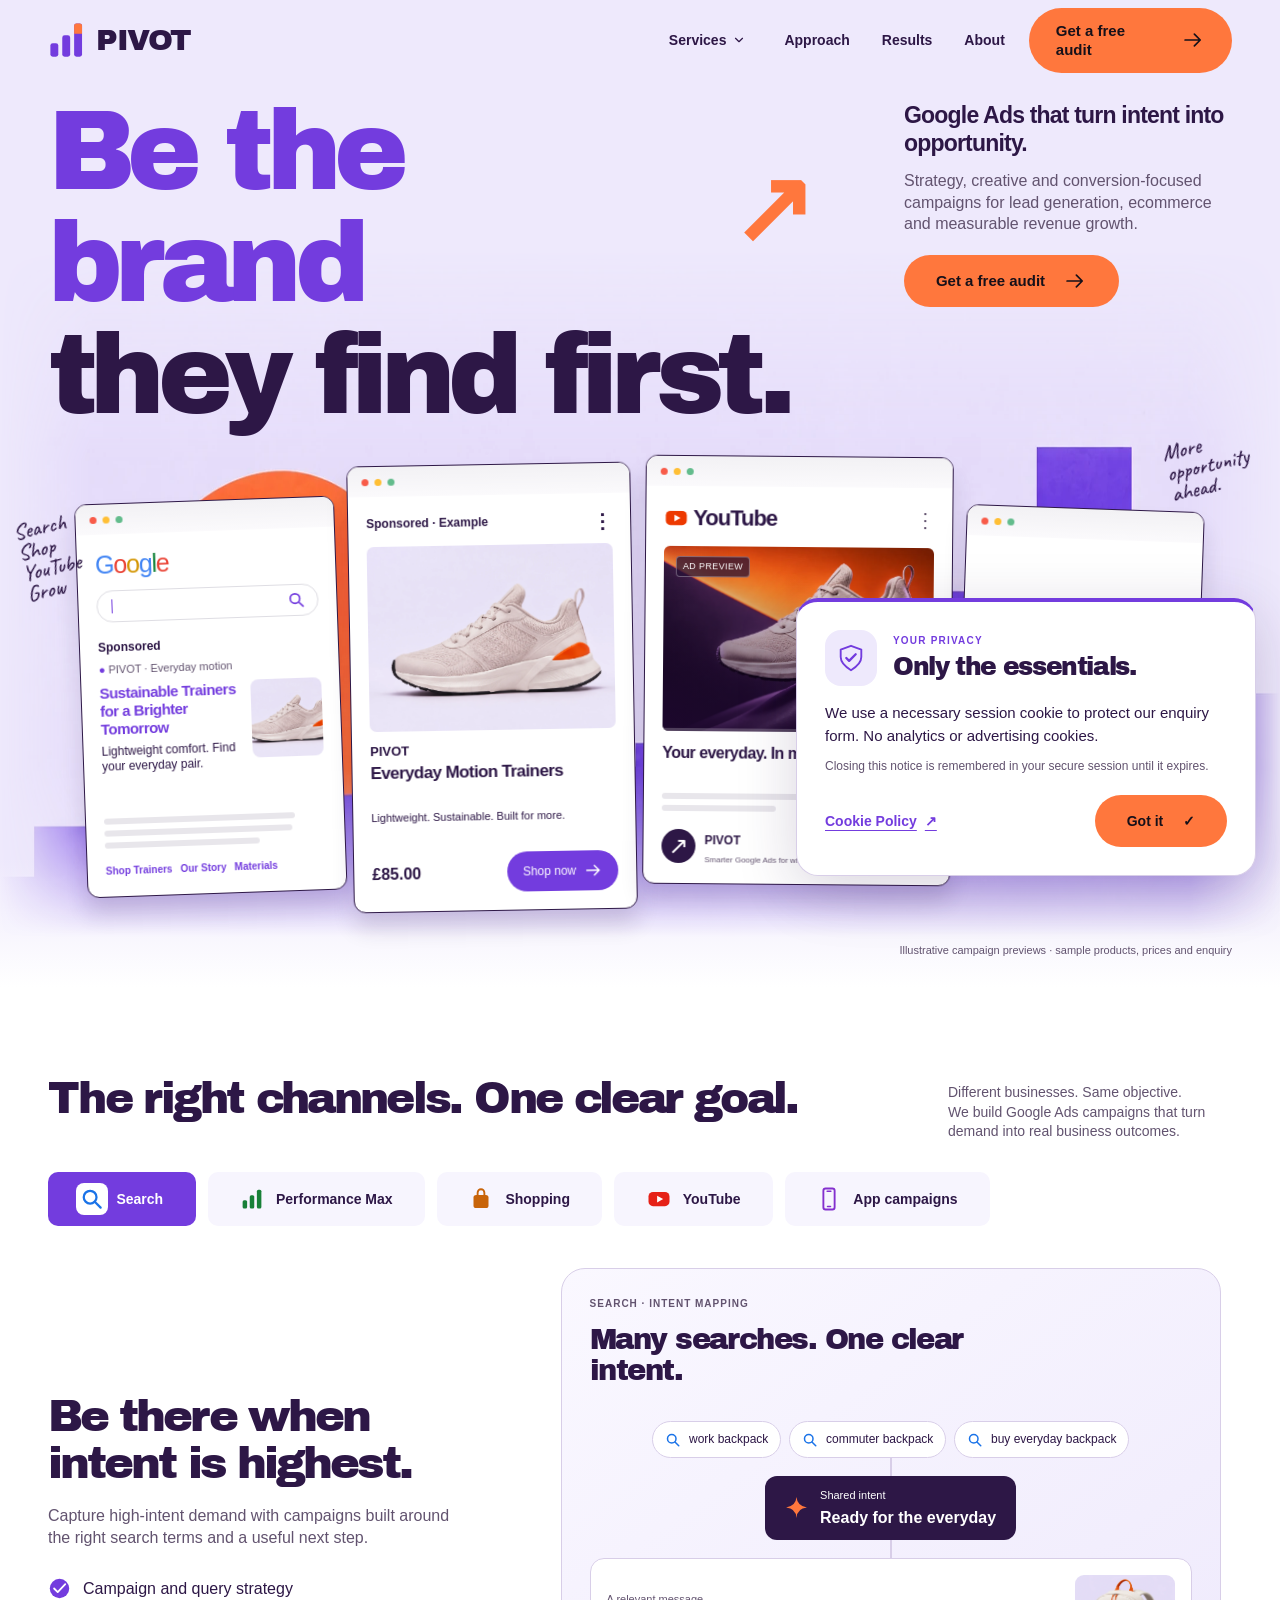
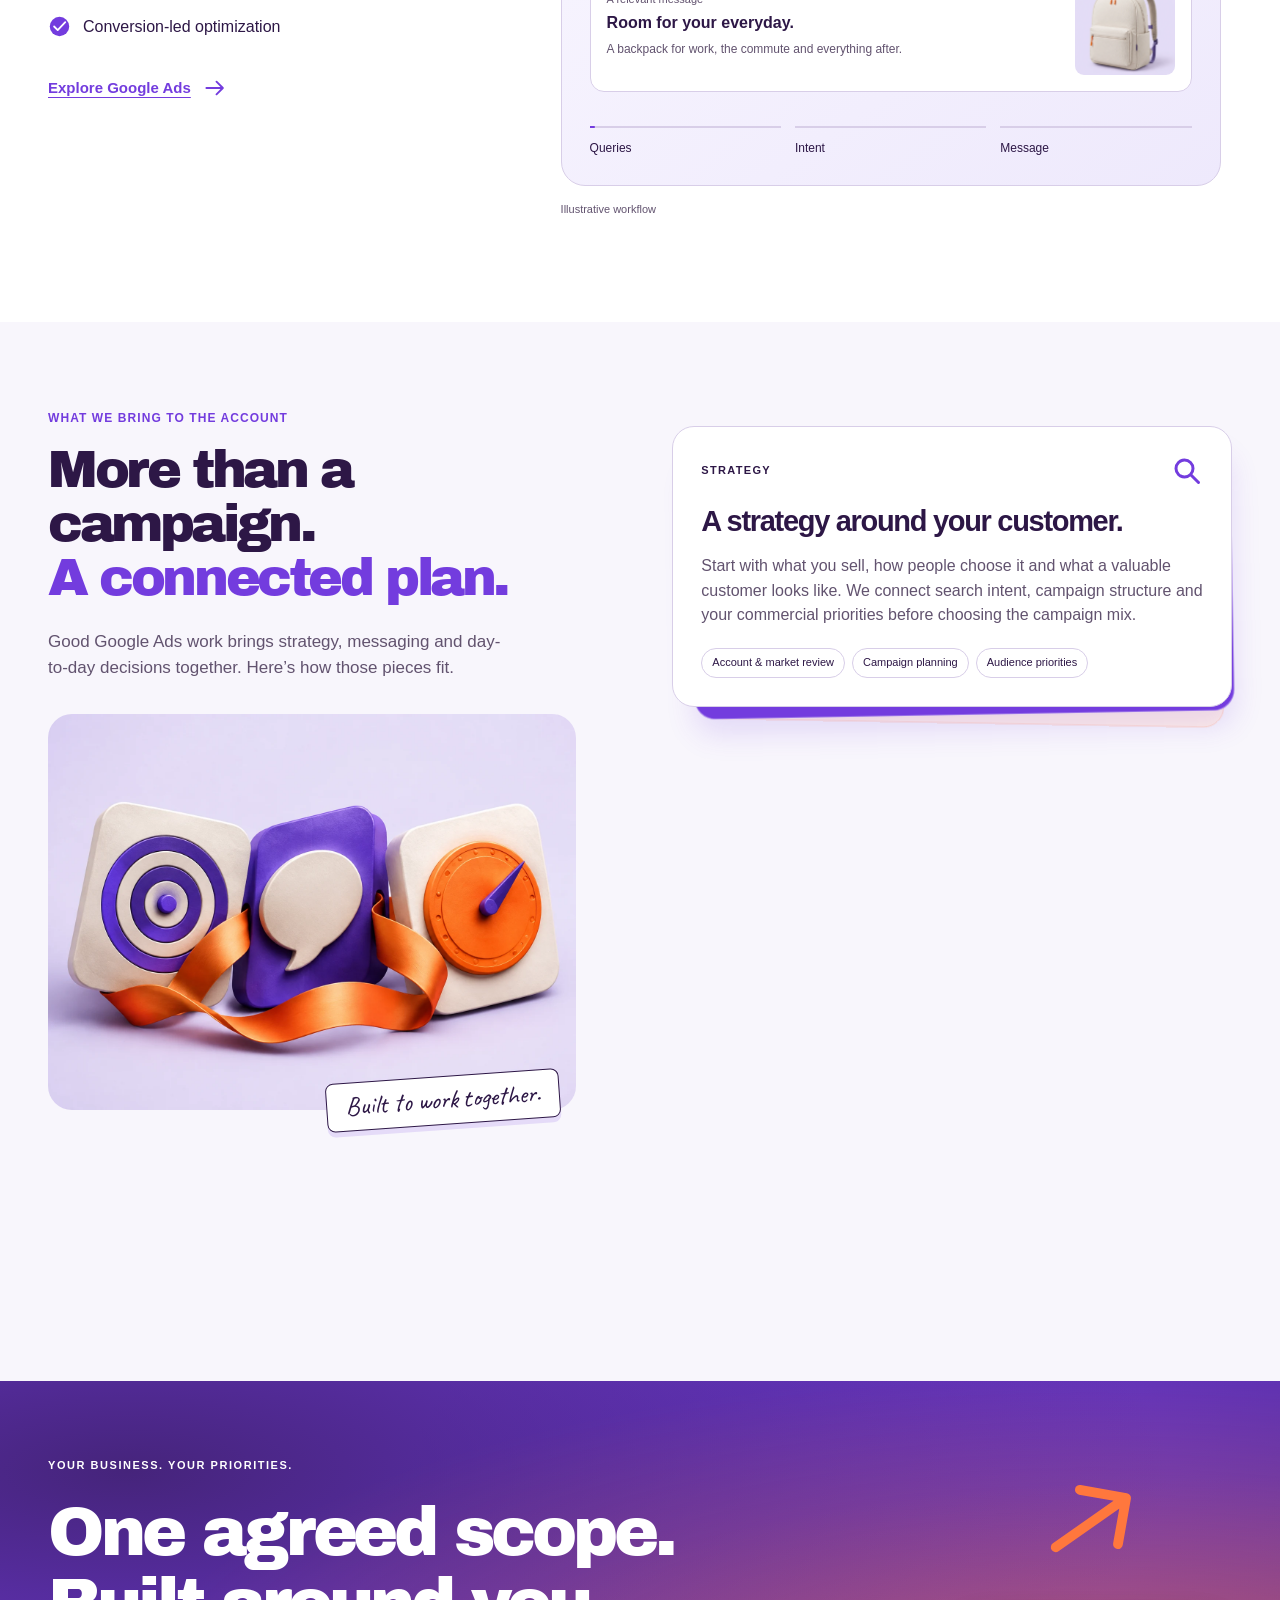
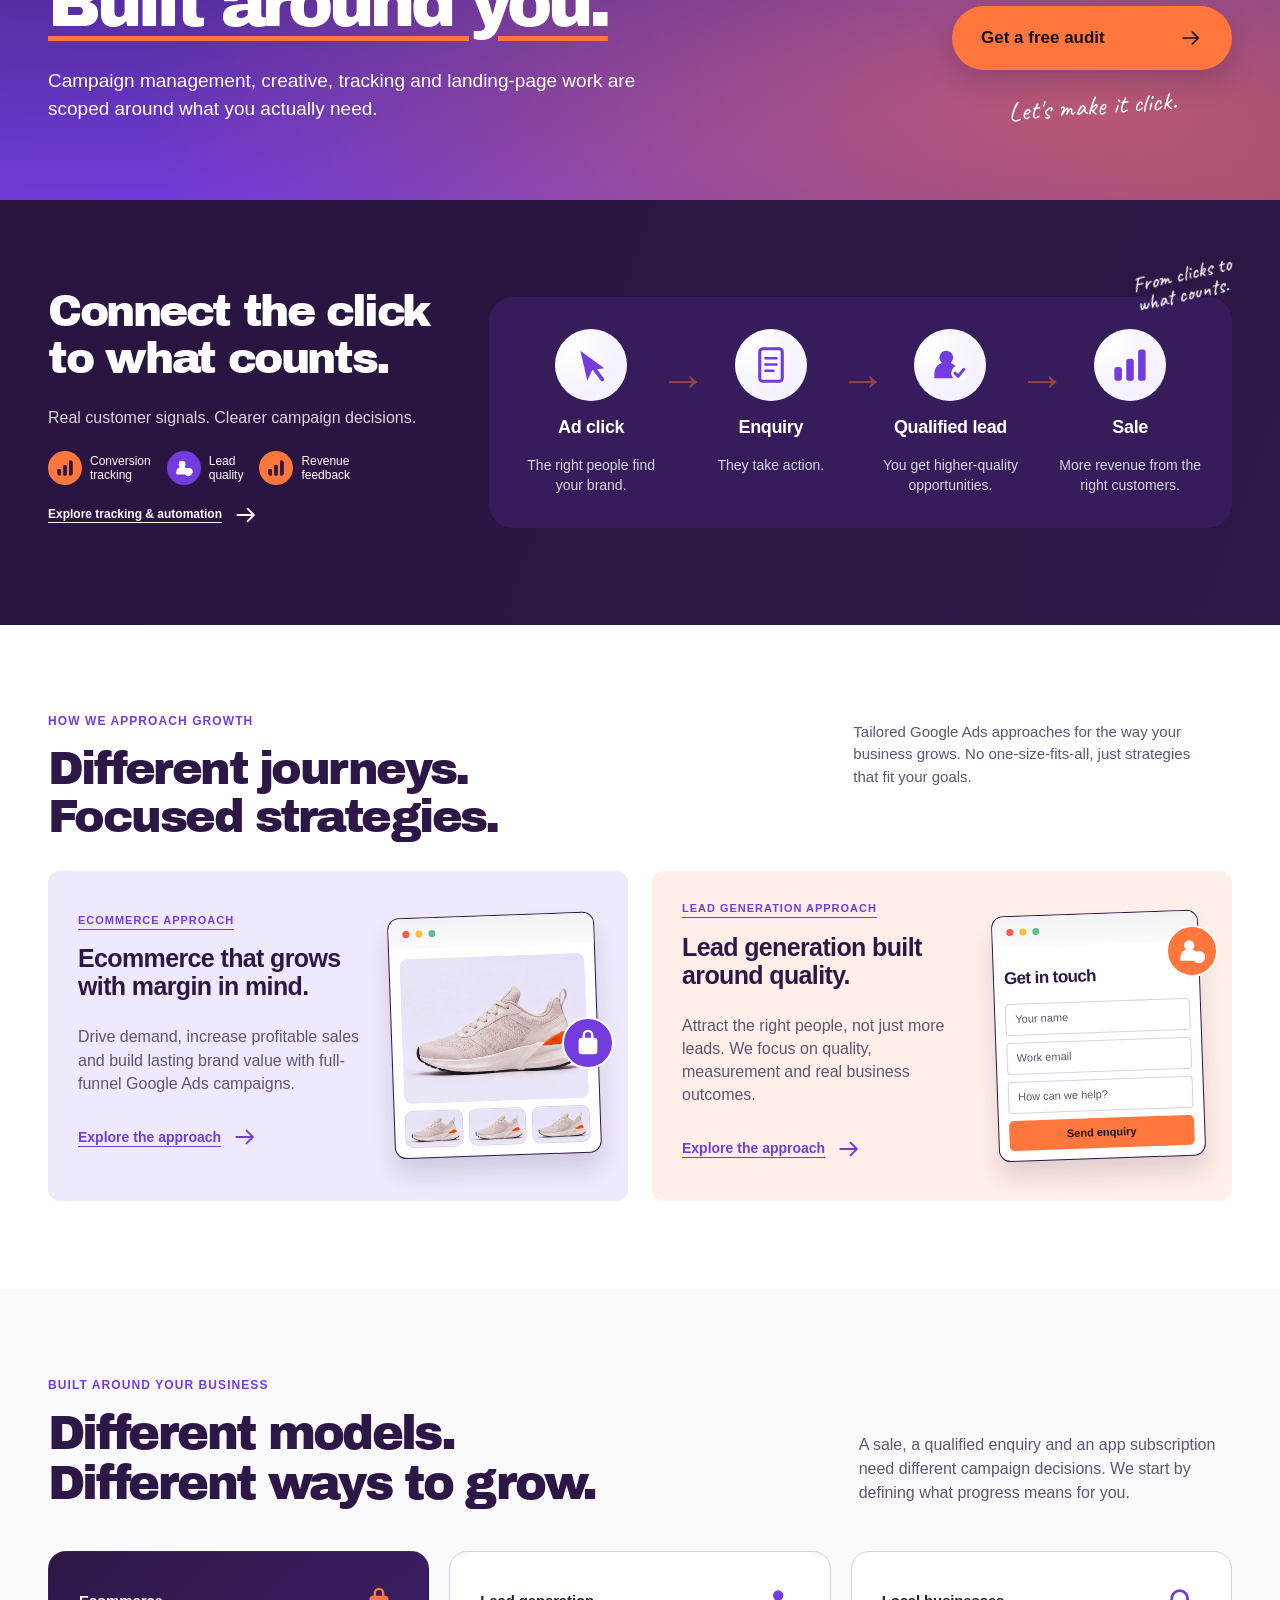
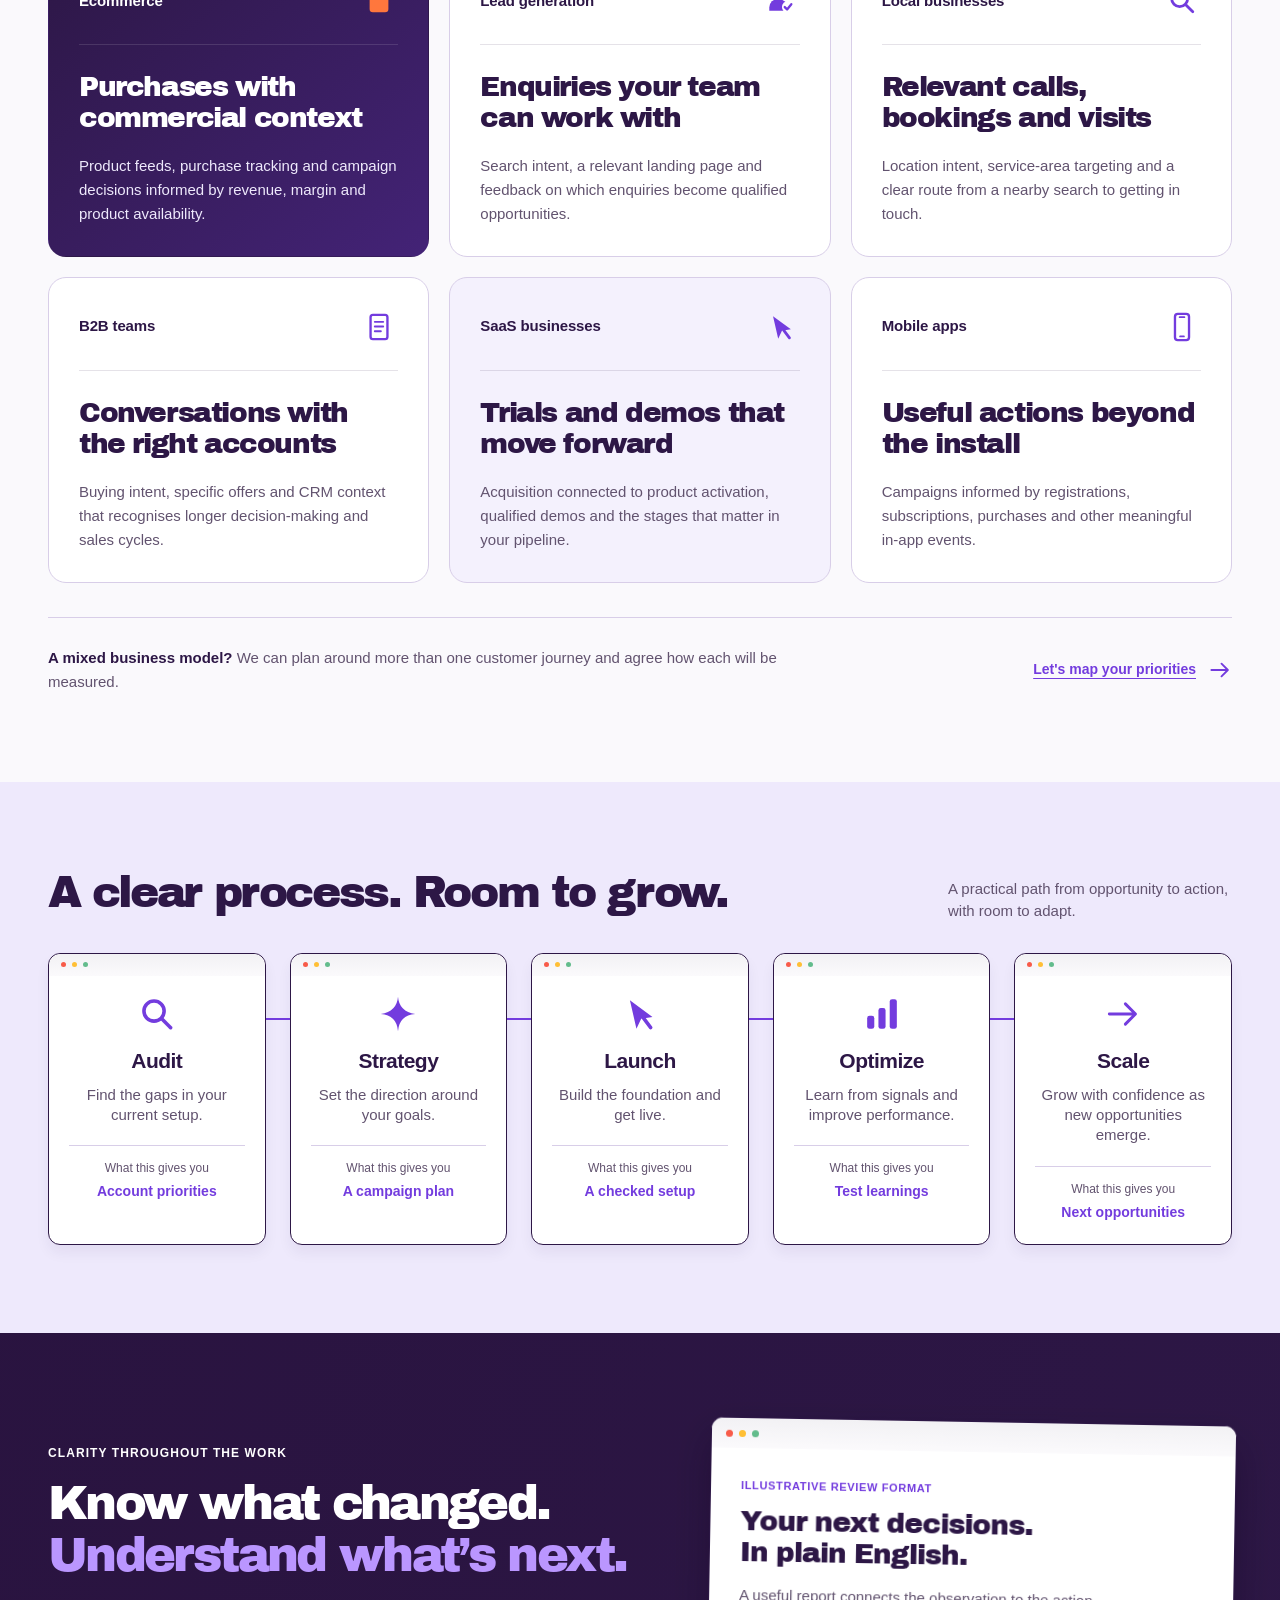
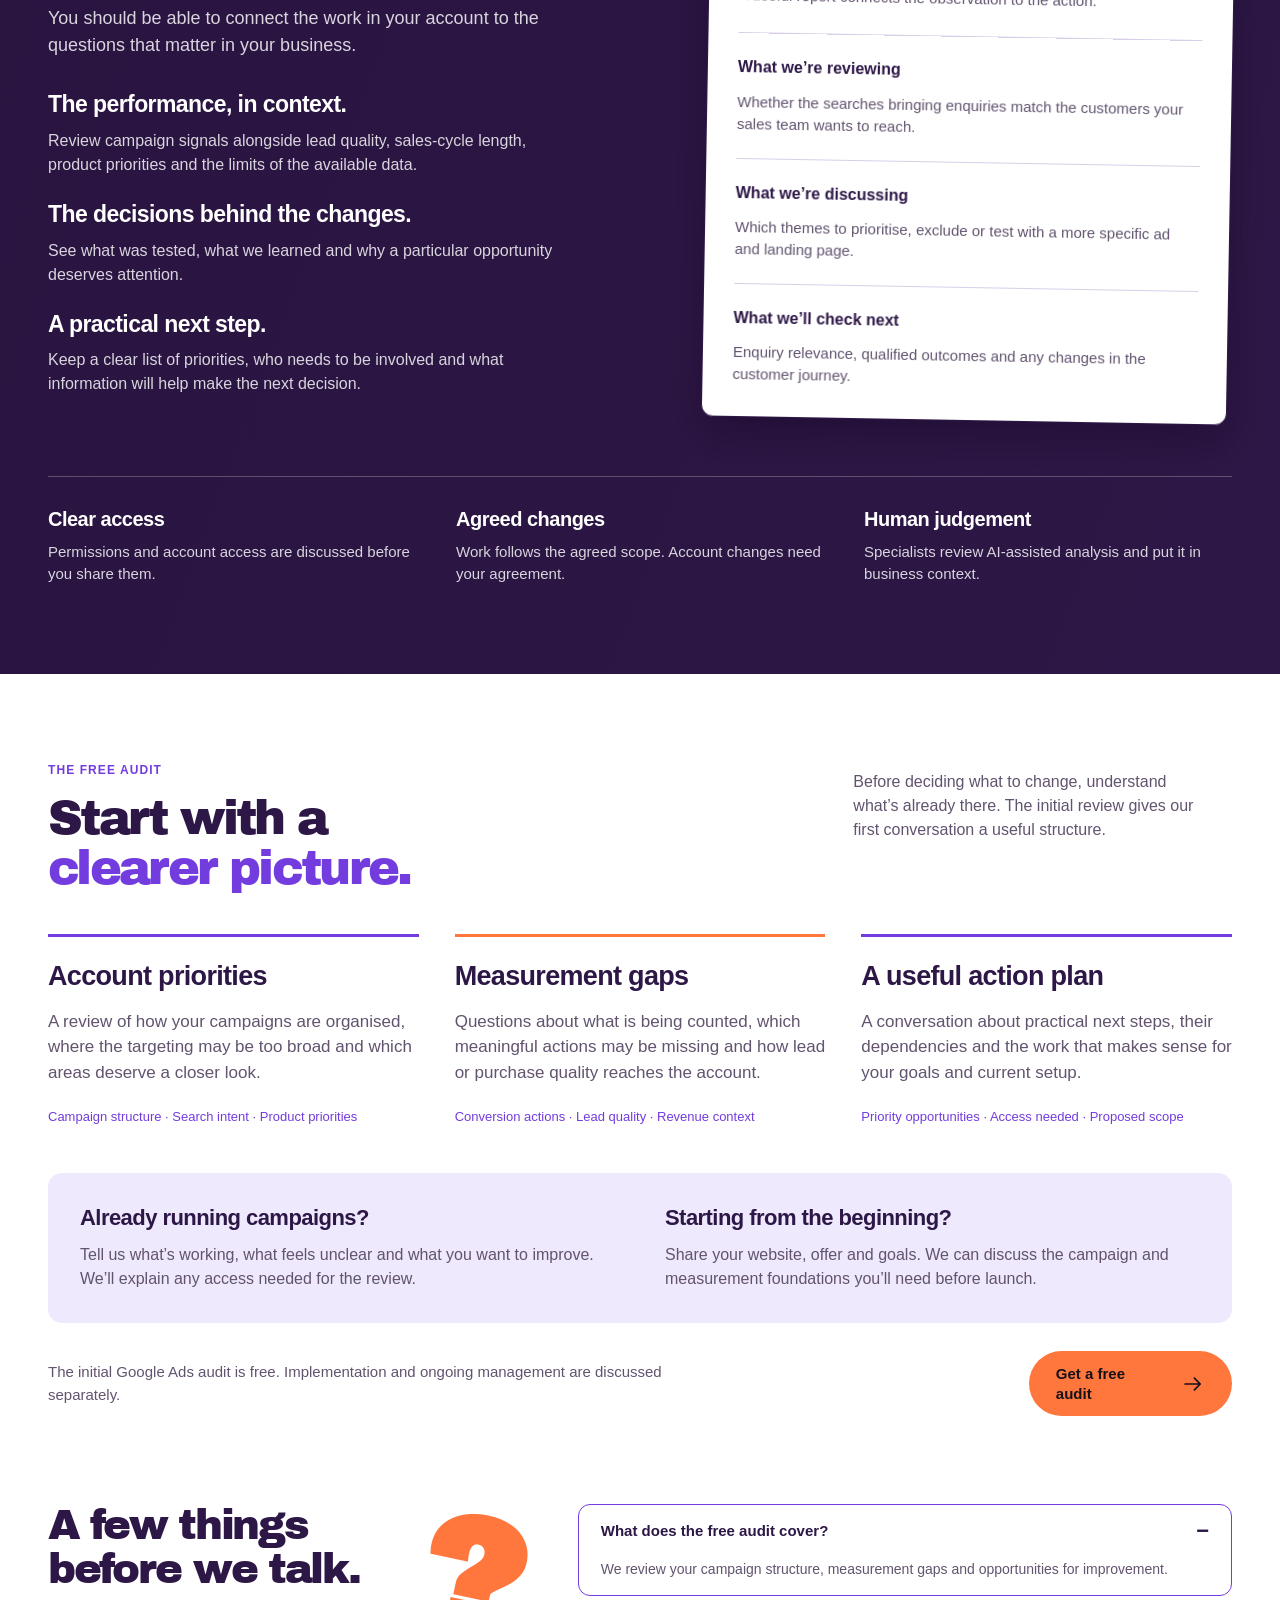
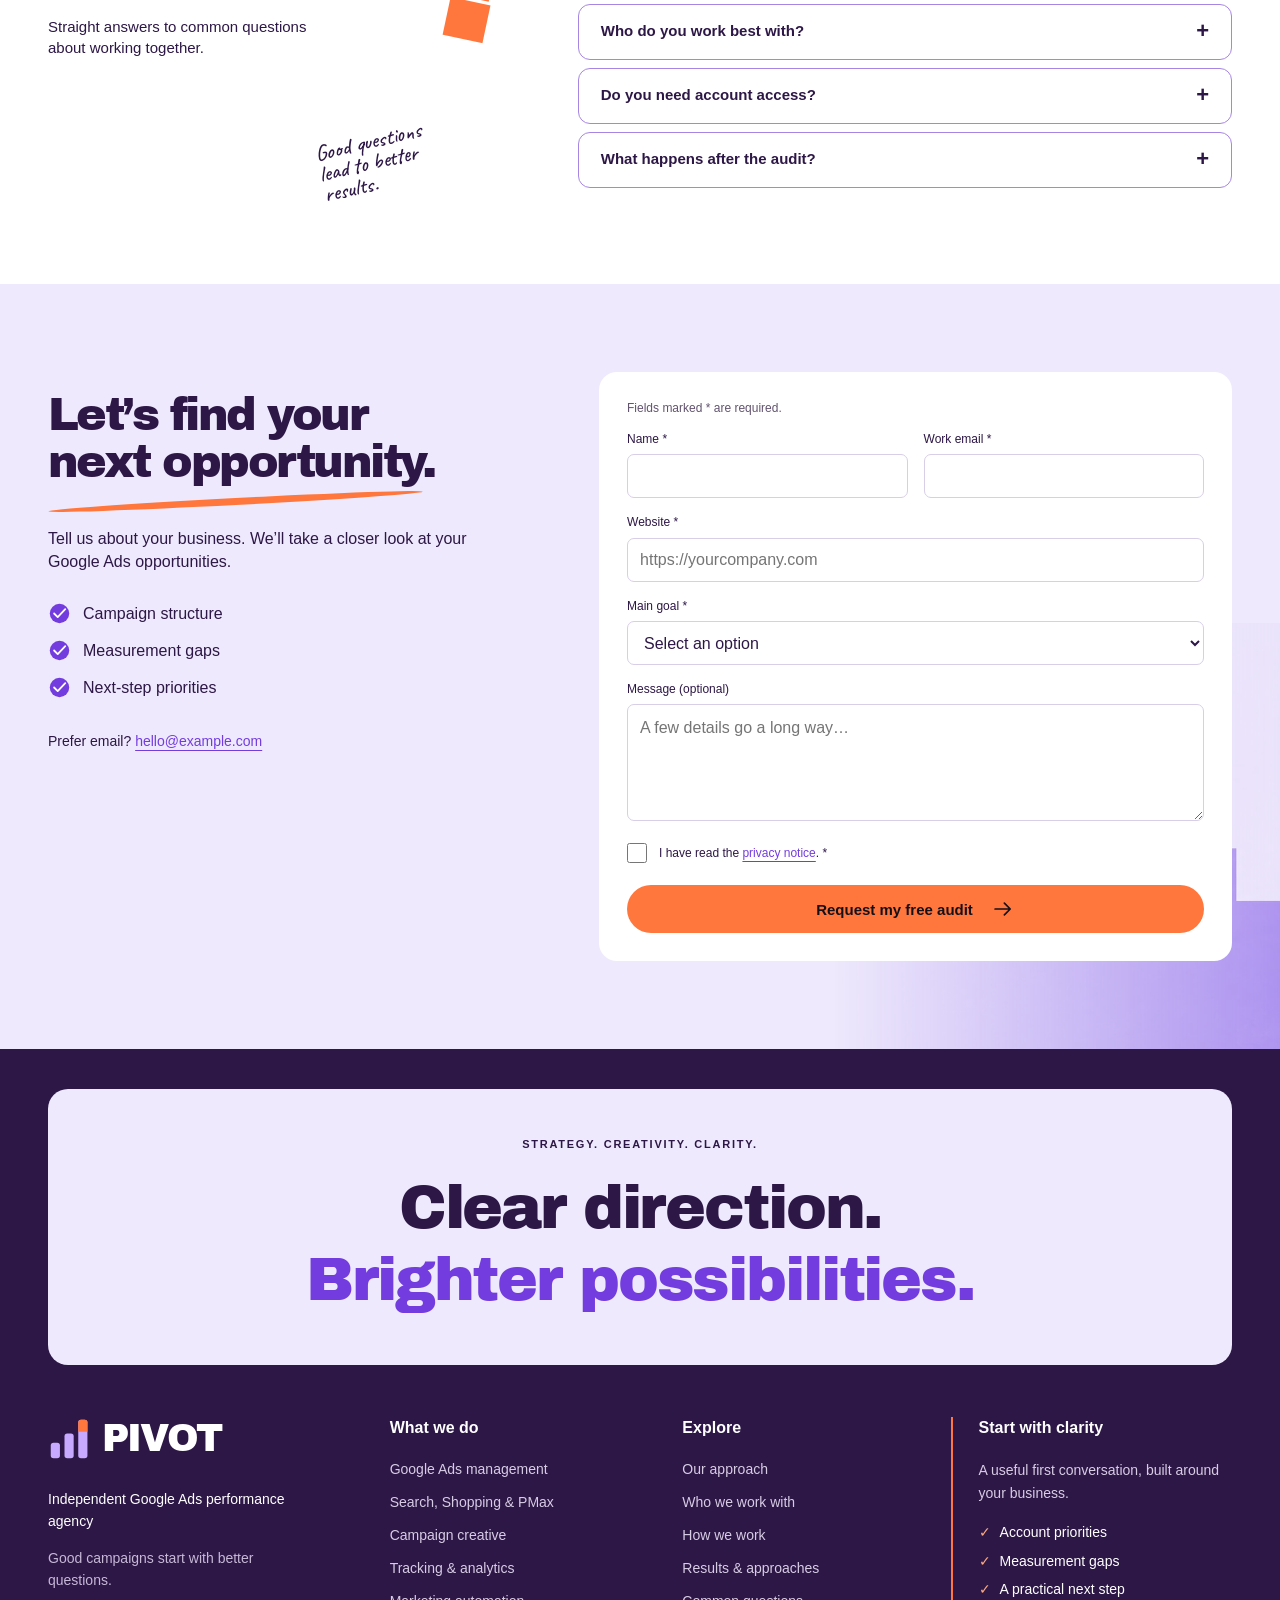
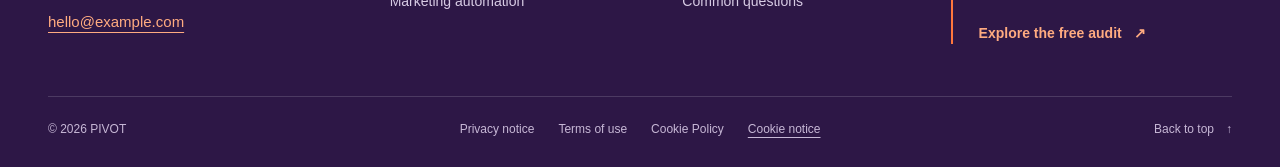
<file: index.html>
<!doctype html>

<html lang="en">
  <head>
    <meta charset="utf-8" />
    <meta content="width=device-width,initial-scale=1" name="viewport" />
    <title></title>
    <meta content="#EEE9FC" name="theme-color" />
    <link href="" rel="icon" />
    <link
      as="font"
      crossorigin=""
      href="assets/fonts/manrope-variable.ttf"
      rel="preload"
      type="font/ttf"
    />
    <link href="css/base.css" rel="stylesheet" />
    <link href="css/components.css" rel="stylesheet" />
    <link href="css/pages/home.css" rel="stylesheet" />
    <link href="css/art-direction.css" rel="stylesheet" />
    <link href="css/sections.css" rel="stylesheet" />
    <link href="css/pages/home-expanded.css" rel="stylesheet" />
    <link href="css/pages/campaign-motion.css" rel="stylesheet" />
    <link href="css/pages/campaign-responsive.css" rel="stylesheet" />
    <link href="css/pages/channel-explainers.css" rel="stylesheet" />
    <link href="css/pages/service-scope.css" rel="stylesheet" />
    <link href="css/pages/measurement-motion.css" rel="stylesheet" />
    <link href="css/pages/business-fit.css" rel="stylesheet" />
    <link href="css/footer.css" rel="stylesheet" />
    <link href="css/pages/form-envelope.css" rel="stylesheet" />
    <script src="js/main.js" type="module"></script>
    <script src="js/form.js" type="module"></script>
    <script src="js/campaign-motion.js" type="module"></script>
    <script src="js/channel-explainers.js" type="module"></script>
    <script src="js/scope-stack.js" type="module"></script>
    <script src="js/scope-banner.js" type="module"></script>
    <script src="js/measurement-motion.js" type="module"></script>
    <meta content="" name="description" />
    <meta content="noindex, nofollow" name="robots" />
    <link href="" rel="canonical" />
    <meta content="website" property="og:type" />
    <meta content="" property="og:site_name" />
    <meta content="" property="og:title" />
    <meta content="" property="og:description" />
    <meta content="" property="og:url" />
    <meta content="summary" name="twitter:card" />
    <meta content="" name="twitter:title" />
    <meta content="" name="twitter:description" />
  </head>
  <body class="page-index">
    <a class="skip-link" href="#main">Skip to content</a>
    <header class="site-header">
      <div class="container">
        <a aria-label="Home" class="brand" href="index.html"
          ><span class="brand-lockup" data-logo=""></span
        ></a>
        <nav aria-label="Main navigation" class="desktop-nav">
          <div class="services-menu">
            <button aria-controls="services-links" aria-expanded="false" data-services="">
              Services
              <svg
                aria-hidden="true"
                class="services-chevron"
                focusable="false"
                viewbox="0 0 24 24"
              >
                <use href="assets/icons.svg#chevron-down"></use>
              </svg>
            </button>
            <div hidden="" id="services-links">
              <a href="google-ads.html">Google Ads management</a
              ><a href="tracking.html">Tracking &amp; automation</a>
            </div>
          </div>
          <a href="index.html#process">Approach</a><a href="results.html">Results</a
          ><a href="index.html#about">About</a>
        </nav>
        <div class="header-actions">
          <span class="header-cta"
            ><a class="button" data-link="audit" href="index.html#audit"
              ><span data-content="cta">Get a free audit</span
              ><svg aria-hidden="true" class="icon" viewbox="0 0 64 64">
                <use href="assets/icons.svg#arrow"></use></svg></a></span
          ><button
            aria-controls="site-menu"
            aria-expanded="false"
            aria-label="Open menu"
            class="menu-toggle"
            data-menu-open=""
          >
            <span></span><span></span><span></span>
          </button>
        </div>
      </div>
    </header>
    <dialog aria-labelledby="menu-title" id="site-menu">
      <div class="menu-heading">
        <h2 id="menu-title">Explore</h2>
        <button aria-label="Close menu" data-menu-close="">×</button>
      </div>
      <nav aria-label="Mobile navigation">
        <a href="index.html">Home</a><a href="google-ads.html">Google Ads management</a
        ><a href="tracking.html">Tracking &amp; automation</a
        ><a href="index.html#process">Approach</a><a href="results.html">Results</a
        ><a href="index.html#about">About</a
        ><a class="button" data-link="audit" href="index.html#audit"
          ><span data-content="cta">Get a free audit</span
          ><svg aria-hidden="true" class="icon" viewbox="0 0 64 64">
            <use href="assets/icons.svg#arrow"></use></svg
        ></a>
      </nav>
    </dialog>
    <main id="main">
      <section class="home-hero lavender" id="hero">
        <div class="container">
          <div class="hero-heading">
            <h1>
              <span class="hero-first"
                ><span class="primary" data-content="heroTitle">Be the brand</span
                ><span aria-hidden="true" class="hero-arrow">↗</span></span
              ><span data-content="heroTitleEnd">they find first.</span>
            </h1>
            <div class="hero-intro">
              <h2 data-content="heroSupporting">Google Ads that turn intent into opportunity.</h2>
              <p data-content="heroDescription">
                Strategy, creative and conversion-focused campaigns for lead generation, ecommerce
                and measurable revenue growth.
              </p>
              <a class="button" data-link="audit" href="index.html#audit"
                ><span data-content="cta">Get a free audit</span
                ><svg aria-hidden="true" class="icon" viewbox="0 0 64 64">
                  <use href="assets/icons.svg#arrow"></use></svg
              ></a>
            </div>
          </div>
          <div class="campaign-scene">
            <div aria-hidden="true" class="scene-decor">
              <img alt="" height="724" src="assets/campaign-backdrop.webp" width="2172" />
            </div>
            <span aria-hidden="true" class="hand-note scene-note-left"
              >Search<br />Shop<br />YouTube<br />Grow</span
            ><span aria-hidden="true" class="hand-note scene-note-right"
              >More<br />opportunity<br />ahead.</span
            >
            <div
              aria-label="Explore campaign previews"
              class="campaign-navigation"
              hidden=""
              role="group"
            >
              <button
                aria-controls="campaign-search"
                aria-label="Show Search preview"
                data-campaign-select="0"
                type="button"
              >
                Search
              </button>
              <button
                aria-controls="campaign-shopping"
                aria-label="Show Shopping preview"
                data-campaign-select="1"
                type="button"
              >
                Shopping
              </button>
              <button
                aria-controls="campaign-video"
                aria-label="Show YouTube preview"
                data-campaign-select="2"
                type="button"
              >
                YouTube
              </button>
              <button
                aria-controls="campaign-enquiry"
                aria-label="Show Enquiry preview"
                data-campaign-select="3"
                type="button"
              >
                Enquiry
              </button>
            </div>
            <div
              aria-label="Campaign previews. Swipe or use the arrow keys to explore."
              class="campaign-cascade"
              id="campaign-cascade"
              tabindex="0"
            >
              <div class="campaign-slot" id="campaign-search">
                <article
                  aria-label="Illustrative campaign preview"
                  class="browser-card search-card"
                >
                  <div aria-hidden="true" class="browser-bar"><i></i><i></i><i></i></div>
                  <div class="browser-body">
                    <div class="mobile-card-label">
                      <span class="icon-disc"
                        ><svg aria-hidden="true" class="icon" viewbox="0 0 64 64">
                          <use href="assets/icons.svg#search"></use></svg
                      ></span>
                      <div>
                        <h3>Search</h3>
                        <p>Capture high-intent demand.</p>
                      </div>
                    </div>
                    <div class="ad-content">
                      <div aria-label="Google" class="preview-platform google-word">
                        <span>G</span><span>o</span><span>o</span><span>g</span><span>l</span
                        ><span>e</span>
                      </div>
                      <div class="search-query">
                        <span aria-hidden="true" class="story-query-text" data-story-query=""
                          >sustainable trainers</span
                        >
                        <span class="sr-only" data-story-query-label=""
                          >Example search: sustainable trainers</span
                        >
                        <svg aria-hidden="true" class="icon" viewbox="0 0 64 64">
                          <use href="assets/icons.svg#search"></use>
                        </svg>
                      </div>
                      <p class="micro sponsored">Sponsored</p>
                      <p class="micro ad-domain">
                        <span aria-hidden="true" class="domain-dot">●</span>
                        <span data-brand="name"></span> ·
                        <span data-story-domain="">Everyday motion</span>
                      </p>
                      <div class="search-result">
                        <div>
                          <h3>Sustainable Trainers for a Brighter Tomorrow</h3>
                          <p>Lightweight comfort. Find your everyday pair.</p>
                        </div>
                        <img
                          alt="Illustrative pale knit trainer with a bright orange heel"
                          class="shoe"
                          height="1086"
                          loading="lazy"
                          src="assets/campaign-sneaker.webp"
                          width="1448"
                        />
                      </div>
                      <div aria-hidden="true" class="skeleton"><i></i><i></i><i></i></div>
                      <div aria-hidden="true" class="search-sitelinks">
                        <span>Shop Trainers</span><span>Our Story</span><span>Materials</span>
                      </div>
                    </div>
                  </div>
                </article>
              </div>
              <div class="campaign-slot" id="campaign-shopping">
                <article
                  aria-label="Illustrative campaign preview"
                  class="browser-card shopping-card"
                >
                  <div aria-hidden="true" class="browser-bar"><i></i><i></i><i></i></div>
                  <div class="browser-body">
                    <div class="mobile-card-label">
                      <span class="icon-disc"
                        ><svg aria-hidden="true" class="icon" viewbox="0 0 64 64">
                          <use href="assets/icons.svg#bag"></use></svg
                      ></span>
                      <div>
                        <h3>Shopping</h3>
                        <p>Put your products in the picture.</p>
                      </div>
                    </div>
                    <div class="ad-content">
                      <div class="ad-kicker">
                        <span>Sponsored · Example</span><span aria-hidden="true">⋮</span>
                      </div>
                      <img
                        alt="Illustrative pale knit trainer with a bright orange heel"
                        class="shoe"
                        height="1086"
                        loading="lazy"
                        src="assets/campaign-sneaker.webp"
                        width="1448"
                      />
                      <p class="product-brand" data-brand="name"></p>
                      <h3>Everyday Motion Trainers</h3>
                      <p class="micro product-caption">Lightweight. Sustainable. Built for more.</p>
                      <div class="product-bottom">
                        <strong>£85.00</strong
                        ><span class="preview-pill"
                          >Shop now
                          <svg aria-hidden="true" class="icon" viewbox="0 0 64 64">
                            <use href="assets/icons.svg#arrow"></use></svg
                        ></span>
                      </div>
                    </div>
                  </div>
                </article>
              </div>
              <div class="campaign-slot" id="campaign-video">
                <article aria-label="Illustrative campaign preview" class="browser-card video-card">
                  <div aria-hidden="true" class="browser-bar"><i></i><i></i><i></i></div>
                  <div class="browser-body">
                    <div class="mobile-card-label">
                      <span class="icon-disc"
                        ><svg aria-hidden="true" class="icon" viewbox="0 0 64 64">
                          <use href="assets/icons.svg#video"></use></svg
                      ></span>
                      <div>
                        <h3>YouTube</h3>
                        <p>Build demand with a stronger message.</p>
                      </div>
                    </div>
                    <div class="ad-content">
                      <div class="preview-platform youtube-word">
                        <svg aria-hidden="true" class="icon" viewbox="0 0 64 64">
                          <use href="assets/icons.svg#video"></use>
                        </svg>
                        YouTube <span aria-hidden="true">⋮</span>
                      </div>
                      <div class="poster-frame">
                        <img
                          alt="Illustrative trainer campaign in an orange and violet studio"
                          class="poster"
                          height="941"
                          loading="lazy"
                          src="assets/campaign-film-sneaker.webp"
                          width="1672"
                        />
                        <span class="story-video-badge">Ad preview</span>
                        <strong class="story-video-slogan" data-story-slogan=""
                          >Make your next move.</strong
                        >
                        <span aria-hidden="true" class="story-video-progress"><i></i></span>
                        <span aria-hidden="true" class="play-symbol">▶</span>
                      </div>
                      <h3>Your everyday. In motion.</h3>
                      <div aria-hidden="true" class="skeleton"><i></i><i></i></div>
                      <div class="channel-byline">
                        <span aria-hidden="true" class="brand-avatar">↗</span>
                        <div>
                          <strong data-brand="name"></strong
                          ><small>Smarter Google Ads for what’s next.</small>
                        </div>
                        <span class="subscribe-label">Subscribe</span>
                      </div>
                    </div>
                  </div>
                </article>
              </div>
              <div class="campaign-slot" id="campaign-enquiry">
                <article
                  aria-label="Illustrative campaign preview"
                  class="browser-card enquiry-card"
                >
                  <div aria-hidden="true" class="browser-bar"><i></i><i></i><i></i></div>
                  <div class="browser-body">
                    <div class="mobile-card-label">
                      <span class="icon-disc"
                        ><svg aria-hidden="true" class="icon" viewbox="0 0 64 64">
                          <use href="assets/icons.svg#contact"></use></svg
                      ></span>
                      <div>
                        <h3>Enquiry</h3>
                        <p>Turn interest into opportunity.</p>
                      </div>
                    </div>
                    <div class="ad-content">
                      <div class="enquiry-icon">
                        <svg aria-hidden="true" class="icon" viewbox="0 0 64 64">
                          <use href="assets/icons.svg#check"></use>
                        </svg>
                      </div>
                      <h3>Enquiry submitted!</h3>
                      <p>Thanks for getting in touch.<br />Our team will be in contact soon.</p>
                      <div aria-hidden="true" class="skeleton"><i></i><i></i></div>
                    </div>
                  </div>
                </article>
              </div>
            </div>
          </div>
          <div class="campaign-meta">
            <p class="illustration-note">
              Illustrative campaign previews · sample products, prices and enquiry
            </p>
          </div>
        </div>
      </section>
      <section class="section" id="channels">
        <div class="container" data-reveal="">
          <div class="section-heading">
            <h2>The right channels. One clear goal.</h2>
            <p>
              Different businesses. Same objective.<br />We build Google Ads campaigns that turn
              demand into real business outcomes.
            </p>
          </div>
          <div data-tabs="">
            <div aria-label="Campaign channels" class="tab-list" role="tablist">
              <button
                aria-controls="panel-0"
                aria-selected="true"
                id="tab-0"
                role="tab"
                tabindex="0"
              >
                <svg aria-hidden="true" class="icon" viewbox="0 0 64 64">
                  <use href="assets/icons.svg#search"></use></svg
                >Search</button
              ><button
                aria-controls="panel-1"
                aria-selected="false"
                id="tab-1"
                role="tab"
                tabindex="-1"
              >
                <svg aria-hidden="true" class="icon" viewbox="0 0 64 64">
                  <use href="assets/icons.svg#chart"></use></svg
                >Performance Max</button
              ><button
                aria-controls="panel-2"
                aria-selected="false"
                id="tab-2"
                role="tab"
                tabindex="-1"
              >
                <svg aria-hidden="true" class="icon" viewbox="0 0 64 64">
                  <use href="assets/icons.svg#bag"></use></svg
                >Shopping</button
              ><button
                aria-controls="panel-3"
                aria-selected="false"
                id="tab-3"
                role="tab"
                tabindex="-1"
              >
                <svg aria-hidden="true" class="icon" viewbox="0 0 64 64">
                  <use href="assets/icons.svg#video"></use></svg
                >YouTube</button
              ><button
                aria-controls="panel-4"
                aria-selected="false"
                id="tab-4"
                role="tab"
                tabindex="-1"
              >
                <svg aria-hidden="true" class="icon" viewbox="0 0 64 64">
                  <use href="assets/icons.svg#phone"></use></svg
                >App campaigns
              </button>
            </div>
            <div
              aria-labelledby="tab-0"
              class="channel-panel"
              id="panel-0"
              role="tabpanel"
              tabindex="0"
            >
              <div>
                <h3>Be there when intent is highest.</h3>
                <p>
                  Capture high-intent demand with campaigns built around the right search terms and
                  a useful next step.
                </p>
                <ul class="check-list">
                  <li>
                    <svg aria-hidden="true" class="icon" viewbox="0 0 64 64">
                      <use href="assets/icons.svg#check"></use></svg
                    ><span>Campaign and query strategy</span>
                  </li>
                  <li>
                    <svg aria-hidden="true" class="icon" viewbox="0 0 64 64">
                      <use href="assets/icons.svg#check"></use></svg
                    ><span>Conversion-led optimization</span>
                  </li>
                </ul>
                <a class="text-link" href="google-ads.html"
                  >Explore Google Ads
                  <svg aria-hidden="true" class="icon" viewbox="0 0 64 64">
                    <use href="assets/icons.svg#arrow"></use></svg
                ></a>
              </div>
              <div class="channel-visual channel-explainer">
                <figure
                  aria-labelledby="diagram-title-search"
                  class="channel-diagram diagram-search"
                  data-channel-diagram=""
                  id="diagram-search"
                >
                  <figcaption>
                    <p class="diagram-kicker">SEARCH · INTENT MAPPING</p>
                    <h3 id="diagram-title-search">Many searches. One clear intent.</h3>
                  </figcaption>
                  <div class="diagram-stage">
                    <div class="query-stack" data-channel-beat="0">
                      <span
                        ><svg aria-hidden="true" class="icon" viewbox="0 0 64 64">
                          <use href="assets/icons.svg#search"></use></svg
                        >work backpack</span
                      >
                      <span
                        ><svg aria-hidden="true" class="icon" viewbox="0 0 64 64">
                          <use href="assets/icons.svg#search"></use></svg
                        >commuter backpack</span
                      >
                      <span
                        ><svg aria-hidden="true" class="icon" viewbox="0 0 64 64">
                          <use href="assets/icons.svg#search"></use></svg
                        >buy everyday backpack</span
                      >
                    </div>
                    <div class="intent-bridge" data-channel-beat="1">
                      <span aria-hidden="true" class="diagram-connector"></span>
                      <div>
                        <svg aria-hidden="true" class="icon" viewbox="0 0 64 64">
                          <use href="assets/icons.svg#spark"></use></svg
                        ><span>Shared intent<strong>Ready for the everyday</strong></span>
                      </div>
                      <span aria-hidden="true" class="diagram-connector"></span>
                    </div>
                    <div class="intent-answer diagram-tile" data-channel-beat="2">
                      <div>
                        <span class="diagram-label">A relevant message</span
                        ><strong>Room for your everyday.</strong>
                        <p>A backpack for work, the commute and everything after.</p>
                      </div>
                      <img
                        alt="Illustrative everyday backpack"
                        height="450"
                        loading="lazy"
                        src="assets/campaign-backpack.webp"
                        width="600"
                      />
                    </div>
                  </div>
                  <ol aria-label="How this channel works" class="channel-steps">
                    <li data-channel-beat="0">Queries</li>
                    <li data-channel-beat="1">Intent</li>
                    <li data-channel-beat="2">Message</li>
                  </ol>
                </figure>
                <div class="channel-diagram-controls">
                  <span>Illustrative workflow</span>
                </div>
              </div>
            </div>
            <div
              aria-labelledby="tab-1"
              class="channel-panel"
              id="panel-1"
              role="tabpanel"
              tabindex="0"
            >
              <div>
                <h3>Connect your signals across channels.</h3>
                <p>
                  Bring campaign structure, creative assets and conversion data together around a
                  clear business goal.
                </p>
                <ul class="check-list">
                  <li>
                    <svg aria-hidden="true" class="icon" viewbox="0 0 64 64">
                      <use href="assets/icons.svg#check"></use></svg
                    ><span>Audience and creative signals</span>
                  </li>
                  <li>
                    <svg aria-hidden="true" class="icon" viewbox="0 0 64 64">
                      <use href="assets/icons.svg#check"></use></svg
                    ><span>Value-based optimization</span>
                  </li>
                </ul>
                <a class="text-link" href="google-ads.html"
                  >Explore Google Ads
                  <svg aria-hidden="true" class="icon" viewbox="0 0 64 64">
                    <use href="assets/icons.svg#arrow"></use></svg
                ></a>
              </div>
              <div class="channel-visual channel-explainer">
                <figure
                  aria-labelledby="diagram-title-pmax"
                  class="channel-diagram diagram-pmax"
                  data-channel-diagram=""
                  id="diagram-pmax"
                >
                  <figcaption>
                    <p class="diagram-kicker">PERFORMANCE MAX · CREATIVE SYSTEM</p>
                    <h3 id="diagram-title-pmax">One brief. Multiple formats.</h3>
                  </figcaption>
                  <div class="diagram-stage">
                    <div class="asset-brief diagram-tile" data-channel-beat="0">
                      <img
                        alt="Illustrative headphones creative"
                        height="450"
                        loading="lazy"
                        src="assets/campaign-headphones.webp"
                        width="600"
                      />
                      <div>
                        <span class="diagram-label">The creative brief</span
                        ><strong>Find your own frequency.</strong>
                        <div class="asset-tags">
                          <span>Images</span><span>Copy</span><span>Video</span>
                        </div>
                      </div>
                    </div>
                    <div aria-hidden="true" class="format-branches"><i></i><i></i><i></i></div>
                    <div class="format-grid" data-channel-beat="1">
                      <div class="format-tile">
                        <svg aria-hidden="true" class="icon" viewbox="0 0 64 64">
                          <use href="assets/icons.svg#search"></use></svg
                        ><strong>Search</strong
                        ><span class="format-headline">Your sound.<br />Your space.</span>
                      </div>
                      <div class="format-tile">
                        <svg aria-hidden="true" class="icon" viewbox="0 0 64 64">
                          <use href="assets/icons.svg#bag"></use></svg
                        ><strong>Shopping</strong
                        ><img
                          alt="Headphones in a Shopping format"
                          height="450"
                          loading="lazy"
                          src="assets/campaign-headphones.webp"
                          width="600"
                        />
                      </div>
                      <div class="format-tile">
                        <svg aria-hidden="true" class="icon" viewbox="0 0 64 64">
                          <use href="assets/icons.svg#video"></use></svg
                        ><strong>YouTube</strong
                        ><img
                          alt="Headphones in a video format"
                          height="450"
                          loading="lazy"
                          src="assets/campaign-film-headphones.webp"
                          width="600"
                        />
                      </div>
                    </div>
                    <div class="shared-goal" data-channel-beat="2">
                      <svg aria-hidden="true" class="icon" viewbox="0 0 64 64">
                        <use href="assets/icons.svg#check"></use></svg
                      ><span>Different placements.<strong>One conversion goal.</strong></span>
                    </div>
                  </div>
                  <ol aria-label="How this channel works" class="channel-steps">
                    <li data-channel-beat="0">Materials</li>
                    <li data-channel-beat="1">Formats</li>
                    <li data-channel-beat="2">Goal</li>
                  </ol>
                </figure>
                <div class="channel-diagram-controls">
                  <span>Illustrative workflow</span>
                </div>
              </div>
            </div>
            <div
              aria-labelledby="tab-2"
              class="channel-panel"
              id="panel-2"
              role="tabpanel"
              tabindex="0"
            >
              <div>
                <h3>Give your products a clearer path to purchase.</h3>
                <p>
                  Improve feed quality, product segmentation and the connection between spend and
                  revenue.
                </p>
                <ul class="check-list">
                  <li>
                    <svg aria-hidden="true" class="icon" viewbox="0 0 64 64">
                      <use href="assets/icons.svg#check"></use></svg
                    ><span>Merchant Center and feeds</span>
                  </li>
                  <li>
                    <svg aria-hidden="true" class="icon" viewbox="0 0 64 64">
                      <use href="assets/icons.svg#check"></use></svg
                    ><span>Product-level performance</span>
                  </li>
                </ul>
                <a class="text-link" href="google-ads.html"
                  >Explore Google Ads
                  <svg aria-hidden="true" class="icon" viewbox="0 0 64 64">
                    <use href="assets/icons.svg#arrow"></use></svg
                ></a>
              </div>
              <div class="channel-visual channel-explainer">
                <figure
                  aria-labelledby="diagram-title-shopping"
                  class="channel-diagram diagram-shopping"
                  data-channel-diagram=""
                  id="diagram-shopping"
                >
                  <figcaption>
                    <p class="diagram-kicker">SHOPPING · PRODUCT DATA</p>
                    <h3 id="diagram-title-shopping">A better feed. A clearer storefront.</h3>
                  </figcaption>
                  <div class="diagram-stage">
                    <div class="feed-to-store">
                      <div class="product-feed diagram-tile" data-channel-beat="0">
                        <span class="diagram-label">Product feed</span>
                        <dl>
                          <div>
                            <dt>Title</dt>
                            <dd>Everyday Carry Backpack</dd>
                          </div>
                          <div>
                            <dt>Price</dt>
                            <dd>£69.00</dd>
                          </div>
                          <div>
                            <dt>Availability</dt>
                            <dd>In stock</dd>
                          </div>
                          <div>
                            <dt>Image</dt>
                            <dd>Product photo</dd>
                          </div>
                        </dl>
                      </div>
                      <div class="feed-product diagram-tile" data-channel-beat="2">
                        <img
                          alt="Backpack product photo used in the sample feed"
                          height="450"
                          loading="lazy"
                          src="assets/campaign-backpack.webp"
                          width="600"
                        /><span class="diagram-label">Shopping preview</span
                        ><strong>Everyday Carry Backpack</strong><b>£69.00</b>
                      </div>
                    </div>
                    <div class="feed-checks" data-channel-beat="1">
                      <span
                        ><svg aria-hidden="true" class="icon" viewbox="0 0 64 64">
                          <use href="assets/icons.svg#check"></use></svg
                        >Clear title</span
                      ><span
                        ><svg aria-hidden="true" class="icon" viewbox="0 0 64 64">
                          <use href="assets/icons.svg#check"></use></svg
                        >Accurate price</span
                      ><span
                        ><svg aria-hidden="true" class="icon" viewbox="0 0 64 64">
                          <use href="assets/icons.svg#check"></use></svg
                        >Useful photo</span
                      >
                    </div>
                  </div>
                  <ol aria-label="How this channel works" class="channel-steps">
                    <li data-channel-beat="0">Product data</li>
                    <li data-channel-beat="1">Checks</li>
                    <li data-channel-beat="2">Storefront</li>
                  </ol>
                </figure>
                <div class="channel-diagram-controls">
                  <span>Illustrative workflow</span>
                </div>
              </div>
            </div>
            <div
              aria-labelledby="tab-3"
              class="channel-panel"
              id="panel-3"
              role="tabpanel"
              tabindex="0"
            >
              <div>
                <h3>Build demand with a stronger message.</h3>
                <p>
                  Reach relevant audiences through video, Demand Gen and Display with creative
                  matched to the customer journey.
                </p>
                <ul class="check-list">
                  <li>
                    <svg aria-hidden="true" class="icon" viewbox="0 0 64 64">
                      <use href="assets/icons.svg#check"></use></svg
                    ><span>Creative and audience testing</span>
                  </li>
                  <li>
                    <svg aria-hidden="true" class="icon" viewbox="0 0 64 64">
                      <use href="assets/icons.svg#check"></use></svg
                    ><span>Remarketing journeys</span>
                  </li>
                </ul>
                <a class="text-link" href="google-ads.html"
                  >Explore Google Ads
                  <svg aria-hidden="true" class="icon" viewbox="0 0 64 64">
                    <use href="assets/icons.svg#arrow"></use></svg
                ></a>
              </div>
              <div class="channel-visual channel-explainer">
                <figure
                  aria-labelledby="diagram-title-video"
                  class="channel-diagram diagram-video"
                  data-channel-diagram=""
                  id="diagram-video"
                >
                  <figcaption>
                    <p class="diagram-kicker">YOUTUBE · CREATIVE SEQUENCE</p>
                    <h3 id="diagram-title-video">Make every second earn the next.</h3>
                  </figcaption>
                  <div class="diagram-stage">
                    <div class="storyboard">
                      <div class="storyboard-frame" data-channel-beat="0">
                        <div class="storyboard-image">
                          <img
                            alt="Headphones close-up for the attention frame"
                            height="450"
                            loading="lazy"
                            src="assets/campaign-headphones.webp"
                            width="600"
                          /><b>Listen.</b>
                        </div>
                        <span class="diagram-label">Attention</span><strong>Catch the eye.</strong>
                      </div>
                      <div class="storyboard-frame" data-channel-beat="1">
                        <div class="storyboard-image">
                          <img
                            alt="Headphones creative for the message frame"
                            height="450"
                            loading="lazy"
                            src="assets/campaign-film-headphones.webp"
                            width="600"
                          /><b>Your<br />space.</b>
                        </div>
                        <span class="diagram-label">Message</span><strong>Make it relevant.</strong>
                      </div>
                      <div class="storyboard-frame" data-channel-beat="2">
                        <div class="storyboard-image">
                          <img
                            alt="Headphones product for the action frame"
                            height="450"
                            loading="lazy"
                            src="assets/campaign-headphones.webp"
                            width="600"
                          /><b>Find<br />your pair.</b>
                        </div>
                        <span class="diagram-label">Action</span><strong>Offer a next step.</strong>
                      </div>
                    </div>
                    <div aria-hidden="true" class="editing-track">
                      <i></i><i></i><i></i><i></i><i></i><i></i><i></i><i></i><i></i><i></i><i></i
                      ><i></i>
                    </div>
                    <p class="storyboard-note">
                      A clear story, from the first frame to the next step.
                    </p>
                  </div>
                  <ol aria-label="How this channel works" class="channel-steps">
                    <li data-channel-beat="0">Attention</li>
                    <li data-channel-beat="1">Message</li>
                    <li data-channel-beat="2">Action</li>
                  </ol>
                </figure>
                <div class="channel-diagram-controls">
                  <span>Illustrative workflow</span>
                </div>
              </div>
            </div>
            <div
              aria-labelledby="tab-4"
              class="channel-panel"
              id="panel-4"
              role="tabpanel"
              tabindex="0"
            >
              <div>
                <h3>Optimize beyond the install.</h3>
                <p>
                  Connect acquisition to registrations, purchases, subscriptions and other
                  meaningful in-app actions.
                </p>
                <ul class="check-list">
                  <li>
                    <svg aria-hidden="true" class="icon" viewbox="0 0 64 64">
                      <use href="assets/icons.svg#check"></use></svg
                    ><span>In-app conversion signals</span>
                  </li>
                  <li>
                    <svg aria-hidden="true" class="icon" viewbox="0 0 64 64">
                      <use href="assets/icons.svg#check"></use></svg
                    ><span>Value and retention context</span>
                  </li>
                </ul>
                <a class="text-link" href="google-ads.html"
                  >Explore Google Ads
                  <svg aria-hidden="true" class="icon" viewbox="0 0 64 64">
                    <use href="assets/icons.svg#arrow"></use></svg
                ></a>
              </div>
              <div class="channel-visual channel-explainer">
                <figure
                  aria-labelledby="diagram-title-app"
                  class="channel-diagram diagram-app"
                  data-channel-diagram=""
                  id="diagram-app"
                >
                  <figcaption>
                    <p class="diagram-kicker">APP CAMPAIGNS · CUSTOMER JOURNEY</p>
                    <h3 id="diagram-title-app">The install is just the beginning.</h3>
                  </figcaption>
                  <div class="diagram-stage">
                    <div class="app-journey">
                      <div class="journey-phone">
                        <span aria-hidden="true" class="phone-speaker"></span>
                        <div class="app-discovery" data-channel-beat="0">
                          <svg aria-hidden="true" class="icon" viewbox="0 0 64 64">
                            <use href="assets/icons.svg#spark"></use></svg
                          ><span class="diagram-label">Example app</span
                          ><strong>A little more<br />everyday.</strong>
                        </div>
                        <div class="app-install" data-channel-beat="1">
                          <span>Discover your next favourite</span>
                          <div class="install-indicator">
                            <span>Install</span
                            ><svg aria-hidden="true" class="icon" viewbox="0 0 64 64">
                              <use href="assets/icons.svg#arrow"></use>
                            </svg>
                          </div>
                        </div>
                        <div class="app-first-action" data-channel-beat="2">
                          <svg aria-hidden="true" class="icon" viewbox="0 0 64 64">
                            <use href="assets/icons.svg#check"></use></svg
                          ><span>Your account.<strong>Ready to explore.</strong></span>
                        </div>
                      </div>
                      <ol class="app-events">
                        <li data-channel-beat="0">
                          <div>
                            <strong>Discover</strong>
                            <p>A relevant ad introduces the app.</p>
                          </div>
                        </li>
                        <li data-channel-beat="1">
                          <div>
                            <strong>Install</strong>
                            <p>Interest becomes an installation.</p>
                          </div>
                        </li>
                        <li data-channel-beat="2">
                          <div>
                            <strong>First action</strong>
                            <p>Measure registration, then value.</p>
                          </div>
                        </li>
                      </ol>
                    </div>
                  </div>
                  <ol aria-label="How this channel works" class="channel-steps">
                    <li data-channel-beat="0">Discovery</li>
                    <li data-channel-beat="1">Install</li>
                    <li data-channel-beat="2">First action</li>
                  </ol>
                </figure>
                <div class="channel-diagram-controls">
                  <span>Illustrative workflow</span>
                </div>
              </div>
            </div>
          </div>
        </div>
      </section>
      <section class="section home-scope" id="service-scope">
        <div class="container">
          <div class="scope-layout">
            <div class="scope-intro">
              <p class="eyebrow">WHAT WE BRING TO THE ACCOUNT</p>
              <h2>More than a campaign.<br /><span class="primary">A connected plan.</span></h2>
              <p>
                Good Google Ads work brings strategy, messaging and day-to-day decisions together.
                Here’s how those pieces fit.
              </p>
              <figure class="scope-art">
                <img
                  alt="A target, a speech bubble and an adjustment dial connected by an orange ribbon"
                  height="1080"
                  loading="lazy"
                  src="assets/scope-connected-plan.webp"
                  width="1440"
                />
                <figcaption>Built to work together.</figcaption>
              </figure>
            </div>
            <div class="scope-rows">
              <article class="scope-row scope-strategy">
                <div class="scope-card-heading">
                  <span class="scope-label">Strategy</span>
                  <svg aria-hidden="true" class="icon" viewbox="0 0 64 64">
                    <use href="assets/icons.svg#search"></use>
                  </svg>
                </div>
                <div>
                  <h3>A strategy around your customer.</h3>
                  <p>
                    Start with what you sell, how people choose it and what a valuable customer
                    looks like. We connect search intent, campaign structure and your commercial
                    priorities before choosing the campaign mix.
                  </p>
                  <ul class="scope-tags">
                    <li>Account &amp; market review</li>
                    <li>Campaign planning</li>
                    <li>Audience priorities</li>
                  </ul>
                </div>
              </article>
              <article class="scope-row scope-creative">
                <div class="scope-card-heading">
                  <span class="scope-label">Creative</span>
                  <svg aria-hidden="true" class="icon" viewbox="0 0 64 64">
                    <use href="assets/icons.svg#spark"></use>
                  </svg>
                </div>
                <div>
                  <h3>A message worth clicking.</h3>
                  <p>
                    The ad and the page need to tell the same story. We review the offer, develop
                    messaging and identify creative or landing-page opportunities that give people a
                    clearer reason to take the next step.
                  </p>
                  <ul class="scope-tags">
                    <li>Ad copy &amp; assets</li>
                    <li>Creative testing</li>
                    <li>Landing-page recommendations</li>
                  </ul>
                </div>
              </article>
              <article class="scope-row scope-optimisation">
                <div class="scope-card-heading">
                  <span class="scope-label">Optimisation</span>
                  <svg aria-hidden="true" class="icon" viewbox="0 0 64 64">
                    <use href="assets/icons.svg#chart"></use>
                  </svg>
                </div>
                <div>
                  <h3>Management that keeps learning.</h3>
                  <p>
                    Search terms, product performance and customer feedback all shape what happens
                    next. We test, review and refine the account, with priorities grounded in the
                    information available to your business.
                  </p>
                  <ul class="scope-tags">
                    <li>Search-term reviews</li>
                    <li>Feed &amp; account checks</li>
                    <li>Ongoing optimisation</li>
                  </ul>
                </div>
              </article>
            </div>
          </div>
        </div>
        <aside aria-labelledby="scope-banner-title" class="scope-note">
          <div class="container scope-banner-layout">
            <div class="scope-banner-copy">
              <p class="scope-banner-eyebrow">YOUR BUSINESS. YOUR PRIORITIES.</p>
              <h3 id="scope-banner-title">One agreed scope.<br /><span>Built around you.</span></h3>
              <p>
                Campaign management, creative, tracking and landing-page work are scoped around what
                you actually need.
              </p>
            </div>
            <div class="scope-banner-action">
              <svg aria-hidden="true" class="scope-banner-arrow" viewbox="0 0 64 64">
                <use href="assets/icons.svg#arrow"></use>
              </svg>
              <a class="button" data-link="audit" href="index.html#audit"
                ><span data-content="cta">Get a free audit</span
                ><svg aria-hidden="true" class="icon" viewbox="0 0 64 64">
                  <use href="assets/icons.svg#arrow"></use></svg
              ></a>
              <span class="scope-banner-signoff">Let's make it click.</span>
            </div>
          </div>
        </aside>
      </section>
      <section class="section dark" id="measurement">
        <div class="container measurement-layout" data-reveal="">
          <div>
            <h2>Connect the click<br />to what counts.</h2>
            <p>Real customer signals. Clearer campaign decisions.</p>
            <div class="measurement-points">
              <span
                ><svg aria-hidden="true" class="icon" viewbox="0 0 64 64">
                  <use href="assets/icons.svg#chart"></use></svg
                >Conversion<br />tracking</span
              ><span
                ><svg aria-hidden="true" class="icon" viewbox="0 0 64 64">
                  <use href="assets/icons.svg#contact"></use></svg
                >Lead<br />quality</span
              ><span
                ><svg aria-hidden="true" class="icon" viewbox="0 0 64 64">
                  <use href="assets/icons.svg#chart"></use></svg
                >Revenue<br />feedback</span
              >
            </div>
            <a class="text-link measurement-link" href="tracking.html"
              >Explore tracking &amp; automation
              <svg aria-hidden="true" class="icon" viewbox="0 0 64 64">
                <use href="assets/icons.svg#arrow"></use></svg
            ></a>
          </div>
          <div class="flow-wrap">
            <ol class="flow" id="measurement-flow">
              <li>
                <span class="icon-disc"
                  ><svg aria-hidden="true" class="icon" viewbox="0 0 64 64">
                    <use href="assets/icons.svg#cursor"></use></svg
                ></span>
                <h3>Ad click</h3>
                <p>The right people find your brand.</p>
              </li>
              <li>
                <span class="icon-disc"
                  ><svg aria-hidden="true" class="icon" viewbox="0 0 64 64">
                    <use href="assets/icons.svg#document"></use></svg
                ></span>
                <h3>Enquiry</h3>
                <p>They take action.</p>
              </li>
              <li>
                <span class="icon-disc"
                  ><svg aria-hidden="true" class="icon" viewbox="0 0 64 64">
                    <use href="assets/icons.svg#contact"></use></svg
                ></span>
                <h3>Qualified lead</h3>
                <p>You get higher-quality opportunities.</p>
              </li>
              <li>
                <span class="icon-disc"
                  ><svg aria-hidden="true" class="icon" viewbox="0 0 64 64">
                    <use href="assets/icons.svg#chart"></use></svg
                ></span>
                <h3>Sale</h3>
                <p>More revenue from the right customers.</p>
              </li>
            </ol>
            <span aria-hidden="true" class="hand-note">From clicks to<br />what counts.</span>
          </div>
        </div>
      </section>
      <section class="section" id="about">
        <div class="container" data-reveal="">
          <div class="section-heading">
            <div>
              <p class="eyebrow">HOW WE APPROACH GROWTH</p>
              <h2>Different journeys.<br />Focused strategies.</h2>
            </div>
            <p>
              Tailored Google Ads approaches for the way your business grows. No one-size-fits-all,
              just strategies that fit your goals.
            </p>
          </div>
          <div class="approach-grid">
            <article class="approach-card lavender">
              <div>
                <p class="eyebrow">ECOMMERCE APPROACH</p>
                <h3>Ecommerce that grows with margin in mind.</h3>
                <p>
                  Drive demand, increase profitable sales and build lasting brand value with
                  full-funnel Google Ads campaigns.
                </p>
                <a class="text-link" href="results.html?type=ecommerce"
                  >Explore the approach
                  <svg aria-hidden="true" class="icon" viewbox="0 0 64 64">
                    <use href="assets/icons.svg#arrow"></use></svg
                ></a>
              </div>
              <div class="approach-visual">
                <article aria-label="Illustrative campaign preview" class="browser-card">
                  <div aria-hidden="true" class="browser-bar"><i></i><i></i><i></i></div>
                  <div class="browser-body">
                    <img
                      alt="Illustrative pale knit trainer with a bright orange heel"
                      class="shoe"
                      height="1086"
                      loading="lazy"
                      src="assets/campaign-sneaker.webp"
                      width="1448"
                    />
                    <div class="product-thumbs">
                      <img
                        alt="Illustrative pale knit trainer with a bright orange heel"
                        class="shoe"
                        height="1086"
                        loading="lazy"
                        src="assets/campaign-sneaker.webp"
                        width="1448"
                      /><img
                        alt="Illustrative pale knit trainer with a bright orange heel"
                        class="shoe"
                        height="1086"
                        loading="lazy"
                        src="assets/campaign-sneaker.webp"
                        width="1448"
                      /><img
                        alt="Illustrative pale knit trainer with a bright orange heel"
                        class="shoe"
                        height="1086"
                        loading="lazy"
                        src="assets/campaign-sneaker.webp"
                        width="1448"
                      />
                    </div>
                  </div>
                </article>
                <span class="floating-badge"
                  ><svg aria-hidden="true" class="icon" viewbox="0 0 64 64">
                    <use href="assets/icons.svg#bag"></use></svg
                ></span>
              </div>
            </article>
            <article class="approach-card peach">
              <div>
                <p class="eyebrow">LEAD GENERATION APPROACH</p>
                <h3>Lead generation built around quality.</h3>
                <p>
                  Attract the right people, not just more leads. We focus on quality, measurement
                  and real business outcomes.
                </p>
                <a class="text-link" href="results.html?type=lead-generation"
                  >Explore the approach
                  <svg aria-hidden="true" class="icon" viewbox="0 0 64 64">
                    <use href="assets/icons.svg#arrow"></use></svg
                ></a>
              </div>
              <div class="approach-visual">
                <article aria-label="Illustrative campaign preview" class="browser-card">
                  <div aria-hidden="true" class="browser-bar"><i></i><i></i><i></i></div>
                  <div class="browser-body">
                    <h3>Get in touch</h3>
                    <div aria-hidden="true" class="mini-form">
                      <span>Your name</span><span>Work email</span><span>How can we help?</span
                      ><b>Send enquiry</b>
                    </div>
                  </div>
                </article>
                <span class="floating-badge"
                  ><svg aria-hidden="true" class="icon" viewbox="0 0 64 64">
                    <use href="assets/icons.svg#contact"></use></svg
                ></span>
              </div>
            </article>
          </div>
        </div>
      </section>
      <section class="section home-fit" id="business-fit">
        <div class="container" data-reveal="">
          <div class="section-heading">
            <div>
              <p class="eyebrow">BUILT AROUND YOUR BUSINESS</p>
              <h2>Different models.<br />Different ways to grow.</h2>
            </div>
            <p>
              A sale, a qualified enquiry and an app subscription need different campaign decisions.
              We start by defining what progress means for you.
            </p>
          </div>
          <div class="fit-grid">
            <article class="fit-card">
              <div class="fit-business">
                <span class="fit-icon"
                  ><svg aria-hidden="true" class="icon" viewbox="0 0 64 64">
                    <use href="assets/icons.svg#bag"></use></svg
                ></span>
                <h3>Ecommerce</h3>
              </div>
              <p class="fit-outcome">Purchases with commercial context</p>
              <p>
                Product feeds, purchase tracking and campaign decisions informed by revenue, margin
                and product availability.
              </p>
            </article>
            <article class="fit-card">
              <div class="fit-business">
                <span class="fit-icon"
                  ><svg aria-hidden="true" class="icon" viewbox="0 0 64 64">
                    <use href="assets/icons.svg#contact"></use></svg
                ></span>
                <h3>Lead generation</h3>
              </div>
              <p class="fit-outcome">Enquiries your team can work with</p>
              <p>
                Search intent, a relevant landing page and feedback on which enquiries become
                qualified opportunities.
              </p>
            </article>
            <article class="fit-card">
              <div class="fit-business">
                <span class="fit-icon"
                  ><svg aria-hidden="true" class="icon" viewbox="0 0 64 64">
                    <use href="assets/icons.svg#search"></use></svg
                ></span>
                <h3>Local businesses</h3>
              </div>
              <p class="fit-outcome">Relevant calls, bookings and visits</p>
              <p>
                Location intent, service-area targeting and a clear route from a nearby search to
                getting in touch.
              </p>
            </article>
            <article class="fit-card">
              <div class="fit-business">
                <span class="fit-icon"
                  ><svg aria-hidden="true" class="icon" viewbox="0 0 64 64">
                    <use href="assets/icons.svg#document"></use></svg
                ></span>
                <h3>B2B teams</h3>
              </div>
              <p class="fit-outcome">Conversations with the right accounts</p>
              <p>
                Buying intent, specific offers and CRM context that recognises longer
                decision-making and sales cycles.
              </p>
            </article>
            <article class="fit-card">
              <div class="fit-business">
                <span class="fit-icon"
                  ><svg aria-hidden="true" class="icon" viewbox="0 0 64 64">
                    <use href="assets/icons.svg#cursor"></use></svg
                ></span>
                <h3>SaaS businesses</h3>
              </div>
              <p class="fit-outcome">Trials and demos that move forward</p>
              <p>
                Acquisition connected to product activation, qualified demos and the stages that
                matter in your pipeline.
              </p>
            </article>
            <article class="fit-card">
              <div class="fit-business">
                <span class="fit-icon"
                  ><svg aria-hidden="true" class="icon" viewbox="0 0 64 64">
                    <use href="assets/icons.svg#phone"></use></svg
                ></span>
                <h3>Mobile apps</h3>
              </div>
              <p class="fit-outcome">Useful actions beyond the install</p>
              <p>
                Campaigns informed by registrations, subscriptions, purchases and other meaningful
                in-app events.
              </p>
            </article>
          </div>
          <div class="fit-closing">
            <p>
              <strong>A mixed business model?</strong> We can plan around more than one customer
              journey and agree how each will be measured.
            </p>
            <a class="text-link" data-link="audit" href="index.html#audit"
              >Let's map your priorities<svg aria-hidden="true" class="icon" viewbox="0 0 64 64">
                <use href="assets/icons.svg#arrow"></use></svg
            ></a>
          </div>
        </div>
      </section>
      <section class="section lavender" id="process">
        <div class="container" data-reveal="">
          <div class="section-heading">
            <h2>A clear process. Room to grow.</h2>
            <p>A practical path from opportunity to action, with room to adapt.</p>
          </div>
          <ol class="process-list">
            <li>
              <div aria-hidden="true" class="browser-bar"><i></i><i></i><i></i></div>
              <span class="icon-disc"
                ><svg aria-hidden="true" class="icon" viewbox="0 0 64 64">
                  <use href="assets/icons.svg#search"></use></svg
              ></span>
              <div>
                <h3>Audit</h3>
                <p>Find the gaps in your current setup.</p>
                <p class="step-output"><span>What this gives you</span>Account priorities</p>
              </div>
            </li>
            <li>
              <div aria-hidden="true" class="browser-bar"><i></i><i></i><i></i></div>
              <span class="icon-disc"
                ><svg aria-hidden="true" class="icon" viewbox="0 0 64 64">
                  <use href="assets/icons.svg#spark"></use></svg
              ></span>
              <div>
                <h3>Strategy</h3>
                <p>Set the direction around your goals.</p>
                <p class="step-output"><span>What this gives you</span>A campaign plan</p>
              </div>
            </li>
            <li>
              <div aria-hidden="true" class="browser-bar"><i></i><i></i><i></i></div>
              <span class="icon-disc"
                ><svg aria-hidden="true" class="icon" viewbox="0 0 64 64">
                  <use href="assets/icons.svg#cursor"></use></svg
              ></span>
              <div>
                <h3>Launch</h3>
                <p>Build the foundation and get live.</p>
                <p class="step-output"><span>What this gives you</span>A checked setup</p>
              </div>
            </li>
            <li>
              <div aria-hidden="true" class="browser-bar"><i></i><i></i><i></i></div>
              <span class="icon-disc"
                ><svg aria-hidden="true" class="icon" viewbox="0 0 64 64">
                  <use href="assets/icons.svg#chart"></use></svg
              ></span>
              <div>
                <h3>Optimize</h3>
                <p>Learn from signals and improve performance.</p>
                <p class="step-output"><span>What this gives you</span>Test learnings</p>
              </div>
            </li>
            <li>
              <div aria-hidden="true" class="browser-bar"><i></i><i></i><i></i></div>
              <span class="icon-disc"
                ><svg aria-hidden="true" class="icon" viewbox="0 0 64 64">
                  <use href="assets/icons.svg#arrow"></use></svg
              ></span>
              <div>
                <h3>Scale</h3>
                <p>Grow with confidence as new opportunities emerge.</p>
                <p class="step-output"><span>What this gives you</span>Next opportunities</p>
              </div>
            </li>
          </ol>
        </div>
      </section>
      <section class="section dark home-reporting" id="reporting">
        <div class="container" data-reveal="">
          <div class="reporting-layout">
            <div>
              <p class="eyebrow">CLARITY THROUGHOUT THE WORK</p>
              <h2>
                Know what changed.<br /><span class="highlight">Understand what’s next.</span>
              </h2>
              <p class="reporting-lead">
                You should be able to connect the work in your account to the questions that matter
                in your business.
              </p>
              <ul class="reporting-points">
                <li>
                  <h3>The performance, in context.</h3>
                  <p>
                    Review campaign signals alongside lead quality, sales-cycle length, product
                    priorities and the limits of the available data.
                  </p>
                </li>
                <li>
                  <h3>The decisions behind the changes.</h3>
                  <p>
                    See what was tested, what we learned and why a particular opportunity deserves
                    attention.
                  </p>
                </li>
                <li>
                  <h3>A practical next step.</h3>
                  <p>
                    Keep a clear list of priorities, who needs to be involved and what information
                    will help make the next decision.
                  </p>
                </li>
              </ul>
            </div>
            <article
              aria-label="Illustrative campaign review, not a client performance report"
              class="browser-card report-preview"
            >
              <div aria-hidden="true" class="browser-bar"><i></i><i></i><i></i></div>
              <div class="browser-body">
                <div class="report-cover">
                  <p class="eyebrow">ILLUSTRATIVE REVIEW FORMAT</p>
                  <h3>Your next decisions.<br />In plain English.</h3>
                  <p>A useful report connects the observation to the action.</p>
                </div>
                <dl class="report-entries">
                  <div>
                    <dt>What we’re reviewing</dt>
                    <dd>
                      Whether the searches bringing enquiries match the customers your sales team
                      wants to reach.
                    </dd>
                  </div>
                  <div>
                    <dt>What we’re discussing</dt>
                    <dd>
                      Which themes to prioritise, exclude or test with a more specific ad and
                      landing page.
                    </dd>
                  </div>
                  <div>
                    <dt>What we’ll check next</dt>
                    <dd>
                      Enquiry relevance, qualified outcomes and any changes in the customer journey.
                    </dd>
                  </div>
                </dl>
              </div>
            </article>
          </div>
          <div class="working-agreements">
            <div>
              <h3>Clear access</h3>
              <p>Permissions and account access are discussed before you share them.</p>
            </div>
            <div>
              <h3>Agreed changes</h3>
              <p>Work follows the agreed scope. Account changes need your agreement.</p>
            </div>
            <div>
              <h3>Human judgement</h3>
              <p>Specialists review AI-assisted analysis and put it in business context.</p>
            </div>
          </div>
        </div>
      </section>
      <section class="section home-audit-preview" id="audit-preview">
        <div class="container" data-reveal="">
          <div class="section-heading">
            <div>
              <p class="eyebrow">THE FREE AUDIT</p>
              <h2>Start with a<br /><span class="primary">clearer picture.</span></h2>
            </div>
            <p>
              Before deciding what to change, understand what’s already there. The initial review
              gives our first conversation a useful structure.
            </p>
          </div>
          <ol class="audit-deliverables">
            <li>
              <h3>Account priorities</h3>
              <p>
                A review of how your campaigns are organised, where the targeting may be too broad
                and which areas deserve a closer look.
              </p>
              <p class="deliverable-topics">
                Campaign structure · Search intent · Product priorities
              </p>
            </li>
            <li>
              <h3>Measurement gaps</h3>
              <p>
                Questions about what is being counted, which meaningful actions may be missing and
                how lead or purchase quality reaches the account.
              </p>
              <p class="deliverable-topics">Conversion actions · Lead quality · Revenue context</p>
            </li>
            <li>
              <h3>A useful action plan</h3>
              <p>
                A conversation about practical next steps, their dependencies and the work that
                makes sense for your goals and current setup.
              </p>
              <p class="deliverable-topics">
                Priority opportunities · Access needed · Proposed scope
              </p>
            </li>
          </ol>
          <div class="audit-starting-points">
            <div>
              <h3>Already running campaigns?</h3>
              <p>
                Tell us what’s working, what feels unclear and what you want to improve. We’ll
                explain any access needed for the review.
              </p>
            </div>
            <div>
              <h3>Starting from the beginning?</h3>
              <p>
                Share your website, offer and goals. We can discuss the campaign and measurement
                foundations you’ll need before launch.
              </p>
            </div>
          </div>
          <div class="audit-preview-action">
            <p>
              The initial Google Ads audit is free. Implementation and ongoing management are
              discussed separately.
            </p>
            <a class="button" data-link="audit" href="index.html#audit"
              ><span data-content="cta">Get a free audit</span
              ><svg aria-hidden="true" class="icon" viewbox="0 0 64 64">
                <use href="assets/icons.svg#arrow"></use></svg
            ></a>
          </div>
        </div>
      </section>
      <section class="section faq-home" id="faq">
        <div class="container faq-layout" data-reveal="">
          <div class="faq-intro">
            <h2>A few things<br />before we talk.</h2>
            <p>Straight answers to common questions<br />about working together.</p>
            <span aria-hidden="true" class="question-mark">?</span
            ><span aria-hidden="true" class="hand-note"
              >Good questions<br />lead to better results.</span
            >
          </div>
          <div class="faq-list">
            <details open="">
              <summary>
                What does the free audit cover?<span aria-hidden="true" class="faq-symbol"></span>
              </summary>
              <p>
                We review your campaign structure, measurement gaps and opportunities for
                improvement.
              </p>
            </details>
            <details>
              <summary>
                Who do you work best with?<span aria-hidden="true" class="faq-symbol"></span>
              </summary>
              <p>
                We work with lead generation businesses, ecommerce brands, local businesses, B2B and
                SaaS teams, and mobile app projects.
              </p>
            </details>
            <details>
              <summary>
                Do you need account access?<span aria-hidden="true" class="faq-symbol"></span>
              </summary>
              <p>
                We first clarify your goals. If access is needed, we explain the scope and
                permissions before you share it.
              </p>
            </details>
            <details>
              <summary>
                What happens after the audit?<span aria-hidden="true" class="faq-symbol"></span>
              </summary>
              <p>We discuss the findings and the next steps that make sense for your business.</p>
            </details>
          </div>
        </div>
      </section>
      <section class="section lavender" id="audit">
        <div class="container audit-layout" data-reveal="">
          <div class="audit-copy">
            <p class="eyebrow">YOUR NEXT MOVE STARTS HERE</p>
            <h2>Let’s find your<br />next opportunity.</h2>
            <p>
              Tell us about your business. We’ll take a closer look at your Google Ads
              opportunities.
            </p>
            <ul class="check-list">
              <li>
                <svg aria-hidden="true" class="icon" viewbox="0 0 64 64">
                  <use href="assets/icons.svg#check"></use></svg
                ><span>Campaign structure</span>
              </li>
              <li>
                <svg aria-hidden="true" class="icon" viewbox="0 0 64 64">
                  <use href="assets/icons.svg#check"></use></svg
                ><span>Measurement gaps</span>
              </li>
              <li>
                <svg aria-hidden="true" class="icon" viewbox="0 0 64 64">
                  <use href="assets/icons.svg#check"></use></svg
                ><span>Next-step priorities</span>
              </li>
            </ul>
            <p class="contact-note">Prefer email? <a data-email="" href=""></a></p>
          </div>
          <div class="form-scene" data-form-scene="">
            <form action="api/lead.php" class="card audit-form" data-audit-form="" method="post">
              <input name="form_kind" type="hidden" value="home" />
              <p class="form-required">Fields marked * are required.</p>
              <div class="form-grid">
                <div class="field">
                  <label for="name">Name *</label
                  ><input
                    autocomplete="name"
                    id="name"
                    maxlength="120"
                    name="name"
                    required=""
                    type="text"
                  />
                </div>
                <div class="field">
                  <label for="email">Work email *</label
                  ><input
                    autocomplete="email"
                    id="email"
                    maxlength="254"
                    name="email"
                    required=""
                    type="email"
                  />
                </div>
                <div class="field full">
                  <label for="website">Website *</label
                  ><input
                    autocomplete="url"
                    id="website"
                    maxlength="2048"
                    name="website"
                    placeholder="https://yourcompany.com"
                    required=""
                    type="url"
                  />
                </div>
                <div class="field full">
                  <label for="need">Main goal *</label
                  ><select data-options="needs" id="need" name="need" required="">
                    <option value="">Select an option</option>
                    <option>Google Ads Management</option>
                    <option>Performance Max</option>
                    <option>Shopping</option>
                    <option>Lead Generation</option>
                    <option>Tracking &amp; Analytics</option>
                    <option>Marketing Automation</option>
                    <option>Account Audit</option>
                    <option>Other</option>
                  </select>
                </div>
                <div class="field full">
                  <label for="message">Message (optional)</label
                  ><textarea
                    id="message"
                    maxlength="4000"
                    name="message"
                    placeholder="A few details go a long way…"
                    rows="4"
                  ></textarea>
                </div>
                <div class="field full">
                  <label class="check" for="privacy"
                    ><input
                      id="privacy"
                      name="privacy"
                      required=""
                      type="checkbox"
                      value="1"
                    /><span
                      >I have read the
                      <a data-link="privacy" href="privacy.html">privacy notice</a>. *</span
                    ></label
                  >
                </div>
                <div aria-hidden="true" class="honeypot">
                  <label for="company_url">Leave this blank</label
                  ><input autocomplete="off" id="company_url" name="company_url" tabindex="-1" />
                </div>
                <div class="field full">
                  <button class="button" disabled="" type="submit">
                    <span data-content="submit">Request my free audit</span
                    ><svg aria-hidden="true" class="icon" viewbox="0 0 64 64">
                      <use href="assets/icons.svg#arrow"></use>
                    </svg>
                  </button>
                </div>
              </div>
              <noscript
                ><p>Enable JavaScript to use this form, or contact us by email.</p></noscript
              >
            </form>
            <div
              aria-atomic="true"
              aria-live="polite"
              class="sr-only"
              data-form-announcement=""
              role="status"
            ></div>
            <div class="form-envelope" data-form-envelope="" hidden="">
              <div class="envelope-shell">
                <div aria-hidden="true" class="envelope-back"></div>
                <div aria-hidden="true" class="envelope-letter">
                  <span class="brand-lockup" data-logo=""></span>
                </div>
                <div aria-hidden="true" class="envelope-front"></div>
                <div aria-hidden="true" class="envelope-flap"></div>
                <div
                  aria-describedby="envelope-description"
                  aria-labelledby="envelope-title"
                  class="envelope-message"
                  tabindex="-1"
                >
                  <span aria-hidden="true" class="envelope-seal">
                    <svg class="icon" viewbox="0 0 64 64">
                      <use href="assets/icons.svg#check"></use>
                    </svg>
                  </span>
                  <h3 data-content="successTitle" id="envelope-title">Your request is sent.</h3>
                  <p data-content="success" id="envelope-description">
                    Thank you! We have received your request. Our team will review your information
                    and get back to you shortly.
                  </p>
                </div>
              </div>
              <button class="envelope-restart" data-form-restart="" disabled="" type="button">
                Send another request <span aria-hidden="true">↗</span>
              </button>
            </div>
          </div>
        </div>
      </section>
    </main>
    <footer class="footer">
      <div class="container">
        <div class="footer-signoff">
          <p class="footer-signoff-label">STRATEGY. CREATIVITY. CLARITY.</p>
          <h2>
            <span data-content="footerTitle">Clear direction.</span>
            <span data-content="footerTitleEnd">Brighter possibilities.</span>
          </h2>
        </div>
        <div class="footer-grid">
          <div class="footer-identity">
            <a aria-label="Home" class="brand" href="index.html"
              ><span class="brand-lockup" data-logo="" data-logo-variant="light"></span
            ></a>
            <p class="footer-description" data-brand="description"></p>
            <p class="footer-thought" data-content="footer">
              Good campaigns start with better questions.
            </p>
            <a class="footer-email" data-email="" href=""></a>
          </div>
          <nav aria-label="Footer services" class="footer-nav">
            <h3>What we do</h3>
            <a href="google-ads.html">Google Ads management</a>
            <a href="google-ads.html#campaign-mix">Search, Shopping &amp; PMax</a>
            <a href="google-ads.html#creative-system">Campaign creative</a>
            <a href="tracking.html">Tracking &amp; analytics</a>
            <a href="tracking.html#automation">Marketing automation</a>
          </nav>
          <nav aria-label="Footer agency" class="footer-nav">
            <h3>Explore</h3>
            <a href="index.html#about">Our approach</a>
            <a href="index.html#business-fit">Who we work with</a>
            <a href="index.html#process">How we work</a>
            <a href="results.html">Results &amp; approaches</a>
            <a href="index.html#faq">Common questions</a>
          </nav>
          <div class="footer-audit">
            <h3>Start with clarity</h3>
            <p>A useful first conversation, built around your business.</p>
            <ul>
              <li>Account priorities</li>
              <li>Measurement gaps</li>
              <li>A practical next step</li>
            </ul>
            <a data-link="audit" href="index.html#audit"
              >Explore the free audit <span aria-hidden="true">↗</span></a
            >
          </div>
        </div>
        <div class="footer-bottom">
          <p>© <span data-year=""></span> <span data-brand="name"></span></p>
          <nav aria-label="Legal">
            <a data-link="privacy" href="privacy.html">Privacy notice</a
            ><a data-link="terms" href="terms.html">Terms of use</a>
            <a data-link="cookies" href="cookie-policy.html">Cookie Policy</a>
          </nav>
          <a class="footer-back" href="#main">Back to top <span aria-hidden="true">↑</span></a>
        </div>
      </div>
    </footer>
    <p class="config-notice" data-config-error="" hidden="" role="alert">
      Could not load site configuration. Please reload or contact us by email.
    </p>
  </body>
</html>
</file>
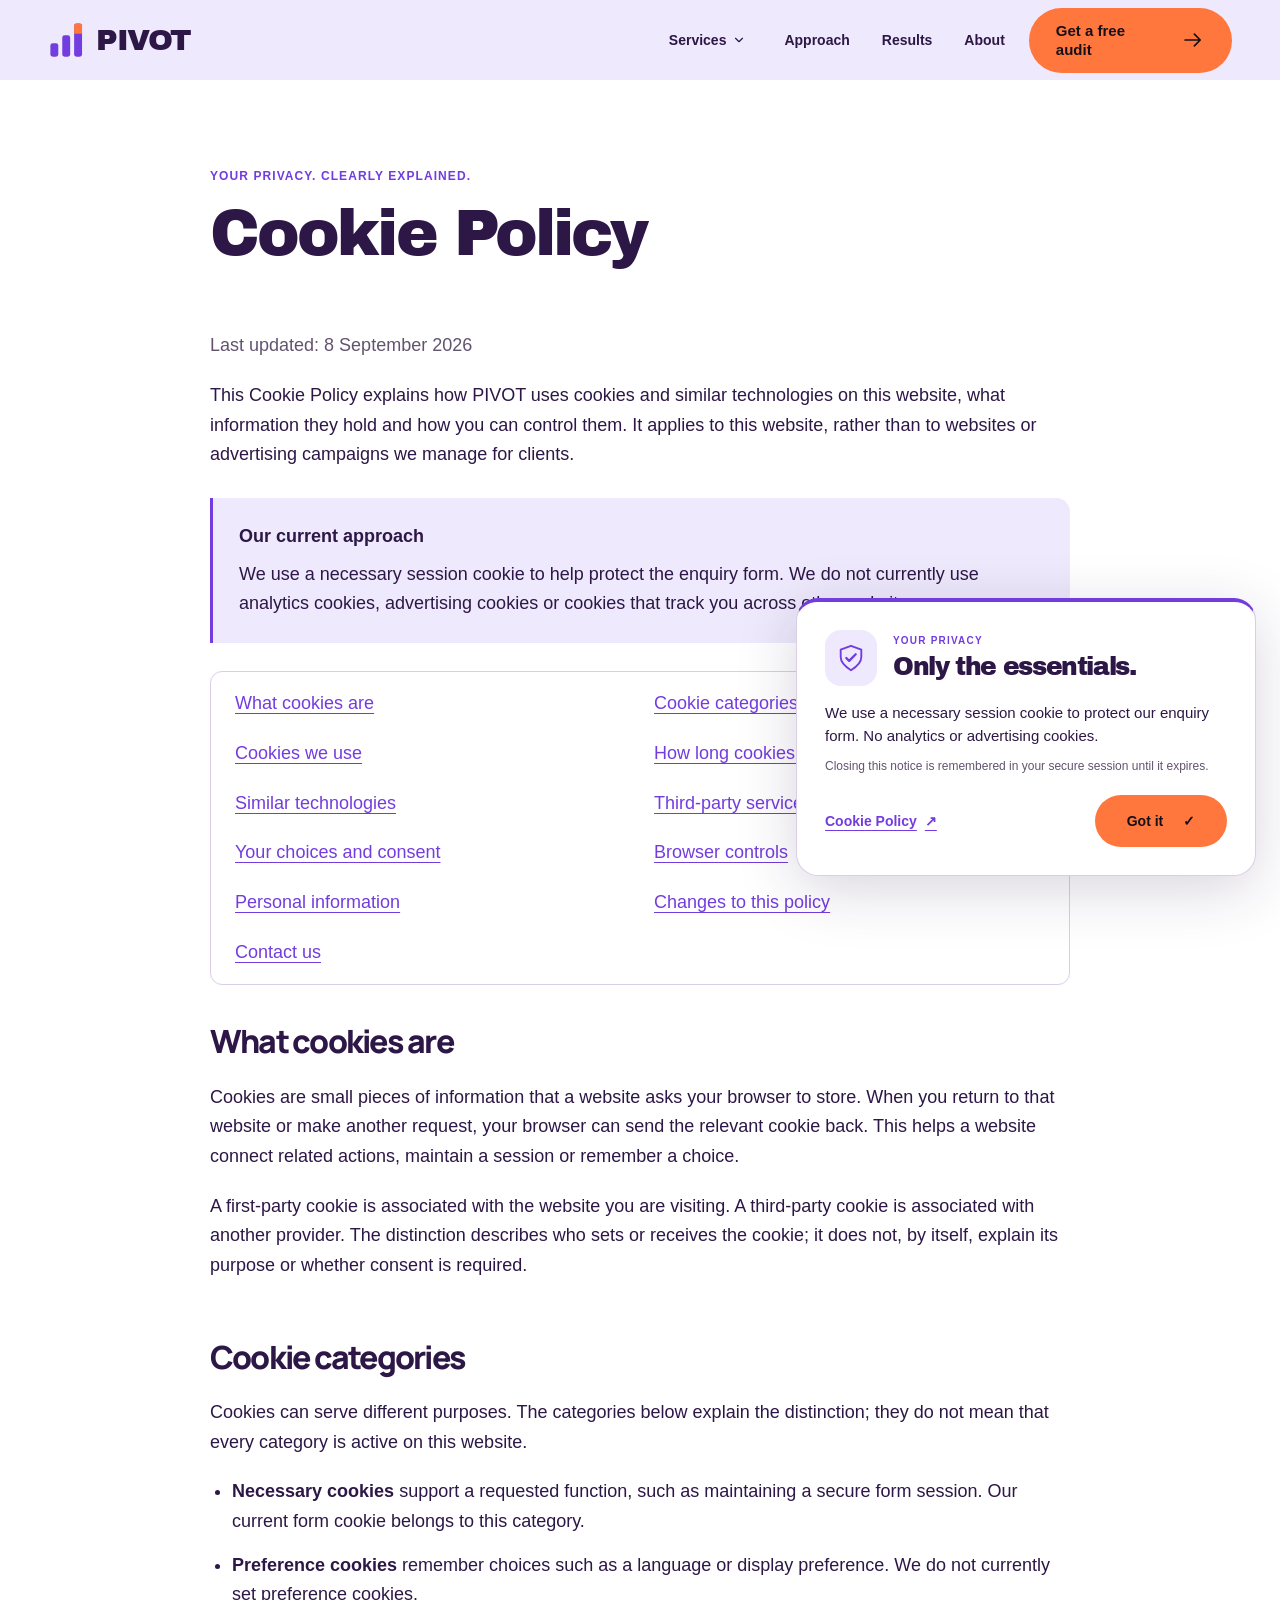
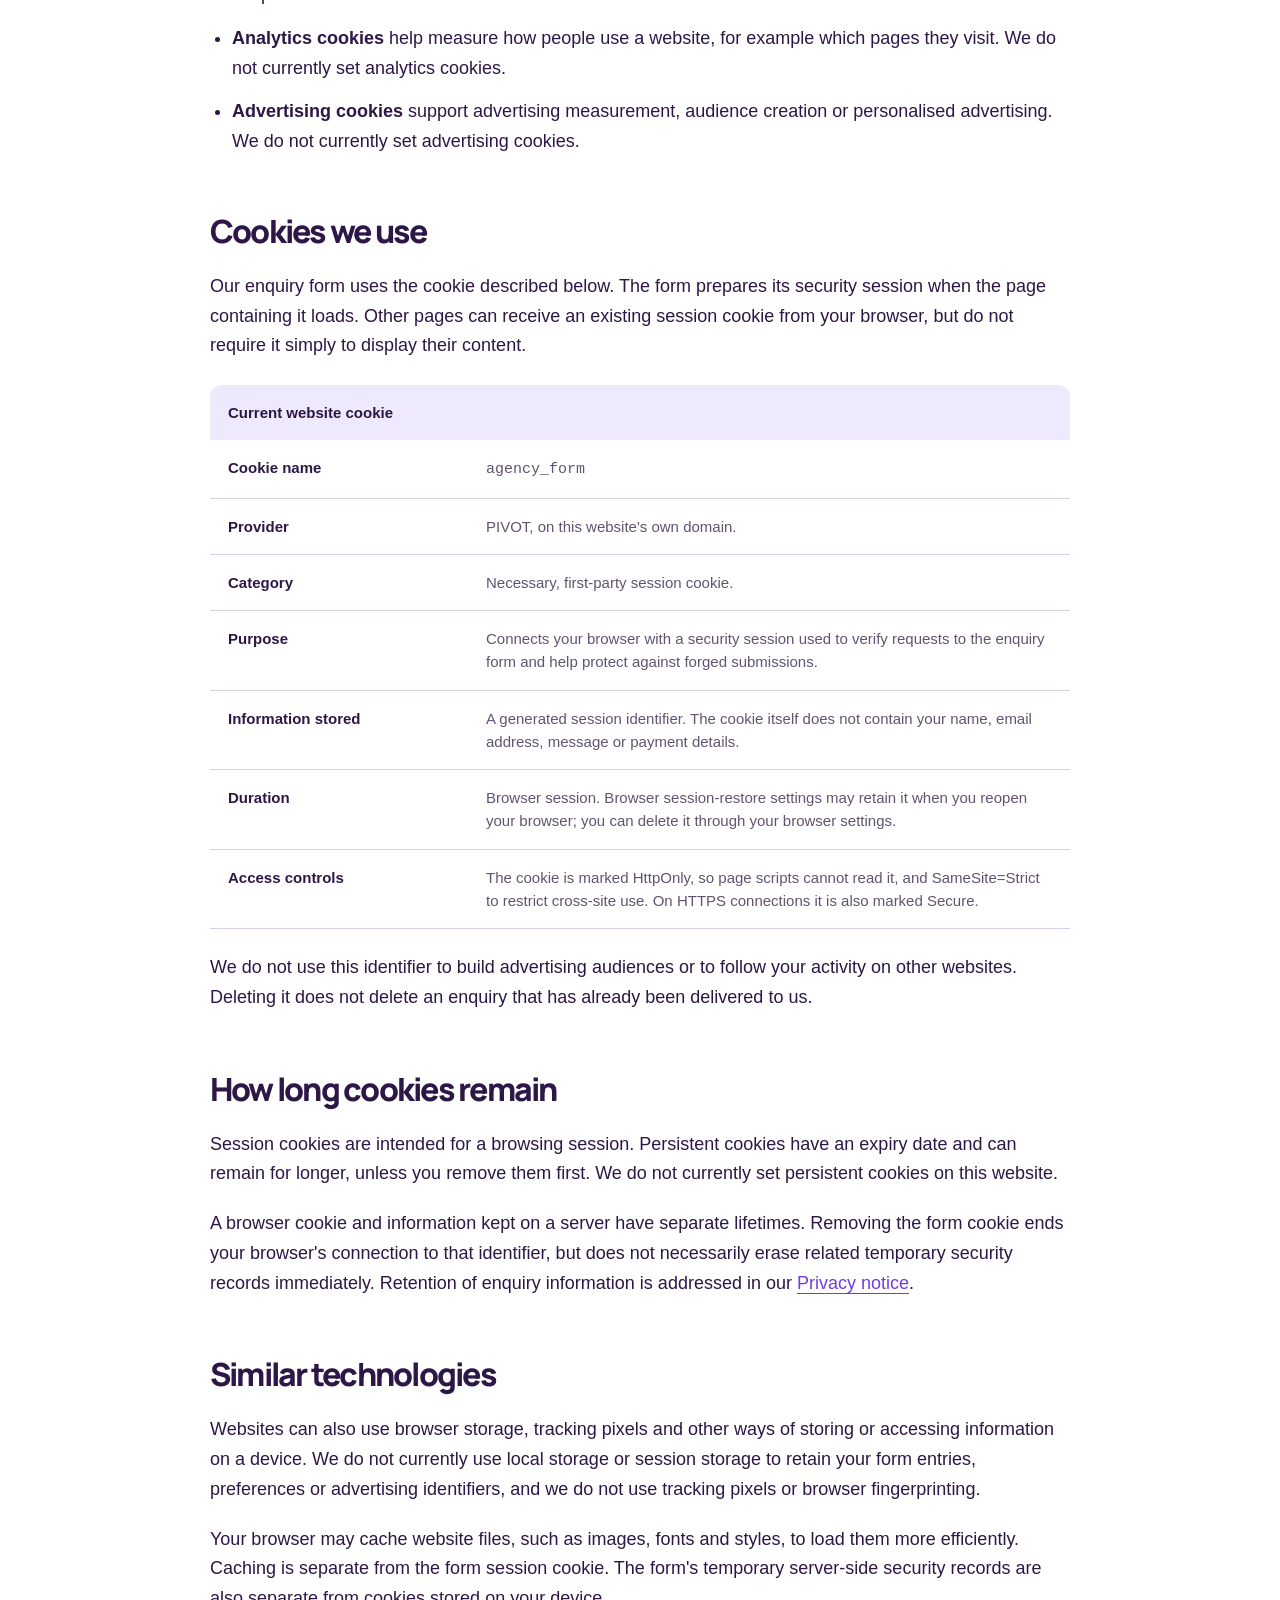
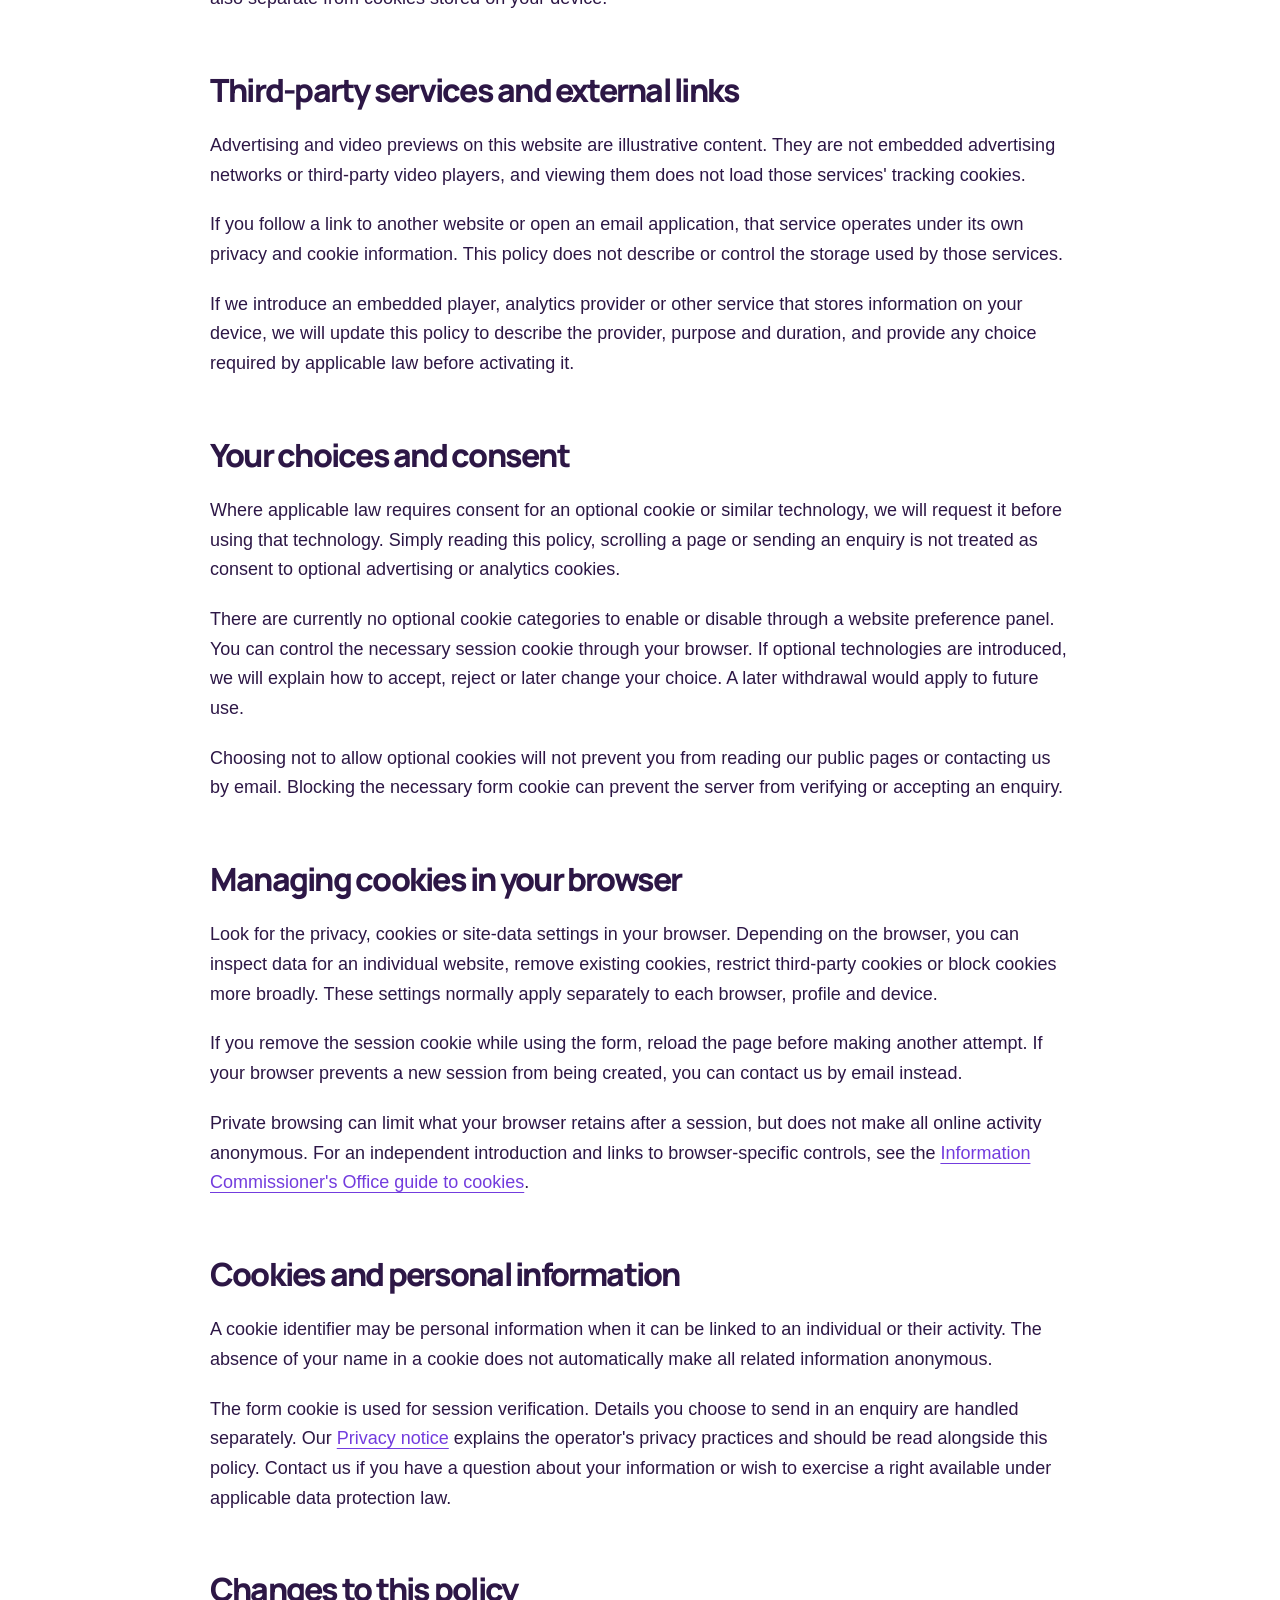
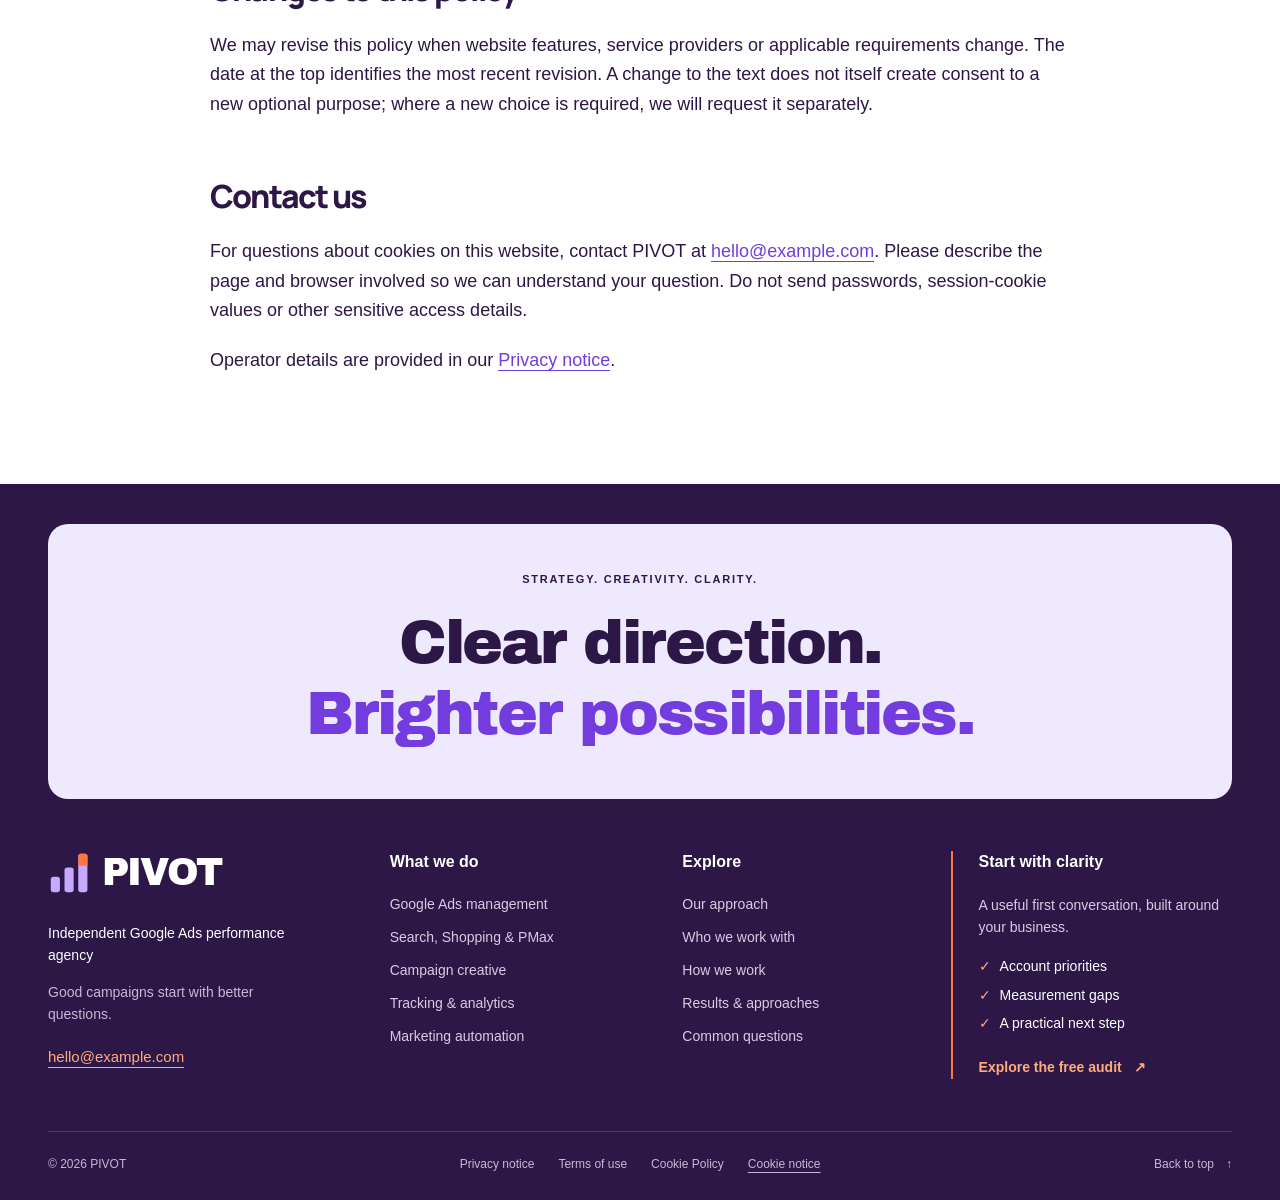
<file: cookie-policy.html>
<!doctype html>

<html lang="en">
  <head>
    <meta charset="utf-8" />
    <meta content="width=device-width,initial-scale=1" name="viewport" />
    <title></title>
    <meta content="#EEE9FC" name="theme-color" />
    <link href="" rel="icon" />
    <link
      as="font"
      crossorigin=""
      href="assets/fonts/manrope-variable.ttf"
      rel="preload"
      type="font/ttf"
    />
    <link href="css/base.css" rel="stylesheet" />
    <link href="css/components.css" rel="stylesheet" />
    <link href="css/pages/services.css" rel="stylesheet" />
    <link href="css/art-direction.css" rel="stylesheet" />
    <link href="css/sections.css" rel="stylesheet" />
    <link href="css/footer.css" rel="stylesheet" />
    <link href="css/pages/cookie-policy.css" rel="stylesheet" />
    <script src="js/main.js" type="module"></script>
    <script src="js/form.js" type="module"></script>
    <meta
      content="How we use cookies, what they store, how long they remain and how you can manage your choices."
      name="description"
    />
    <meta content="noindex, nofollow" name="robots" />
    <link href="" rel="canonical" />
    <meta content="website" property="og:type" />
    <meta content="" property="og:site_name" />
    <meta content="" property="og:title" />
    <meta
      content="How we use cookies, what they store, how long they remain and how you can manage your choices."
      property="og:description"
    />
    <meta content="" property="og:url" />
    <meta content="summary" name="twitter:card" />
    <meta content="" name="twitter:title" />
    <meta
      content="How we use cookies, what they store, how long they remain and how you can manage your choices."
      name="twitter:description"
    />
  </head>
  <body class="page-cookie-policy">
    <a class="skip-link" href="#main">Skip to content</a>
    <header class="site-header">
      <div class="container">
        <a aria-label="Home" class="brand" href="index.html"
          ><span class="brand-lockup" data-logo=""></span
        ></a>
        <nav aria-label="Main navigation" class="desktop-nav">
          <div class="services-menu">
            <button aria-controls="services-links" aria-expanded="false" data-services="">
              Services
              <svg
                aria-hidden="true"
                class="services-chevron"
                focusable="false"
                viewbox="0 0 24 24"
              >
                <use href="assets/icons.svg#chevron-down"></use>
              </svg>
            </button>
            <div hidden="" id="services-links">
              <a href="google-ads.html">Google Ads management</a
              ><a href="tracking.html">Tracking &amp; automation</a>
            </div>
          </div>
          <a href="index.html#process">Approach</a><a href="results.html">Results</a
          ><a href="index.html#about">About</a>
        </nav>
        <div class="header-actions">
          <span class="header-cta"
            ><a class="button" data-link="audit" href="index.html#audit"
              ><span data-content="cta">Get a free audit</span
              ><svg aria-hidden="true" class="icon" viewbox="0 0 64 64">
                <use href="assets/icons.svg#arrow"></use></svg></a></span
          ><button
            aria-controls="site-menu"
            aria-expanded="false"
            aria-label="Open menu"
            class="menu-toggle"
            data-menu-open=""
          >
            <span></span><span></span><span></span>
          </button>
        </div>
      </div>
    </header>
    <dialog aria-labelledby="menu-title" id="site-menu">
      <div class="menu-heading">
        <h2 id="menu-title">Explore</h2>
        <button aria-label="Close menu" data-menu-close="">×</button>
      </div>
      <nav aria-label="Mobile navigation">
        <a href="index.html">Home</a><a href="google-ads.html">Google Ads management</a
        ><a href="tracking.html">Tracking &amp; automation</a
        ><a href="index.html#process">Approach</a><a href="results.html">Results</a
        ><a href="index.html#about">About</a
        ><a class="button" data-link="audit" href="index.html#audit"
          ><span data-content="cta">Get a free audit</span
          ><svg aria-hidden="true" class="icon" viewbox="0 0 64 64">
            <use href="assets/icons.svg#arrow"></use></svg
        ></a>
      </nav>
    </dialog>
    <main id="main">
      <section class="section">
        <div class="container">
          <article class="legal-copy">
            <p class="eyebrow">YOUR PRIVACY. CLEARLY EXPLAINED.</p>
            <h1>Cookie Policy</h1>
            <p class="muted">Last updated: <time datetime="2026-09-08">8 September 2026</time></p>
            <p>
              This Cookie Policy explains how <span data-brand="name"></span> uses cookies and
              similar technologies on this website, what information they hold and how you can
              control them. It applies to this website, rather than to websites or advertising
              campaigns we manage for clients.
            </p>
            <div class="cookie-summary">
              <strong>Our current approach</strong>
              <p>
                We use a necessary session cookie to help protect the enquiry form. We do not
                currently use analytics cookies, advertising cookies or cookies that track you
                across other websites.
              </p>
            </div>
            <nav aria-label="On this page" class="legal-toc">
              <ul>
                <li><a href="#about-cookies">What cookies are</a></li>
                <li><a href="#categories">Cookie categories</a></li>
                <li><a href="#cookies-used">Cookies we use</a></li>
                <li><a href="#duration">How long cookies remain</a></li>
                <li><a href="#similar-technologies">Similar technologies</a></li>
                <li><a href="#third-parties">Third-party services</a></li>
                <li><a href="#choices">Your choices and consent</a></li>
                <li><a href="#browser-controls">Browser controls</a></li>
                <li><a href="#personal-information">Personal information</a></li>
                <li><a href="#policy-changes">Changes to this policy</a></li>
                <li><a href="#contact">Contact us</a></li>
              </ul>
            </nav>
            <section id="about-cookies">
              <h2>What cookies are</h2>
              <p>
                Cookies are small pieces of information that a website asks your browser to store.
                When you return to that website or make another request, your browser can send the
                relevant cookie back. This helps a website connect related actions, maintain a
                session or remember a choice.
              </p>
              <p>
                A first-party cookie is associated with the website you are visiting. A third-party
                cookie is associated with another provider. The distinction describes who sets or
                receives the cookie; it does not, by itself, explain its purpose or whether consent
                is required.
              </p>
            </section>
            <section id="categories">
              <h2>Cookie categories</h2>
              <p>
                Cookies can serve different purposes. The categories below explain the distinction;
                they do not mean that every category is active on this website.
              </p>
              <ul class="cookie-categories">
                <li>
                  <strong>Necessary cookies</strong> support a requested function, such as
                  maintaining a secure form session. Our current form cookie belongs to this
                  category.
                </li>
                <li>
                  <strong>Preference cookies</strong> remember choices such as a language or display
                  preference. We do not currently set preference cookies.
                </li>
                <li>
                  <strong>Analytics cookies</strong> help measure how people use a website, for
                  example which pages they visit. We do not currently set analytics cookies.
                </li>
                <li>
                  <strong>Advertising cookies</strong> support advertising measurement, audience
                  creation or personalised advertising. We do not currently set advertising cookies.
                </li>
              </ul>
            </section>
            <section id="cookies-used">
              <h2>Cookies we use</h2>
              <p>
                Our enquiry form uses the cookie described below. The form prepares its security
                session when the page containing it loads. Other pages can receive an existing
                session cookie from your browser, but do not require it simply to display their
                content.
              </p>
              <table class="cookie-inventory">
                <caption>
                  Current website cookie
                </caption>
                <tbody>
                  <tr>
                    <th scope="row">Cookie name</th>
                    <td><code>agency_form</code></td>
                  </tr>
                  <tr>
                    <th scope="row">Provider</th>
                    <td><span data-brand="name"></span>, on this website's own domain.</td>
                  </tr>
                  <tr>
                    <th scope="row">Category</th>
                    <td>Necessary, first-party session cookie.</td>
                  </tr>
                  <tr>
                    <th scope="row">Purpose</th>
                    <td>
                      Connects your browser with a security session used to verify requests to the
                      enquiry form and help protect against forged submissions.
                    </td>
                  </tr>
                  <tr>
                    <th scope="row">Information stored</th>
                    <td>
                      A generated session identifier. The cookie itself does not contain your name,
                      email address, message or payment details.
                    </td>
                  </tr>
                  <tr>
                    <th scope="row">Duration</th>
                    <td>
                      Browser session. Browser session-restore settings may retain it when you
                      reopen your browser; you can delete it through your browser settings.
                    </td>
                  </tr>
                  <tr>
                    <th scope="row">Access controls</th>
                    <td>
                      The cookie is marked HttpOnly, so page scripts cannot read it, and
                      SameSite=Strict to restrict cross-site use. On HTTPS connections it is also
                      marked Secure.
                    </td>
                  </tr>
                </tbody>
              </table>
              <p>
                We do not use this identifier to build advertising audiences or to follow your
                activity on other websites. Deleting it does not delete an enquiry that has already
                been delivered to us.
              </p>
            </section>
            <section id="duration">
              <h2>How long cookies remain</h2>
              <p>
                Session cookies are intended for a browsing session. Persistent cookies have an
                expiry date and can remain for longer, unless you remove them first. We do not
                currently set persistent cookies on this website.
              </p>
              <p>
                A browser cookie and information kept on a server have separate lifetimes. Removing
                the form cookie ends your browser's connection to that identifier, but does not
                necessarily erase related temporary security records immediately. Retention of
                enquiry information is addressed in our
                <a data-link="privacy" href="privacy.html">Privacy notice</a>.
              </p>
            </section>
            <section id="similar-technologies">
              <h2>Similar technologies</h2>
              <p>
                Websites can also use browser storage, tracking pixels and other ways of storing or
                accessing information on a device. We do not currently use local storage or session
                storage to retain your form entries, preferences or advertising identifiers, and we
                do not use tracking pixels or browser fingerprinting.
              </p>
              <p>
                Your browser may cache website files, such as images, fonts and styles, to load them
                more efficiently. Caching is separate from the form session cookie. The form's
                temporary server-side security records are also separate from cookies stored on your
                device.
              </p>
            </section>
            <section id="third-parties">
              <h2>Third-party services and external links</h2>
              <p>
                Advertising and video previews on this website are illustrative content. They are
                not embedded advertising networks or third-party video players, and viewing them
                does not load those services' tracking cookies.
              </p>
              <p>
                If you follow a link to another website or open an email application, that service
                operates under its own privacy and cookie information. This policy does not describe
                or control the storage used by those services.
              </p>
              <p>
                If we introduce an embedded player, analytics provider or other service that stores
                information on your device, we will update this policy to describe the provider,
                purpose and duration, and provide any choice required by applicable law before
                activating it.
              </p>
            </section>
            <section id="choices">
              <h2>Your choices and consent</h2>
              <p>
                Where applicable law requires consent for an optional cookie or similar technology,
                we will request it before using that technology. Simply reading this policy,
                scrolling a page or sending an enquiry is not treated as consent to optional
                advertising or analytics cookies.
              </p>
              <p>
                There are currently no optional cookie categories to enable or disable through a
                website preference panel. You can control the necessary session cookie through your
                browser. If optional technologies are introduced, we will explain how to accept,
                reject or later change your choice. A later withdrawal would apply to future use.
              </p>
              <p>
                Choosing not to allow optional cookies will not prevent you from reading our public
                pages or contacting us by email. Blocking the necessary form cookie can prevent the
                server from verifying or accepting an enquiry.
              </p>
            </section>
            <section id="browser-controls">
              <h2>Managing cookies in your browser</h2>
              <p>
                Look for the privacy, cookies or site-data settings in your browser. Depending on
                the browser, you can inspect data for an individual website, remove existing
                cookies, restrict third-party cookies or block cookies more broadly. These settings
                normally apply separately to each browser, profile and device.
              </p>
              <p>
                If you remove the session cookie while using the form, reload the page before making
                another attempt. If your browser prevents a new session from being created, you can
                contact us by email instead.
              </p>
              <p>
                Private browsing can limit what your browser retains after a session, but does not
                make all online activity anonymous. For an independent introduction and links to
                browser-specific controls, see the
                <a href="https://ico.org.uk/for-the-public/online/cookies/"
                  >Information Commissioner's Office guide to cookies</a
                >.
              </p>
            </section>
            <section id="personal-information">
              <h2>Cookies and personal information</h2>
              <p>
                A cookie identifier may be personal information when it can be linked to an
                individual or their activity. The absence of your name in a cookie does not
                automatically make all related information anonymous.
              </p>
              <p>
                The form cookie is used for session verification. Details you choose to send in an
                enquiry are handled separately. Our
                <a data-link="privacy" href="privacy.html">Privacy notice</a> explains the
                operator's privacy practices and should be read alongside this policy. Contact us if
                you have a question about your information or wish to exercise a right available
                under applicable data protection law.
              </p>
            </section>
            <section id="policy-changes">
              <h2>Changes to this policy</h2>
              <p>
                We may revise this policy when website features, service providers or applicable
                requirements change. The date at the top identifies the most recent revision. A
                change to the text does not itself create consent to a new optional purpose; where a
                new choice is required, we will request it separately.
              </p>
            </section>
            <section id="contact">
              <h2>Contact us</h2>
              <p>
                For questions about cookies on this website, contact
                <span data-brand="name"></span> at <a data-email="" href=""></a>. Please describe
                the page and browser involved so we can understand your question. Do not send
                passwords, session-cookie values or other sensitive access details.
              </p>
              <p>
                Operator details are provided in our
                <a data-link="privacy" href="privacy.html#company">Privacy notice</a>.
              </p>
            </section>
          </article>
        </div>
      </section>
    </main>
    <footer class="footer">
      <div class="container">
        <div class="footer-signoff">
          <p class="footer-signoff-label">STRATEGY. CREATIVITY. CLARITY.</p>
          <h2>
            <span data-content="footerTitle">Clear direction.</span>
            <span data-content="footerTitleEnd">Brighter possibilities.</span>
          </h2>
        </div>
        <div class="footer-grid">
          <div class="footer-identity">
            <a aria-label="Home" class="brand" href="index.html"
              ><span class="brand-lockup" data-logo="" data-logo-variant="light"></span
            ></a>
            <p class="footer-description" data-brand="description"></p>
            <p class="footer-thought" data-content="footer">
              Good campaigns start with better questions.
            </p>
            <a class="footer-email" data-email="" href=""></a>
          </div>
          <nav aria-label="Footer services" class="footer-nav">
            <h3>What we do</h3>
            <a href="google-ads.html">Google Ads management</a>
            <a href="google-ads.html#campaign-mix">Search, Shopping &amp; PMax</a>
            <a href="google-ads.html#creative-system">Campaign creative</a>
            <a href="tracking.html">Tracking &amp; analytics</a>
            <a href="tracking.html#automation">Marketing automation</a>
          </nav>
          <nav aria-label="Footer agency" class="footer-nav">
            <h3>Explore</h3>
            <a href="index.html#about">Our approach</a>
            <a href="index.html#business-fit">Who we work with</a>
            <a href="index.html#process">How we work</a>
            <a href="results.html">Results &amp; approaches</a>
            <a href="index.html#faq">Common questions</a>
          </nav>
          <div class="footer-audit">
            <h3>Start with clarity</h3>
            <p>A useful first conversation, built around your business.</p>
            <ul>
              <li>Account priorities</li>
              <li>Measurement gaps</li>
              <li>A practical next step</li>
            </ul>
            <a data-link="audit" href="index.html#audit"
              >Explore the free audit <span aria-hidden="true">↗</span></a
            >
          </div>
        </div>
        <div class="footer-bottom">
          <p>© <span data-year=""></span> <span data-brand="name"></span></p>
          <nav aria-label="Legal">
            <a data-link="privacy" href="privacy.html">Privacy notice</a
            ><a data-link="terms" href="terms.html">Terms of use</a>
            <a data-link="cookies" href="cookie-policy.html">Cookie Policy</a>
          </nav>
          <a class="footer-back" href="#main">Back to top <span aria-hidden="true">↑</span></a>
        </div>
      </div>
    </footer>
    <p class="config-notice" data-config-error="" hidden="" role="alert">
      Could not load site configuration. Please reload or contact us by email.
    </p>
  </body>
</html>
</file>
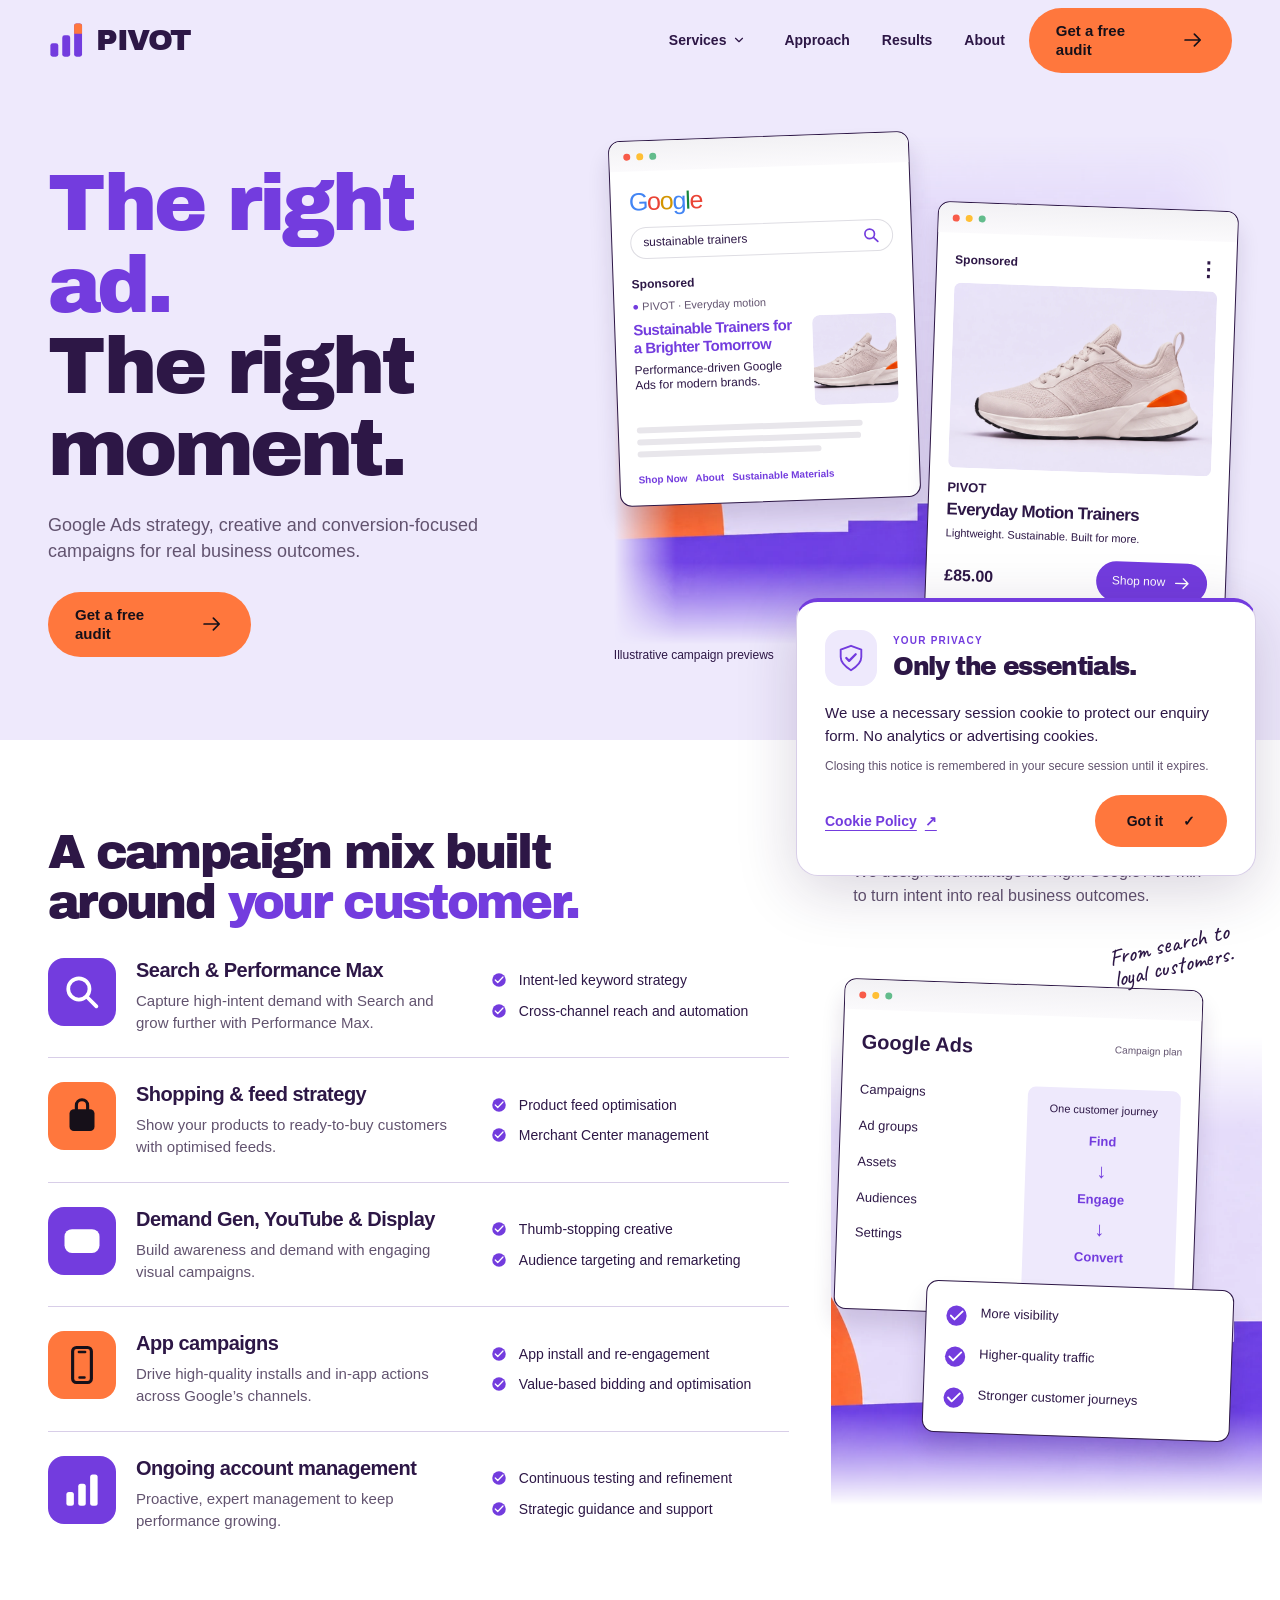
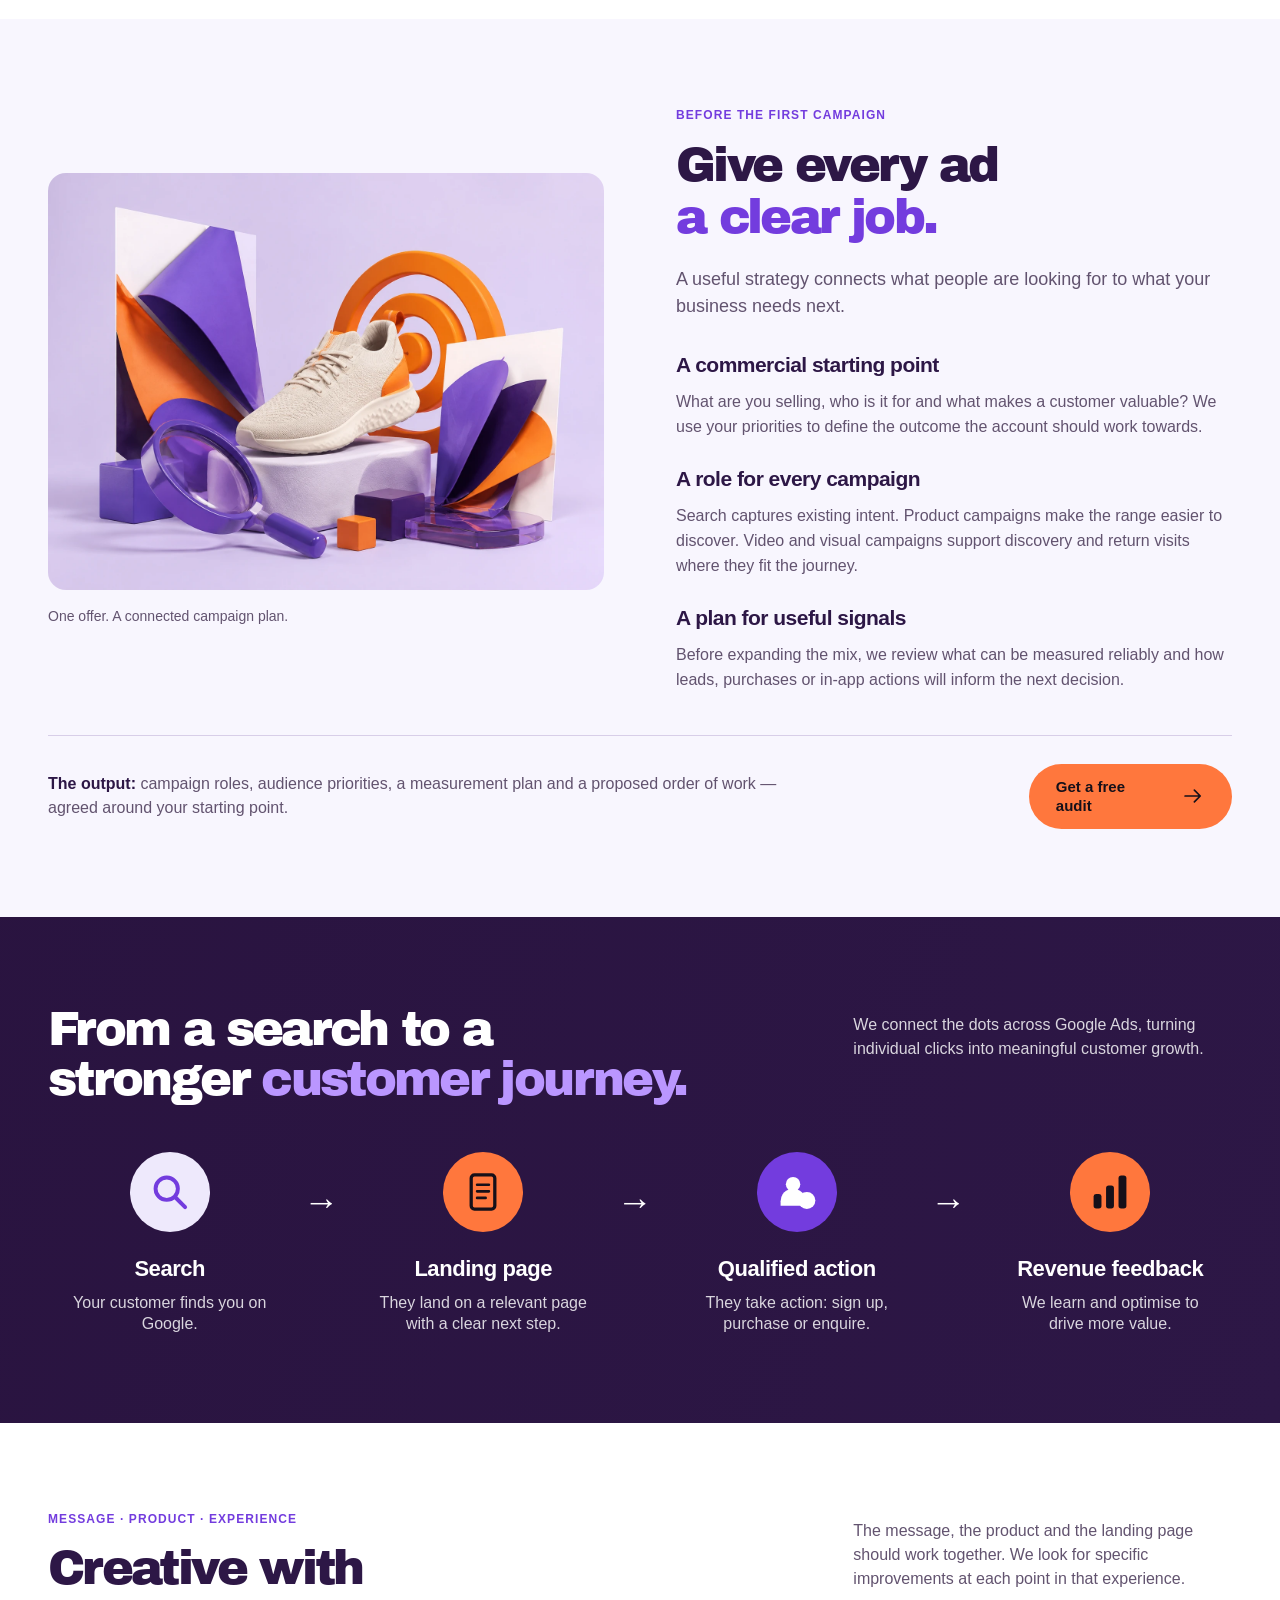
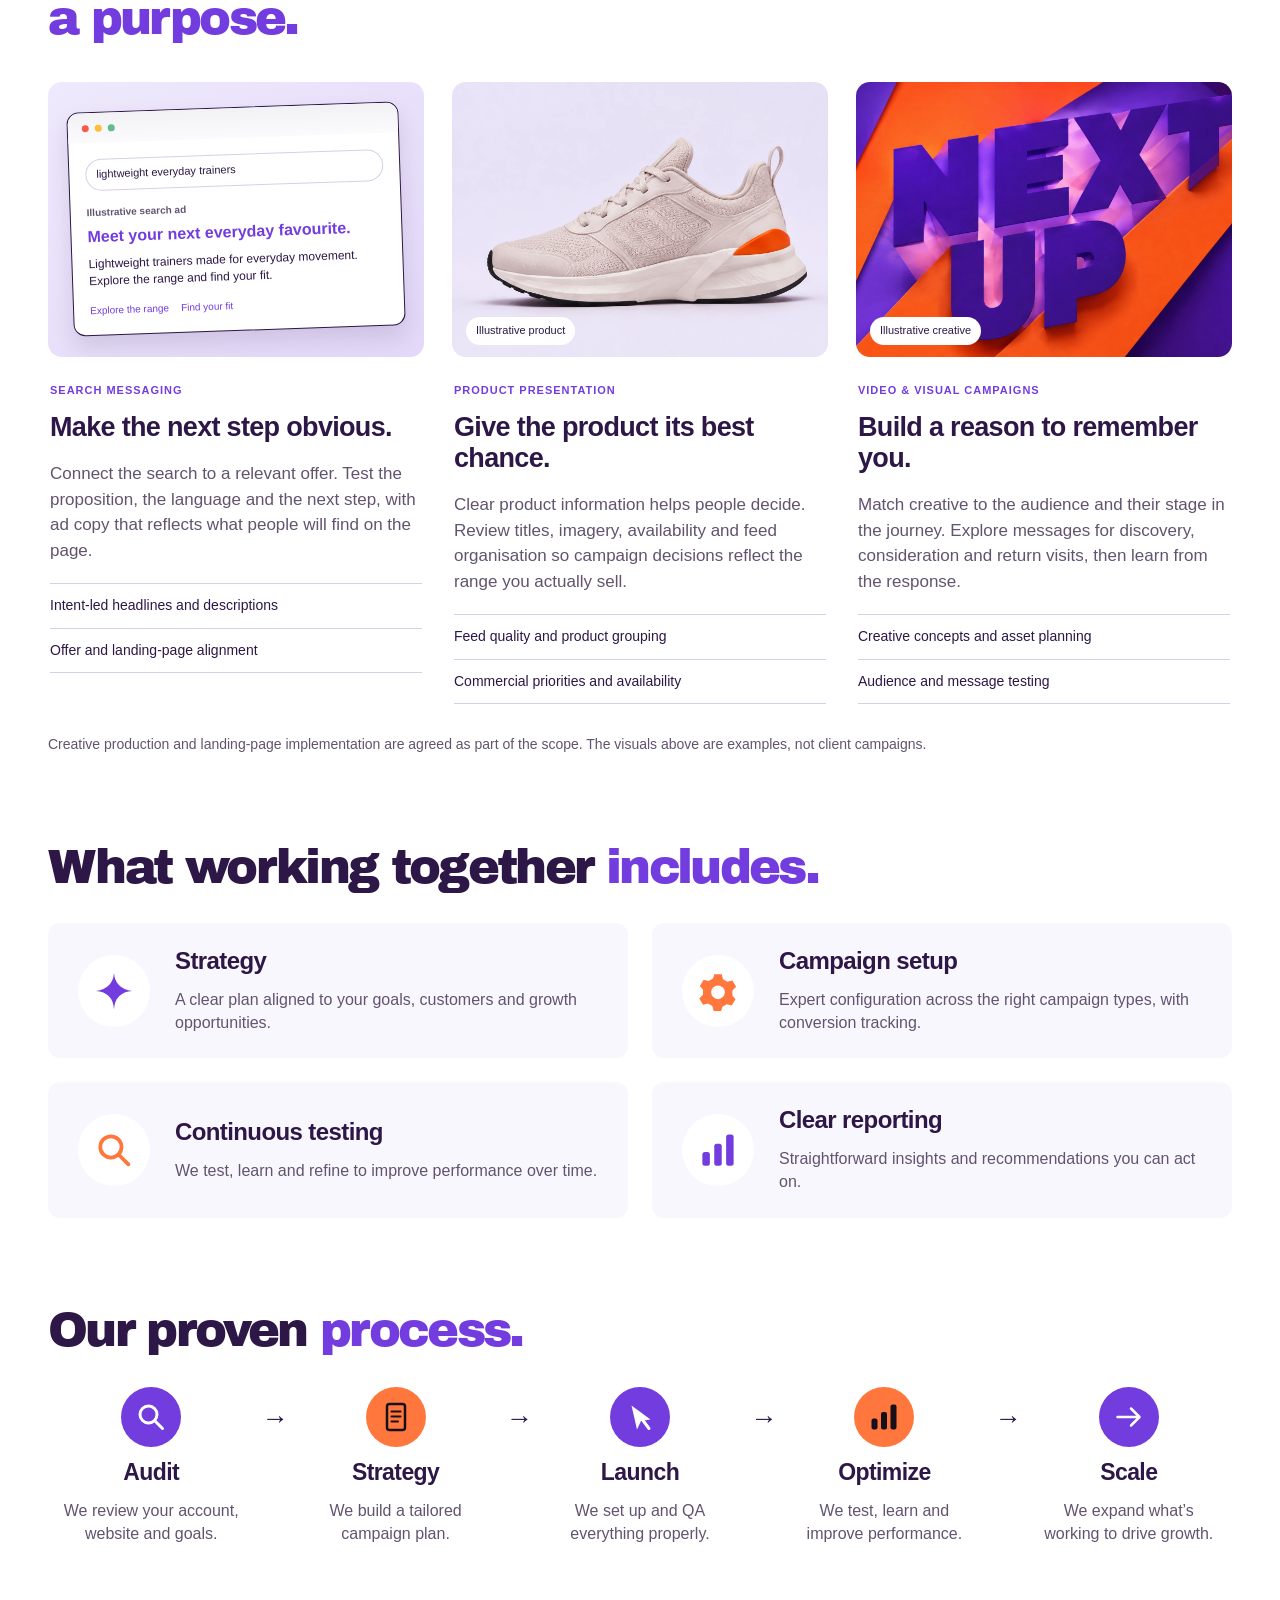
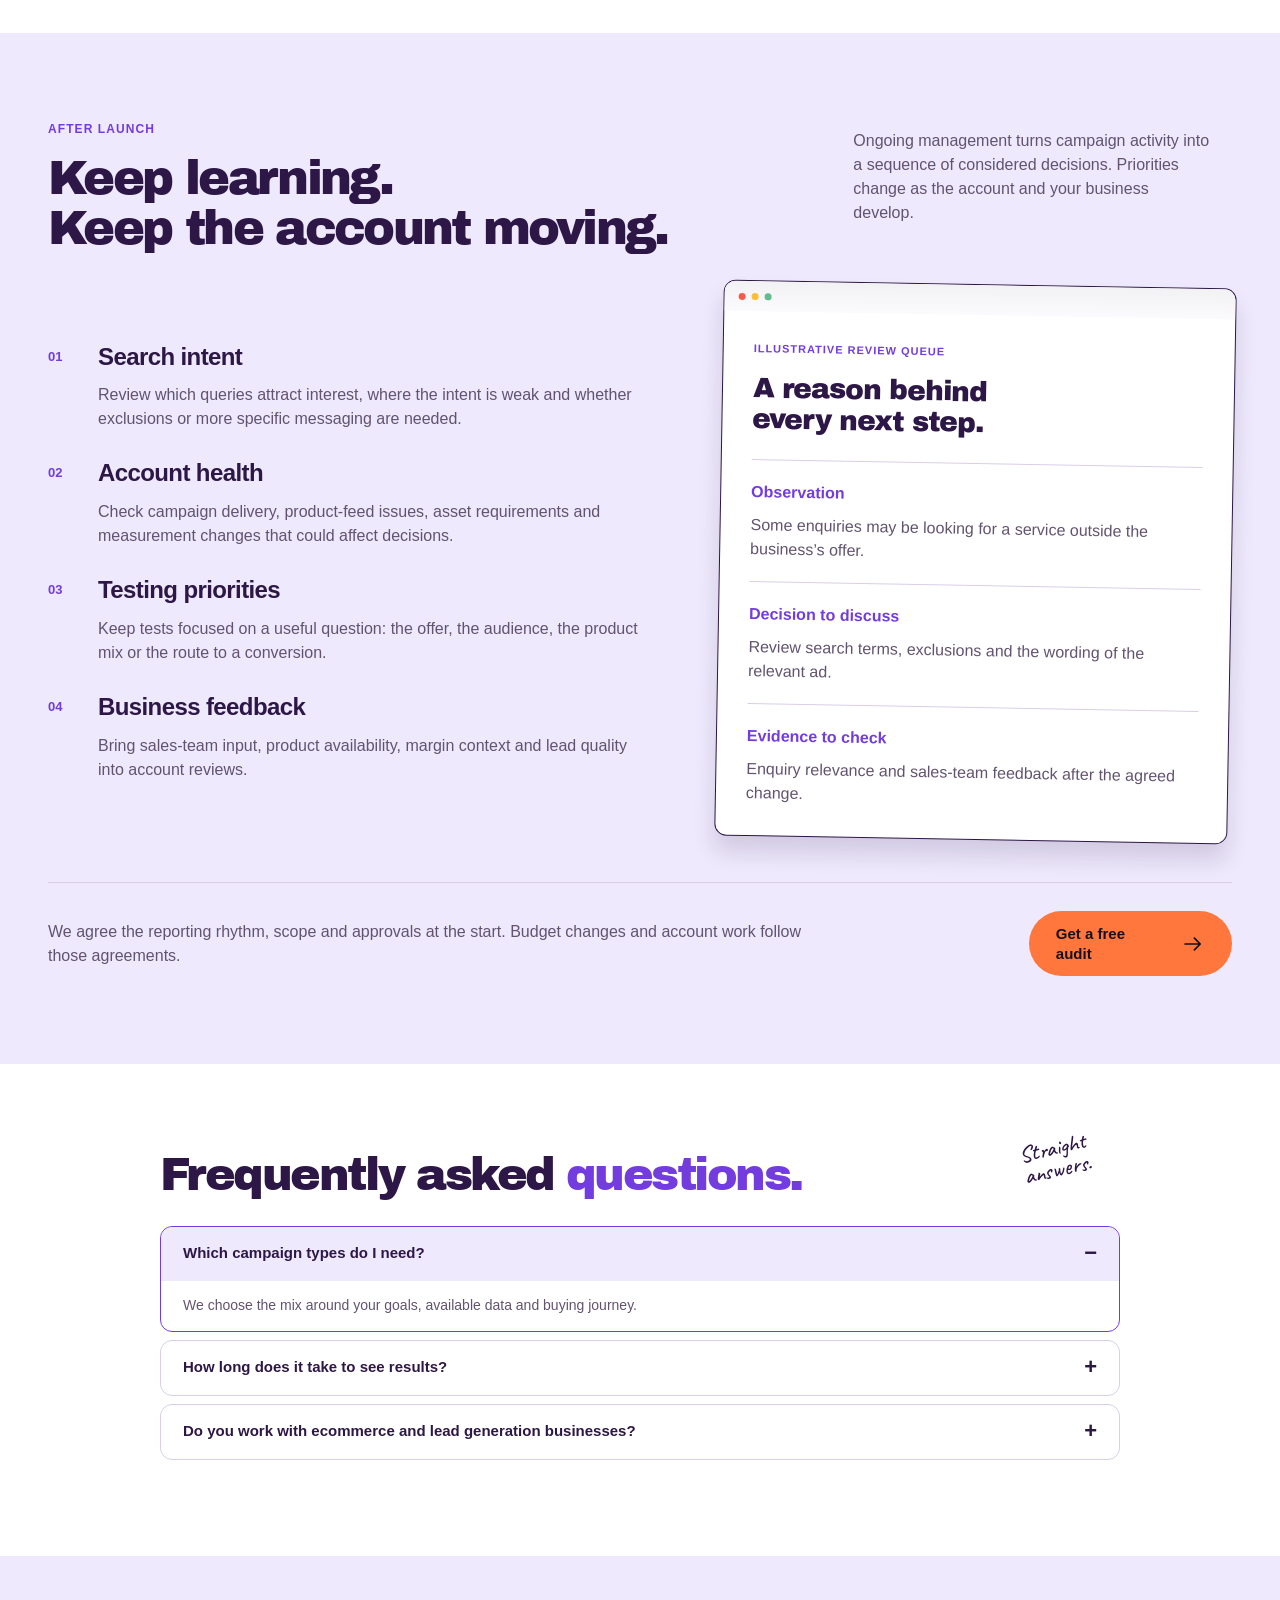
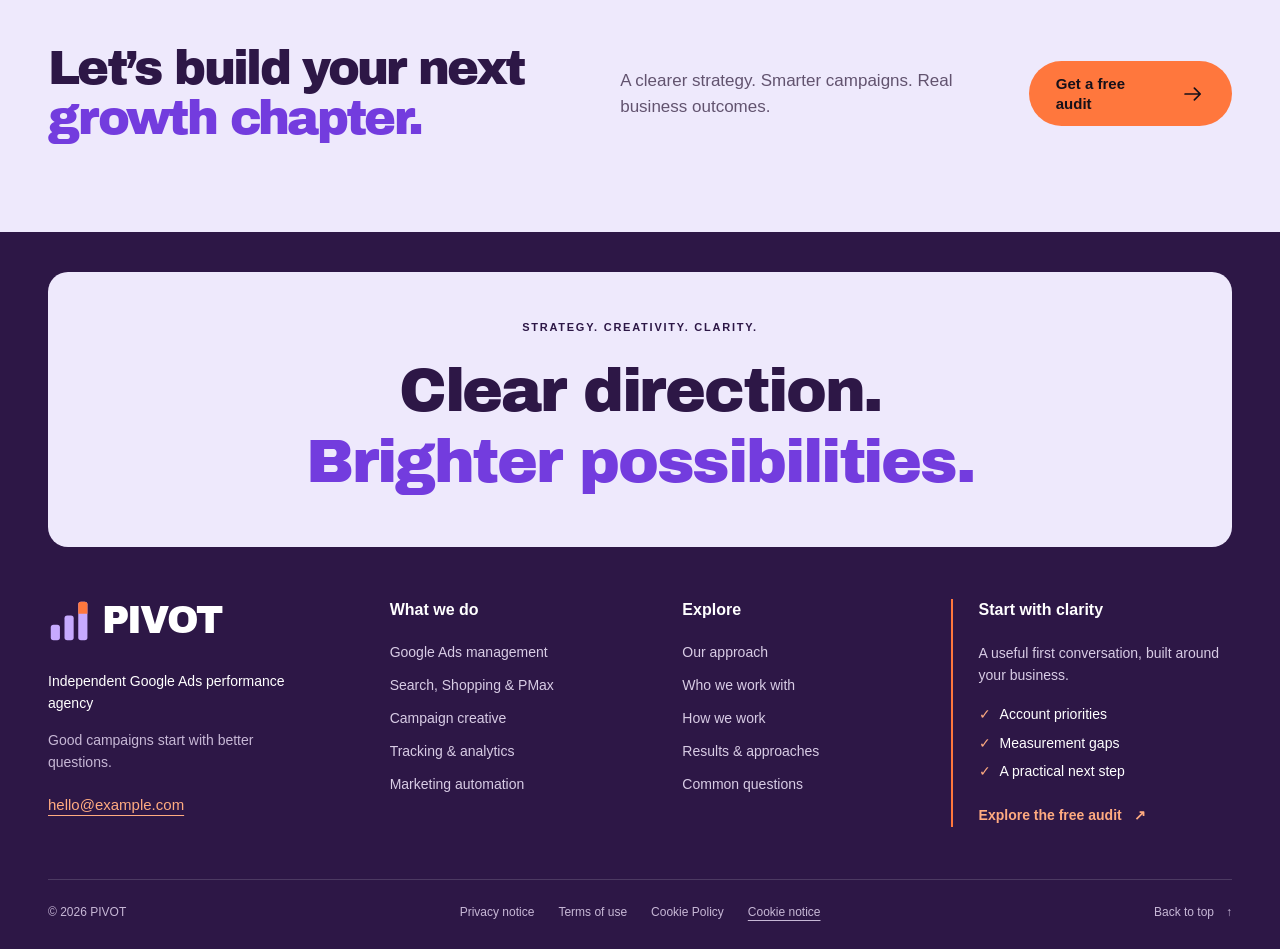
<file: google-ads.html>
<!doctype html>

<html lang="en">
  <head>
    <meta charset="utf-8" />
    <meta content="width=device-width,initial-scale=1" name="viewport" />
    <title></title>
    <meta content="#EEE9FC" name="theme-color" />
    <link href="" rel="icon" />
    <link
      as="font"
      crossorigin=""
      href="assets/fonts/manrope-variable.ttf"
      rel="preload"
      type="font/ttf"
    />
    <link href="css/base.css" rel="stylesheet" />
    <link href="css/components.css" rel="stylesheet" />
    <link href="css/pages/services.css" rel="stylesheet" />
    <link href="css/art-direction.css" rel="stylesheet" />
    <link href="css/sections.css" rel="stylesheet" />
    <link href="css/pages/services-expanded.css" rel="stylesheet" />
    <link href="css/footer.css" rel="stylesheet" />
    <script src="js/main.js" type="module"></script>
    <script src="js/form.js" type="module"></script>
    <meta
      content="Search, Performance Max, Shopping, video and app campaigns shaped around your business goals."
      name="description"
    />
    <meta content="noindex, nofollow" name="robots" />
    <link href="" rel="canonical" />
    <meta content="website" property="og:type" />
    <meta content="" property="og:site_name" />
    <meta content="" property="og:title" />
    <meta
      content="Search, Performance Max, Shopping, video and app campaigns shaped around your business goals."
      property="og:description"
    />
    <meta content="" property="og:url" />
    <meta content="summary" name="twitter:card" />
    <meta content="" name="twitter:title" />
    <meta
      content="Search, Performance Max, Shopping, video and app campaigns shaped around your business goals."
      name="twitter:description"
    />
  </head>
  <body class="page-google-ads">
    <a class="skip-link" href="#main">Skip to content</a>
    <header class="site-header">
      <div class="container">
        <a aria-label="Home" class="brand" href="index.html"
          ><span class="brand-lockup" data-logo=""></span
        ></a>
        <nav aria-label="Main navigation" class="desktop-nav">
          <div class="services-menu">
            <button aria-controls="services-links" aria-expanded="false" data-services="">
              Services
              <svg
                aria-hidden="true"
                class="services-chevron"
                focusable="false"
                viewbox="0 0 24 24"
              >
                <use href="assets/icons.svg#chevron-down"></use>
              </svg>
            </button>
            <div hidden="" id="services-links">
              <a href="google-ads.html">Google Ads management</a
              ><a href="tracking.html">Tracking &amp; automation</a>
            </div>
          </div>
          <a href="index.html#process">Approach</a><a href="results.html">Results</a
          ><a href="index.html#about">About</a>
        </nav>
        <div class="header-actions">
          <span class="header-cta"
            ><a class="button" data-link="audit" href="index.html#audit"
              ><span data-content="cta">Get a free audit</span
              ><svg aria-hidden="true" class="icon" viewbox="0 0 64 64">
                <use href="assets/icons.svg#arrow"></use></svg></a></span
          ><button
            aria-controls="site-menu"
            aria-expanded="false"
            aria-label="Open menu"
            class="menu-toggle"
            data-menu-open=""
          >
            <span></span><span></span><span></span>
          </button>
        </div>
      </div>
    </header>
    <dialog aria-labelledby="menu-title" id="site-menu">
      <div class="menu-heading">
        <h2 id="menu-title">Explore</h2>
        <button aria-label="Close menu" data-menu-close="">×</button>
      </div>
      <nav aria-label="Mobile navigation">
        <a href="index.html">Home</a><a href="google-ads.html">Google Ads management</a
        ><a href="tracking.html">Tracking &amp; automation</a
        ><a href="index.html#process">Approach</a><a href="results.html">Results</a
        ><a href="index.html#about">About</a
        ><a class="button" data-link="audit" href="index.html#audit"
          ><span data-content="cta">Get a free audit</span
          ><svg aria-hidden="true" class="icon" viewbox="0 0 64 64">
            <use href="assets/icons.svg#arrow"></use></svg
        ></a>
      </nav>
    </dialog>
    <main id="main">
      <section class="section lavender inner-hero ads-hero" id="hero">
        <div class="container inner-hero-grid">
          <div>
            <p class="eyebrow">GOOGLE ADS MANAGEMENT</p>
            <h1><span class="primary">The right ad.</span><br />The right moment.</h1>
            <p class="inner-description">
              Google Ads strategy, creative and conversion-focused campaigns for real business
              outcomes.
            </p>
            <a class="button" data-link="audit" href="index.html#audit"
              ><span data-content="cta">Get a free audit</span
              ><svg aria-hidden="true" class="icon" viewbox="0 0 64 64">
                <use href="assets/icons.svg#arrow"></use></svg
            ></a>
          </div>
          <div class="inner-visual">
            <h2 class="sr-only">Illustrative service previews</h2>
            <div class="ads-previews">
              <article aria-label="Illustrative campaign preview" class="browser-card search-card">
                <div aria-hidden="true" class="browser-bar"><i></i><i></i><i></i></div>
                <div class="browser-body">
                  <div class="mobile-card-label">
                    <span class="icon-disc"
                      ><svg aria-hidden="true" class="icon" viewbox="0 0 64 64">
                        <use href="assets/icons.svg#search"></use></svg
                    ></span>
                    <div>
                      <h3>Search</h3>
                      <p>Capture high-intent demand.</p>
                    </div>
                  </div>
                  <div class="ad-content">
                    <div aria-label="Google" class="preview-platform google-word">
                      <span>G</span><span>o</span><span>o</span><span>g</span><span>l</span
                      ><span>e</span>
                    </div>
                    <div class="search-query">
                      sustainable trainers
                      <svg aria-hidden="true" class="icon" viewbox="0 0 64 64">
                        <use href="assets/icons.svg#search"></use>
                      </svg>
                    </div>
                    <p class="micro sponsored">Sponsored</p>
                    <p class="micro ad-domain">
                      <span aria-hidden="true" class="domain-dot">●</span>
                      <span data-brand="name"></span> · Everyday motion
                    </p>
                    <div class="search-result">
                      <div>
                        <h3>Sustainable Trainers for a Brighter Tomorrow</h3>
                        <p>Performance-driven Google Ads for modern brands.</p>
                      </div>
                      <img
                        alt="Illustrative pale knit trainer with a bright orange heel"
                        class="shoe"
                        height="1086"
                        loading="lazy"
                        src="assets/campaign-sneaker.webp"
                        width="1448"
                      />
                    </div>
                    <div aria-hidden="true" class="skeleton"><i></i><i></i><i></i></div>
                    <div aria-hidden="true" class="search-sitelinks">
                      <span>Shop Now</span><span>About</span><span>Sustainable Materials</span>
                    </div>
                  </div>
                </div>
              </article>
              <article
                aria-label="Illustrative campaign preview"
                class="browser-card shopping-card"
              >
                <div aria-hidden="true" class="browser-bar"><i></i><i></i><i></i></div>
                <div class="browser-body">
                  <div class="mobile-card-label">
                    <span class="icon-disc"
                      ><svg aria-hidden="true" class="icon" viewbox="0 0 64 64">
                        <use href="assets/icons.svg#bag"></use></svg
                    ></span>
                    <div>
                      <h3>Shopping</h3>
                      <p>Put your products in the picture.</p>
                    </div>
                  </div>
                  <div class="ad-content">
                    <div class="ad-kicker">
                      <span>Sponsored</span><span aria-hidden="true">⋮</span>
                    </div>
                    <img
                      alt="Illustrative pale knit trainer with a bright orange heel"
                      class="shoe"
                      height="1086"
                      loading="lazy"
                      src="assets/campaign-sneaker.webp"
                      width="1448"
                    />
                    <p class="product-brand" data-brand="name"></p>
                    <h3>Everyday Motion Trainers</h3>
                    <p class="micro product-caption">Lightweight. Sustainable. Built for more.</p>
                    <div class="product-bottom">
                      <strong>£85.00</strong
                      ><span class="preview-pill"
                        >Shop now
                        <svg aria-hidden="true" class="icon" viewbox="0 0 64 64">
                          <use href="assets/icons.svg#arrow"></use></svg
                      ></span>
                    </div>
                  </div>
                </div>
              </article>
            </div>
            <p class="illustration-note">Illustrative campaign previews</p>
          </div>
        </div>
      </section>
      <section class="section" id="campaign-mix">
        <div class="container" data-reveal="">
          <div class="section-heading">
            <h2>A campaign mix built<br />around <span class="primary">your customer.</span></h2>
            <p>
              Different audiences. Different journeys.<br />We design and manage the right Google
              Ads mix to turn intent into real business outcomes.
            </p>
          </div>
          <div class="campaign-mix-layout">
            <div class="campaign-rows">
              <article>
                <div class="campaign-row-title">
                  <span class="icon-disc"
                    ><svg aria-hidden="true" class="icon" viewbox="0 0 64 64">
                      <use href="assets/icons.svg#search"></use></svg
                  ></span>
                  <div>
                    <h3>Search &amp; Performance Max</h3>
                    <p>
                      Capture high-intent demand with Search and grow further with Performance Max.
                    </p>
                  </div>
                </div>
                <ul class="check-list">
                  <li>
                    <svg aria-hidden="true" class="icon" viewbox="0 0 64 64">
                      <use href="assets/icons.svg#check"></use></svg
                    ><span>Intent-led keyword strategy</span>
                  </li>
                  <li>
                    <svg aria-hidden="true" class="icon" viewbox="0 0 64 64">
                      <use href="assets/icons.svg#check"></use></svg
                    ><span>Cross-channel reach and automation</span>
                  </li>
                </ul>
              </article>
              <article>
                <div class="campaign-row-title">
                  <span class="icon-disc"
                    ><svg aria-hidden="true" class="icon" viewbox="0 0 64 64">
                      <use href="assets/icons.svg#bag"></use></svg
                  ></span>
                  <div>
                    <h3>Shopping &amp; feed strategy</h3>
                    <p>Show your products to ready-to-buy customers with optimised feeds.</p>
                  </div>
                </div>
                <ul class="check-list">
                  <li>
                    <svg aria-hidden="true" class="icon" viewbox="0 0 64 64">
                      <use href="assets/icons.svg#check"></use></svg
                    ><span>Product feed optimisation</span>
                  </li>
                  <li>
                    <svg aria-hidden="true" class="icon" viewbox="0 0 64 64">
                      <use href="assets/icons.svg#check"></use></svg
                    ><span>Merchant Center management</span>
                  </li>
                </ul>
              </article>
              <article>
                <div class="campaign-row-title">
                  <span class="icon-disc"
                    ><svg aria-hidden="true" class="icon" viewbox="0 0 64 64">
                      <use href="assets/icons.svg#video"></use></svg
                  ></span>
                  <div>
                    <h3>Demand Gen, YouTube &amp; Display</h3>
                    <p>Build awareness and demand with engaging visual campaigns.</p>
                  </div>
                </div>
                <ul class="check-list">
                  <li>
                    <svg aria-hidden="true" class="icon" viewbox="0 0 64 64">
                      <use href="assets/icons.svg#check"></use></svg
                    ><span>Thumb-stopping creative</span>
                  </li>
                  <li>
                    <svg aria-hidden="true" class="icon" viewbox="0 0 64 64">
                      <use href="assets/icons.svg#check"></use></svg
                    ><span>Audience targeting and remarketing</span>
                  </li>
                </ul>
              </article>
              <article>
                <div class="campaign-row-title">
                  <span class="icon-disc"
                    ><svg aria-hidden="true" class="icon" viewbox="0 0 64 64">
                      <use href="assets/icons.svg#phone"></use></svg
                  ></span>
                  <div>
                    <h3>App campaigns</h3>
                    <p>Drive high-quality installs and in-app actions across Google’s channels.</p>
                  </div>
                </div>
                <ul class="check-list">
                  <li>
                    <svg aria-hidden="true" class="icon" viewbox="0 0 64 64">
                      <use href="assets/icons.svg#check"></use></svg
                    ><span>App install and re-engagement</span>
                  </li>
                  <li>
                    <svg aria-hidden="true" class="icon" viewbox="0 0 64 64">
                      <use href="assets/icons.svg#check"></use></svg
                    ><span>Value-based bidding and optimisation</span>
                  </li>
                </ul>
              </article>
              <article>
                <div class="campaign-row-title">
                  <span class="icon-disc"
                    ><svg aria-hidden="true" class="icon" viewbox="0 0 64 64">
                      <use href="assets/icons.svg#chart"></use></svg
                  ></span>
                  <div>
                    <h3>Ongoing account management</h3>
                    <p>Proactive, expert management to keep performance growing.</p>
                  </div>
                </div>
                <ul class="check-list">
                  <li>
                    <svg aria-hidden="true" class="icon" viewbox="0 0 64 64">
                      <use href="assets/icons.svg#check"></use></svg
                    ><span>Continuous testing and refinement</span>
                  </li>
                  <li>
                    <svg aria-hidden="true" class="icon" viewbox="0 0 64 64">
                      <use href="assets/icons.svg#check"></use></svg
                    ><span>Strategic guidance and support</span>
                  </li>
                </ul>
              </article>
            </div>
            <aside aria-label="Illustrative campaign planning preview" class="campaign-dashboard">
              <article
                aria-label="Illustrative campaign preview"
                class="browser-card dashboard-preview"
              >
                <div aria-hidden="true" class="browser-bar"><i></i><i></i><i></i></div>
                <div class="browser-body">
                  <div class="dashboard-brand">Google Ads <span>Campaign plan</span></div>
                  <div class="dashboard-layout">
                    <ul>
                      <li>Campaigns</li>
                      <li>Ad groups</li>
                      <li>Assets</li>
                      <li>Audiences</li>
                      <li>Settings</li>
                    </ul>
                    <div class="dashboard-plan">
                      <p>One customer journey</p>
                      <strong>Find</strong><span>↓</span><strong>Engage</strong><span>↓</span
                      ><strong>Convert</strong>
                    </div>
                  </div>
                </div>
              </article>
              <article
                aria-label="Illustrative campaign preview"
                class="browser-card dashboard-benefits"
              >
                <div aria-hidden="true" class="browser-bar"><i></i><i></i><i></i></div>
                <div class="browser-body">
                  <ul class="check-list">
                    <li>
                      <svg aria-hidden="true" class="icon" viewbox="0 0 64 64">
                        <use href="assets/icons.svg#check"></use></svg
                      ><span>More visibility</span>
                    </li>
                    <li>
                      <svg aria-hidden="true" class="icon" viewbox="0 0 64 64">
                        <use href="assets/icons.svg#check"></use></svg
                      ><span>Higher-quality traffic</span>
                    </li>
                    <li>
                      <svg aria-hidden="true" class="icon" viewbox="0 0 64 64">
                        <use href="assets/icons.svg#check"></use></svg
                      ><span>Stronger customer journeys</span>
                    </li>
                  </ul>
                </div>
              </article>
              <span aria-hidden="true" class="hand-note">From search to<br />loyal customers.</span>
            </aside>
          </div>
        </div>
      </section>
      <section class="section service-blueprint" id="campaign-blueprint">
        <div class="container" data-reveal="">
          <div class="service-art-layout">
            <figure class="service-art">
              <img
                alt="A sculptural campaign studio with a trainer, orange target, violet magnifying glass and creative panels"
                height="1086"
                loading="lazy"
                src="assets/service-campaign-studio.webp"
                width="1448"
              />
              <figcaption>One offer. A connected campaign plan.</figcaption>
            </figure>
            <div class="service-art-copy">
              <p class="eyebrow">BEFORE THE FIRST CAMPAIGN</p>
              <h2>Give every ad<br /><span class="primary">a clear job.</span></h2>
              <p class="service-lead">
                A useful strategy connects what people are looking for to what your business needs
                next.
              </p>
              <dl class="service-definition-list">
                <div>
                  <dt>A commercial starting point</dt>
                  <dd>
                    What are you selling, who is it for and what makes a customer valuable? We use
                    your priorities to define the outcome the account should work towards.
                  </dd>
                </div>
                <div>
                  <dt>A role for every campaign</dt>
                  <dd>
                    Search captures existing intent. Product campaigns make the range easier to
                    discover. Video and visual campaigns support discovery and return visits where
                    they fit the journey.
                  </dd>
                </div>
                <div>
                  <dt>A plan for useful signals</dt>
                  <dd>
                    Before expanding the mix, we review what can be measured reliably and how leads,
                    purchases or in-app actions will inform the next decision.
                  </dd>
                </div>
              </dl>
            </div>
          </div>
          <div class="service-section-note">
            <p>
              <strong>The output:</strong> campaign roles, audience priorities, a measurement plan
              and a proposed order of work — agreed around your starting point.
            </p>
            <a class="button" data-link="audit" href="index.html#audit"
              ><span data-content="cta">Get a free audit</span
              ><svg aria-hidden="true" class="icon" viewbox="0 0 64 64">
                <use href="assets/icons.svg#arrow"></use></svg
            ></a>
          </div>
        </div>
      </section>
      <section class="section dark" id="journey">
        <div class="container" data-reveal="">
          <div class="section-heading">
            <h2>
              From a search to a<br />stronger <span class="highlight">customer journey.</span>
            </h2>
            <p>
              We connect the dots across Google Ads, turning individual clicks into meaningful
              customer growth.
            </p>
          </div>
          <ol class="flow journey-flow">
            <li>
              <span class="flow-number">01</span
              ><span class="icon-disc"
                ><svg aria-hidden="true" class="icon" viewbox="0 0 64 64">
                  <use href="assets/icons.svg#search"></use></svg
              ></span>
              <h3>Search</h3>
              <p>Your customer finds you on Google.</p>
            </li>
            <li>
              <span class="flow-number">02</span
              ><span class="icon-disc"
                ><svg aria-hidden="true" class="icon" viewbox="0 0 64 64">
                  <use href="assets/icons.svg#document"></use></svg
              ></span>
              <h3>Landing page</h3>
              <p>They land on a relevant page with a clear next step.</p>
            </li>
            <li>
              <span class="flow-number">03</span
              ><span class="icon-disc"
                ><svg aria-hidden="true" class="icon" viewbox="0 0 64 64">
                  <use href="assets/icons.svg#contact"></use></svg
              ></span>
              <h3>Qualified action</h3>
              <p>They take action: sign up, purchase or enquire.</p>
            </li>
            <li>
              <span class="flow-number">04</span
              ><span class="icon-disc"
                ><svg aria-hidden="true" class="icon" viewbox="0 0 64 64">
                  <use href="assets/icons.svg#chart"></use></svg
              ></span>
              <h3>Revenue feedback</h3>
              <p>We learn and optimise to drive more value.</p>
            </li>
          </ol>
        </div>
      </section>
      <section class="section service-creative" id="creative-system">
        <div class="container" data-reveal="">
          <div class="section-heading">
            <div>
              <p class="eyebrow">MESSAGE · PRODUCT · EXPERIENCE</p>
              <h2>Creative with<br /><span class="primary">a purpose.</span></h2>
            </div>
            <p>
              The message, the product and the landing page should work together. We look for
              specific improvements at each point in that experience.
            </p>
          </div>
          <div class="creative-gallery">
            <article class="creative-item">
              <div class="creative-stage creative-stage-search">
                <article
                  aria-label="Illustrative search messaging example"
                  class="browser-card creative-ad-preview"
                >
                  <div aria-hidden="true" class="browser-bar"><i></i><i></i><i></i></div>
                  <div class="browser-body">
                    <div class="creative-query">lightweight everyday trainers</div>
                    <p class="creative-sponsored">Illustrative search ad</p>
                    <p class="creative-example-headline">Meet your next everyday favourite.</p>
                    <p>
                      Lightweight trainers made for everyday movement. Explore the range and find
                      your fit.
                    </p>
                    <div class="creative-sitelinks">
                      <span>Explore the range</span><span>Find your fit</span>
                    </div>
                  </div>
                </article>
              </div>
              <div class="creative-description">
                <span class="eyebrow">SEARCH MESSAGING</span>
                <h3>Make the next step obvious.</h3>
                <p>
                  Connect the search to a relevant offer. Test the proposition, the language and the
                  next step, with ad copy that reflects what people will find on the page.
                </p>
                <ul>
                  <li>Intent-led headlines and descriptions</li>
                  <li>Offer and landing-page alignment</li>
                </ul>
              </div>
            </article>
            <article class="creative-item">
              <div class="creative-stage creative-stage-product">
                <img
                  alt="Illustrative pale knit trainer with a bright orange heel"
                  class="shoe"
                  height="1086"
                  loading="lazy"
                  src="assets/campaign-sneaker.webp"
                  width="1448"
                /><span class="creative-image-label">Illustrative product</span>
              </div>
              <div class="creative-description">
                <span class="eyebrow">PRODUCT PRESENTATION</span>
                <h3>Give the product its best chance.</h3>
                <p>
                  Clear product information helps people decide. Review titles, imagery,
                  availability and feed organisation so campaign decisions reflect the range you
                  actually sell.
                </p>
                <ul>
                  <li>Feed quality and product grouping</li>
                  <li>Commercial priorities and availability</li>
                </ul>
              </div>
            </article>
            <article class="creative-item">
              <div class="creative-stage">
                <img
                  alt="NEXT UP violet and orange campaign artwork"
                  height="992"
                  loading="lazy"
                  src="assets/campaign-next-up.webp"
                  width="1586"
                /><span class="creative-image-label">Illustrative creative</span>
              </div>
              <div class="creative-description">
                <span class="eyebrow">VIDEO &amp; VISUAL CAMPAIGNS</span>
                <h3>Build a reason to remember you.</h3>
                <p>
                  Match creative to the audience and their stage in the journey. Explore messages
                  for discovery, consideration and return visits, then learn from the response.
                </p>
                <ul>
                  <li>Creative concepts and asset planning</li>
                  <li>Audience and message testing</li>
                </ul>
              </div>
            </article>
          </div>
          <p class="service-small-note">
            Creative production and landing-page implementation are agreed as part of the scope. The
            visuals above are examples, not client campaigns.
          </p>
        </div>
      </section>
      <section class="section" id="included">
        <div class="container" data-reveal="">
          <div class="section-heading">
            <div>
              <h2>What working together <span class="primary">includes.</span></h2>
            </div>
          </div>
          <div class="feature-grid two">
            <article class="feature-card">
              <span class="icon-disc"
                ><svg aria-hidden="true" class="icon" viewbox="0 0 64 64">
                  <use href="assets/icons.svg#spark"></use></svg
              ></span>
              <div>
                <h3>Strategy</h3>
                <p>A clear plan aligned to your goals, customers and growth opportunities.</p>
              </div>
            </article>
            <article class="feature-card">
              <span class="icon-disc"
                ><svg aria-hidden="true" class="icon" viewbox="0 0 64 64">
                  <use href="assets/icons.svg#settings"></use></svg
              ></span>
              <div>
                <h3>Campaign setup</h3>
                <p>
                  Expert configuration across the right campaign types, with conversion tracking.
                </p>
              </div>
            </article>
            <article class="feature-card">
              <span class="icon-disc"
                ><svg aria-hidden="true" class="icon" viewbox="0 0 64 64">
                  <use href="assets/icons.svg#search"></use></svg
              ></span>
              <div>
                <h3>Continuous testing</h3>
                <p>We test, learn and refine to improve performance over time.</p>
              </div>
            </article>
            <article class="feature-card">
              <span class="icon-disc"
                ><svg aria-hidden="true" class="icon" viewbox="0 0 64 64">
                  <use href="assets/icons.svg#chart"></use></svg
              ></span>
              <div>
                <h3>Clear reporting</h3>
                <p>Straightforward insights and recommendations you can act on.</p>
              </div>
            </article>
          </div>
        </div>
      </section>
      <section class="section process-service" id="process">
        <div class="container" data-reveal="">
          <div class="section-heading">
            <h2>Our proven <span class="primary">process.</span></h2>
          </div>
          <ol class="process-list">
            <li>
              <div aria-hidden="true" class="browser-bar"><i></i><i></i><i></i></div>
              <span class="icon-disc"
                ><svg aria-hidden="true" class="icon" viewbox="0 0 64 64">
                  <use href="assets/icons.svg#search"></use></svg
              ></span>
              <div>
                <h3>Audit</h3>
                <p>We review your account, website and goals.</p>
              </div>
            </li>
            <li>
              <div aria-hidden="true" class="browser-bar"><i></i><i></i><i></i></div>
              <span class="icon-disc"
                ><svg aria-hidden="true" class="icon" viewbox="0 0 64 64">
                  <use href="assets/icons.svg#document"></use></svg
              ></span>
              <div>
                <h3>Strategy</h3>
                <p>We build a tailored campaign plan.</p>
              </div>
            </li>
            <li>
              <div aria-hidden="true" class="browser-bar"><i></i><i></i><i></i></div>
              <span class="icon-disc"
                ><svg aria-hidden="true" class="icon" viewbox="0 0 64 64">
                  <use href="assets/icons.svg#cursor"></use></svg
              ></span>
              <div>
                <h3>Launch</h3>
                <p>We set up and QA everything properly.</p>
              </div>
            </li>
            <li>
              <div aria-hidden="true" class="browser-bar"><i></i><i></i><i></i></div>
              <span class="icon-disc"
                ><svg aria-hidden="true" class="icon" viewbox="0 0 64 64">
                  <use href="assets/icons.svg#chart"></use></svg
              ></span>
              <div>
                <h3>Optimize</h3>
                <p>We test, learn and improve performance.</p>
              </div>
            </li>
            <li>
              <div aria-hidden="true" class="browser-bar"><i></i><i></i><i></i></div>
              <span class="icon-disc"
                ><svg aria-hidden="true" class="icon" viewbox="0 0 64 64">
                  <use href="assets/icons.svg#arrow"></use></svg
              ></span>
              <div>
                <h3>Scale</h3>
                <p>We expand what’s working to drive growth.</p>
              </div>
            </li>
          </ol>
        </div>
      </section>
      <section class="section lavender service-account-care" id="account-care">
        <div class="container" data-reveal="">
          <div class="section-heading">
            <div>
              <p class="eyebrow">AFTER LAUNCH</p>
              <h2>Keep learning.<br />Keep the account moving.</h2>
            </div>
            <p>
              Ongoing management turns campaign activity into a sequence of considered decisions.
              Priorities change as the account and your business develop.
            </p>
          </div>
          <div class="account-care-layout">
            <div class="care-topics">
              <article>
                <span class="care-topic-number">01</span>
                <div>
                  <h3>Search intent</h3>
                  <p>
                    Review which queries attract interest, where the intent is weak and whether
                    exclusions or more specific messaging are needed.
                  </p>
                </div>
              </article>
              <article>
                <span class="care-topic-number">02</span>
                <div>
                  <h3>Account health</h3>
                  <p>
                    Check campaign delivery, product-feed issues, asset requirements and measurement
                    changes that could affect decisions.
                  </p>
                </div>
              </article>
              <article>
                <span class="care-topic-number">03</span>
                <div>
                  <h3>Testing priorities</h3>
                  <p>
                    Keep tests focused on a useful question: the offer, the audience, the product
                    mix or the route to a conversion.
                  </p>
                </div>
              </article>
              <article>
                <span class="care-topic-number">04</span>
                <div>
                  <h3>Business feedback</h3>
                  <p>
                    Bring sales-team input, product availability, margin context and lead quality
                    into account reviews.
                  </p>
                </div>
              </article>
            </div>
            <article
              aria-label="Illustrative account review, not actual client activity"
              class="browser-card care-review"
            >
              <div aria-hidden="true" class="browser-bar"><i></i><i></i><i></i></div>
              <div class="browser-body">
                <p class="eyebrow">ILLUSTRATIVE REVIEW QUEUE</p>
                <h3>A reason behind<br />every next step.</h3>
                <dl class="care-queue">
                  <div>
                    <dt>Observation</dt>
                    <dd>
                      Some enquiries may be looking for a service outside the business’s offer.
                    </dd>
                  </div>
                  <div>
                    <dt>Decision to discuss</dt>
                    <dd>Review search terms, exclusions and the wording of the relevant ad.</dd>
                  </div>
                  <div>
                    <dt>Evidence to check</dt>
                    <dd>Enquiry relevance and sales-team feedback after the agreed change.</dd>
                  </div>
                </dl>
              </div>
            </article>
          </div>
          <div class="service-section-note">
            <p>
              We agree the reporting rhythm, scope and approvals at the start. Budget changes and
              account work follow those agreements.
            </p>
            <a class="button" data-link="audit" href="index.html#audit"
              ><span data-content="cta">Get a free audit</span
              ><svg aria-hidden="true" class="icon" viewbox="0 0 64 64">
                <use href="assets/icons.svg#arrow"></use></svg
            ></a>
          </div>
        </div>
      </section>
      <section class="section faq-services" id="faq">
        <div class="container faq-layout" data-reveal="">
          <div class="faq-intro">
            <h2>Frequently asked <span class="primary">questions.</span></h2>
            <span aria-hidden="true" class="hand-note">Straight<br />answers.</span>
          </div>
          <div class="faq-list">
            <details open="">
              <summary>
                Which campaign types do I need?<span aria-hidden="true" class="faq-symbol"></span>
              </summary>
              <p>We choose the mix around your goals, available data and buying journey.</p>
            </details>
            <details>
              <summary>
                How long does it take to see results?<span
                  aria-hidden="true"
                  class="faq-symbol"
                ></span>
              </summary>
              <p>
                Timing depends on your market, account history, conversion data and sales cycle. We
                agree on useful checkpoints at the start.
              </p>
            </details>
            <details>
              <summary>
                Do you work with ecommerce and lead generation businesses?<span
                  aria-hidden="true"
                  class="faq-symbol"
                ></span>
              </summary>
              <p>Yes. Campaign structure and measurement are adapted to the business model.</p>
            </details>
          </div>
        </div>
      </section>
      <section class="section lavender" id="cta">
        <div class="container cta-band" data-reveal="">
          <h2>Let’s build your next <span class="primary">growth chapter.</span></h2>
          <p>A clearer strategy. Smarter campaigns. Real business outcomes.</p>
          <div class="cta-action">
            <a class="button" data-link="audit" href="index.html#audit"
              ><span data-content="cta">Get a free audit</span
              ><svg aria-hidden="true" class="icon" viewbox="0 0 64 64">
                <use href="assets/icons.svg#arrow"></use></svg
            ></a>
          </div>
        </div>
      </section>
    </main>
    <footer class="footer">
      <div class="container">
        <div class="footer-signoff">
          <p class="footer-signoff-label">STRATEGY. CREATIVITY. CLARITY.</p>
          <h2>
            <span data-content="footerTitle">Clear direction.</span>
            <span data-content="footerTitleEnd">Brighter possibilities.</span>
          </h2>
        </div>
        <div class="footer-grid">
          <div class="footer-identity">
            <a aria-label="Home" class="brand" href="index.html"
              ><span class="brand-lockup" data-logo="" data-logo-variant="light"></span
            ></a>
            <p class="footer-description" data-brand="description"></p>
            <p class="footer-thought" data-content="footer">
              Good campaigns start with better questions.
            </p>
            <a class="footer-email" data-email="" href=""></a>
          </div>
          <nav aria-label="Footer services" class="footer-nav">
            <h3>What we do</h3>
            <a href="google-ads.html">Google Ads management</a>
            <a href="google-ads.html#campaign-mix">Search, Shopping &amp; PMax</a>
            <a href="google-ads.html#creative-system">Campaign creative</a>
            <a href="tracking.html">Tracking &amp; analytics</a>
            <a href="tracking.html#automation">Marketing automation</a>
          </nav>
          <nav aria-label="Footer agency" class="footer-nav">
            <h3>Explore</h3>
            <a href="index.html#about">Our approach</a>
            <a href="index.html#business-fit">Who we work with</a>
            <a href="index.html#process">How we work</a>
            <a href="results.html">Results &amp; approaches</a>
            <a href="index.html#faq">Common questions</a>
          </nav>
          <div class="footer-audit">
            <h3>Start with clarity</h3>
            <p>A useful first conversation, built around your business.</p>
            <ul>
              <li>Account priorities</li>
              <li>Measurement gaps</li>
              <li>A practical next step</li>
            </ul>
            <a data-link="audit" href="index.html#audit"
              >Explore the free audit <span aria-hidden="true">↗</span></a
            >
          </div>
        </div>
        <div class="footer-bottom">
          <p>© <span data-year=""></span> <span data-brand="name"></span></p>
          <nav aria-label="Legal">
            <a data-link="privacy" href="privacy.html">Privacy notice</a
            ><a data-link="terms" href="terms.html">Terms of use</a>
            <a data-link="cookies" href="cookie-policy.html">Cookie Policy</a>
          </nav>
          <a class="footer-back" href="#main">Back to top <span aria-hidden="true">↑</span></a>
        </div>
      </div>
    </footer>
    <p class="config-notice" data-config-error="" hidden="" role="alert">
      Could not load site configuration. Please reload or contact us by email.
    </p>
  </body>
</html>
</file>
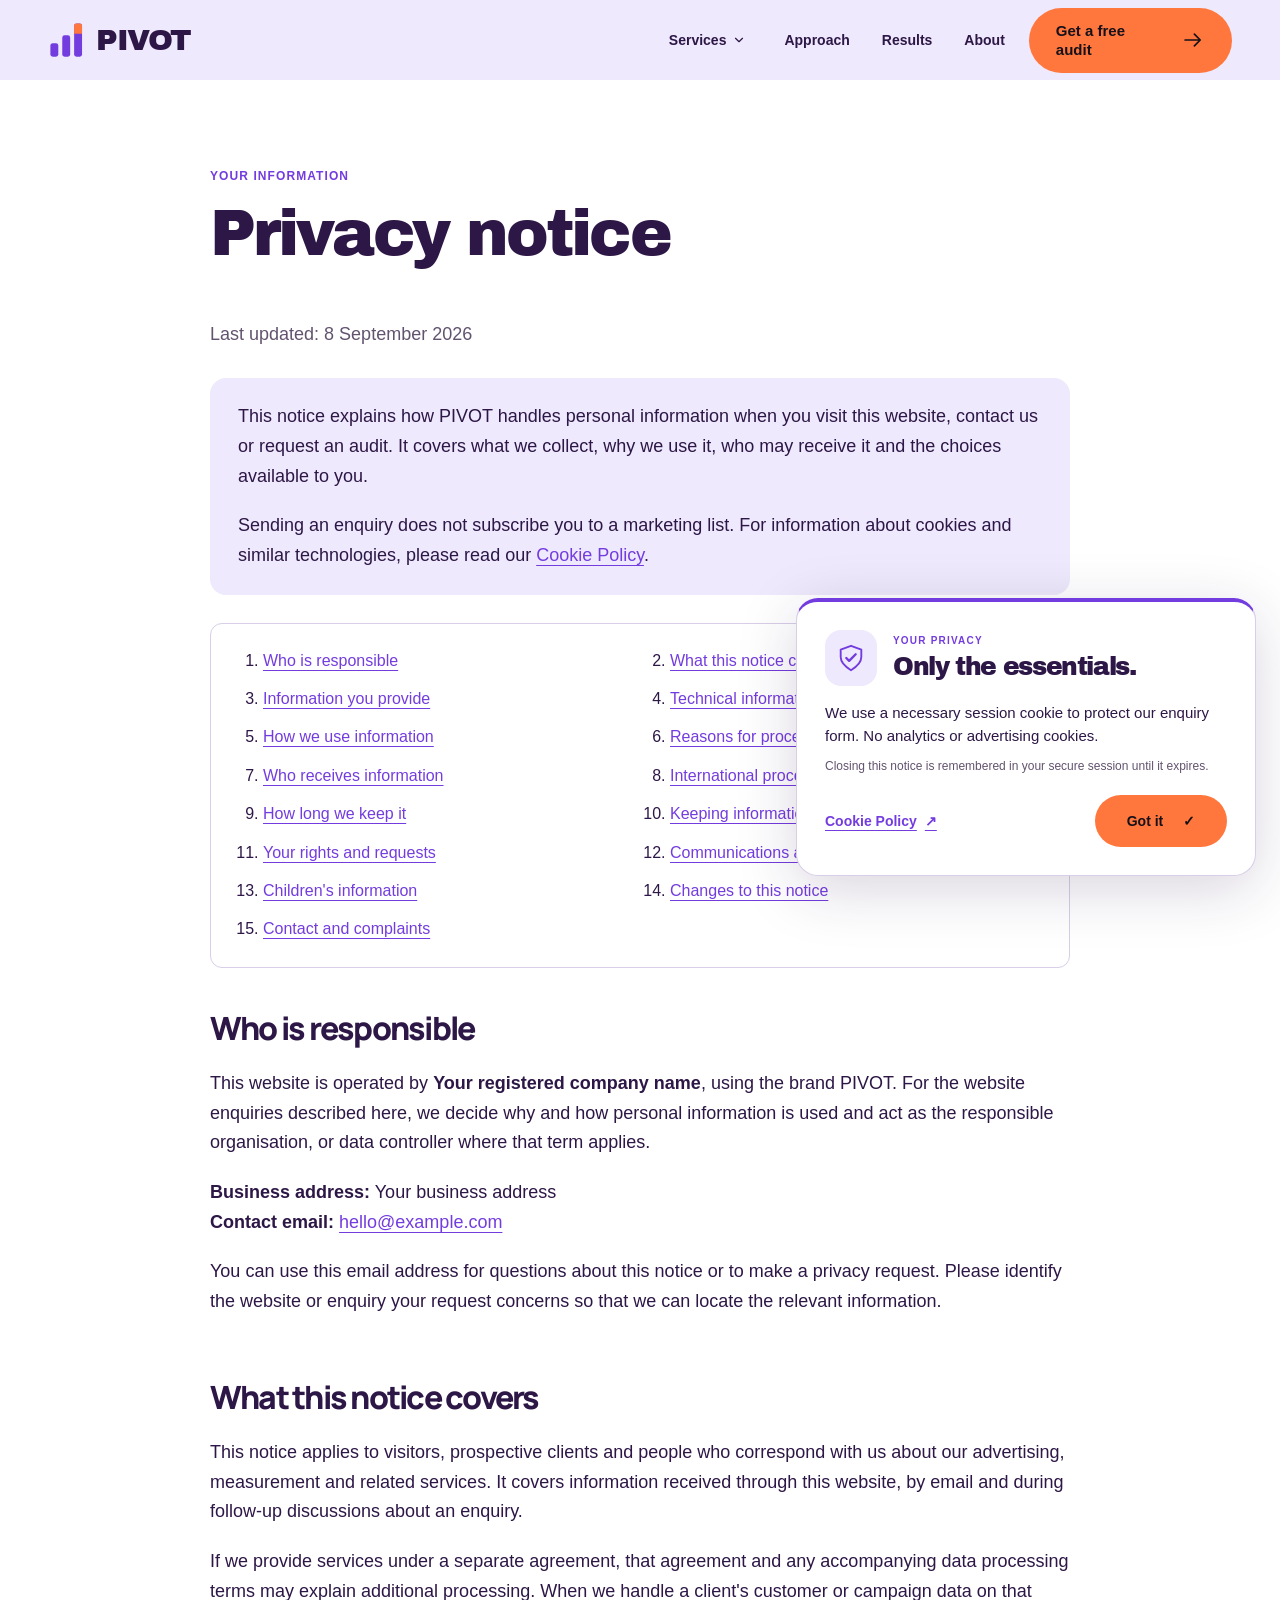
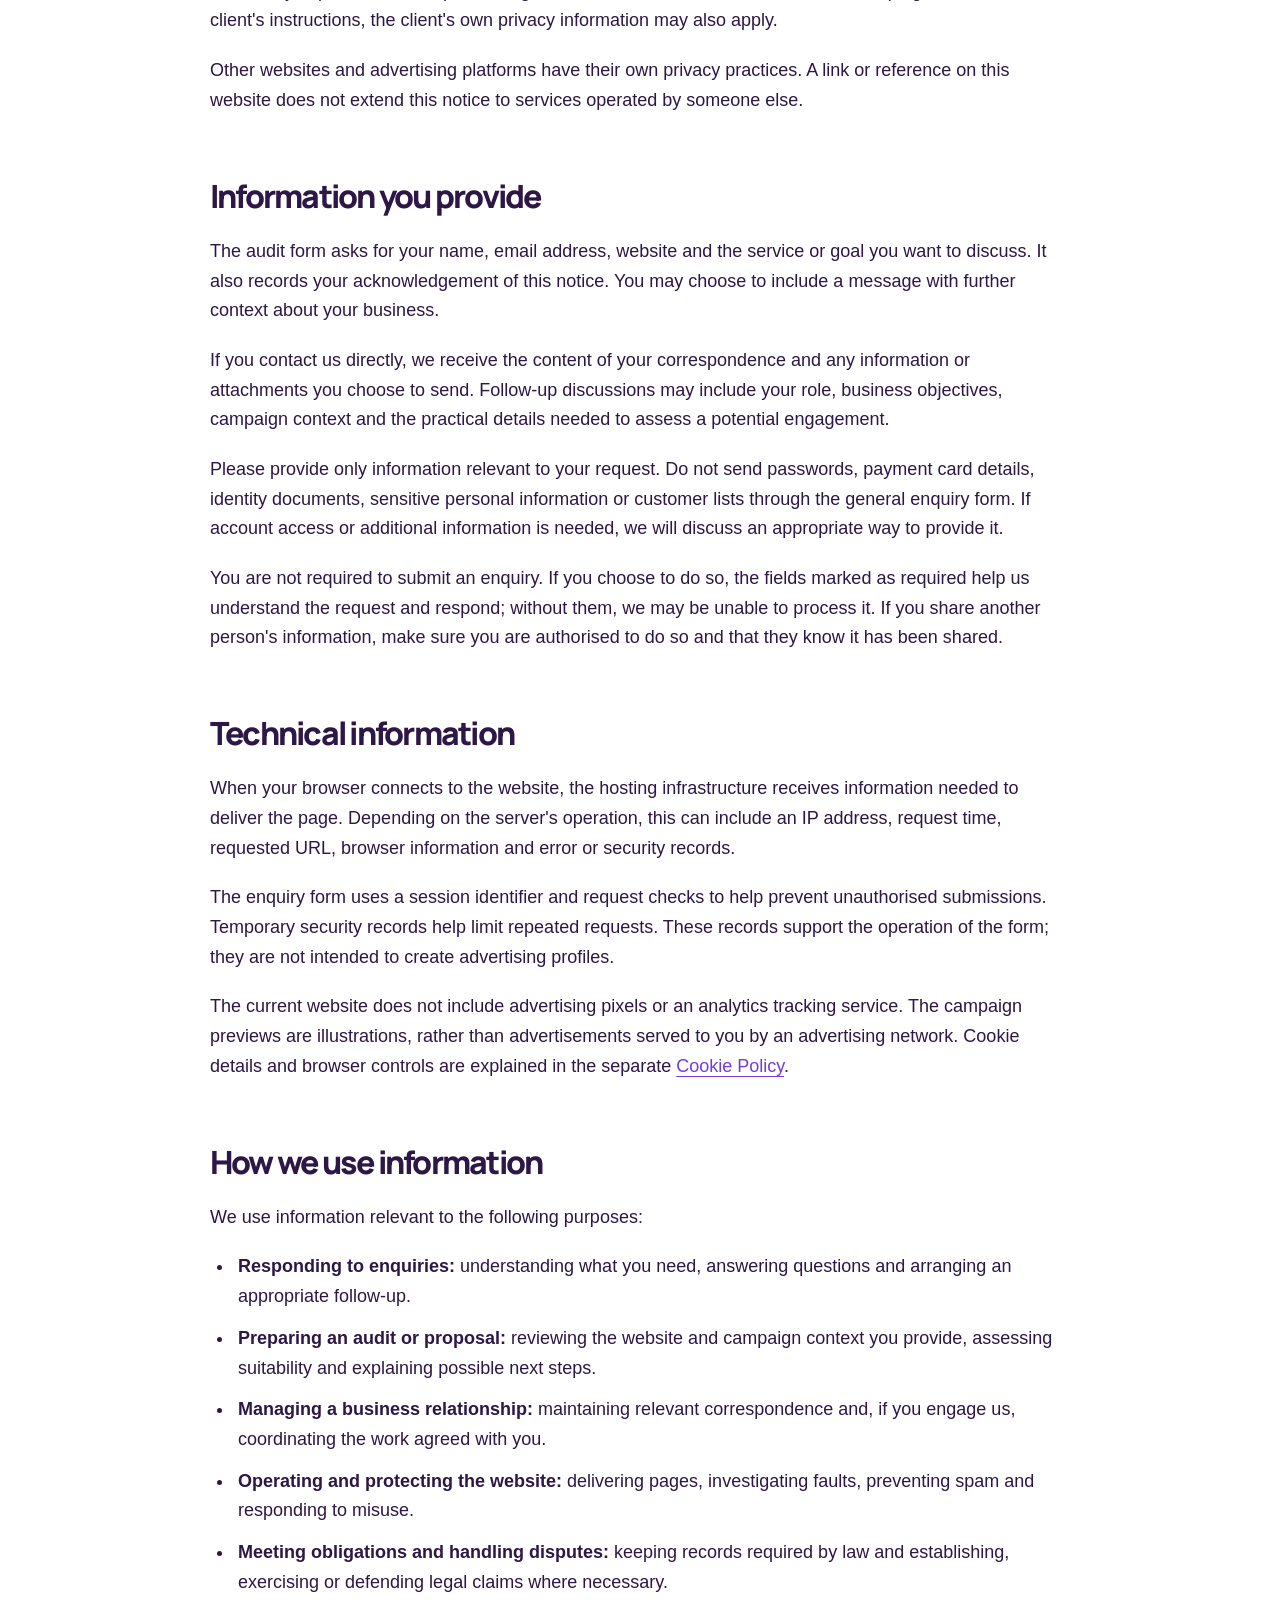
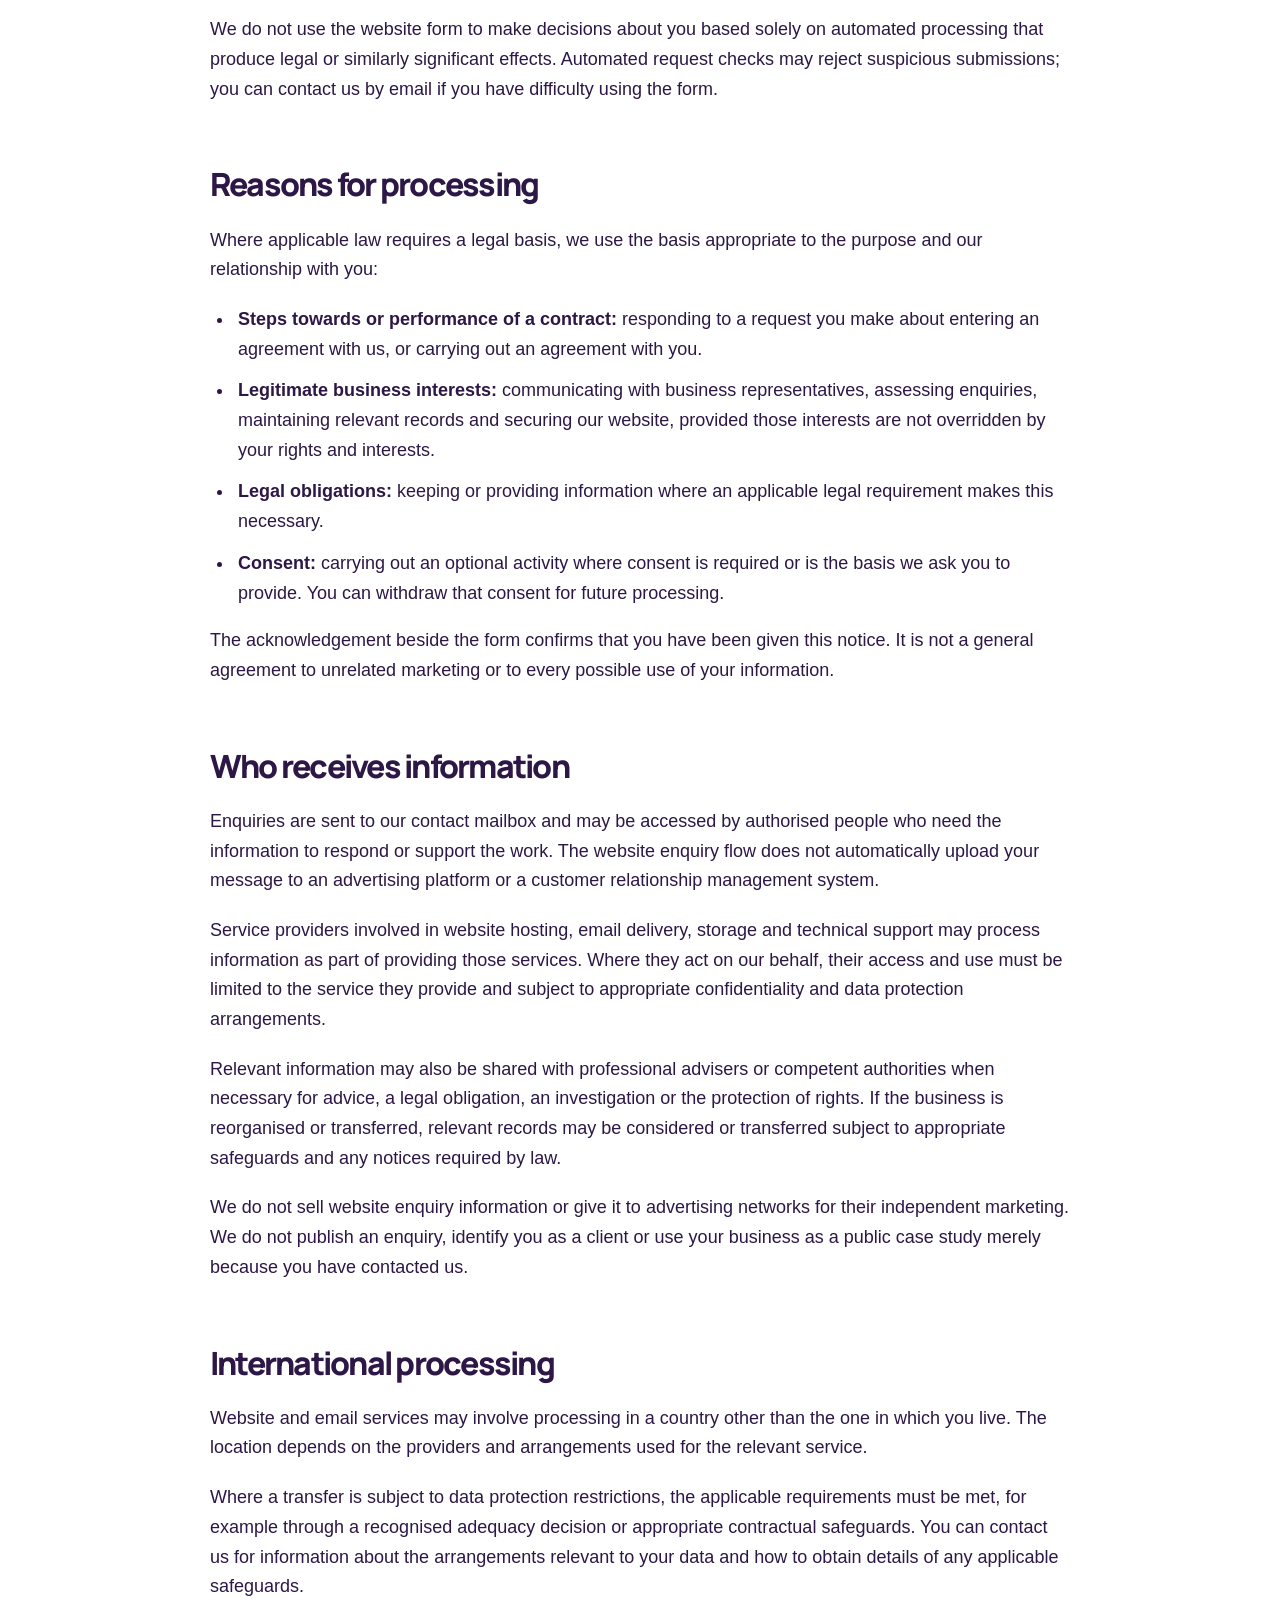
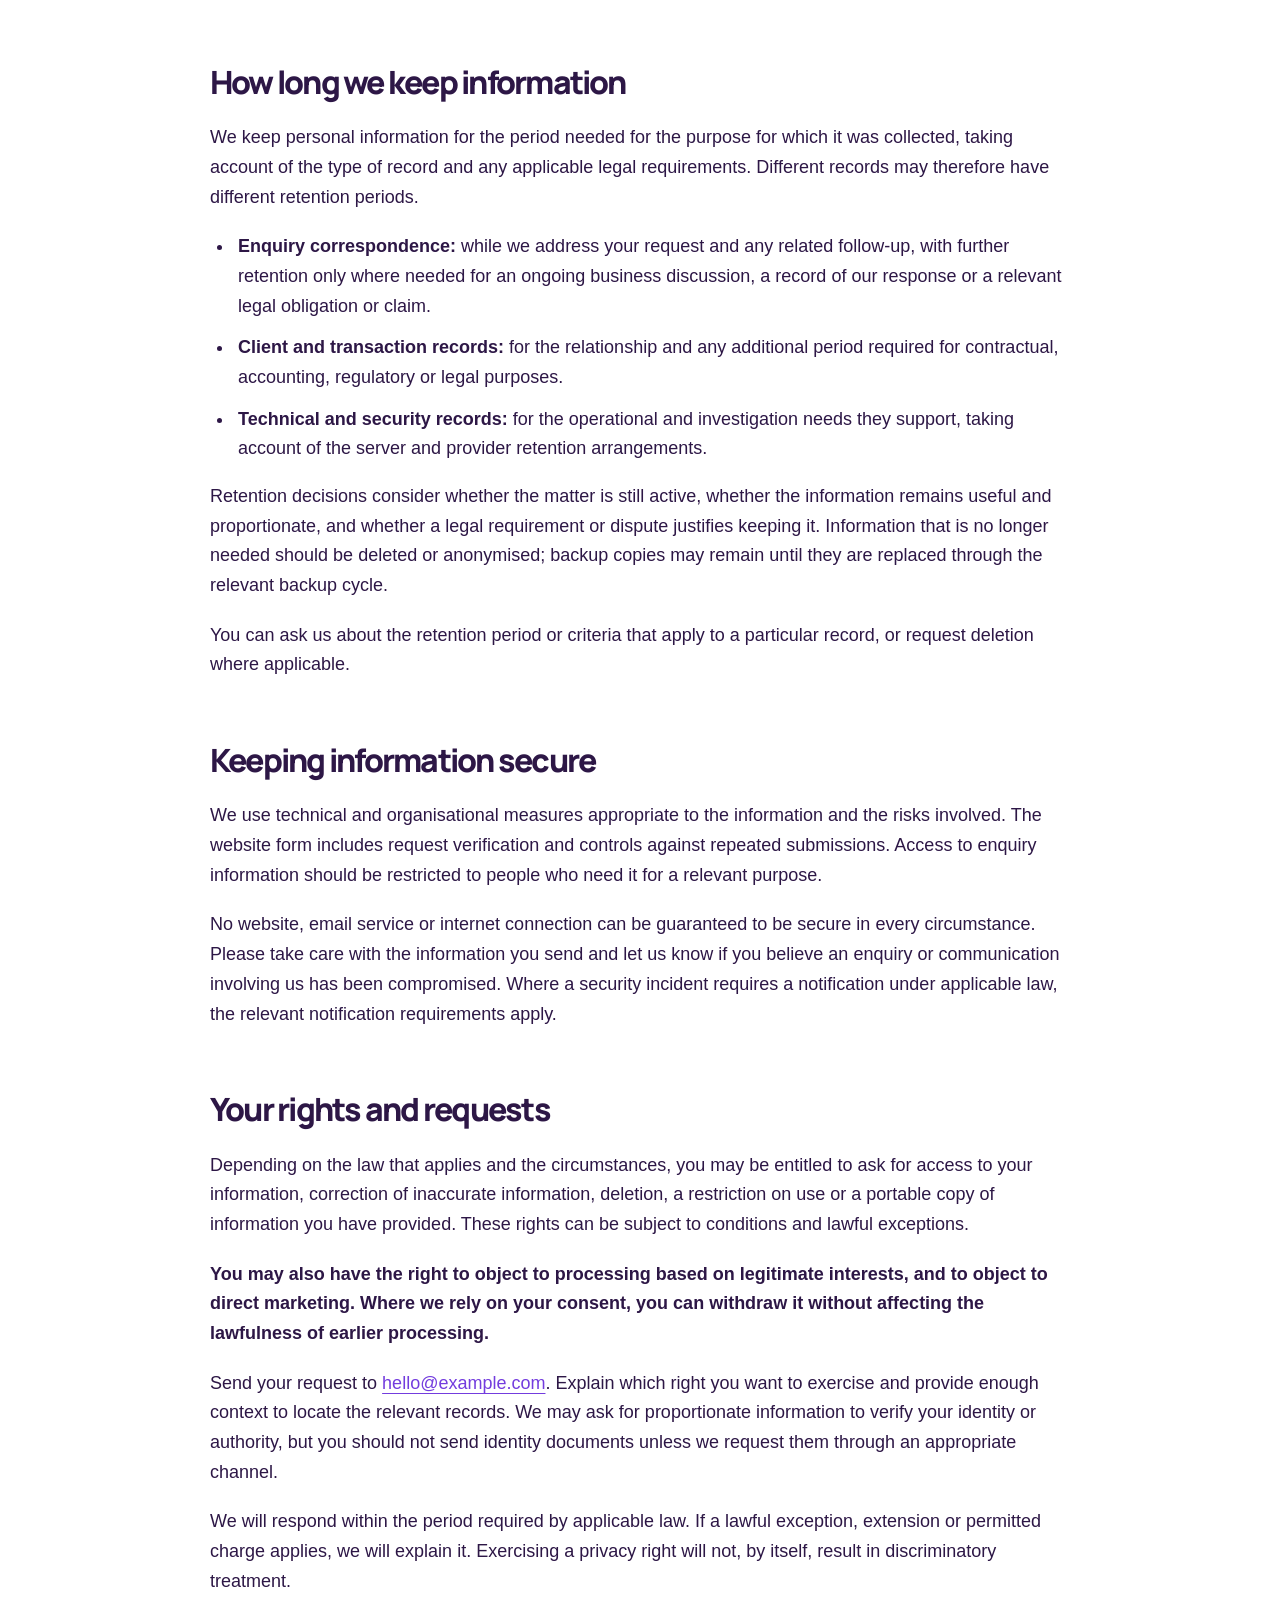
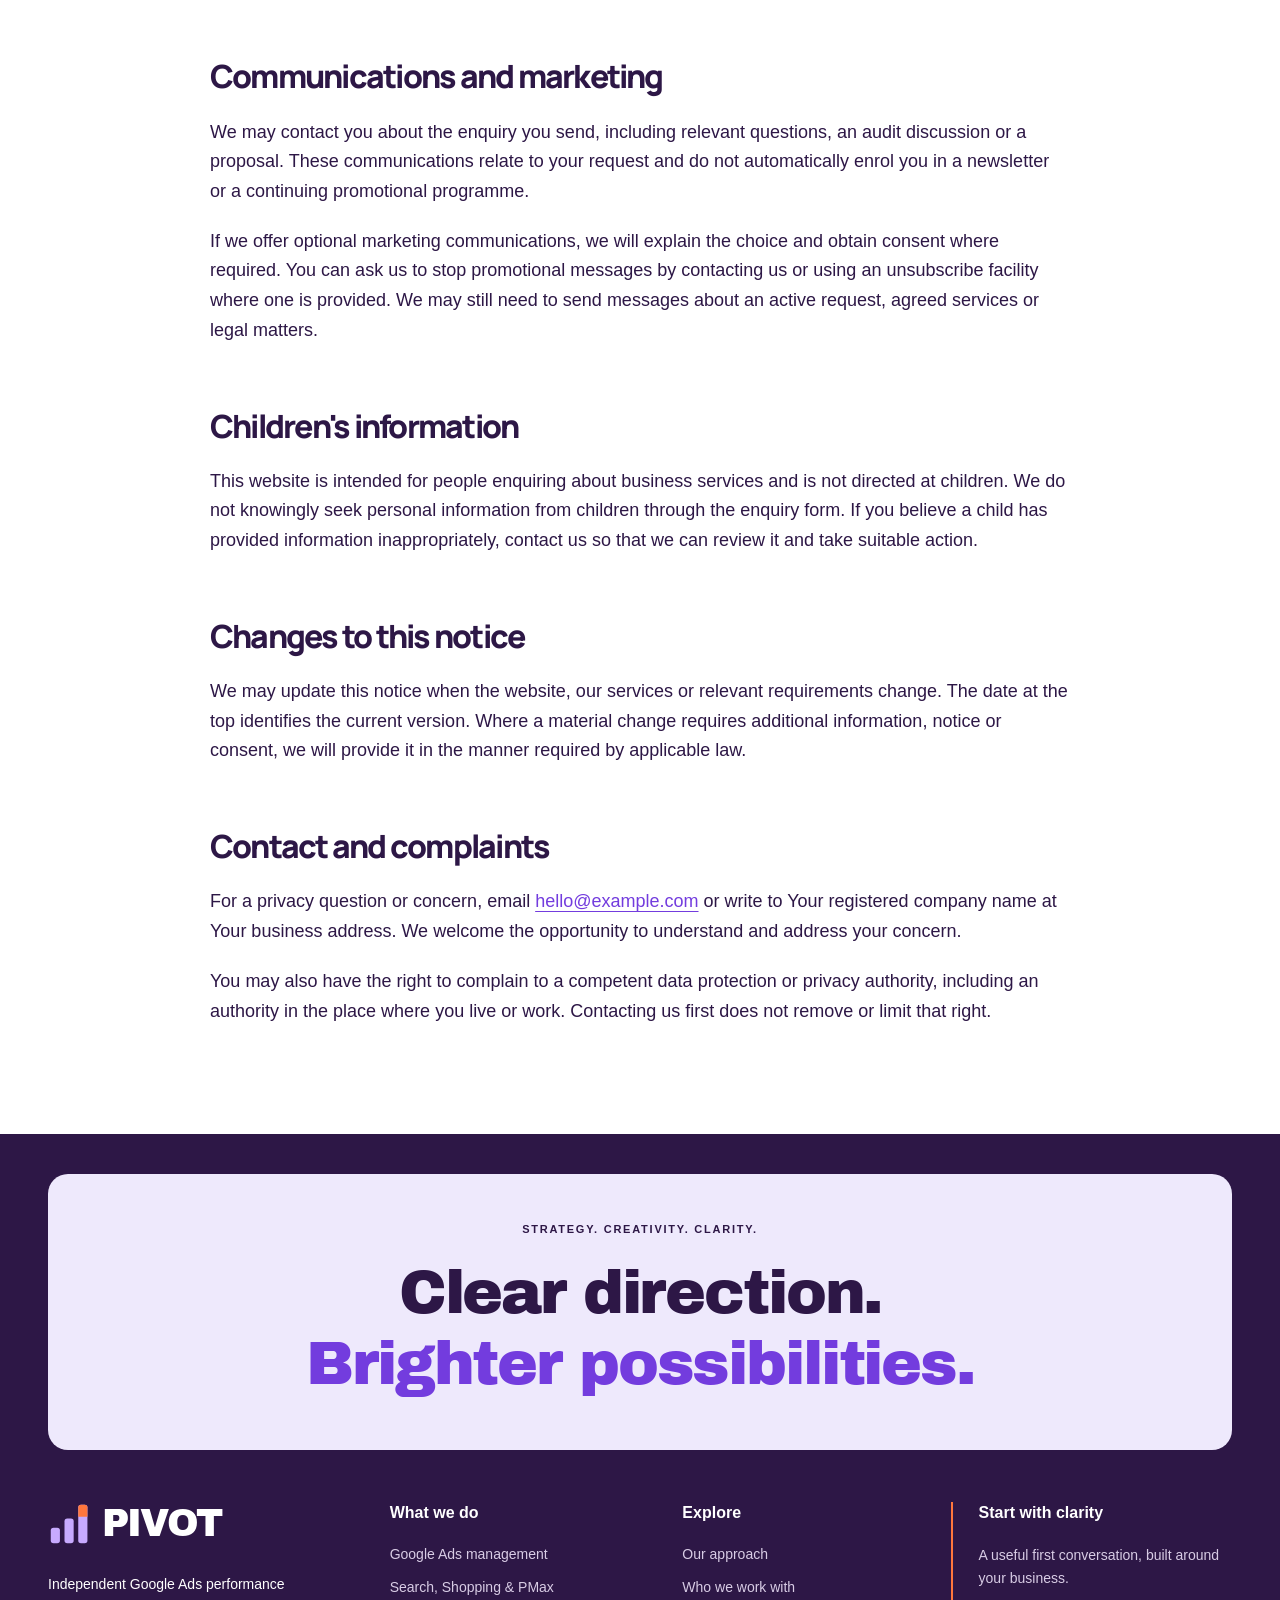
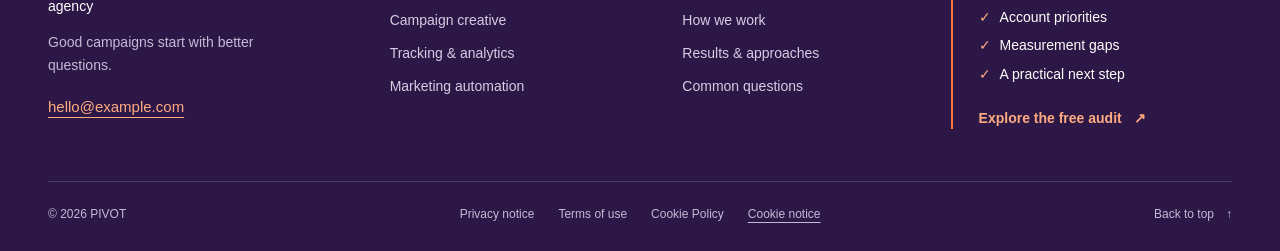
<file: privacy.html>
<!doctype html>

<html lang="en">
  <head>
    <meta charset="utf-8" />
    <meta content="width=device-width,initial-scale=1" name="viewport" />
    <title></title>
    <meta content="#EEE9FC" name="theme-color" />
    <link href="" rel="icon" />
    <link
      as="font"
      crossorigin=""
      href="assets/fonts/manrope-variable.ttf"
      rel="preload"
      type="font/ttf"
    />
    <link href="css/base.css" rel="stylesheet" />
    <link href="css/components.css" rel="stylesheet" />
    <link href="css/pages/services.css" rel="stylesheet" />
    <link href="css/art-direction.css" rel="stylesheet" />
    <link href="css/sections.css" rel="stylesheet" />
    <link href="css/pages/legal.css" rel="stylesheet" />
    <link href="css/footer.css" rel="stylesheet" />
    <script src="js/main.js" type="module"></script>
    <script src="js/form.js" type="module"></script>
    <meta
      content="How we handle website enquiries and personal information, including use, sharing, retention, security and your privacy choices."
      name="description"
    />
    <meta content="noindex, nofollow" name="robots" />
    <link href="" rel="canonical" />
    <meta content="website" property="og:type" />
    <meta content="" property="og:site_name" />
    <meta content="" property="og:title" />
    <meta
      content="How we handle website enquiries and personal information, including use, sharing, retention, security and your privacy choices."
      property="og:description"
    />
    <meta content="" property="og:url" />
    <meta content="summary" name="twitter:card" />
    <meta content="" name="twitter:title" />
    <meta
      content="How we handle website enquiries and personal information, including use, sharing, retention, security and your privacy choices."
      name="twitter:description"
    />
  </head>
  <body class="page-privacy">
    <a class="skip-link" href="#main">Skip to content</a>
    <header class="site-header">
      <div class="container">
        <a aria-label="Home" class="brand" href="index.html"
          ><span class="brand-lockup" data-logo=""></span
        ></a>
        <nav aria-label="Main navigation" class="desktop-nav">
          <div class="services-menu">
            <button aria-controls="services-links" aria-expanded="false" data-services="">
              Services
              <svg
                aria-hidden="true"
                class="services-chevron"
                focusable="false"
                viewbox="0 0 24 24"
              >
                <use href="assets/icons.svg#chevron-down"></use>
              </svg>
            </button>
            <div hidden="" id="services-links">
              <a href="google-ads.html">Google Ads management</a
              ><a href="tracking.html">Tracking &amp; automation</a>
            </div>
          </div>
          <a href="index.html#process">Approach</a><a href="results.html">Results</a
          ><a href="index.html#about">About</a>
        </nav>
        <div class="header-actions">
          <span class="header-cta"
            ><a class="button" data-link="audit" href="index.html#audit"
              ><span data-content="cta">Get a free audit</span
              ><svg aria-hidden="true" class="icon" viewbox="0 0 64 64">
                <use href="assets/icons.svg#arrow"></use></svg></a></span
          ><button
            aria-controls="site-menu"
            aria-expanded="false"
            aria-label="Open menu"
            class="menu-toggle"
            data-menu-open=""
          >
            <span></span><span></span><span></span>
          </button>
        </div>
      </div>
    </header>
    <dialog aria-labelledby="menu-title" id="site-menu">
      <div class="menu-heading">
        <h2 id="menu-title">Explore</h2>
        <button aria-label="Close menu" data-menu-close="">×</button>
      </div>
      <nav aria-label="Mobile navigation">
        <a href="index.html">Home</a><a href="google-ads.html">Google Ads management</a
        ><a href="tracking.html">Tracking &amp; automation</a
        ><a href="index.html#process">Approach</a><a href="results.html">Results</a
        ><a href="index.html#about">About</a
        ><a class="button" data-link="audit" href="index.html#audit"
          ><span data-content="cta">Get a free audit</span
          ><svg aria-hidden="true" class="icon" viewbox="0 0 64 64">
            <use href="assets/icons.svg#arrow"></use></svg
        ></a>
      </nav>
    </dialog>
    <main id="main">
      <section class="section">
        <div class="container">
          <div class="legal-copy">
            <p class="eyebrow">YOUR INFORMATION</p>
            <h1>Privacy notice</h1>
            <p class="muted">Last updated: <time datetime="2026-09-08">8 September 2026</time></p>
            <div class="legal-summary">
              <p>
                This notice explains how <span data-brand="name"></span> handles personal
                information when you visit this website, contact us or request an audit. It covers
                what we collect, why we use it, who may receive it and the choices available to you.
              </p>
              <p>
                Sending an enquiry does not subscribe you to a marketing list. For information about
                cookies and similar technologies, please read our
                <a data-link="cookies" href="cookie-policy.html">Cookie Policy</a>.
              </p>
            </div>
            <nav aria-label="On this page" class="legal-toc">
              <ol>
                <li><a href="#company">Who is responsible</a></li>
                <li><a href="#scope">What this notice covers</a></li>
                <li><a href="#enquiries">Information you provide</a></li>
                <li><a href="#technical">Technical information</a></li>
                <li><a href="#processing">How we use information</a></li>
                <li><a href="#grounds">Reasons for processing</a></li>
                <li><a href="#sharing">Who receives information</a></li>
                <li><a href="#transfers">International processing</a></li>
                <li><a href="#retention">How long we keep it</a></li>
                <li><a href="#security">Keeping information secure</a></li>
                <li><a href="#rights">Your rights and requests</a></li>
                <li><a href="#marketing">Communications and marketing</a></li>
                <li><a href="#children">Children's information</a></li>
                <li><a href="#changes">Changes to this notice</a></li>
                <li><a href="#contact">Contact and complaints</a></li>
              </ol>
            </nav>
            <section id="company">
              <h2>Who is responsible</h2>
              <p>
                This website is operated by <strong data-brand="legalName"></strong>, using the
                brand <span data-brand="name"></span>. For the website enquiries described here, we
                decide why and how personal information is used and act as the responsible
                organisation, or data controller where that term applies.
              </p>
              <p>
                <strong>Business address:</strong> <span data-brand="address"></span><br /><strong
                  >Contact email:</strong
                >
                <a data-email="" href=""></a>
              </p>
              <p>
                You can use this email address for questions about this notice or to make a privacy
                request. Please identify the website or enquiry your request concerns so that we can
                locate the relevant information.
              </p>
            </section>
            <section id="scope">
              <h2>What this notice covers</h2>
              <p>
                This notice applies to visitors, prospective clients and people who correspond with
                us about our advertising, measurement and related services. It covers information
                received through this website, by email and during follow-up discussions about an
                enquiry.
              </p>
              <p>
                If we provide services under a separate agreement, that agreement and any
                accompanying data processing terms may explain additional processing. When we handle
                a client's customer or campaign data on that client's instructions, the client's own
                privacy information may also apply.
              </p>
              <p>
                Other websites and advertising platforms have their own privacy practices. A link or
                reference on this website does not extend this notice to services operated by
                someone else.
              </p>
            </section>
            <section id="enquiries">
              <h2>Information you provide</h2>
              <p>
                The audit form asks for your name, email address, website and the service or goal
                you want to discuss. It also records your acknowledgement of this notice. You may
                choose to include a message with further context about your business.
              </p>
              <p>
                If you contact us directly, we receive the content of your correspondence and any
                information or attachments you choose to send. Follow-up discussions may include
                your role, business objectives, campaign context and the practical details needed to
                assess a potential engagement.
              </p>
              <p>
                Please provide only information relevant to your request. Do not send passwords,
                payment card details, identity documents, sensitive personal information or customer
                lists through the general enquiry form. If account access or additional information
                is needed, we will discuss an appropriate way to provide it.
              </p>
              <p>
                You are not required to submit an enquiry. If you choose to do so, the fields marked
                as required help us understand the request and respond; without them, we may be
                unable to process it. If you share another person's information, make sure you are
                authorised to do so and that they know it has been shared.
              </p>
            </section>
            <section id="technical">
              <h2>Technical information</h2>
              <p>
                When your browser connects to the website, the hosting infrastructure receives
                information needed to deliver the page. Depending on the server's operation, this
                can include an IP address, request time, requested URL, browser information and
                error or security records.
              </p>
              <p>
                The enquiry form uses a session identifier and request checks to help prevent
                unauthorised submissions. Temporary security records help limit repeated requests.
                These records support the operation of the form; they are not intended to create
                advertising profiles.
              </p>
              <p>
                The current website does not include advertising pixels or an analytics tracking
                service. The campaign previews are illustrations, rather than advertisements served
                to you by an advertising network. Cookie details and browser controls are explained
                in the separate <a data-link="cookies" href="cookie-policy.html">Cookie Policy</a>.
              </p>
            </section>
            <section id="processing">
              <h2>How we use information</h2>
              <p>We use information relevant to the following purposes:</p>
              <ul>
                <li>
                  <strong>Responding to enquiries:</strong> understanding what you need, answering
                  questions and arranging an appropriate follow-up.
                </li>
                <li>
                  <strong>Preparing an audit or proposal:</strong> reviewing the website and
                  campaign context you provide, assessing suitability and explaining possible next
                  steps.
                </li>
                <li>
                  <strong>Managing a business relationship:</strong> maintaining relevant
                  correspondence and, if you engage us, coordinating the work agreed with you.
                </li>
                <li>
                  <strong>Operating and protecting the website:</strong> delivering pages,
                  investigating faults, preventing spam and responding to misuse.
                </li>
                <li>
                  <strong>Meeting obligations and handling disputes:</strong> keeping records
                  required by law and establishing, exercising or defending legal claims where
                  necessary.
                </li>
              </ul>
              <p>
                We do not use the website form to make decisions about you based solely on automated
                processing that produce legal or similarly significant effects. Automated request
                checks may reject suspicious submissions; you can contact us by email if you have
                difficulty using the form.
              </p>
            </section>
            <section id="grounds">
              <h2>Reasons for processing</h2>
              <p>
                Where applicable law requires a legal basis, we use the basis appropriate to the
                purpose and our relationship with you:
              </p>
              <ul>
                <li>
                  <strong>Steps towards or performance of a contract:</strong> responding to a
                  request you make about entering an agreement with us, or carrying out an agreement
                  with you.
                </li>
                <li>
                  <strong>Legitimate business interests:</strong> communicating with business
                  representatives, assessing enquiries, maintaining relevant records and securing
                  our website, provided those interests are not overridden by your rights and
                  interests.
                </li>
                <li>
                  <strong>Legal obligations:</strong> keeping or providing information where an
                  applicable legal requirement makes this necessary.
                </li>
                <li>
                  <strong>Consent:</strong> carrying out an optional activity where consent is
                  required or is the basis we ask you to provide. You can withdraw that consent for
                  future processing.
                </li>
              </ul>
              <p>
                The acknowledgement beside the form confirms that you have been given this notice.
                It is not a general agreement to unrelated marketing or to every possible use of
                your information.
              </p>
            </section>
            <section id="sharing">
              <h2>Who receives information</h2>
              <p>
                Enquiries are sent to our contact mailbox and may be accessed by authorised people
                who need the information to respond or support the work. The website enquiry flow
                does not automatically upload your message to an advertising platform or a customer
                relationship management system.
              </p>
              <p>
                Service providers involved in website hosting, email delivery, storage and technical
                support may process information as part of providing those services. Where they act
                on our behalf, their access and use must be limited to the service they provide and
                subject to appropriate confidentiality and data protection arrangements.
              </p>
              <p>
                Relevant information may also be shared with professional advisers or competent
                authorities when necessary for advice, a legal obligation, an investigation or the
                protection of rights. If the business is reorganised or transferred, relevant
                records may be considered or transferred subject to appropriate safeguards and any
                notices required by law.
              </p>
              <p>
                We do not sell website enquiry information or give it to advertising networks for
                their independent marketing. We do not publish an enquiry, identify you as a client
                or use your business as a public case study merely because you have contacted us.
              </p>
            </section>
            <section id="transfers">
              <h2>International processing</h2>
              <p>
                Website and email services may involve processing in a country other than the one in
                which you live. The location depends on the providers and arrangements used for the
                relevant service.
              </p>
              <p>
                Where a transfer is subject to data protection restrictions, the applicable
                requirements must be met, for example through a recognised adequacy decision or
                appropriate contractual safeguards. You can contact us for information about the
                arrangements relevant to your data and how to obtain details of any applicable
                safeguards.
              </p>
            </section>
            <section id="retention">
              <h2>How long we keep information</h2>
              <p>
                We keep personal information for the period needed for the purpose for which it was
                collected, taking account of the type of record and any applicable legal
                requirements. Different records may therefore have different retention periods.
              </p>
              <ul>
                <li>
                  <strong>Enquiry correspondence:</strong> while we address your request and any
                  related follow-up, with further retention only where needed for an ongoing
                  business discussion, a record of our response or a relevant legal obligation or
                  claim.
                </li>
                <li>
                  <strong>Client and transaction records:</strong> for the relationship and any
                  additional period required for contractual, accounting, regulatory or legal
                  purposes.
                </li>
                <li>
                  <strong>Technical and security records:</strong> for the operational and
                  investigation needs they support, taking account of the server and provider
                  retention arrangements.
                </li>
              </ul>
              <p>
                Retention decisions consider whether the matter is still active, whether the
                information remains useful and proportionate, and whether a legal requirement or
                dispute justifies keeping it. Information that is no longer needed should be deleted
                or anonymised; backup copies may remain until they are replaced through the relevant
                backup cycle.
              </p>
              <p>
                You can ask us about the retention period or criteria that apply to a particular
                record, or request deletion where applicable.
              </p>
            </section>
            <section id="security">
              <h2>Keeping information secure</h2>
              <p>
                We use technical and organisational measures appropriate to the information and the
                risks involved. The website form includes request verification and controls against
                repeated submissions. Access to enquiry information should be restricted to people
                who need it for a relevant purpose.
              </p>
              <p>
                No website, email service or internet connection can be guaranteed to be secure in
                every circumstance. Please take care with the information you send and let us know
                if you believe an enquiry or communication involving us has been compromised. Where
                a security incident requires a notification under applicable law, the relevant
                notification requirements apply.
              </p>
            </section>
            <section id="rights">
              <h2>Your rights and requests</h2>
              <p>
                Depending on the law that applies and the circumstances, you may be entitled to ask
                for access to your information, correction of inaccurate information, deletion, a
                restriction on use or a portable copy of information you have provided. These rights
                can be subject to conditions and lawful exceptions.
              </p>
              <p>
                <strong
                  >You may also have the right to object to processing based on legitimate
                  interests, and to object to direct marketing. Where we rely on your consent, you
                  can withdraw it without affecting the lawfulness of earlier processing.</strong
                >
              </p>
              <p>
                Send your request to <a data-email="" href=""></a>. Explain which right you want to
                exercise and provide enough context to locate the relevant records. We may ask for
                proportionate information to verify your identity or authority, but you should not
                send identity documents unless we request them through an appropriate channel.
              </p>
              <p>
                We will respond within the period required by applicable law. If a lawful exception,
                extension or permitted charge applies, we will explain it. Exercising a privacy
                right will not, by itself, result in discriminatory treatment.
              </p>
            </section>
            <section id="marketing">
              <h2>Communications and marketing</h2>
              <p>
                We may contact you about the enquiry you send, including relevant questions, an
                audit discussion or a proposal. These communications relate to your request and do
                not automatically enrol you in a newsletter or a continuing promotional programme.
              </p>
              <p>
                If we offer optional marketing communications, we will explain the choice and obtain
                consent where required. You can ask us to stop promotional messages by contacting us
                or using an unsubscribe facility where one is provided. We may still need to send
                messages about an active request, agreed services or legal matters.
              </p>
            </section>
            <section id="children">
              <h2>Children's information</h2>
              <p>
                This website is intended for people enquiring about business services and is not
                directed at children. We do not knowingly seek personal information from children
                through the enquiry form. If you believe a child has provided information
                inappropriately, contact us so that we can review it and take suitable action.
              </p>
            </section>
            <section id="changes">
              <h2>Changes to this notice</h2>
              <p>
                We may update this notice when the website, our services or relevant requirements
                change. The date at the top identifies the current version. Where a material change
                requires additional information, notice or consent, we will provide it in the manner
                required by applicable law.
              </p>
            </section>
            <section id="contact">
              <h2>Contact and complaints</h2>
              <p>
                For a privacy question or concern, email <a data-email="" href=""></a> or write to
                <span data-brand="legalName"></span> at <span data-brand="address"></span>. We
                welcome the opportunity to understand and address your concern.
              </p>
              <p>
                You may also have the right to complain to a competent data protection or privacy
                authority, including an authority in the place where you live or work. Contacting us
                first does not remove or limit that right.
              </p>
            </section>
          </div>
        </div>
      </section>
    </main>
    <footer class="footer">
      <div class="container">
        <div class="footer-signoff">
          <p class="footer-signoff-label">STRATEGY. CREATIVITY. CLARITY.</p>
          <h2>
            <span data-content="footerTitle">Clear direction.</span>
            <span data-content="footerTitleEnd">Brighter possibilities.</span>
          </h2>
        </div>
        <div class="footer-grid">
          <div class="footer-identity">
            <a aria-label="Home" class="brand" href="index.html"
              ><span class="brand-lockup" data-logo="" data-logo-variant="light"></span
            ></a>
            <p class="footer-description" data-brand="description"></p>
            <p class="footer-thought" data-content="footer">
              Good campaigns start with better questions.
            </p>
            <a class="footer-email" data-email="" href=""></a>
          </div>
          <nav aria-label="Footer services" class="footer-nav">
            <h3>What we do</h3>
            <a href="google-ads.html">Google Ads management</a>
            <a href="google-ads.html#campaign-mix">Search, Shopping &amp; PMax</a>
            <a href="google-ads.html#creative-system">Campaign creative</a>
            <a href="tracking.html">Tracking &amp; analytics</a>
            <a href="tracking.html#automation">Marketing automation</a>
          </nav>
          <nav aria-label="Footer agency" class="footer-nav">
            <h3>Explore</h3>
            <a href="index.html#about">Our approach</a>
            <a href="index.html#business-fit">Who we work with</a>
            <a href="index.html#process">How we work</a>
            <a href="results.html">Results &amp; approaches</a>
            <a href="index.html#faq">Common questions</a>
          </nav>
          <div class="footer-audit">
            <h3>Start with clarity</h3>
            <p>A useful first conversation, built around your business.</p>
            <ul>
              <li>Account priorities</li>
              <li>Measurement gaps</li>
              <li>A practical next step</li>
            </ul>
            <a data-link="audit" href="index.html#audit"
              >Explore the free audit <span aria-hidden="true">↗</span></a
            >
          </div>
        </div>
        <div class="footer-bottom">
          <p>© <span data-year=""></span> <span data-brand="name"></span></p>
          <nav aria-label="Legal">
            <a data-link="privacy" href="privacy.html">Privacy notice</a
            ><a data-link="terms" href="terms.html">Terms of use</a>
            <a data-link="cookies" href="cookie-policy.html">Cookie Policy</a>
          </nav>
          <a class="footer-back" href="#main">Back to top <span aria-hidden="true">↑</span></a>
        </div>
      </div>
    </footer>
    <p class="config-notice" data-config-error="" hidden="" role="alert">
      Could not load site configuration. Please reload or contact us by email.
    </p>
  </body>
</html>
</file>
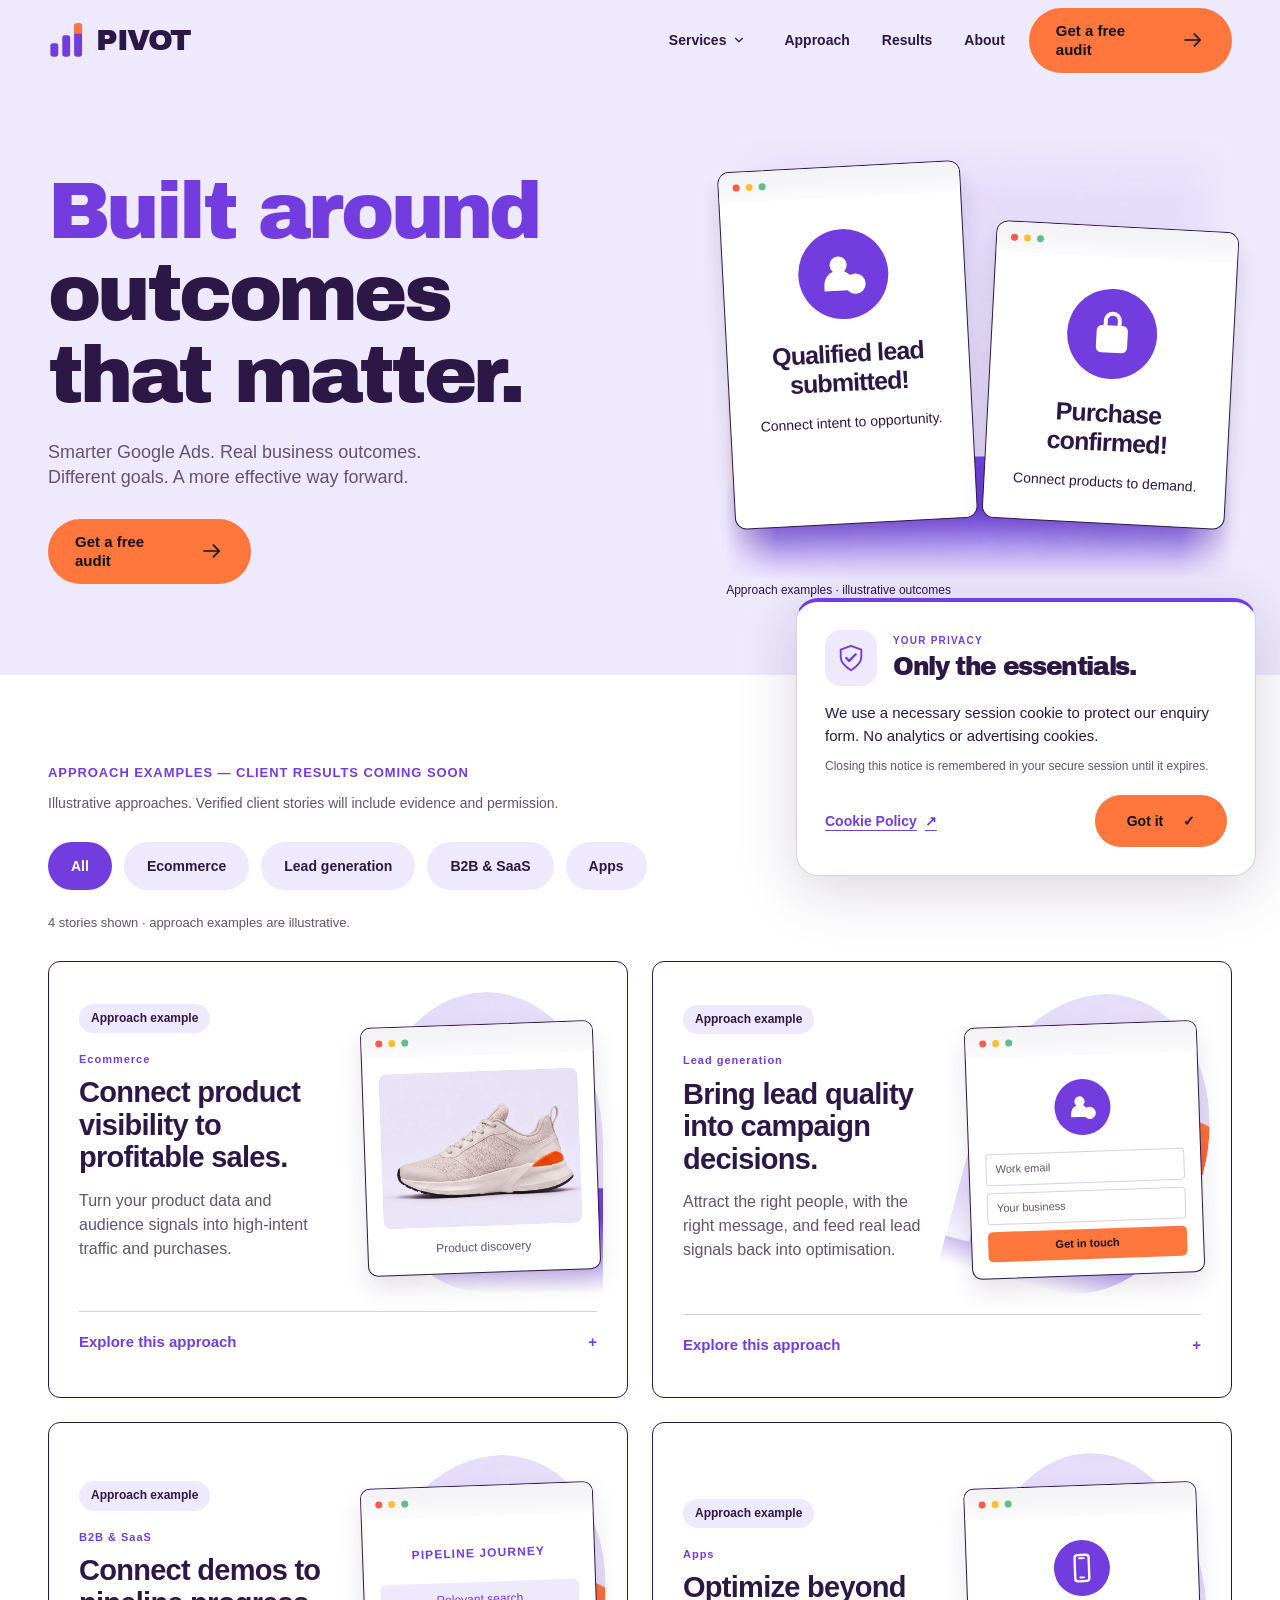
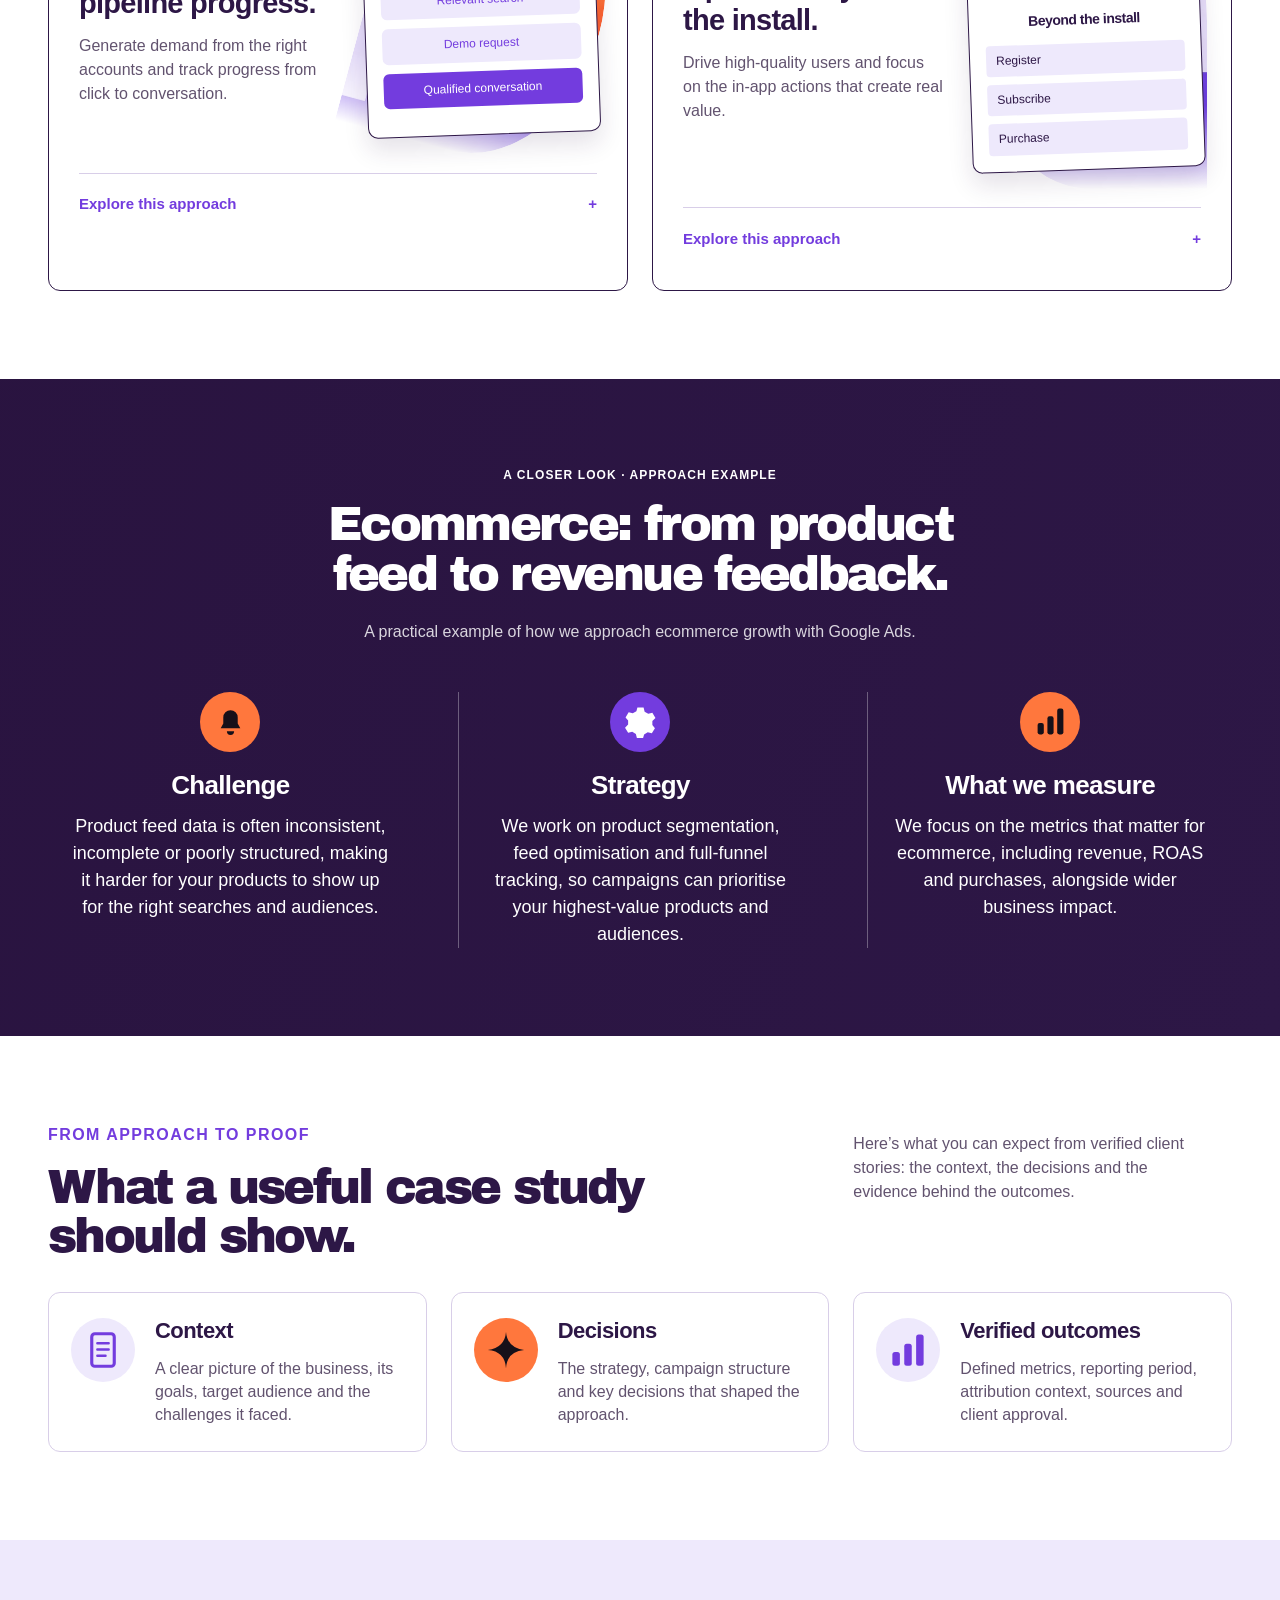
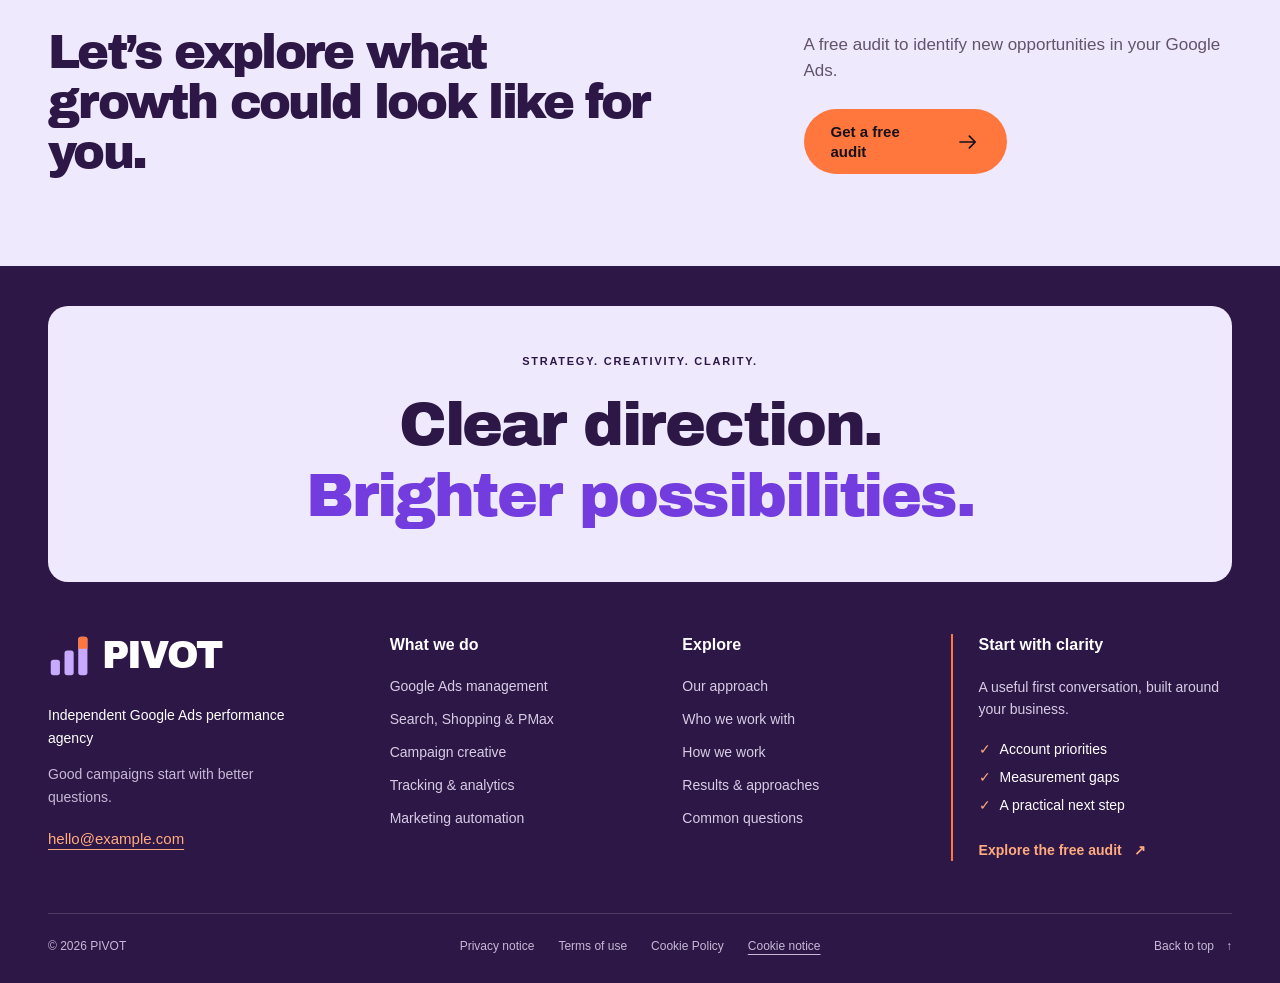
<file: results.html>
<!doctype html>

<html lang="en">
  <head>
    <meta charset="utf-8" />
    <meta content="width=device-width,initial-scale=1" name="viewport" />
    <title></title>
    <meta content="#EEE9FC" name="theme-color" />
    <link href="" rel="icon" />
    <link
      as="font"
      crossorigin=""
      href="assets/fonts/manrope-variable.ttf"
      rel="preload"
      type="font/ttf"
    />
    <link href="css/base.css" rel="stylesheet" />
    <link href="css/components.css" rel="stylesheet" />
    <link href="css/pages/services.css" rel="stylesheet" />
    <link href="css/art-direction.css" rel="stylesheet" />
    <link href="css/sections.css" rel="stylesheet" />
    <link href="css/footer.css" rel="stylesheet" />
    <script src="js/main.js" type="module"></script>
    <script src="js/form.js" type="module"></script>
    <meta
      content="Explore illustrative Google Ads approaches for ecommerce, lead generation, B2B and apps."
      name="description"
    />
    <meta content="noindex, nofollow" name="robots" />
    <link href="" rel="canonical" />
    <meta content="website" property="og:type" />
    <meta content="" property="og:site_name" />
    <meta content="" property="og:title" />
    <meta
      content="Explore illustrative Google Ads approaches for ecommerce, lead generation, B2B and apps."
      property="og:description"
    />
    <meta content="" property="og:url" />
    <meta content="summary" name="twitter:card" />
    <meta content="" name="twitter:title" />
    <meta
      content="Explore illustrative Google Ads approaches for ecommerce, lead generation, B2B and apps."
      name="twitter:description"
    />
  </head>
  <body class="page-results">
    <a class="skip-link" href="#main">Skip to content</a>
    <header class="site-header">
      <div class="container">
        <a aria-label="Home" class="brand" href="index.html"
          ><span class="brand-lockup" data-logo=""></span
        ></a>
        <nav aria-label="Main navigation" class="desktop-nav">
          <div class="services-menu">
            <button aria-controls="services-links" aria-expanded="false" data-services="">
              Services
              <svg
                aria-hidden="true"
                class="services-chevron"
                focusable="false"
                viewbox="0 0 24 24"
              >
                <use href="assets/icons.svg#chevron-down"></use>
              </svg>
            </button>
            <div hidden="" id="services-links">
              <a href="google-ads.html">Google Ads management</a
              ><a href="tracking.html">Tracking &amp; automation</a>
            </div>
          </div>
          <a href="index.html#process">Approach</a><a href="results.html">Results</a
          ><a href="index.html#about">About</a>
        </nav>
        <div class="header-actions">
          <span class="header-cta"
            ><a class="button" data-link="audit" href="index.html#audit"
              ><span data-content="cta">Get a free audit</span
              ><svg aria-hidden="true" class="icon" viewbox="0 0 64 64">
                <use href="assets/icons.svg#arrow"></use></svg></a></span
          ><button
            aria-controls="site-menu"
            aria-expanded="false"
            aria-label="Open menu"
            class="menu-toggle"
            data-menu-open=""
          >
            <span></span><span></span><span></span>
          </button>
        </div>
      </div>
    </header>
    <dialog aria-labelledby="menu-title" id="site-menu">
      <div class="menu-heading">
        <h2 id="menu-title">Explore</h2>
        <button aria-label="Close menu" data-menu-close="">×</button>
      </div>
      <nav aria-label="Mobile navigation">
        <a href="index.html">Home</a><a href="google-ads.html">Google Ads management</a
        ><a href="tracking.html">Tracking &amp; automation</a
        ><a href="index.html#process">Approach</a><a href="results.html">Results</a
        ><a href="index.html#about">About</a
        ><a class="button" data-link="audit" href="index.html#audit"
          ><span data-content="cta">Get a free audit</span
          ><svg aria-hidden="true" class="icon" viewbox="0 0 64 64">
            <use href="assets/icons.svg#arrow"></use></svg
        ></a>
      </nav>
    </dialog>
    <main id="main">
      <section class="section lavender inner-hero results-hero" id="hero">
        <div class="container inner-hero-grid">
          <div>
            <p class="eyebrow">RESULTS &amp; APPROACHES</p>
            <h1><span class="primary">Built around</span><br />outcomes<br />that matter.</h1>
            <p class="inner-description">
              Smarter Google Ads. Real business outcomes.<br />Different goals. A more effective way
              forward.
            </p>
            <a class="button" data-link="audit" href="index.html#audit"
              ><span data-content="cta">Get a free audit</span
              ><svg aria-hidden="true" class="icon" viewbox="0 0 64 64">
                <use href="assets/icons.svg#arrow"></use></svg
            ></a>
          </div>
          <div class="inner-visual">
            <h2 class="sr-only">Illustrative service previews</h2>
            <div class="results-previews" data-illustrative="">
              <article aria-label="Illustrative campaign preview" class="browser-card">
                <div aria-hidden="true" class="browser-bar"><i></i><i></i><i></i></div>
                <div class="browser-body">
                  <span class="icon-disc"
                    ><svg aria-hidden="true" class="icon" viewbox="0 0 64 64">
                      <use href="assets/icons.svg#contact"></use></svg
                  ></span>
                  <h3>Qualified lead<br />submitted!</h3>
                  <p>Connect intent to opportunity.</p>
                </div>
              </article>
              <article aria-label="Illustrative campaign preview" class="browser-card">
                <div aria-hidden="true" class="browser-bar"><i></i><i></i><i></i></div>
                <div class="browser-body">
                  <span class="icon-disc"
                    ><svg aria-hidden="true" class="icon" viewbox="0 0 64 64">
                      <use href="assets/icons.svg#bag"></use></svg
                  ></span>
                  <h3>Purchase<br />confirmed!</h3>
                  <p>Connect products to demand.</p>
                </div>
              </article>
            </div>
            <p class="illustration-note" data-illustrative="">
              Approach examples · illustrative outcomes
            </p>
          </div>
        </div>
      </section>
      <section class="section" id="examples">
        <div class="container" data-results="">
          <h2 class="eyebrow examples-heading">APPROACH EXAMPLES — CLIENT RESULTS COMING SOON</h2>
          <p class="examples-note">
            Illustrative approaches. Verified client stories will include evidence and permission.
          </p>
          <div aria-label="Filter stories" class="filter-list" role="group">
            <button aria-pressed="true" data-filter="all">All</button
            ><button aria-pressed="false" data-filter="ecommerce">Ecommerce</button
            ><button aria-pressed="false" data-filter="lead-generation">Lead generation</button
            ><button aria-pressed="false" data-filter="b2b-saas">B2B &amp; SaaS</button
            ><button aria-pressed="false" data-filter="apps">Apps</button>
          </div>
          <p aria-live="polite" class="results-status" data-results-status="" role="status">
            4 approach examples
          </p>
          <div class="case-grid">
            <article class="case-card" data-case="ecommerce" data-illustrative="">
              <div class="case-overview">
                <div>
                  <span class="badge">Approach example</span>
                  <p class="eyebrow">Ecommerce</p>
                  <h3>Connect product visibility to profitable sales.</h3>
                  <p>
                    Turn your product data and audience signals into high-intent traffic and
                    purchases.
                  </p>
                </div>
                <div class="case-visual case-visual-ecommerce">
                  <article aria-label="Illustrative campaign preview" class="browser-card">
                    <div aria-hidden="true" class="browser-bar"><i></i><i></i><i></i></div>
                    <div class="browser-body">
                      <img
                        alt="Illustrative pale knit trainer with a bright orange heel"
                        class="shoe"
                        height="1086"
                        loading="lazy"
                        src="assets/campaign-sneaker.webp"
                        width="1448"
                      />
                      <p>Product discovery</p>
                    </div>
                  </article>
                </div>
              </div>
              <details>
                <summary>Explore this approach <span aria-hidden="true">+</span></summary>
                <h4>Strategy</h4>
                <p>
                  Review feed quality, segment products around commercial priorities and connect
                  purchases to campaign spend.
                </p>
                <h4>What we measure</h4>
                <p>
                  Revenue, ROAS, Purchases. These describe the measurement plan, not achieved
                  results.
                </p>
              </details>
            </article>
            <article class="case-card" data-case="lead-generation" data-illustrative="">
              <div class="case-overview">
                <div>
                  <span class="badge">Approach example</span>
                  <p class="eyebrow">Lead generation</p>
                  <h3>Bring lead quality into campaign decisions.</h3>
                  <p>
                    Attract the right people, with the right message, and feed real lead signals
                    back into optimisation.
                  </p>
                </div>
                <div class="case-visual case-visual-lead-generation">
                  <article aria-label="Illustrative campaign preview" class="browser-card">
                    <div aria-hidden="true" class="browser-bar"><i></i><i></i><i></i></div>
                    <div class="browser-body">
                      <span class="icon-disc"
                        ><svg aria-hidden="true" class="icon" viewbox="0 0 64 64">
                          <use href="assets/icons.svg#contact"></use></svg
                      ></span>
                      <div class="mini-form">
                        <span>Work email</span><span>Your business</span><b>Get in touch</b>
                      </div>
                    </div>
                  </article>
                </div>
              </div>
              <details>
                <summary>Explore this approach <span aria-hidden="true">+</span></summary>
                <h4>Strategy</h4>
                <p>
                  Align search intent and landing pages, then review qualified outcomes with your
                  sales team.
                </p>
                <h4>What we measure</h4>
                <p>
                  Qualified leads, Cost per qualified lead, Sales outcomes. These describe the
                  measurement plan, not achieved results.
                </p>
              </details>
            </article>
            <article class="case-card" data-case="b2b-saas" data-illustrative="">
              <div class="case-overview">
                <div>
                  <span class="badge">Approach example</span>
                  <p class="eyebrow">B2B &amp; SaaS</p>
                  <h3>Connect demos to pipeline progress.</h3>
                  <p>
                    Generate demand from the right accounts and track progress from click to
                    conversation.
                  </p>
                </div>
                <div class="case-visual case-visual-b2b-saas">
                  <article aria-label="Illustrative campaign preview" class="browser-card">
                    <div aria-hidden="true" class="browser-bar"><i></i><i></i><i></i></div>
                    <div class="browser-body">
                      <p class="eyebrow">PIPELINE JOURNEY</p>
                      <ol class="pipeline-preview">
                        <li>Relevant search</li>
                        <li>Demo request</li>
                        <li>Qualified conversation</li>
                      </ol>
                    </div>
                  </article>
                </div>
              </div>
              <details>
                <summary>Explore this approach <span aria-hidden="true">+</span></summary>
                <h4>Strategy</h4>
                <p>Build campaigns around buying intent and connect demo requests to CRM stages.</p>
                <h4>What we measure</h4>
                <p>
                  Qualified demos, Pipeline stage, Sales cycle context. These describe the
                  measurement plan, not achieved results.
                </p>
              </details>
            </article>
            <article class="case-card" data-case="apps" data-illustrative="">
              <div class="case-overview">
                <div>
                  <span class="badge">Approach example</span>
                  <p class="eyebrow">Apps</p>
                  <h3>Optimize beyond the install.</h3>
                  <p>
                    Drive high-quality users and focus on the in-app actions that create real value.
                  </p>
                </div>
                <div class="case-visual case-visual-apps">
                  <article aria-label="Illustrative campaign preview" class="browser-card">
                    <div aria-hidden="true" class="browser-bar"><i></i><i></i><i></i></div>
                    <div class="browser-body">
                      <span class="icon-disc"
                        ><svg aria-hidden="true" class="icon" viewbox="0 0 64 64">
                          <use href="assets/icons.svg#phone"></use></svg
                      ></span>
                      <h3>Beyond the install</h3>
                      <ul class="app-events">
                        <li>Register</li>
                        <li>Subscribe</li>
                        <li>Purchase</li>
                      </ul>
                    </div>
                  </article>
                </div>
              </div>
              <details>
                <summary>Explore this approach <span aria-hidden="true">+</span></summary>
                <h4>Strategy</h4>
                <p>
                  Validate in-app events and review acquisition in the context of subscriptions and
                  retention.
                </p>
                <h4>What we measure</h4>
                <p>
                  Registrations, Subscriptions, In-app purchases. These describe the measurement
                  plan, not achieved results.
                </p>
              </details>
            </article>
          </div>
          <div class="empty-state" data-empty="" hidden="">
            <h3>No published stories in this category yet.</h3>
            <p>We only publish client results with supporting context and permission.</p>
            <a class="button" data-link="audit" href="index.html#audit"
              ><span data-content="cta">Get a free audit</span
              ><svg aria-hidden="true" class="icon" viewbox="0 0 64 64">
                <use href="assets/icons.svg#arrow"></use></svg
            ></a>
          </div>
        </div>
      </section>
      <section class="section dark" data-illustrative="" id="case-detail">
        <div class="container" data-reveal="">
          <p class="eyebrow">A CLOSER LOOK · APPROACH EXAMPLE</p>
          <div class="section-heading">
            <h2>Ecommerce: from product<br />feed to revenue feedback.</h2>
            <p>A practical example of how we approach ecommerce growth with Google Ads.</p>
          </div>
          <div class="case-detail-grid">
            <article class="feature-card">
              <span class="icon-disc"
                ><svg aria-hidden="true" class="icon" viewbox="0 0 64 64">
                  <use href="assets/icons.svg#bell"></use></svg
              ></span>
              <div>
                <h3>Challenge</h3>
                <p>
                  Product feed data is often inconsistent, incomplete or poorly structured, making
                  it harder for your products to show up for the right searches and audiences.
                </p>
              </div>
            </article>
            <article class="feature-card">
              <span class="icon-disc"
                ><svg aria-hidden="true" class="icon" viewbox="0 0 64 64">
                  <use href="assets/icons.svg#settings"></use></svg
              ></span>
              <div>
                <h3>Strategy</h3>
                <p>
                  We work on product segmentation, feed optimisation and full-funnel tracking, so
                  campaigns can prioritise your highest-value products and audiences.
                </p>
              </div>
            </article>
            <article class="feature-card">
              <span class="icon-disc"
                ><svg aria-hidden="true" class="icon" viewbox="0 0 64 64">
                  <use href="assets/icons.svg#chart"></use></svg
              ></span>
              <div>
                <h3>What we measure</h3>
                <p>
                  We focus on the metrics that matter for ecommerce, including revenue, ROAS and
                  purchases, alongside wider business impact.
                </p>
              </div>
            </article>
          </div>
        </div>
      </section>
      <section class="section" id="evidence">
        <div class="container" data-reveal="">
          <div class="section-heading">
            <div>
              <p class="eyebrow">FROM APPROACH TO PROOF</p>
              <h2>What a useful case study<br />should show.</h2>
            </div>
            <p>
              Here’s what you can expect from verified client stories: the context, the decisions
              and the evidence behind the outcomes.
            </p>
          </div>
          <div class="feature-grid three">
            <article class="feature-card">
              <span class="icon-disc"
                ><svg aria-hidden="true" class="icon" viewbox="0 0 64 64">
                  <use href="assets/icons.svg#document"></use></svg
              ></span>
              <div>
                <h3>Context</h3>
                <p>
                  A clear picture of the business, its goals, target audience and the challenges it
                  faced.
                </p>
              </div>
            </article>
            <article class="feature-card">
              <span class="icon-disc"
                ><svg aria-hidden="true" class="icon" viewbox="0 0 64 64">
                  <use href="assets/icons.svg#spark"></use></svg
              ></span>
              <div>
                <h3>Decisions</h3>
                <p>The strategy, campaign structure and key decisions that shaped the approach.</p>
              </div>
            </article>
            <article class="feature-card">
              <span class="icon-disc"
                ><svg aria-hidden="true" class="icon" viewbox="0 0 64 64">
                  <use href="assets/icons.svg#chart"></use></svg
              ></span>
              <div>
                <h3>Verified outcomes</h3>
                <p>
                  Defined metrics, reporting period, attribution context, sources and client
                  approval.
                </p>
              </div>
            </article>
          </div>
        </div>
      </section>
      <section class="section lavender" id="cta">
        <div class="container cta-band" data-reveal="">
          <h2>Let’s explore what<br />growth could look like for you.</h2>
          <p>A free audit to identify new opportunities in your Google Ads.</p>
          <div class="cta-action">
            <a class="button" data-link="audit" href="index.html#audit"
              ><span data-content="cta">Get a free audit</span
              ><svg aria-hidden="true" class="icon" viewbox="0 0 64 64">
                <use href="assets/icons.svg#arrow"></use></svg
            ></a>
          </div>
        </div>
      </section>
    </main>
    <footer class="footer">
      <div class="container">
        <div class="footer-signoff">
          <p class="footer-signoff-label">STRATEGY. CREATIVITY. CLARITY.</p>
          <h2>
            <span data-content="footerTitle">Clear direction.</span>
            <span data-content="footerTitleEnd">Brighter possibilities.</span>
          </h2>
        </div>
        <div class="footer-grid">
          <div class="footer-identity">
            <a aria-label="Home" class="brand" href="index.html"
              ><span class="brand-lockup" data-logo="" data-logo-variant="light"></span
            ></a>
            <p class="footer-description" data-brand="description"></p>
            <p class="footer-thought" data-content="footer">
              Good campaigns start with better questions.
            </p>
            <a class="footer-email" data-email="" href=""></a>
          </div>
          <nav aria-label="Footer services" class="footer-nav">
            <h3>What we do</h3>
            <a href="google-ads.html">Google Ads management</a>
            <a href="google-ads.html#campaign-mix">Search, Shopping &amp; PMax</a>
            <a href="google-ads.html#creative-system">Campaign creative</a>
            <a href="tracking.html">Tracking &amp; analytics</a>
            <a href="tracking.html#automation">Marketing automation</a>
          </nav>
          <nav aria-label="Footer agency" class="footer-nav">
            <h3>Explore</h3>
            <a href="index.html#about">Our approach</a>
            <a href="index.html#business-fit">Who we work with</a>
            <a href="index.html#process">How we work</a>
            <a href="results.html">Results &amp; approaches</a>
            <a href="index.html#faq">Common questions</a>
          </nav>
          <div class="footer-audit">
            <h3>Start with clarity</h3>
            <p>A useful first conversation, built around your business.</p>
            <ul>
              <li>Account priorities</li>
              <li>Measurement gaps</li>
              <li>A practical next step</li>
            </ul>
            <a data-link="audit" href="index.html#audit"
              >Explore the free audit <span aria-hidden="true">↗</span></a
            >
          </div>
        </div>
        <div class="footer-bottom">
          <p>© <span data-year=""></span> <span data-brand="name"></span></p>
          <nav aria-label="Legal">
            <a data-link="privacy" href="privacy.html">Privacy notice</a
            ><a data-link="terms" href="terms.html">Terms of use</a>
            <a data-link="cookies" href="cookie-policy.html">Cookie Policy</a>
          </nav>
          <a class="footer-back" href="#main">Back to top <span aria-hidden="true">↑</span></a>
        </div>
      </div>
    </footer>
    <p class="config-notice" data-config-error="" hidden="" role="alert">
      Could not load site configuration. Please reload or contact us by email.
    </p>
  </body>
</html>
</file>
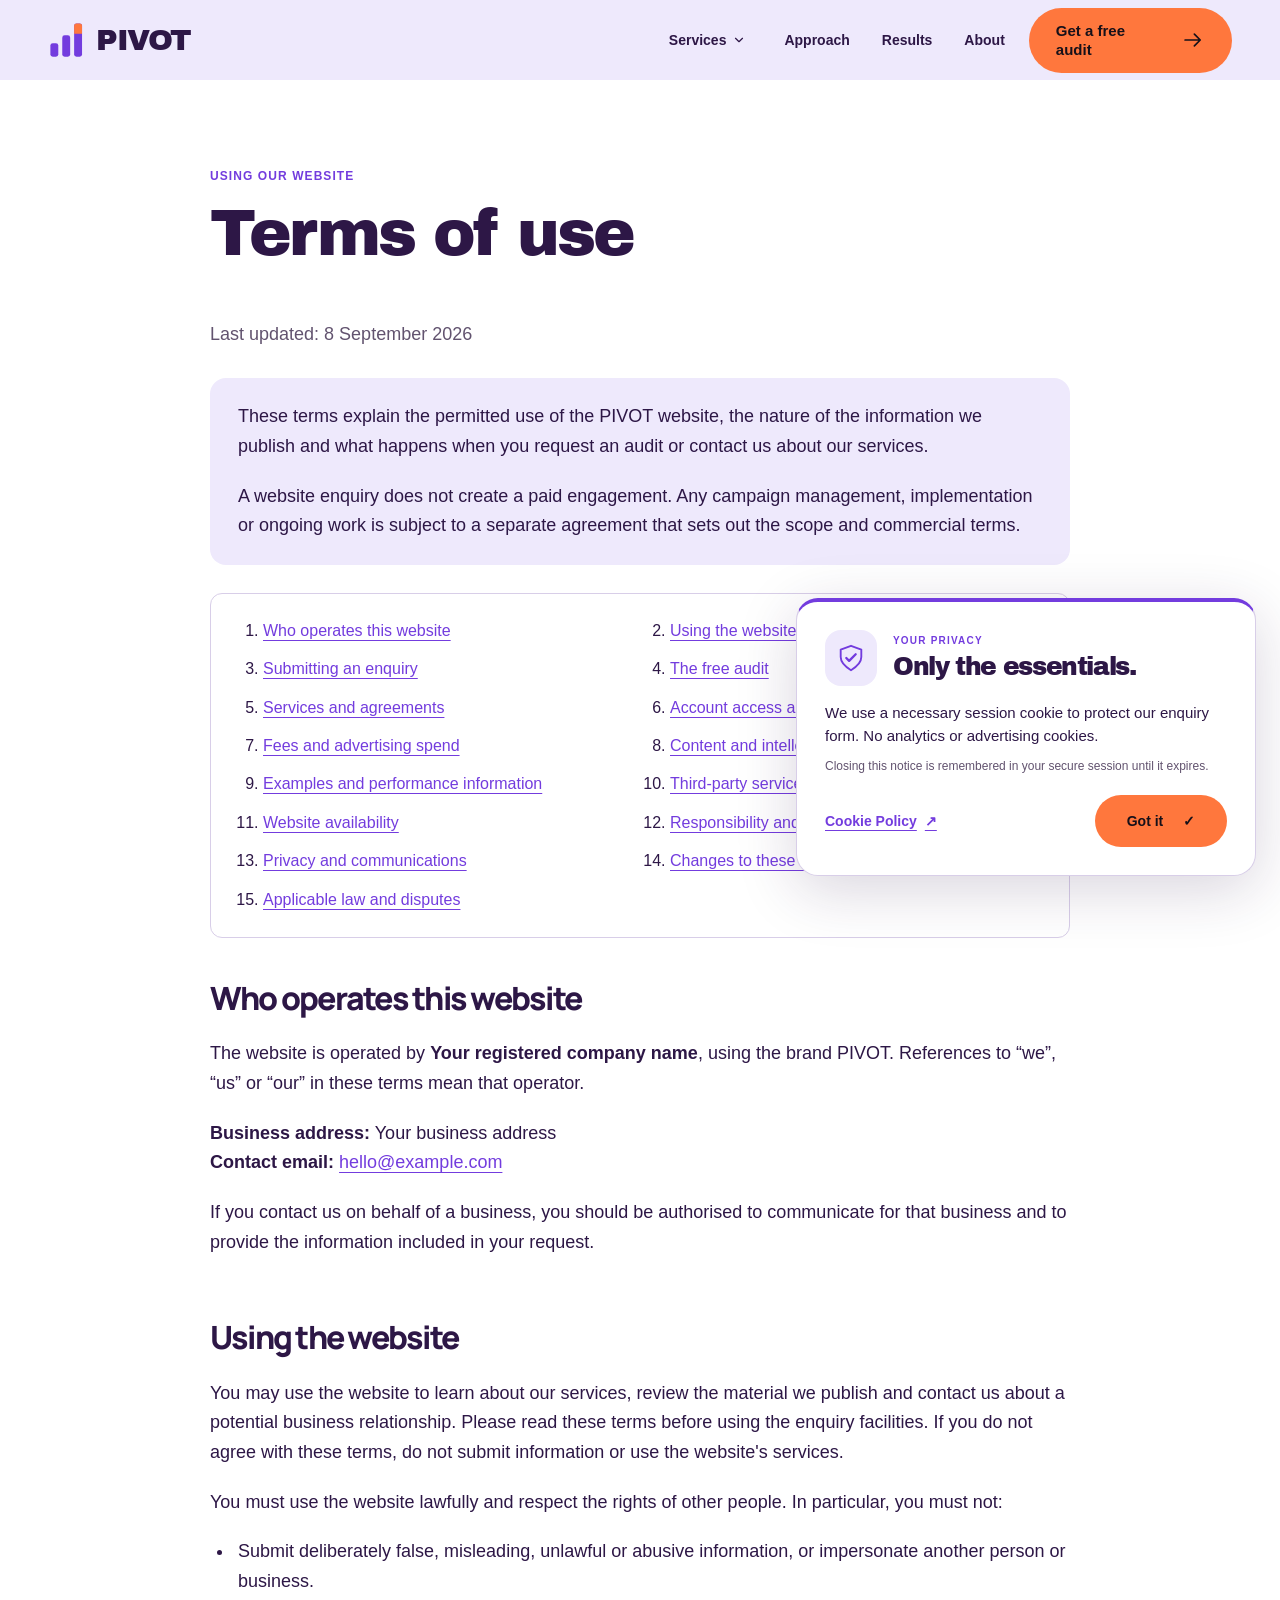
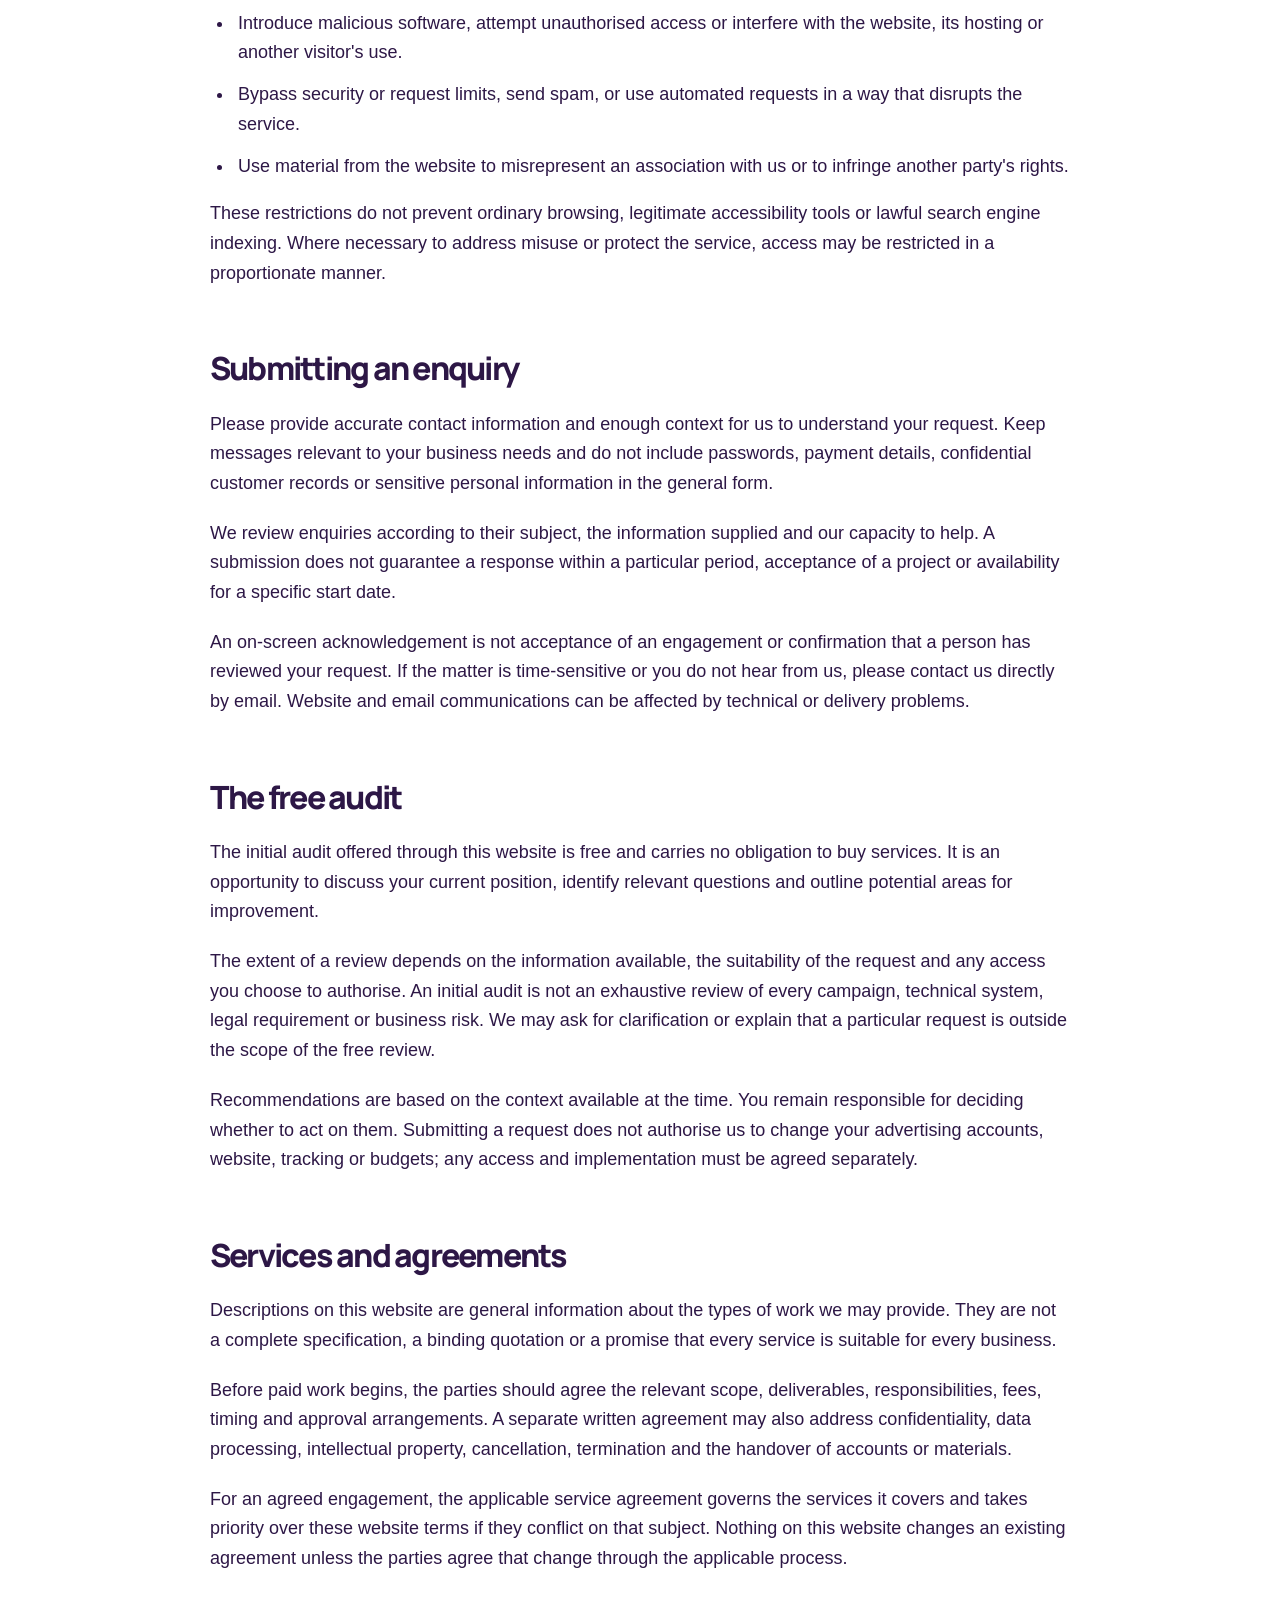
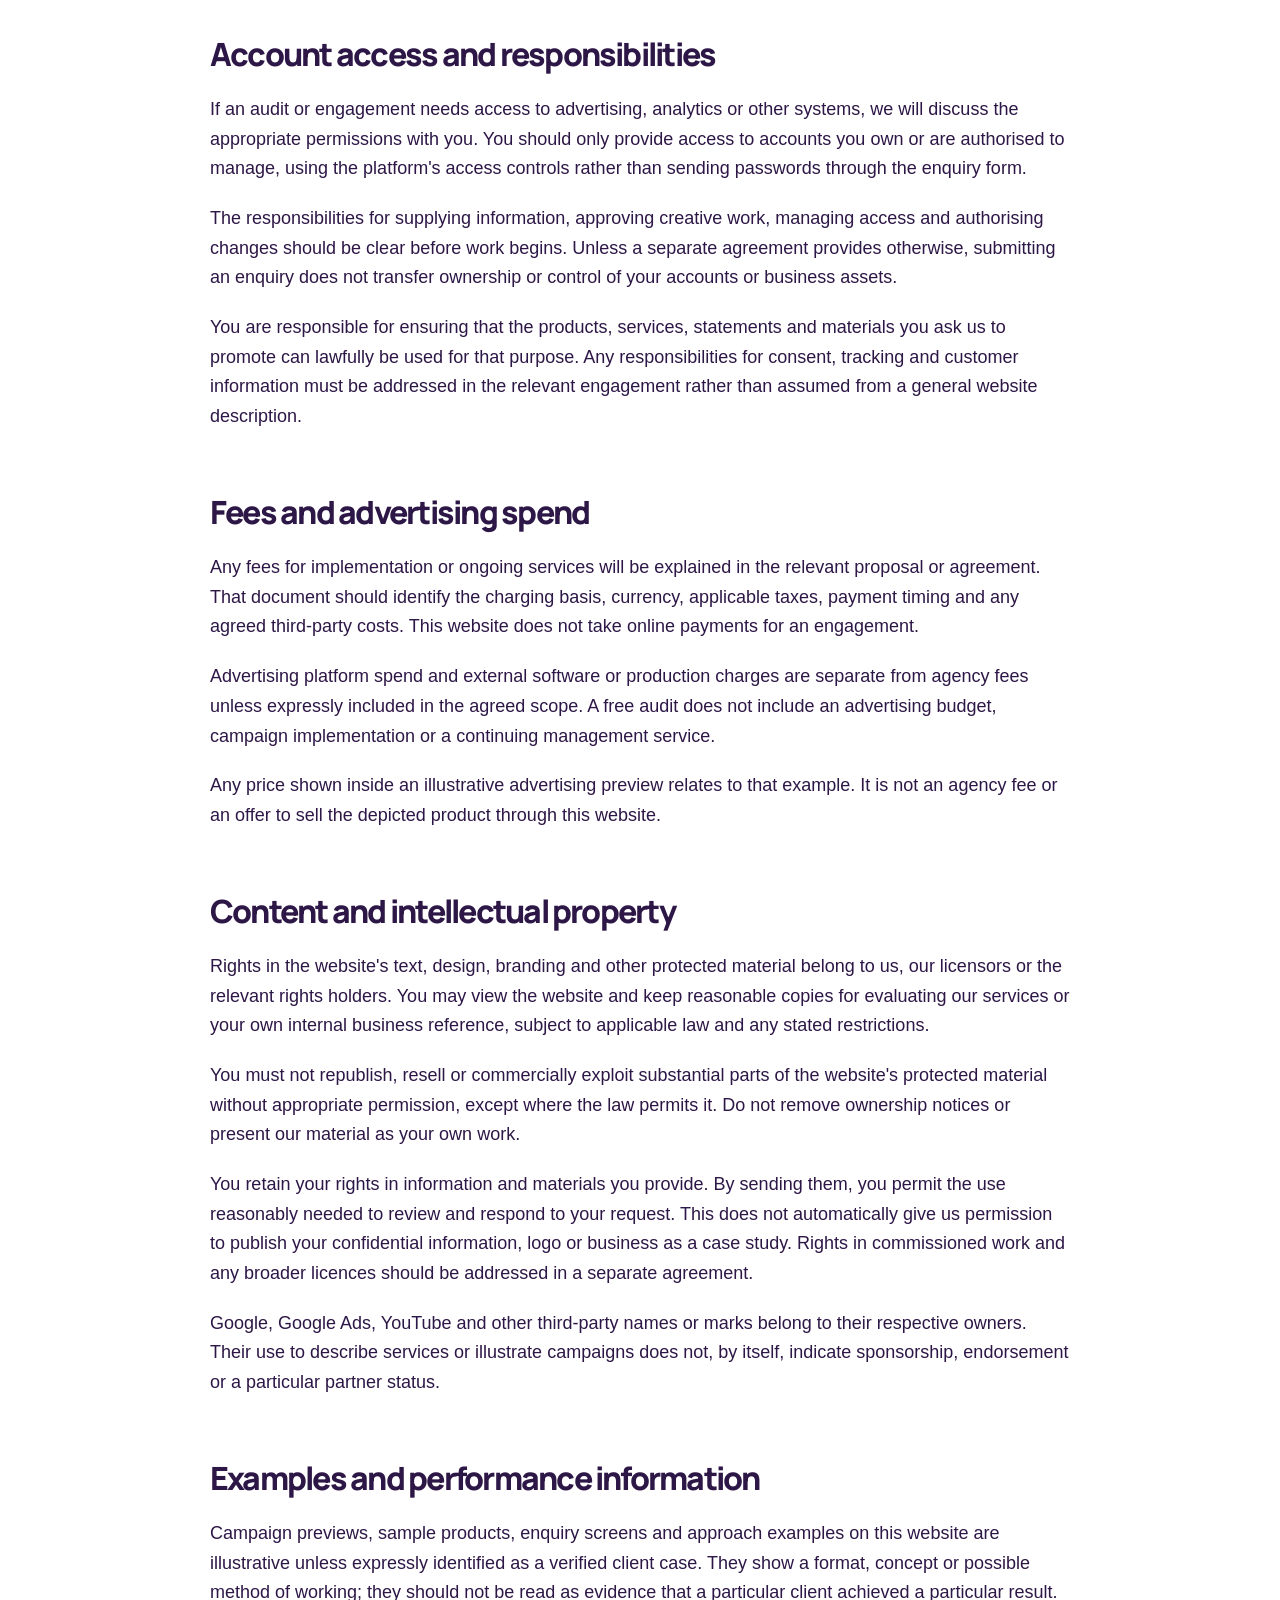
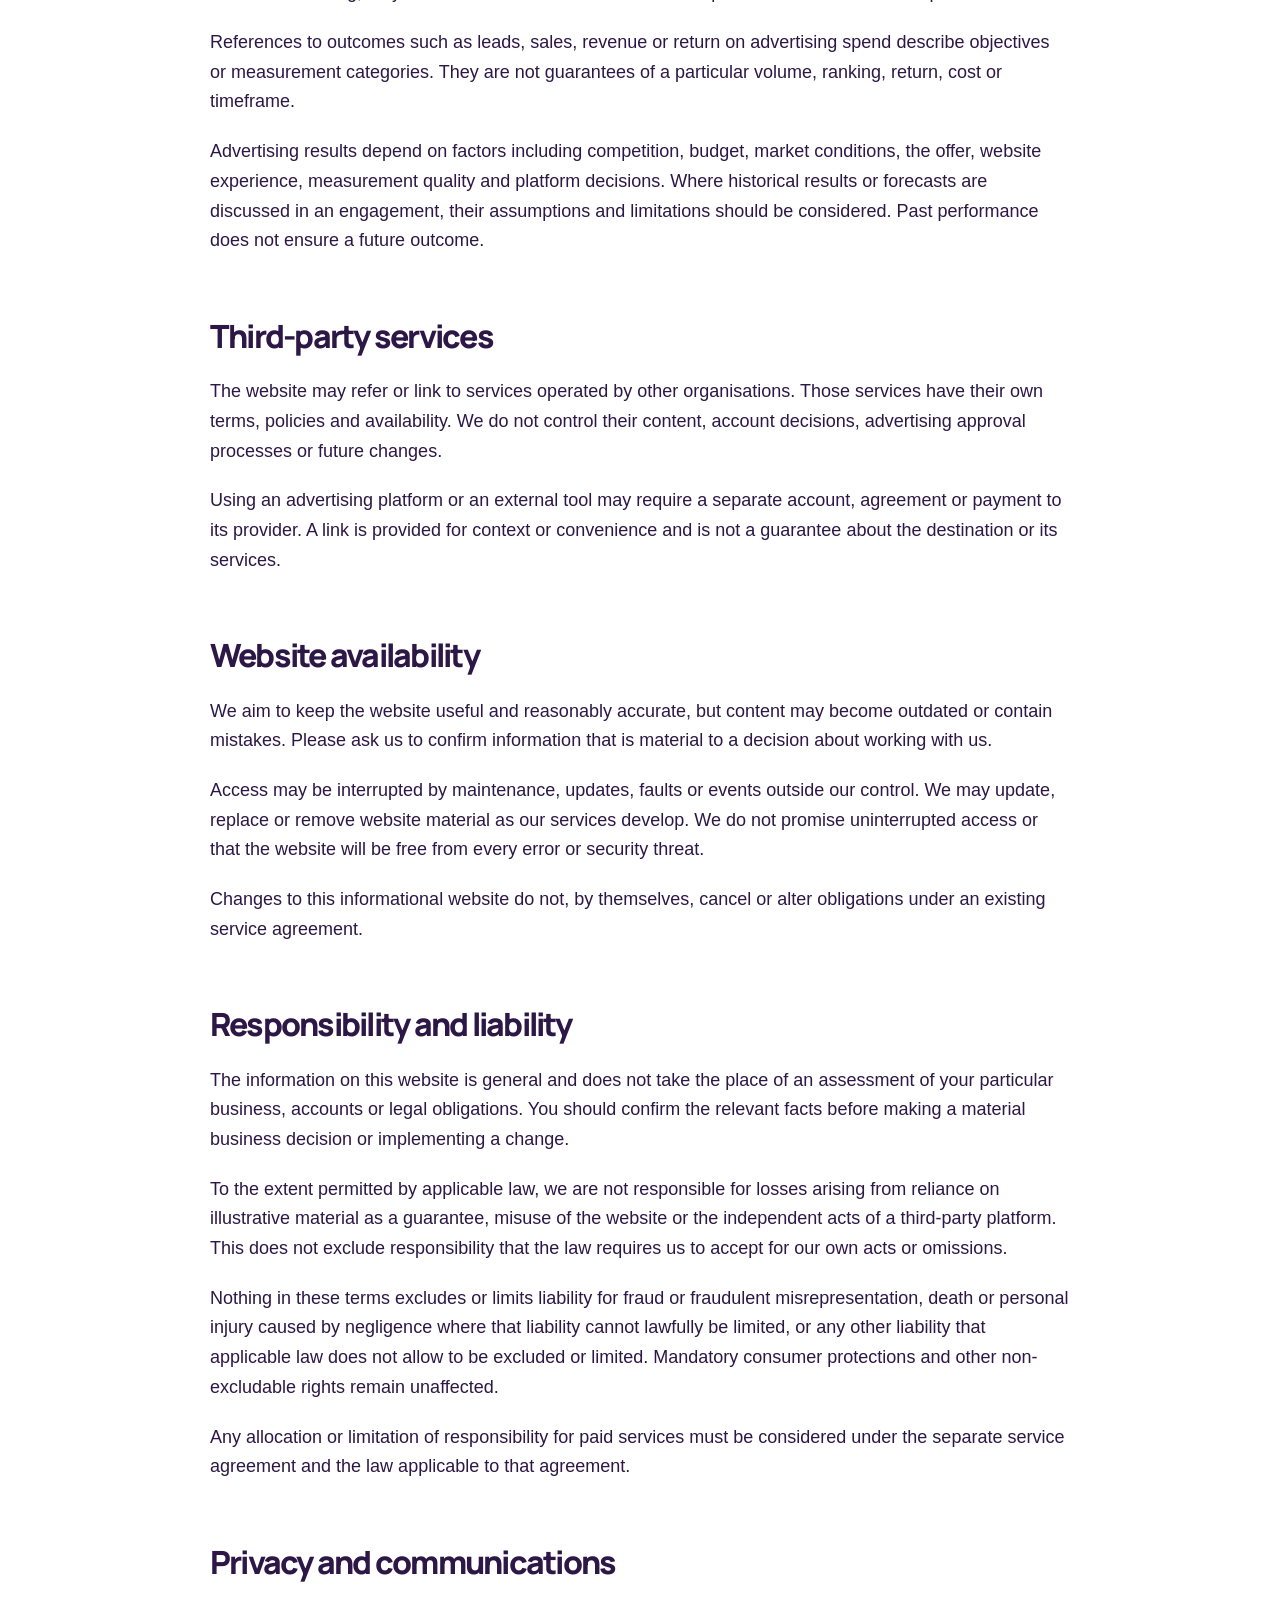
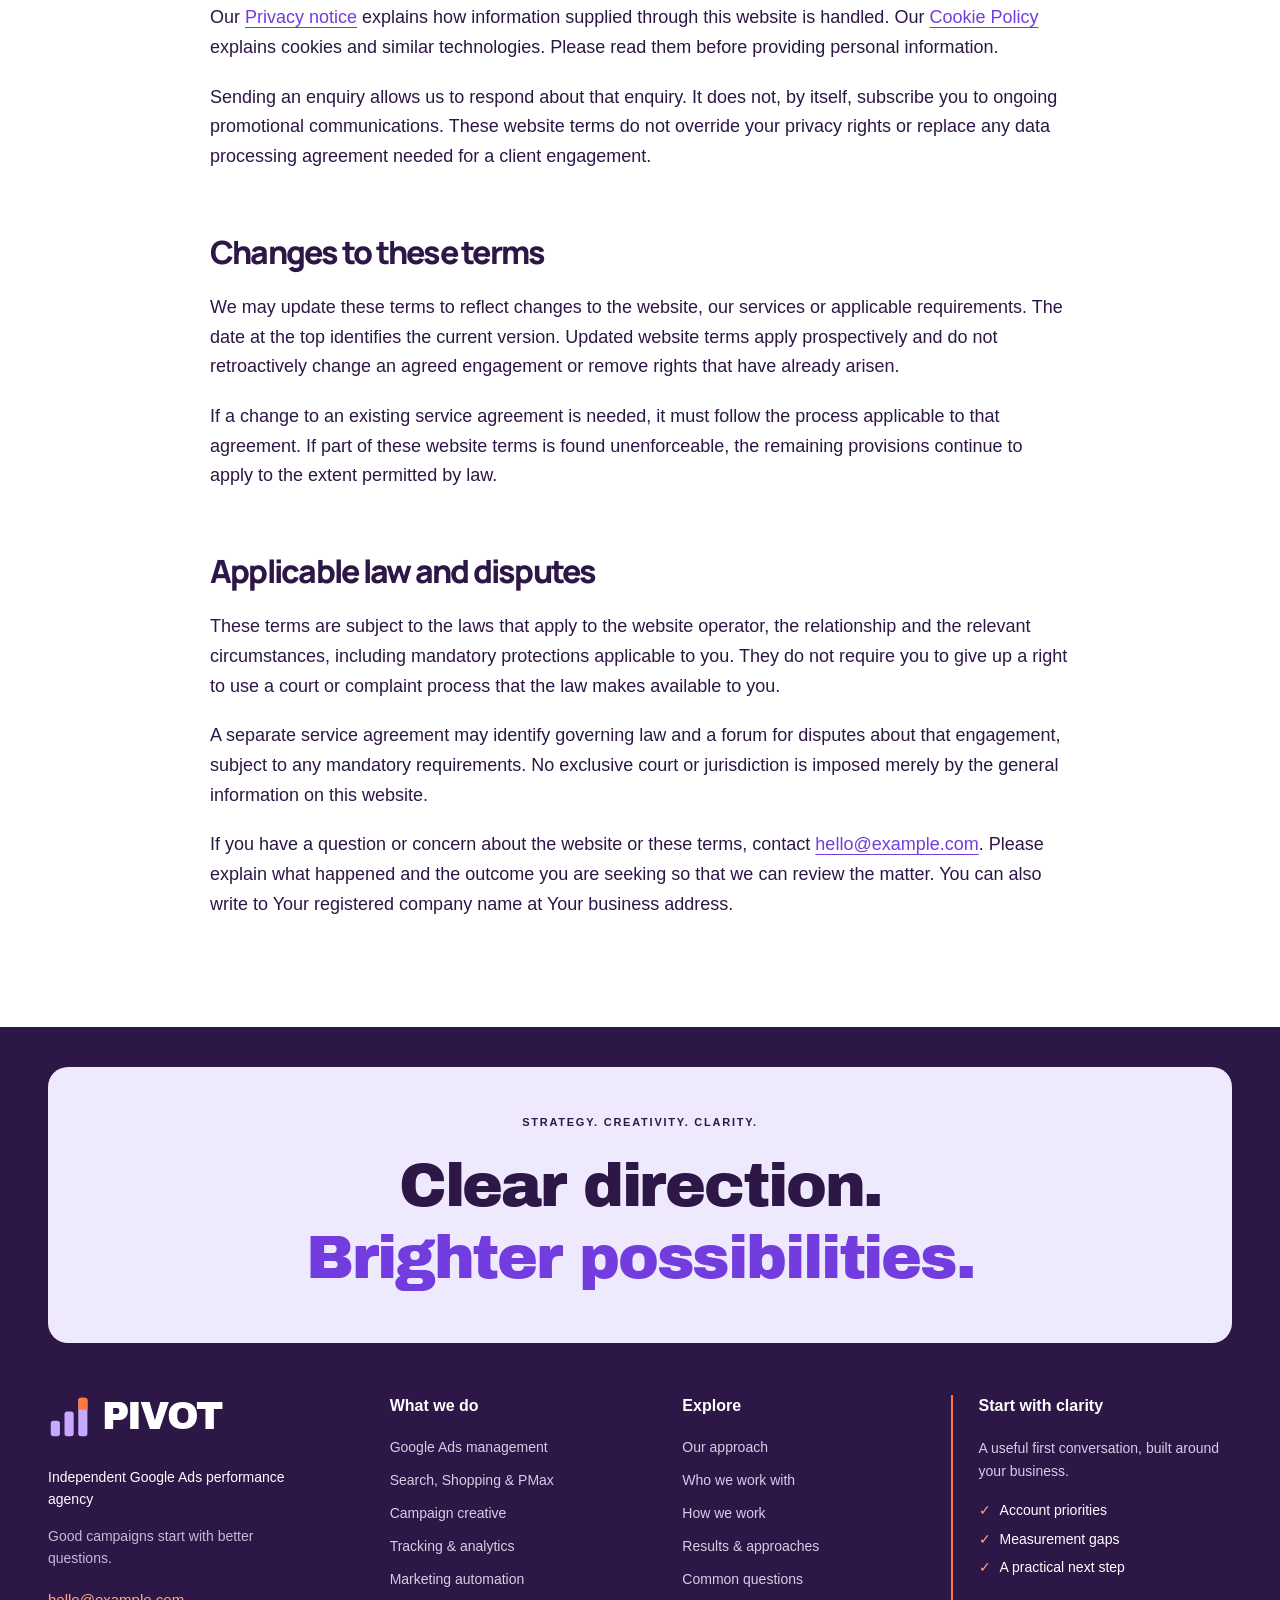
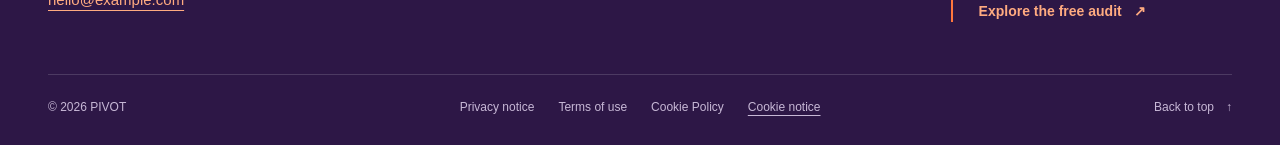
<file: terms.html>
<!doctype html>

<html lang="en">
  <head>
    <meta charset="utf-8" />
    <meta content="width=device-width,initial-scale=1" name="viewport" />
    <title></title>
    <meta content="#EEE9FC" name="theme-color" />
    <link href="" rel="icon" />
    <link
      as="font"
      crossorigin=""
      href="assets/fonts/manrope-variable.ttf"
      rel="preload"
      type="font/ttf"
    />
    <link href="css/base.css" rel="stylesheet" />
    <link href="css/components.css" rel="stylesheet" />
    <link href="css/pages/services.css" rel="stylesheet" />
    <link href="css/art-direction.css" rel="stylesheet" />
    <link href="css/sections.css" rel="stylesheet" />
    <link href="css/pages/legal.css" rel="stylesheet" />
    <link href="css/footer.css" rel="stylesheet" />
    <script src="js/main.js" type="module"></script>
    <script src="js/form.js" type="module"></script>
    <meta
      content="Terms for using our agency website, requesting a free audit and discussing advertising services, responsibilities and third-party platforms."
      name="description"
    />
    <meta content="noindex, nofollow" name="robots" />
    <link href="" rel="canonical" />
    <meta content="website" property="og:type" />
    <meta content="" property="og:site_name" />
    <meta content="" property="og:title" />
    <meta
      content="Terms for using our agency website, requesting a free audit and discussing advertising services, responsibilities and third-party platforms."
      property="og:description"
    />
    <meta content="" property="og:url" />
    <meta content="summary" name="twitter:card" />
    <meta content="" name="twitter:title" />
    <meta
      content="Terms for using our agency website, requesting a free audit and discussing advertising services, responsibilities and third-party platforms."
      name="twitter:description"
    />
  </head>
  <body class="page-terms">
    <a class="skip-link" href="#main">Skip to content</a>
    <header class="site-header">
      <div class="container">
        <a aria-label="Home" class="brand" href="index.html"
          ><span class="brand-lockup" data-logo=""></span
        ></a>
        <nav aria-label="Main navigation" class="desktop-nav">
          <div class="services-menu">
            <button aria-controls="services-links" aria-expanded="false" data-services="">
              Services
              <svg
                aria-hidden="true"
                class="services-chevron"
                focusable="false"
                viewbox="0 0 24 24"
              >
                <use href="assets/icons.svg#chevron-down"></use>
              </svg>
            </button>
            <div hidden="" id="services-links">
              <a href="google-ads.html">Google Ads management</a
              ><a href="tracking.html">Tracking &amp; automation</a>
            </div>
          </div>
          <a href="index.html#process">Approach</a><a href="results.html">Results</a
          ><a href="index.html#about">About</a>
        </nav>
        <div class="header-actions">
          <span class="header-cta"
            ><a class="button" data-link="audit" href="index.html#audit"
              ><span data-content="cta">Get a free audit</span
              ><svg aria-hidden="true" class="icon" viewbox="0 0 64 64">
                <use href="assets/icons.svg#arrow"></use></svg></a></span
          ><button
            aria-controls="site-menu"
            aria-expanded="false"
            aria-label="Open menu"
            class="menu-toggle"
            data-menu-open=""
          >
            <span></span><span></span><span></span>
          </button>
        </div>
      </div>
    </header>
    <dialog aria-labelledby="menu-title" id="site-menu">
      <div class="menu-heading">
        <h2 id="menu-title">Explore</h2>
        <button aria-label="Close menu" data-menu-close="">×</button>
      </div>
      <nav aria-label="Mobile navigation">
        <a href="index.html">Home</a><a href="google-ads.html">Google Ads management</a
        ><a href="tracking.html">Tracking &amp; automation</a
        ><a href="index.html#process">Approach</a><a href="results.html">Results</a
        ><a href="index.html#about">About</a
        ><a class="button" data-link="audit" href="index.html#audit"
          ><span data-content="cta">Get a free audit</span
          ><svg aria-hidden="true" class="icon" viewbox="0 0 64 64">
            <use href="assets/icons.svg#arrow"></use></svg
        ></a>
      </nav>
    </dialog>
    <main id="main">
      <section class="section">
        <div class="container">
          <div class="legal-copy">
            <p class="eyebrow">USING OUR WEBSITE</p>
            <h1>Terms of use</h1>
            <p class="muted">Last updated: <time datetime="2026-09-08">8 September 2026</time></p>
            <div class="legal-summary">
              <p>
                These terms explain the permitted use of the
                <span data-brand="name"></span> website, the nature of the information we publish
                and what happens when you request an audit or contact us about our services.
              </p>
              <p>
                A website enquiry does not create a paid engagement. Any campaign management,
                implementation or ongoing work is subject to a separate agreement that sets out the
                scope and commercial terms.
              </p>
            </div>
            <nav aria-label="On this page" class="legal-toc">
              <ol>
                <li><a href="#company">Who operates this website</a></li>
                <li><a href="#website">Using the website</a></li>
                <li><a href="#enquiries">Submitting an enquiry</a></li>
                <li><a href="#audit">The free audit</a></li>
                <li><a href="#agreement">Services and agreements</a></li>
                <li><a href="#access">Account access and responsibilities</a></li>
                <li><a href="#fees">Fees and advertising spend</a></li>
                <li><a href="#materials">Content and intellectual property</a></li>
                <li><a href="#examples">Examples and performance information</a></li>
                <li><a href="#third-parties">Third-party services</a></li>
                <li><a href="#availability">Website availability</a></li>
                <li><a href="#liability">Responsibility and liability</a></li>
                <li><a href="#privacy">Privacy and communications</a></li>
                <li><a href="#changes">Changes to these terms</a></li>
                <li><a href="#legal">Applicable law and disputes</a></li>
              </ol>
            </nav>
            <section id="company">
              <h2>Who operates this website</h2>
              <p>
                The website is operated by <strong data-brand="legalName"></strong>, using the brand
                <span data-brand="name"></span>. References to “we”, “us” or “our” in these terms
                mean that operator.
              </p>
              <p>
                <strong>Business address:</strong> <span data-brand="address"></span><br /><strong
                  >Contact email:</strong
                >
                <a data-email="" href=""></a>
              </p>
              <p>
                If you contact us on behalf of a business, you should be authorised to communicate
                for that business and to provide the information included in your request.
              </p>
            </section>
            <section id="website">
              <h2>Using the website</h2>
              <p>
                You may use the website to learn about our services, review the material we publish
                and contact us about a potential business relationship. Please read these terms
                before using the enquiry facilities. If you do not agree with these terms, do not
                submit information or use the website's services.
              </p>
              <p>
                You must use the website lawfully and respect the rights of other people. In
                particular, you must not:
              </p>
              <ul>
                <li>
                  Submit deliberately false, misleading, unlawful or abusive information, or
                  impersonate another person or business.
                </li>
                <li>
                  Introduce malicious software, attempt unauthorised access or interfere with the
                  website, its hosting or another visitor's use.
                </li>
                <li>
                  Bypass security or request limits, send spam, or use automated requests in a way
                  that disrupts the service.
                </li>
                <li>
                  Use material from the website to misrepresent an association with us or to
                  infringe another party's rights.
                </li>
              </ul>
              <p>
                These restrictions do not prevent ordinary browsing, legitimate accessibility tools
                or lawful search engine indexing. Where necessary to address misuse or protect the
                service, access may be restricted in a proportionate manner.
              </p>
            </section>
            <section id="enquiries">
              <h2>Submitting an enquiry</h2>
              <p>
                Please provide accurate contact information and enough context for us to understand
                your request. Keep messages relevant to your business needs and do not include
                passwords, payment details, confidential customer records or sensitive personal
                information in the general form.
              </p>
              <p>
                We review enquiries according to their subject, the information supplied and our
                capacity to help. A submission does not guarantee a response within a particular
                period, acceptance of a project or availability for a specific start date.
              </p>
              <p>
                An on-screen acknowledgement is not acceptance of an engagement or confirmation that
                a person has reviewed your request. If the matter is time-sensitive or you do not
                hear from us, please contact us directly by email. Website and email communications
                can be affected by technical or delivery problems.
              </p>
            </section>
            <section id="audit">
              <h2>The free audit</h2>
              <p>
                The initial audit offered through this website is free and carries no obligation to
                buy services. It is an opportunity to discuss your current position, identify
                relevant questions and outline potential areas for improvement.
              </p>
              <p>
                The extent of a review depends on the information available, the suitability of the
                request and any access you choose to authorise. An initial audit is not an
                exhaustive review of every campaign, technical system, legal requirement or business
                risk. We may ask for clarification or explain that a particular request is outside
                the scope of the free review.
              </p>
              <p>
                Recommendations are based on the context available at the time. You remain
                responsible for deciding whether to act on them. Submitting a request does not
                authorise us to change your advertising accounts, website, tracking or budgets; any
                access and implementation must be agreed separately.
              </p>
            </section>
            <section id="agreement">
              <h2>Services and agreements</h2>
              <p>
                Descriptions on this website are general information about the types of work we may
                provide. They are not a complete specification, a binding quotation or a promise
                that every service is suitable for every business.
              </p>
              <p>
                Before paid work begins, the parties should agree the relevant scope, deliverables,
                responsibilities, fees, timing and approval arrangements. A separate written
                agreement may also address confidentiality, data processing, intellectual property,
                cancellation, termination and the handover of accounts or materials.
              </p>
              <p>
                For an agreed engagement, the applicable service agreement governs the services it
                covers and takes priority over these website terms if they conflict on that subject.
                Nothing on this website changes an existing agreement unless the parties agree that
                change through the applicable process.
              </p>
            </section>
            <section id="access">
              <h2>Account access and responsibilities</h2>
              <p>
                If an audit or engagement needs access to advertising, analytics or other systems,
                we will discuss the appropriate permissions with you. You should only provide access
                to accounts you own or are authorised to manage, using the platform's access
                controls rather than sending passwords through the enquiry form.
              </p>
              <p>
                The responsibilities for supplying information, approving creative work, managing
                access and authorising changes should be clear before work begins. Unless a separate
                agreement provides otherwise, submitting an enquiry does not transfer ownership or
                control of your accounts or business assets.
              </p>
              <p>
                You are responsible for ensuring that the products, services, statements and
                materials you ask us to promote can lawfully be used for that purpose. Any
                responsibilities for consent, tracking and customer information must be addressed in
                the relevant engagement rather than assumed from a general website description.
              </p>
            </section>
            <section id="fees">
              <h2>Fees and advertising spend</h2>
              <p>
                Any fees for implementation or ongoing services will be explained in the relevant
                proposal or agreement. That document should identify the charging basis, currency,
                applicable taxes, payment timing and any agreed third-party costs. This website does
                not take online payments for an engagement.
              </p>
              <p>
                Advertising platform spend and external software or production charges are separate
                from agency fees unless expressly included in the agreed scope. A free audit does
                not include an advertising budget, campaign implementation or a continuing
                management service.
              </p>
              <p>
                Any price shown inside an illustrative advertising preview relates to that example.
                It is not an agency fee or an offer to sell the depicted product through this
                website.
              </p>
            </section>
            <section id="materials">
              <h2>Content and intellectual property</h2>
              <p>
                Rights in the website's text, design, branding and other protected material belong
                to us, our licensors or the relevant rights holders. You may view the website and
                keep reasonable copies for evaluating our services or your own internal business
                reference, subject to applicable law and any stated restrictions.
              </p>
              <p>
                You must not republish, resell or commercially exploit substantial parts of the
                website's protected material without appropriate permission, except where the law
                permits it. Do not remove ownership notices or present our material as your own
                work.
              </p>
              <p>
                You retain your rights in information and materials you provide. By sending them,
                you permit the use reasonably needed to review and respond to your request. This
                does not automatically give us permission to publish your confidential information,
                logo or business as a case study. Rights in commissioned work and any broader
                licences should be addressed in a separate agreement.
              </p>
              <p>
                Google, Google Ads, YouTube and other third-party names or marks belong to their
                respective owners. Their use to describe services or illustrate campaigns does not,
                by itself, indicate sponsorship, endorsement or a particular partner status.
              </p>
            </section>
            <section id="examples">
              <h2>Examples and performance information</h2>
              <p>
                Campaign previews, sample products, enquiry screens and approach examples on this
                website are illustrative unless expressly identified as a verified client case. They
                show a format, concept or possible method of working; they should not be read as
                evidence that a particular client achieved a particular result.
              </p>
              <p>
                References to outcomes such as leads, sales, revenue or return on advertising spend
                describe objectives or measurement categories. They are not guarantees of a
                particular volume, ranking, return, cost or timeframe.
              </p>
              <p>
                Advertising results depend on factors including competition, budget, market
                conditions, the offer, website experience, measurement quality and platform
                decisions. Where historical results or forecasts are discussed in an engagement,
                their assumptions and limitations should be considered. Past performance does not
                ensure a future outcome.
              </p>
            </section>
            <section id="third-parties">
              <h2>Third-party services</h2>
              <p>
                The website may refer or link to services operated by other organisations. Those
                services have their own terms, policies and availability. We do not control their
                content, account decisions, advertising approval processes or future changes.
              </p>
              <p>
                Using an advertising platform or an external tool may require a separate account,
                agreement or payment to its provider. A link is provided for context or convenience
                and is not a guarantee about the destination or its services.
              </p>
            </section>
            <section id="availability">
              <h2>Website availability</h2>
              <p>
                We aim to keep the website useful and reasonably accurate, but content may become
                outdated or contain mistakes. Please ask us to confirm information that is material
                to a decision about working with us.
              </p>
              <p>
                Access may be interrupted by maintenance, updates, faults or events outside our
                control. We may update, replace or remove website material as our services develop.
                We do not promise uninterrupted access or that the website will be free from every
                error or security threat.
              </p>
              <p>
                Changes to this informational website do not, by themselves, cancel or alter
                obligations under an existing service agreement.
              </p>
            </section>
            <section id="liability">
              <h2>Responsibility and liability</h2>
              <p>
                The information on this website is general and does not take the place of an
                assessment of your particular business, accounts or legal obligations. You should
                confirm the relevant facts before making a material business decision or
                implementing a change.
              </p>
              <p>
                To the extent permitted by applicable law, we are not responsible for losses arising
                from reliance on illustrative material as a guarantee, misuse of the website or the
                independent acts of a third-party platform. This does not exclude responsibility
                that the law requires us to accept for our own acts or omissions.
              </p>
              <p>
                Nothing in these terms excludes or limits liability for fraud or fraudulent
                misrepresentation, death or personal injury caused by negligence where that
                liability cannot lawfully be limited, or any other liability that applicable law
                does not allow to be excluded or limited. Mandatory consumer protections and other
                non-excludable rights remain unaffected.
              </p>
              <p>
                Any allocation or limitation of responsibility for paid services must be considered
                under the separate service agreement and the law applicable to that agreement.
              </p>
            </section>
            <section id="privacy">
              <h2>Privacy and communications</h2>
              <p>
                Our <a data-link="privacy" href="privacy.html">Privacy notice</a> explains how
                information supplied through this website is handled. Our
                <a data-link="cookies" href="cookie-policy.html">Cookie Policy</a> explains cookies
                and similar technologies. Please read them before providing personal information.
              </p>
              <p>
                Sending an enquiry allows us to respond about that enquiry. It does not, by itself,
                subscribe you to ongoing promotional communications. These website terms do not
                override your privacy rights or replace any data processing agreement needed for a
                client engagement.
              </p>
            </section>
            <section id="changes">
              <h2>Changes to these terms</h2>
              <p>
                We may update these terms to reflect changes to the website, our services or
                applicable requirements. The date at the top identifies the current version. Updated
                website terms apply prospectively and do not retroactively change an agreed
                engagement or remove rights that have already arisen.
              </p>
              <p>
                If a change to an existing service agreement is needed, it must follow the process
                applicable to that agreement. If part of these website terms is found unenforceable,
                the remaining provisions continue to apply to the extent permitted by law.
              </p>
            </section>
            <section id="legal">
              <h2>Applicable law and disputes</h2>
              <p>
                These terms are subject to the laws that apply to the website operator, the
                relationship and the relevant circumstances, including mandatory protections
                applicable to you. They do not require you to give up a right to use a court or
                complaint process that the law makes available to you.
              </p>
              <p>
                A separate service agreement may identify governing law and a forum for disputes
                about that engagement, subject to any mandatory requirements. No exclusive court or
                jurisdiction is imposed merely by the general information on this website.
              </p>
              <p>
                If you have a question or concern about the website or these terms, contact
                <a data-email="" href=""></a>. Please explain what happened and the outcome you are
                seeking so that we can review the matter. You can also write to
                <span data-brand="legalName"></span> at <span data-brand="address"></span>.
              </p>
            </section>
          </div>
        </div>
      </section>
    </main>
    <footer class="footer">
      <div class="container">
        <div class="footer-signoff">
          <p class="footer-signoff-label">STRATEGY. CREATIVITY. CLARITY.</p>
          <h2>
            <span data-content="footerTitle">Clear direction.</span>
            <span data-content="footerTitleEnd">Brighter possibilities.</span>
          </h2>
        </div>
        <div class="footer-grid">
          <div class="footer-identity">
            <a aria-label="Home" class="brand" href="index.html"
              ><span class="brand-lockup" data-logo="" data-logo-variant="light"></span
            ></a>
            <p class="footer-description" data-brand="description"></p>
            <p class="footer-thought" data-content="footer">
              Good campaigns start with better questions.
            </p>
            <a class="footer-email" data-email="" href=""></a>
          </div>
          <nav aria-label="Footer services" class="footer-nav">
            <h3>What we do</h3>
            <a href="google-ads.html">Google Ads management</a>
            <a href="google-ads.html#campaign-mix">Search, Shopping &amp; PMax</a>
            <a href="google-ads.html#creative-system">Campaign creative</a>
            <a href="tracking.html">Tracking &amp; analytics</a>
            <a href="tracking.html#automation">Marketing automation</a>
          </nav>
          <nav aria-label="Footer agency" class="footer-nav">
            <h3>Explore</h3>
            <a href="index.html#about">Our approach</a>
            <a href="index.html#business-fit">Who we work with</a>
            <a href="index.html#process">How we work</a>
            <a href="results.html">Results &amp; approaches</a>
            <a href="index.html#faq">Common questions</a>
          </nav>
          <div class="footer-audit">
            <h3>Start with clarity</h3>
            <p>A useful first conversation, built around your business.</p>
            <ul>
              <li>Account priorities</li>
              <li>Measurement gaps</li>
              <li>A practical next step</li>
            </ul>
            <a data-link="audit" href="index.html#audit"
              >Explore the free audit <span aria-hidden="true">↗</span></a
            >
          </div>
        </div>
        <div class="footer-bottom">
          <p>© <span data-year=""></span> <span data-brand="name"></span></p>
          <nav aria-label="Legal">
            <a data-link="privacy" href="privacy.html">Privacy notice</a
            ><a data-link="terms" href="terms.html">Terms of use</a>
            <a data-link="cookies" href="cookie-policy.html">Cookie Policy</a>
          </nav>
          <a class="footer-back" href="#main">Back to top <span aria-hidden="true">↑</span></a>
        </div>
      </div>
    </footer>
    <p class="config-notice" data-config-error="" hidden="" role="alert">
      Could not load site configuration. Please reload or contact us by email.
    </p>
  </body>
</html>
</file>
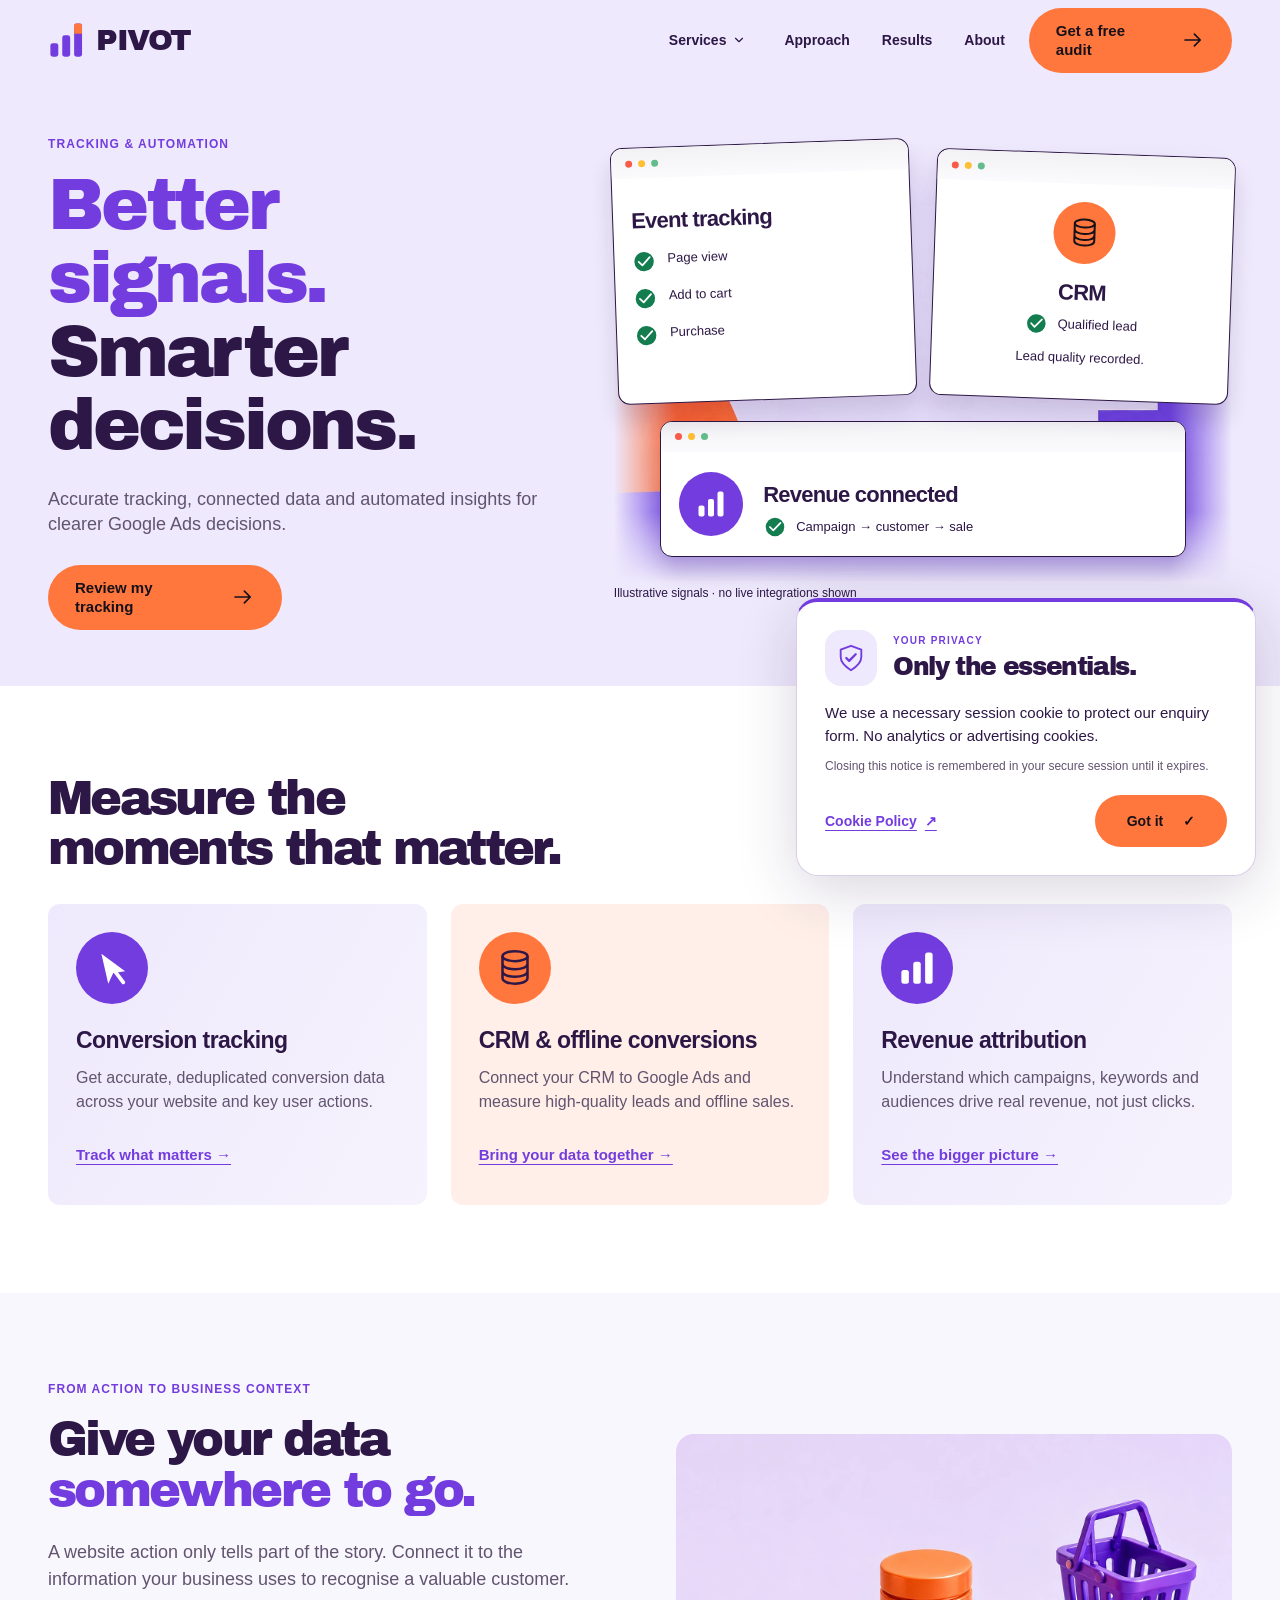
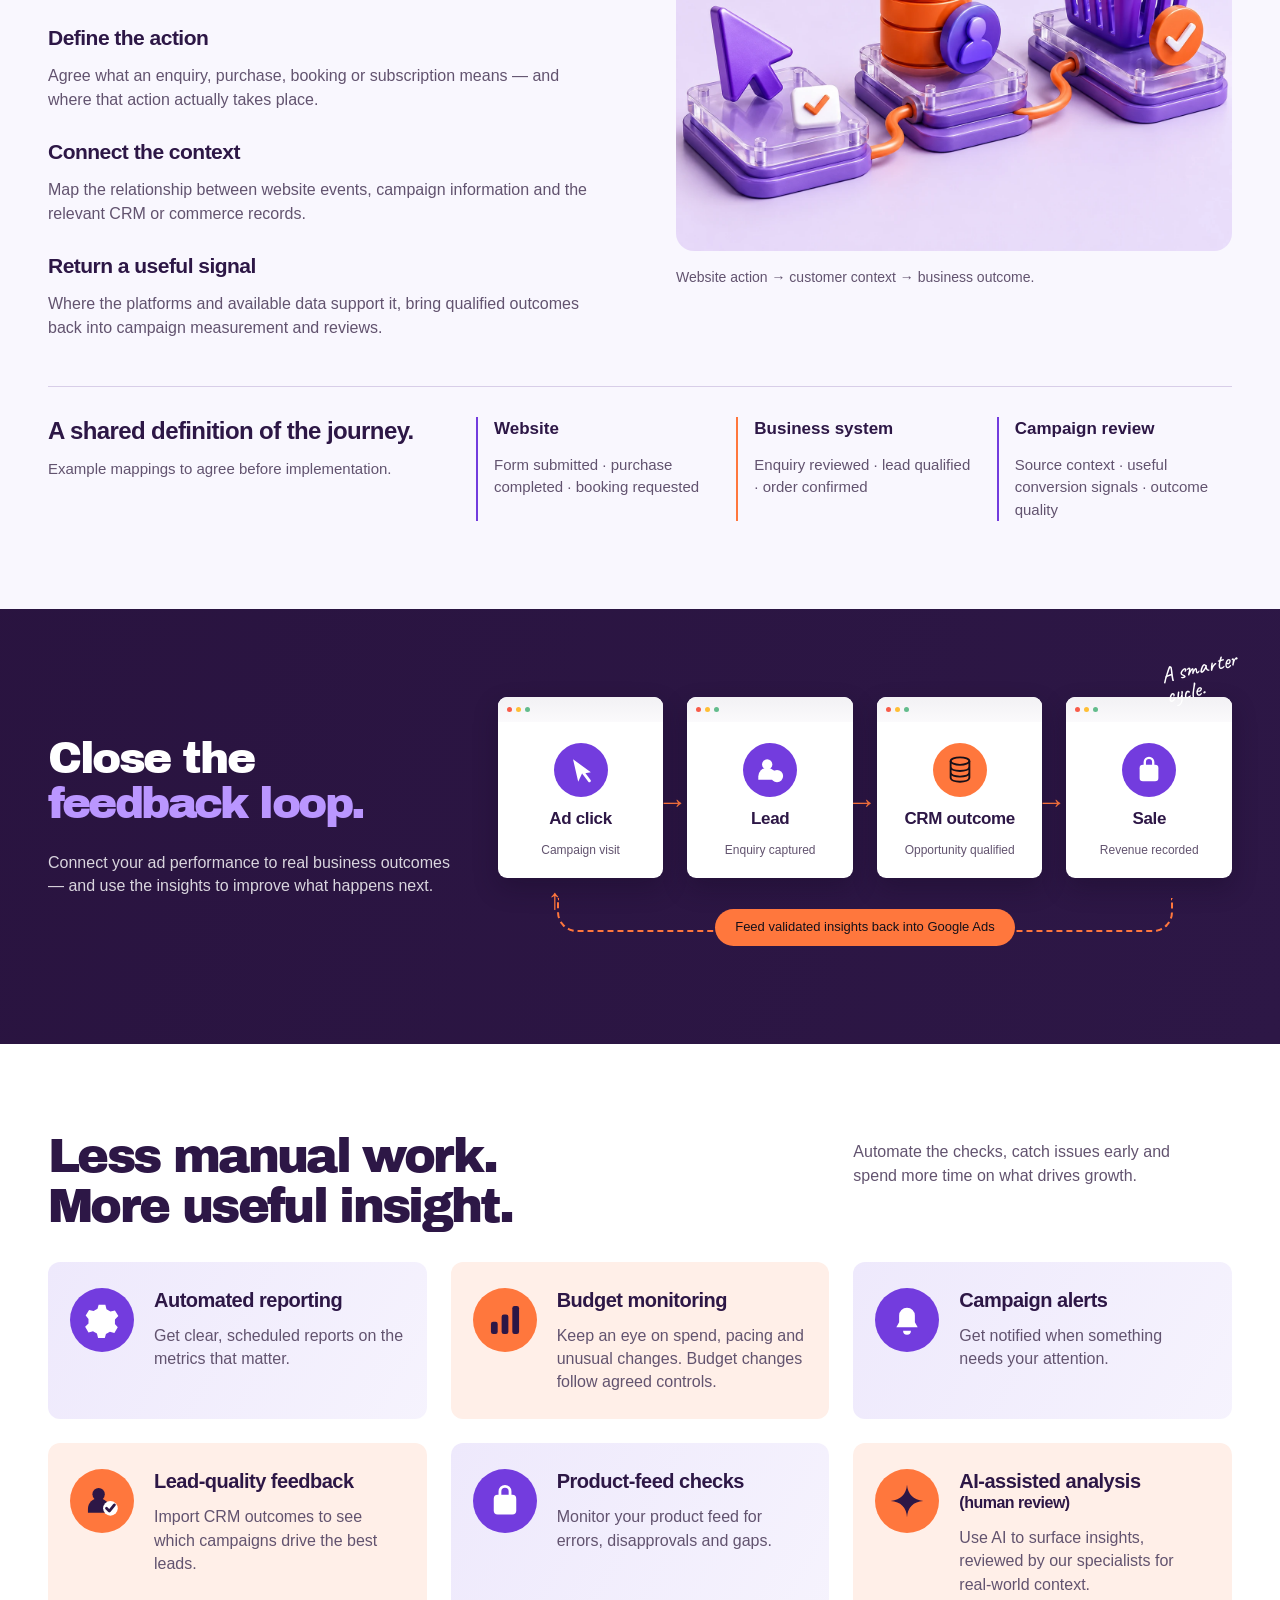
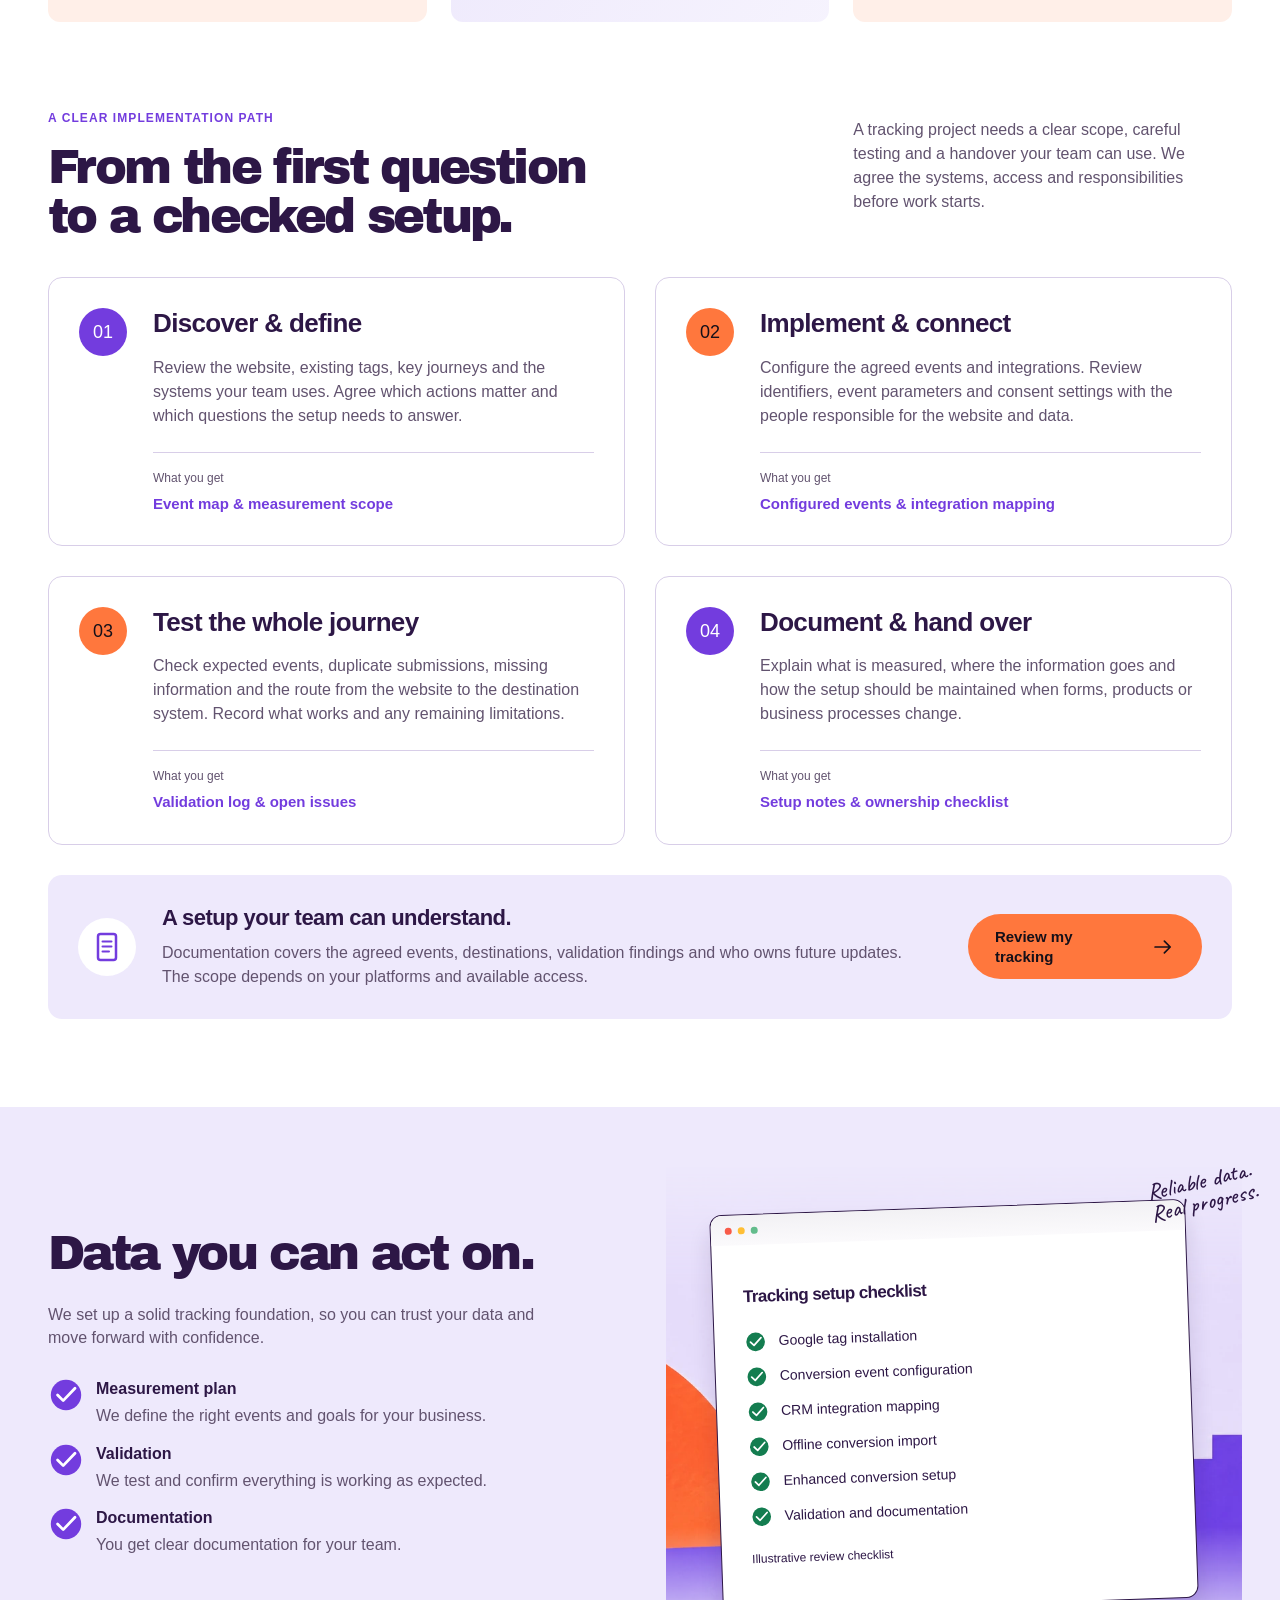
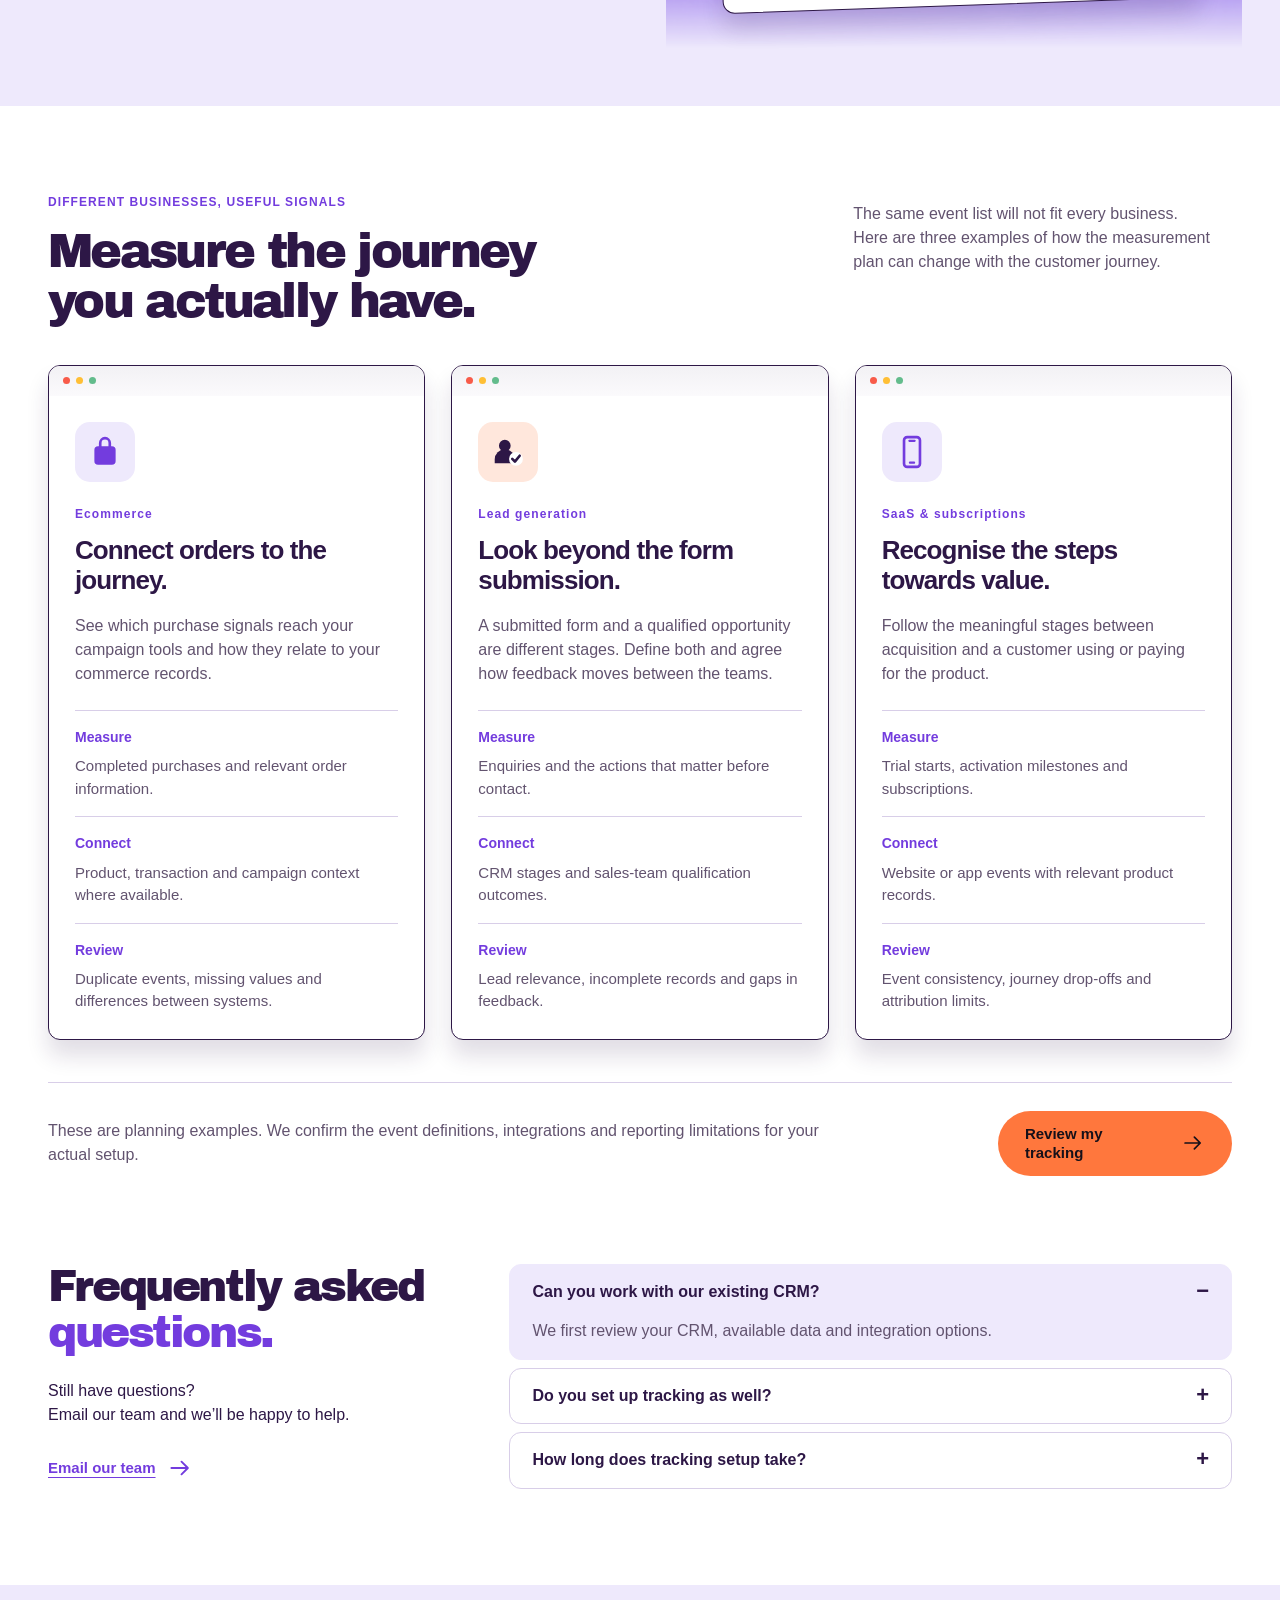
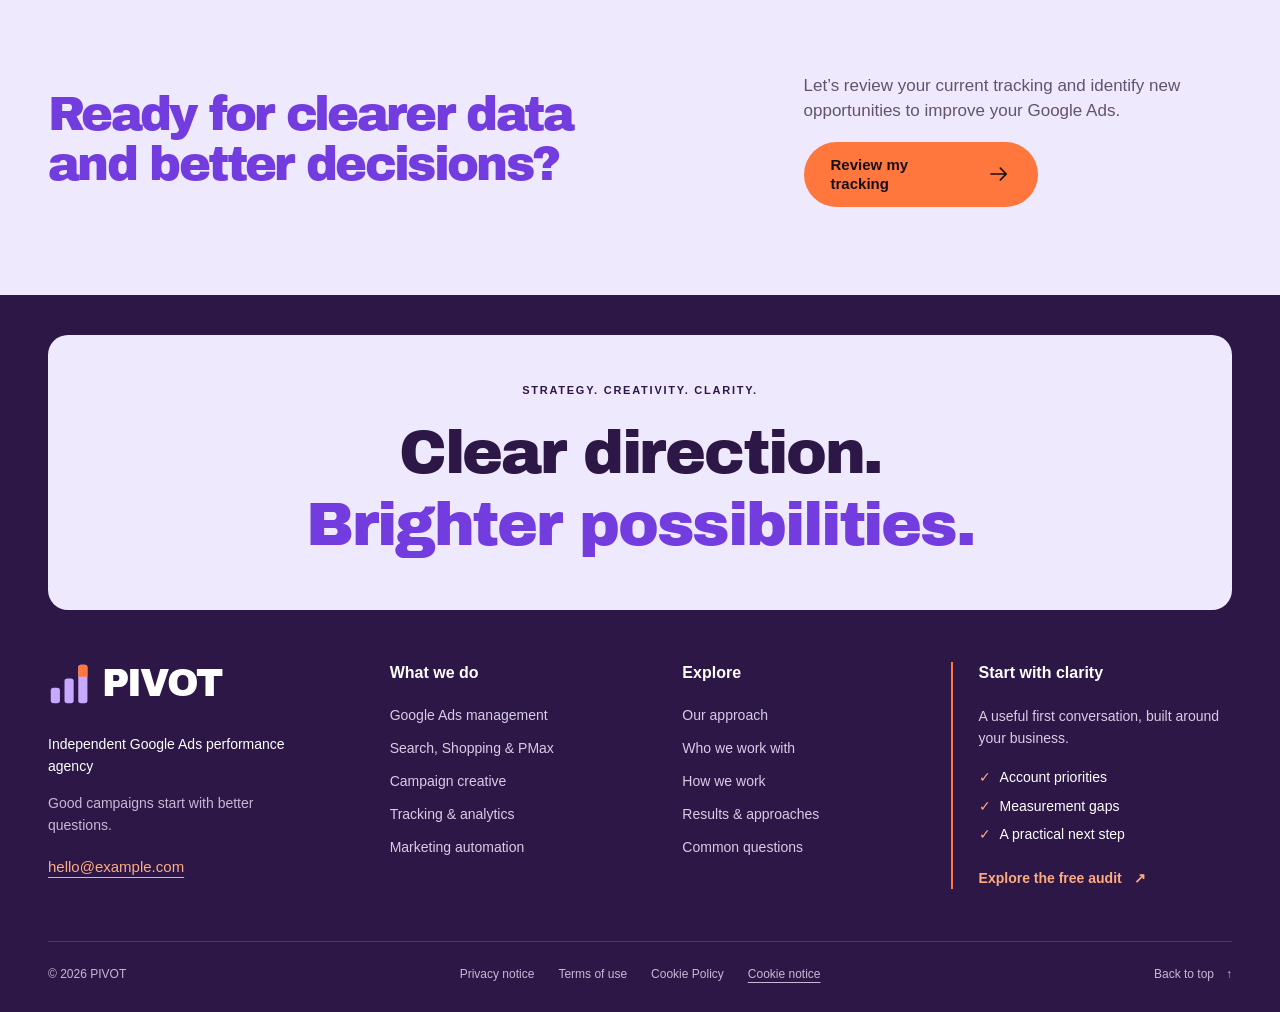
<file: tracking.html>
<!doctype html>

<html lang="en">
  <head>
    <meta charset="utf-8" />
    <meta content="width=device-width,initial-scale=1" name="viewport" />
    <title></title>
    <meta content="#EEE9FC" name="theme-color" />
    <link href="" rel="icon" />
    <link
      as="font"
      crossorigin=""
      href="assets/fonts/manrope-variable.ttf"
      rel="preload"
      type="font/ttf"
    />
    <link href="css/base.css" rel="stylesheet" />
    <link href="css/components.css" rel="stylesheet" />
    <link href="css/pages/services.css" rel="stylesheet" />
    <link href="css/art-direction.css" rel="stylesheet" />
    <link href="css/sections.css" rel="stylesheet" />
    <link href="css/pages/services-expanded.css" rel="stylesheet" />
    <link href="css/footer.css" rel="stylesheet" />
    <script src="js/main.js" type="module"></script>
    <script src="js/form.js" type="module"></script>
    <meta
      content="Connect website events, qualified CRM outcomes and revenue to clearer campaign decisions."
      name="description"
    />
    <meta content="noindex, nofollow" name="robots" />
    <link href="" rel="canonical" />
    <meta content="website" property="og:type" />
    <meta content="" property="og:site_name" />
    <meta content="" property="og:title" />
    <meta
      content="Connect website events, qualified CRM outcomes and revenue to clearer campaign decisions."
      property="og:description"
    />
    <meta content="" property="og:url" />
    <meta content="summary" name="twitter:card" />
    <meta content="" name="twitter:title" />
    <meta
      content="Connect website events, qualified CRM outcomes and revenue to clearer campaign decisions."
      name="twitter:description"
    />
  </head>
  <body class="page-tracking">
    <a class="skip-link" href="#main">Skip to content</a>
    <header class="site-header">
      <div class="container">
        <a aria-label="Home" class="brand" href="index.html"
          ><span class="brand-lockup" data-logo=""></span
        ></a>
        <nav aria-label="Main navigation" class="desktop-nav">
          <div class="services-menu">
            <button aria-controls="services-links" aria-expanded="false" data-services="">
              Services
              <svg
                aria-hidden="true"
                class="services-chevron"
                focusable="false"
                viewbox="0 0 24 24"
              >
                <use href="assets/icons.svg#chevron-down"></use>
              </svg>
            </button>
            <div hidden="" id="services-links">
              <a href="google-ads.html">Google Ads management</a
              ><a href="tracking.html">Tracking &amp; automation</a>
            </div>
          </div>
          <a href="index.html#process">Approach</a><a href="results.html">Results</a
          ><a href="index.html#about">About</a>
        </nav>
        <div class="header-actions">
          <span class="header-cta"
            ><a class="button" data-link="audit" href="index.html#audit"
              ><span data-content="cta">Get a free audit</span
              ><svg aria-hidden="true" class="icon" viewbox="0 0 64 64">
                <use href="assets/icons.svg#arrow"></use></svg></a></span
          ><button
            aria-controls="site-menu"
            aria-expanded="false"
            aria-label="Open menu"
            class="menu-toggle"
            data-menu-open=""
          >
            <span></span><span></span><span></span>
          </button>
        </div>
      </div>
    </header>
    <dialog aria-labelledby="menu-title" id="site-menu">
      <div class="menu-heading">
        <h2 id="menu-title">Explore</h2>
        <button aria-label="Close menu" data-menu-close="">×</button>
      </div>
      <nav aria-label="Mobile navigation">
        <a href="index.html">Home</a><a href="google-ads.html">Google Ads management</a
        ><a href="tracking.html">Tracking &amp; automation</a
        ><a href="index.html#process">Approach</a><a href="results.html">Results</a
        ><a href="index.html#about">About</a
        ><a class="button" data-link="audit" href="index.html#audit"
          ><span data-content="cta">Get a free audit</span
          ><svg aria-hidden="true" class="icon" viewbox="0 0 64 64">
            <use href="assets/icons.svg#arrow"></use></svg
        ></a>
      </nav>
    </dialog>
    <main id="main">
      <section class="section lavender inner-hero tracking-hero" id="hero">
        <div class="container inner-hero-grid">
          <div>
            <p class="eyebrow">TRACKING &amp; AUTOMATION</p>
            <h1><span class="primary">Better signals.</span><br />Smarter decisions.</h1>
            <p class="inner-description">
              Accurate tracking, connected data and automated insights for clearer Google Ads
              decisions.
            </p>
            <a
              class="button"
              data-audit-need="tracking"
              data-link="audit"
              href="index.html?need=tracking#audit"
              >Review my tracking
              <svg aria-hidden="true" class="icon" viewbox="0 0 64 64">
                <use href="assets/icons.svg#arrow"></use></svg
            ></a>
          </div>
          <div class="inner-visual">
            <h2 class="sr-only">Illustrative service previews</h2>
            <div class="tracking-previews">
              <article
                aria-label="Illustrative campaign preview"
                class="browser-card event-preview"
              >
                <div aria-hidden="true" class="browser-bar"><i></i><i></i><i></i></div>
                <div class="browser-body">
                  <h3>Event tracking</h3>
                  <ul class="check-list">
                    <li>
                      <svg aria-hidden="true" class="icon" viewbox="0 0 64 64">
                        <use href="assets/icons.svg#check"></use></svg
                      ><span>Page view</span>
                    </li>
                    <li>
                      <svg aria-hidden="true" class="icon" viewbox="0 0 64 64">
                        <use href="assets/icons.svg#check"></use></svg
                      ><span>Add to cart</span>
                    </li>
                    <li>
                      <svg aria-hidden="true" class="icon" viewbox="0 0 64 64">
                        <use href="assets/icons.svg#check"></use></svg
                      ><span>Purchase</span>
                    </li>
                  </ul>
                </div>
              </article>
              <article aria-label="Illustrative campaign preview" class="browser-card crm-preview">
                <div aria-hidden="true" class="browser-bar"><i></i><i></i><i></i></div>
                <div class="browser-body">
                  <span class="icon-disc"
                    ><svg aria-hidden="true" class="icon" viewbox="0 0 64 64">
                      <use href="assets/icons.svg#database"></use></svg
                  ></span>
                  <h3>CRM</h3>
                  <p class="checked-line">
                    <svg aria-hidden="true" class="icon" viewbox="0 0 64 64">
                      <use href="assets/icons.svg#check"></use></svg
                    >Qualified lead
                  </p>
                  <p>Lead quality recorded.</p>
                </div>
              </article>
              <article
                aria-label="Illustrative campaign preview"
                class="browser-card revenue-preview"
              >
                <div aria-hidden="true" class="browser-bar"><i></i><i></i><i></i></div>
                <div class="browser-body">
                  <span class="icon-disc"
                    ><svg aria-hidden="true" class="icon" viewbox="0 0 64 64">
                      <use href="assets/icons.svg#chart"></use></svg
                  ></span>
                  <h3>Revenue connected</h3>
                  <p class="checked-line">
                    <svg aria-hidden="true" class="icon" viewbox="0 0 64 64">
                      <use href="assets/icons.svg#check"></use></svg
                    >Campaign → customer → sale
                  </p>
                </div>
              </article>
            </div>
            <p class="illustration-note">Illustrative signals · no live integrations shown</p>
          </div>
        </div>
      </section>
      <section class="section" id="capabilities">
        <div class="container" data-reveal="">
          <div class="section-heading">
            <div>
              <h2>Measure the<br />moments that matter.</h2>
            </div>
            <p>
              A complete tracking and automation setup so you see the full customer journey and can
              make smarter decisions with confidence.
            </p>
          </div>
          <div class="feature-grid three">
            <article class="feature-card">
              <span class="icon-disc"
                ><svg aria-hidden="true" class="icon" viewbox="0 0 64 64">
                  <use href="assets/icons.svg#cursor"></use></svg
              ></span>
              <div>
                <h3>Conversion tracking</h3>
                <p>
                  Get accurate, deduplicated conversion data across your website and key user
                  actions.
                </p>
                <a class="text-link" href="#feedback">Track what matters →</a>
              </div>
            </article>
            <article class="feature-card">
              <span class="icon-disc"
                ><svg aria-hidden="true" class="icon" viewbox="0 0 64 64">
                  <use href="assets/icons.svg#database"></use></svg
              ></span>
              <div>
                <h3>CRM &amp; offline conversions</h3>
                <p>
                  Connect your CRM to Google Ads and measure high-quality leads and offline sales.
                </p>
                <a class="text-link" href="#feedback">Bring your data together →</a>
              </div>
            </article>
            <article class="feature-card">
              <span class="icon-disc"
                ><svg aria-hidden="true" class="icon" viewbox="0 0 64 64">
                  <use href="assets/icons.svg#chart"></use></svg
              ></span>
              <div>
                <h3>Revenue attribution</h3>
                <p>
                  Understand which campaigns, keywords and audiences drive real revenue, not just
                  clicks.
                </p>
                <a class="text-link" href="#automation">See the bigger picture →</a>
              </div>
            </article>
          </div>
        </div>
      </section>
      <section class="section service-data-map" id="data-map">
        <div class="container" data-reveal="">
          <div class="service-art-layout">
            <div class="service-art-copy">
              <p class="eyebrow">FROM ACTION TO BUSINESS CONTEXT</p>
              <h2>Give your data<br /><span class="primary">somewhere to go.</span></h2>
              <p class="service-lead">
                A website action only tells part of the story. Connect it to the information your
                business uses to recognise a valuable customer.
              </p>
              <dl class="service-definition-list">
                <div>
                  <dt>Define the action</dt>
                  <dd>
                    Agree what an enquiry, purchase, booking or subscription means — and where that
                    action actually takes place.
                  </dd>
                </div>
                <div>
                  <dt>Connect the context</dt>
                  <dd>
                    Map the relationship between website events, campaign information and the
                    relevant CRM or commerce records.
                  </dd>
                </div>
                <div>
                  <dt>Return a useful signal</dt>
                  <dd>
                    Where the platforms and available data support it, bring qualified outcomes back
                    into campaign measurement and reviews.
                  </dd>
                </div>
              </dl>
            </div>
            <figure class="service-art">
              <img
                alt="Connected glass platforms representing a website action, a customer database and a confirmed purchase"
                height="1086"
                loading="lazy"
                src="assets/service-data-network.webp"
                width="1448"
              />
              <figcaption>Website action → customer context → business outcome.</figcaption>
            </figure>
          </div>
          <div class="signal-map">
            <div class="signal-map-heading">
              <h3>A shared definition of the journey.</h3>
              <p>Example mappings to agree before implementation.</p>
            </div>
            <dl>
              <div>
                <dt>Website</dt>
                <dd>Form submitted · purchase completed · booking requested</dd>
              </div>
              <div>
                <dt>Business system</dt>
                <dd>Enquiry reviewed · lead qualified · order confirmed</dd>
              </div>
              <div>
                <dt>Campaign review</dt>
                <dd>Source context · useful conversion signals · outcome quality</dd>
              </div>
            </dl>
          </div>
        </div>
      </section>
      <section class="section dark" id="feedback">
        <div class="container measurement-layout" data-reveal="">
          <div>
            <h2>Close the<br /><span class="highlight">feedback loop.</span></h2>
            <p>
              Connect your ad performance to real business outcomes — and use the insights to
              improve what happens next.
            </p>
          </div>
          <div class="feedback-visual">
            <ol class="flow browser-flow">
              <li>
                <div aria-hidden="true" class="browser-bar"><i></i><i></i><i></i></div>
                <span class="flow-number">01</span
                ><span class="icon-disc"
                  ><svg aria-hidden="true" class="icon" viewbox="0 0 64 64">
                    <use href="assets/icons.svg#cursor"></use></svg
                ></span>
                <h3>Ad click</h3>
                <p>Campaign visit</p>
              </li>
              <li>
                <div aria-hidden="true" class="browser-bar"><i></i><i></i><i></i></div>
                <span class="flow-number">02</span
                ><span class="icon-disc"
                  ><svg aria-hidden="true" class="icon" viewbox="0 0 64 64">
                    <use href="assets/icons.svg#contact"></use></svg
                ></span>
                <h3>Lead</h3>
                <p>Enquiry captured</p>
              </li>
              <li>
                <div aria-hidden="true" class="browser-bar"><i></i><i></i><i></i></div>
                <span class="flow-number">03</span
                ><span class="icon-disc"
                  ><svg aria-hidden="true" class="icon" viewbox="0 0 64 64">
                    <use href="assets/icons.svg#database"></use></svg
                ></span>
                <h3>CRM outcome</h3>
                <p>Opportunity qualified</p>
              </li>
              <li>
                <div aria-hidden="true" class="browser-bar"><i></i><i></i><i></i></div>
                <span class="flow-number">04</span
                ><span class="icon-disc"
                  ><svg aria-hidden="true" class="icon" viewbox="0 0 64 64">
                    <use href="assets/icons.svg#bag"></use></svg
                ></span>
                <h3>Sale</h3>
                <p>Revenue recorded</p>
              </li>
            </ol>
            <div class="return-signal">
              <span>Feed validated insights back into Google Ads</span>
            </div>
            <span aria-hidden="true" class="hand-note">A smarter<br />cycle.</span>
          </div>
        </div>
      </section>
      <section class="section" id="automation">
        <div class="container" data-reveal="">
          <div class="section-heading">
            <div>
              <h2>Less manual work.<br />More useful insight.</h2>
            </div>
            <p>
              Automate the checks, catch issues early and spend more time on what drives growth.
            </p>
          </div>
          <div class="feature-grid three automation-grid">
            <article class="feature-card">
              <span class="icon-disc"
                ><svg aria-hidden="true" class="icon" viewbox="0 0 64 64">
                  <use href="assets/icons.svg#settings"></use></svg
              ></span>
              <div>
                <h3>Automated reporting</h3>
                <p>Get clear, scheduled reports on the metrics that matter.</p>
              </div>
            </article>
            <article class="feature-card">
              <span class="icon-disc"
                ><svg aria-hidden="true" class="icon" viewbox="0 0 64 64">
                  <use href="assets/icons.svg#chart"></use></svg
              ></span>
              <div>
                <h3>Budget monitoring</h3>
                <p>
                  Keep an eye on spend, pacing and unusual changes. Budget changes follow agreed
                  controls.
                </p>
              </div>
            </article>
            <article class="feature-card">
              <span class="icon-disc"
                ><svg aria-hidden="true" class="icon" viewbox="0 0 64 64">
                  <use href="assets/icons.svg#bell"></use></svg
              ></span>
              <div>
                <h3>Campaign alerts</h3>
                <p>Get notified when something needs your attention.</p>
              </div>
            </article>
            <article class="feature-card">
              <span class="icon-disc"
                ><svg aria-hidden="true" class="icon" viewbox="0 0 64 64">
                  <use href="assets/icons.svg#contact"></use></svg
              ></span>
              <div>
                <h3>Lead-quality feedback</h3>
                <p>Import CRM outcomes to see which campaigns drive the best leads.</p>
              </div>
            </article>
            <article class="feature-card">
              <span class="icon-disc"
                ><svg aria-hidden="true" class="icon" viewbox="0 0 64 64">
                  <use href="assets/icons.svg#bag"></use></svg
              ></span>
              <div>
                <h3>Product-feed checks</h3>
                <p>Monitor your product feed for errors, disapprovals and gaps.</p>
              </div>
            </article>
            <article class="feature-card">
              <span class="icon-disc"
                ><svg aria-hidden="true" class="icon" viewbox="0 0 64 64">
                  <use href="assets/icons.svg#spark"></use></svg
              ></span>
              <div>
                <h3>AI-assisted analysis <span>(human review)</span></h3>
                <p>
                  Use AI to surface insights, reviewed by our specialists for real-world context.
                </p>
              </div>
            </article>
          </div>
        </div>
      </section>
      <section class="section service-implementation" id="implementation">
        <div class="container" data-reveal="">
          <div class="section-heading">
            <div>
              <p class="eyebrow">A CLEAR IMPLEMENTATION PATH</p>
              <h2>From the first question<br />to a checked setup.</h2>
            </div>
            <p>
              A tracking project needs a clear scope, careful testing and a handover your team can
              use. We agree the systems, access and responsibilities before work starts.
            </p>
          </div>
          <ol class="implementation-steps">
            <li>
              <span class="implementation-number">01</span>
              <div>
                <h3>Discover &amp; define</h3>
                <p>
                  Review the website, existing tags, key journeys and the systems your team uses.
                  Agree which actions matter and which questions the setup needs to answer.
                </p>
                <p class="implementation-output">
                  <span>What you get</span>Event map &amp; measurement scope
                </p>
              </div>
            </li>
            <li>
              <span class="implementation-number">02</span>
              <div>
                <h3>Implement &amp; connect</h3>
                <p>
                  Configure the agreed events and integrations. Review identifiers, event parameters
                  and consent settings with the people responsible for the website and data.
                </p>
                <p class="implementation-output">
                  <span>What you get</span>Configured events &amp; integration mapping
                </p>
              </div>
            </li>
            <li>
              <span class="implementation-number">03</span>
              <div>
                <h3>Test the whole journey</h3>
                <p>
                  Check expected events, duplicate submissions, missing information and the route
                  from the website to the destination system. Record what works and any remaining
                  limitations.
                </p>
                <p class="implementation-output">
                  <span>What you get</span>Validation log &amp; open issues
                </p>
              </div>
            </li>
            <li>
              <span class="implementation-number">04</span>
              <div>
                <h3>Document &amp; hand over</h3>
                <p>
                  Explain what is measured, where the information goes and how the setup should be
                  maintained when forms, products or business processes change.
                </p>
                <p class="implementation-output">
                  <span>What you get</span>Setup notes &amp; ownership checklist
                </p>
              </div>
            </li>
          </ol>
          <div class="implementation-handover">
            <span class="icon-disc"
              ><svg aria-hidden="true" class="icon" viewbox="0 0 64 64">
                <use href="assets/icons.svg#document"></use></svg
            ></span>
            <div>
              <h3>A setup your team can understand.</h3>
              <p>
                Documentation covers the agreed events, destinations, validation findings and who
                owns future updates. The scope depends on your platforms and available access.
              </p>
            </div>
            <a
              class="button"
              data-audit-need="tracking"
              data-link="audit"
              href="index.html?need=tracking#audit"
              >Review my tracking
              <svg aria-hidden="true" class="icon" viewbox="0 0 64 64">
                <use href="assets/icons.svg#arrow"></use></svg
            ></a>
          </div>
        </div>
      </section>
      <section class="section lavender" id="validation">
        <div class="container validation-layout" data-reveal="">
          <div>
            <h2>Data you can act on.</h2>
            <p>
              We set up a solid tracking foundation, so you can trust your data and move forward
              with confidence.
            </p>
            <ul class="check-list">
              <li>
                <svg aria-hidden="true" class="icon" viewbox="0 0 64 64">
                  <use href="assets/icons.svg#check"></use></svg
                ><span
                  ><strong>Measurement plan</strong
                  ><span>We define the right events and goals for your business.</span></span
                >
              </li>
              <li>
                <svg aria-hidden="true" class="icon" viewbox="0 0 64 64">
                  <use href="assets/icons.svg#check"></use></svg
                ><span
                  ><strong>Validation</strong
                  ><span>We test and confirm everything is working as expected.</span></span
                >
              </li>
              <li>
                <svg aria-hidden="true" class="icon" viewbox="0 0 64 64">
                  <use href="assets/icons.svg#check"></use></svg
                ><span
                  ><strong>Documentation</strong
                  ><span>You get clear documentation for your team.</span></span
                >
              </li>
            </ul>
          </div>
          <div class="validation-visual">
            <article
              aria-label="Illustrative campaign preview"
              class="browser-card validation-checklist"
            >
              <div aria-hidden="true" class="browser-bar"><i></i><i></i><i></i></div>
              <div class="browser-body">
                <h3>Tracking setup checklist</h3>
                <ul class="check-list">
                  <li>
                    <svg aria-hidden="true" class="icon" viewbox="0 0 64 64">
                      <use href="assets/icons.svg#check"></use></svg
                    ><span>Google tag installation</span>
                  </li>
                  <li>
                    <svg aria-hidden="true" class="icon" viewbox="0 0 64 64">
                      <use href="assets/icons.svg#check"></use></svg
                    ><span>Conversion event configuration</span>
                  </li>
                  <li>
                    <svg aria-hidden="true" class="icon" viewbox="0 0 64 64">
                      <use href="assets/icons.svg#check"></use></svg
                    ><span>CRM integration mapping</span>
                  </li>
                  <li>
                    <svg aria-hidden="true" class="icon" viewbox="0 0 64 64">
                      <use href="assets/icons.svg#check"></use></svg
                    ><span>Offline conversion import</span>
                  </li>
                  <li>
                    <svg aria-hidden="true" class="icon" viewbox="0 0 64 64">
                      <use href="assets/icons.svg#check"></use></svg
                    ><span>Enhanced conversion setup</span>
                  </li>
                  <li>
                    <svg aria-hidden="true" class="icon" viewbox="0 0 64 64">
                      <use href="assets/icons.svg#check"></use></svg
                    ><span>Validation and documentation</span>
                  </li>
                </ul>
                <p class="illustration-note">Illustrative review checklist</p>
              </div>
            </article>
            <span aria-hidden="true" class="hand-note">Reliable data.<br />Real progress.</span>
          </div>
        </div>
      </section>
      <section class="section service-scenarios" id="measurement-scenarios">
        <div class="container" data-reveal="">
          <div class="section-heading">
            <div>
              <p class="eyebrow">DIFFERENT BUSINESSES, USEFUL SIGNALS</p>
              <h2>Measure the journey<br />you actually have.</h2>
            </div>
            <p>
              The same event list will not fit every business. Here are three examples of how the
              measurement plan can change with the customer journey.
            </p>
          </div>
          <div class="measurement-scenarios">
            <article
              aria-label="Illustrative measurement plan for Ecommerce"
              class="browser-card scenario-preview"
            >
              <div aria-hidden="true" class="browser-bar"><i></i><i></i><i></i></div>
              <div class="browser-body">
                <span class="scenario-icon"
                  ><svg aria-hidden="true" class="icon" viewbox="0 0 64 64">
                    <use href="assets/icons.svg#bag"></use></svg
                ></span>
                <p class="eyebrow">Ecommerce</p>
                <h3>Connect orders to the journey.</h3>
                <p>
                  See which purchase signals reach your campaign tools and how they relate to your
                  commerce records.
                </p>
                <dl>
                  <div>
                    <dt>Measure</dt>
                    <dd>Completed purchases and relevant order information.</dd>
                  </div>
                  <div>
                    <dt>Connect</dt>
                    <dd>Product, transaction and campaign context where available.</dd>
                  </div>
                  <div>
                    <dt>Review</dt>
                    <dd>Duplicate events, missing values and differences between systems.</dd>
                  </div>
                </dl>
              </div>
            </article>
            <article
              aria-label="Illustrative measurement plan for Lead generation"
              class="browser-card scenario-preview"
            >
              <div aria-hidden="true" class="browser-bar"><i></i><i></i><i></i></div>
              <div class="browser-body">
                <span class="scenario-icon"
                  ><svg aria-hidden="true" class="icon" viewbox="0 0 64 64">
                    <use href="assets/icons.svg#contact"></use></svg
                ></span>
                <p class="eyebrow">Lead generation</p>
                <h3>Look beyond the form submission.</h3>
                <p>
                  A submitted form and a qualified opportunity are different stages. Define both and
                  agree how feedback moves between the teams.
                </p>
                <dl>
                  <div>
                    <dt>Measure</dt>
                    <dd>Enquiries and the actions that matter before contact.</dd>
                  </div>
                  <div>
                    <dt>Connect</dt>
                    <dd>CRM stages and sales-team qualification outcomes.</dd>
                  </div>
                  <div>
                    <dt>Review</dt>
                    <dd>Lead relevance, incomplete records and gaps in feedback.</dd>
                  </div>
                </dl>
              </div>
            </article>
            <article
              aria-label="Illustrative measurement plan for SaaS &amp; subscriptions"
              class="browser-card scenario-preview"
            >
              <div aria-hidden="true" class="browser-bar"><i></i><i></i><i></i></div>
              <div class="browser-body">
                <span class="scenario-icon"
                  ><svg aria-hidden="true" class="icon" viewbox="0 0 64 64">
                    <use href="assets/icons.svg#phone"></use></svg
                ></span>
                <p class="eyebrow">SaaS &amp; subscriptions</p>
                <h3>Recognise the steps towards value.</h3>
                <p>
                  Follow the meaningful stages between acquisition and a customer using or paying
                  for the product.
                </p>
                <dl>
                  <div>
                    <dt>Measure</dt>
                    <dd>Trial starts, activation milestones and subscriptions.</dd>
                  </div>
                  <div>
                    <dt>Connect</dt>
                    <dd>Website or app events with relevant product records.</dd>
                  </div>
                  <div>
                    <dt>Review</dt>
                    <dd>Event consistency, journey drop-offs and attribution limits.</dd>
                  </div>
                </dl>
              </div>
            </article>
          </div>
          <div class="service-section-note">
            <p>
              These are planning examples. We confirm the event definitions, integrations and
              reporting limitations for your actual setup.
            </p>
            <a
              class="button"
              data-audit-need="tracking"
              data-link="audit"
              href="index.html?need=tracking#audit"
              >Review my tracking
              <svg aria-hidden="true" class="icon" viewbox="0 0 64 64">
                <use href="assets/icons.svg#arrow"></use></svg
            ></a>
          </div>
        </div>
      </section>
      <section class="section faq-tracking" id="faq">
        <div class="container faq-layout" data-reveal="">
          <div class="faq-intro">
            <h2>Frequently asked <span class="primary">questions.</span></h2>
            <p>Still have questions?<br />Email our team and we’ll be happy to help.</p>
            <a class="text-link" data-email="" data-email-label="" href=""
              >Email our team
              <svg aria-hidden="true" class="icon" viewbox="0 0 64 64">
                <use href="assets/icons.svg#arrow"></use></svg
            ></a>
          </div>
          <div class="faq-list">
            <details open="">
              <summary>
                Can you work with our existing CRM?<span
                  aria-hidden="true"
                  class="faq-symbol"
                ></span>
              </summary>
              <p>We first review your CRM, available data and integration options.</p>
            </details>
            <details>
              <summary>
                Do you set up tracking as well?<span aria-hidden="true" class="faq-symbol"></span>
              </summary>
              <p>
                We can include measurement planning, implementation and validation in the agreed
                scope.
              </p>
            </details>
            <details>
              <summary>
                How long does tracking setup take?<span
                  aria-hidden="true"
                  class="faq-symbol"
                ></span>
              </summary>
              <p>
                We define the scope after reviewing your website, platforms and data requirements.
              </p>
            </details>
          </div>
        </div>
      </section>
      <section class="section lavender" id="cta">
        <div class="container cta-band" data-reveal="">
          <h2>
            <span class="primary">Ready for clearer data<br />and better decisions?</span>
          </h2>
          <p>
            Let’s review your current tracking and identify new opportunities to improve your Google
            Ads.
          </p>
          <div class="cta-action">
            <a
              class="button"
              data-audit-need="tracking"
              data-link="audit"
              href="index.html?need=tracking#audit"
              >Review my tracking
              <svg aria-hidden="true" class="icon" viewbox="0 0 64 64">
                <use href="assets/icons.svg#arrow"></use></svg
            ></a>
          </div>
        </div>
      </section>
    </main>
    <footer class="footer">
      <div class="container">
        <div class="footer-signoff">
          <p class="footer-signoff-label">STRATEGY. CREATIVITY. CLARITY.</p>
          <h2>
            <span data-content="footerTitle">Clear direction.</span>
            <span data-content="footerTitleEnd">Brighter possibilities.</span>
          </h2>
        </div>
        <div class="footer-grid">
          <div class="footer-identity">
            <a aria-label="Home" class="brand" href="index.html"
              ><span class="brand-lockup" data-logo="" data-logo-variant="light"></span
            ></a>
            <p class="footer-description" data-brand="description"></p>
            <p class="footer-thought" data-content="footer">
              Good campaigns start with better questions.
            </p>
            <a class="footer-email" data-email="" href=""></a>
          </div>
          <nav aria-label="Footer services" class="footer-nav">
            <h3>What we do</h3>
            <a href="google-ads.html">Google Ads management</a>
            <a href="google-ads.html#campaign-mix">Search, Shopping &amp; PMax</a>
            <a href="google-ads.html#creative-system">Campaign creative</a>
            <a href="tracking.html">Tracking &amp; analytics</a>
            <a href="tracking.html#automation">Marketing automation</a>
          </nav>
          <nav aria-label="Footer agency" class="footer-nav">
            <h3>Explore</h3>
            <a href="index.html#about">Our approach</a>
            <a href="index.html#business-fit">Who we work with</a>
            <a href="index.html#process">How we work</a>
            <a href="results.html">Results &amp; approaches</a>
            <a href="index.html#faq">Common questions</a>
          </nav>
          <div class="footer-audit">
            <h3>Start with clarity</h3>
            <p>A useful first conversation, built around your business.</p>
            <ul>
              <li>Account priorities</li>
              <li>Measurement gaps</li>
              <li>A practical next step</li>
            </ul>
            <a data-link="audit" href="index.html#audit"
              >Explore the free audit <span aria-hidden="true">↗</span></a
            >
          </div>
        </div>
        <div class="footer-bottom">
          <p>© <span data-year=""></span> <span data-brand="name"></span></p>
          <nav aria-label="Legal">
            <a data-link="privacy" href="privacy.html">Privacy notice</a
            ><a data-link="terms" href="terms.html">Terms of use</a>
            <a data-link="cookies" href="cookie-policy.html">Cookie Policy</a>
          </nav>
          <a class="footer-back" href="#main">Back to top <span aria-hidden="true">↑</span></a>
        </div>
      </div>
    </footer>
    <p class="config-notice" data-config-error="" hidden="" role="alert">
      Could not load site configuration. Please reload or contact us by email.
    </p>
  </body>
</html>
</file>
<file: css/base.css>
@charset "UTF-8";
@import url('./cookie-notice.css');
:root {
  --primary: #733cde;
  --accent: #ff773d;
  --ink: #2d1746;
  --muted: #62536f;
  --surface: #eee9fc;
  --paper: #fff;
  --border: #d8cee8;
  --success: #147d50;
  --primary-text: #fff;
  --accent-text: #161019;
  --radius: 24px;
  --gutter: 48px;
  --section: 88px;
}
* {
  box-sizing: border-box;
}
html {
  scroll-behavior: smooth;
  scroll-padding-top: 96px;
}
body {
  margin: 0;
  color: var(--ink);
  background: var(--paper);
  font:
    400 16px/1.6 Arial,
    Helvetica,
    sans-serif;
}
img,
svg {
  display: block;
  max-width: 100%;
}
button,
input,
select,
textarea {
  font: inherit;
}
button,
a,
input,
select,
textarea {
  -webkit-tap-highlight-color: transparent;
}
a {
  color: var(--primary);
  text-underline-offset: 4px;
}
button {
  cursor: pointer;
}
button:disabled {
  cursor: wait;
  opacity: 0.6;
}
[hidden] {
  display: none !important;
}
:focus-visible {
  outline: 3px solid var(--primary);
  outline-offset: 4px;
}
h1,
h2,
h3,
p {
  margin-top: 0;
}
h1 {
  font-size: clamp(36px, 4.5vw, 64px);
  line-height: 1.08;
  letter-spacing: -0.04em;
}
h2 {
  font-size: clamp(28px, 3vw, 40px);
  line-height: 1.2;
  letter-spacing: -0.025em;
}
h3 {
  font-size: 22px;
  line-height: 1.3;
}
.container {
  width: 100%;
  max-width: 1440px;
  padding-inline: var(--gutter);
  margin-inline: auto;
}
.section {
  padding-block: var(--section);
}
.button {
  min-height: 48px;
  display: inline-flex;
  align-items: center;
  justify-content: center;
  gap: 10px;
  padding: 12px 24px;
  border: 1px solid transparent;
  border-radius: 999px;
  background: var(--accent);
  color: var(--accent-text);
  text-decoration: none;
  font-weight: 600;
  line-height: 1.3;
}
.button:hover {
  filter: brightness(0.94);
}
.button.secondary {
  background: var(--paper);
  color: var(--primary);
  border-color: var(--border);
}
.brand {
  display: inline-flex;
  align-items: center;
  gap: 12px;
  font-weight: 800;
  font-size: 24px;
  color: var(--ink);
  text-decoration: none;
}
.brand img {
  width: auto;
  height: 38px;
  max-width: 200px;
  object-fit: contain;
}
.brand-dots {
  display: flex;
  gap: 4px;
}
.brand-dots i {
  width: 10px;
  height: 10px;
  border-radius: 3px;
  background: var(--primary);
}
.brand-dots i:nth-child(2) {
  background: var(--accent);
}
.brand-dots i:nth-child(3) {
  background: var(--surface);
}
.brand-dots i:nth-child(4) {
  background: var(--success);
}
.site-header {
  border-bottom: 1px solid #f1f3f4;
}
.site-header .container {
  display: flex;
  align-items: center;
  justify-content: space-between;
  min-height: 80px;
}
.card {
  border: 1px solid var(--border);
  border-radius: var(--radius);
  padding: 32px;
  background: var(--paper);
}
.muted {
  color: var(--muted);
}
.audit-layout {
  display: grid;
  grid-template-columns: minmax(0, 0.8fr) minmax(0, 1.2fr);
  gap: 48px;
}
.form-grid {
  display: grid;
  grid-template-columns: repeat(2, minmax(0, 1fr));
  gap: 20px;
}
.field {
  min-width: 0;
}
.field.full {
  grid-column: 1/-1;
}
label {
  display: block;
  font-weight: 600;
  margin-bottom: 6px;
}
input:not([type='checkbox']),
select,
textarea {
  width: 100%;
  min-height: 48px;
  background: var(--paper);
  color: var(--ink);
  border: 1px solid #9aa0a6;
  border-radius: 10px;
  padding: 11px 12px;
}
textarea {
  min-height: 128px;
  resize: vertical;
}
input[aria-invalid='true'],
textarea[aria-invalid='true'],
select[aria-invalid='true'] {
  border-color: #b3261e;
}
.check {
  display: flex;
  align-items: flex-start;
  gap: 12px;
  font-weight: 400;
}
.check input {
  margin-top: 6px;
  min-width: 20px;
  min-height: 20px;
}
.error-text {
  color: #b3261e;
  font-size: 14px;
  margin-top: 4px;
}
.honeypot {
  position: absolute;
  left: -10000px;
  top: auto;
  width: 1px;
  height: 1px;
  overflow: hidden;
}
details {
  border: 1px solid var(--border);
  border-radius: 12px;
  padding: 18px;
  margin-block: 10px;
}
summary {
  cursor: pointer;
  font-weight: 600;
  min-height: 24px;
}
details p {
  margin: 14px 0 0;
}
code {
  overflow-wrap: anywhere;
}
@media (max-width: 1199px) {
  :root {
    --gutter: 32px;
    --section: 64px;
  }
  .audit-layout {
    grid-template-columns: 1fr;
    gap: 32px;
  }
  .site-header .container {
    min-height: 72px;
  }
}
@media (max-width: 767px) {
  :root {
    --gutter: 20px;
    --section: 48px;
    --radius: 20px;
  }
  .form-grid {
    grid-template-columns: 1fr;
    gap: 16px;
  }
  .field.full {
    grid-column: auto;
  }
  .card {
    padding: 20px;
  }
  .site-header .container {
    min-height: 64px;
  }
  .site-header .button {
    padding: 10px 14px;
    font-size: 14px;
  }
  .brand {
    font-size: 22px;
    gap: 8px;
  }
  .brand-dots i {
    width: 7px;
    height: 7px;
  }
  .audit-layout {
    gap: 24px;
  }
  .form-grid .button {
    width: 100%;
  }
}
@media (prefers-reduced-motion: reduce) {
  html {
    scroll-behavior: auto;
  }
  *,
  *::before,
  *::after {
    animation-duration: 0.01ms !important;
    transition-duration: 0.01ms !important;
  }
}

body {
  background: var(--paper);
}
.site-header {
  background: var(--surface);
}
.brand-dots {
  display: none;
}
.card {
  border-color: var(--ink);
  box-shadow: 0 12px 30px #2d17460b;
}
.button {
  transition:
    transform 180ms ease,
    box-shadow 180ms ease;
}
.button:hover {
  filter: none;
  transform: translateY(-2px);
  box-shadow: 0 8px 20px #2d174618;
}
.button:active {
  transform: translateY(0);
}
.button.secondary {
  background: var(--primary);
  color: var(--primary-text);
  border: 0;
}
.audit-layout {
  align-items: start;
}
.form-grid details {
  margin: 0;
}
.form-grid details .form-grid {
  margin-top: 16px;
}
.config-notice {
  padding: 16px;
  background: #fff0cf;
  color: #402800;
}
html[data-animations='off'] {
  scroll-behavior: auto;
}
html[data-animations='off'] *,
html[data-animations='off'] *::before,
html[data-animations='off'] *::after {
  animation: none !important;
  transition: none !important;
}
@media (prefers-reduced-motion: reduce) {
  .button:hover {
    transform: none;
  }
}

html[data-animations='off'] .button:hover {
  transform: none;
}
</file>
<file: css/components.css>
@font-face {
  font-family: Manrope;
  src: url('../assets/fonts/manrope-variable.ttf') format('truetype');
  font-weight: 200 800;
  font-display: swap;
}
body {
  font-family: Manrope, Arial, Helvetica, sans-serif;
  line-height: 1.5;
}
h1,
h2,
h3 {
  font-weight: 800;
}
h1 {
  letter-spacing: -0.045em;
  line-height: 1.04;
}
h2 {
  font-size: clamp(44px, 3.9vw, 56px);
  letter-spacing: -0.035em;
  line-height: 1.1;
  margin-bottom: 24px;
}
h3 {
  font-size: 24px;
  letter-spacing: -0.025em;
  line-height: 1.2;
}
p {
  margin-bottom: 20px;
}
a {
  overflow-wrap: anywhere;
}
button {
  color: inherit;
}
.icon {
  width: 24px;
  height: 24px;
  flex: 0 0 24px;
  display: inline-block;
  vertical-align: middle;
}
.primary {
  color: var(--primary);
}
.lavender {
  background: var(--surface);
}
.peach {
  background: color-mix(in srgb, var(--accent) 12%, var(--paper));
}
.eyebrow {
  font-size: 12px;
  line-height: 1.4;
  letter-spacing: 0.09em;
  font-weight: 700;
  color: var(--primary);
  margin-bottom: 16px;
}
.button {
  min-height: 52px;
  padding-inline: 26px;
  gap: 18px;
}
.button .icon {
  width: 22px;
  height: 22px;
}
.text-link {
  display: inline-flex;
  align-items: center;
  gap: 12px;
  font-weight: 700;
  min-height: 44px;
}
.skip-link {
  position: fixed;
  z-index: 100;
  top: 8px;
  left: 16px;
  padding: 12px;
  background: white;
  transform: translateY(-150%);
}
.skip-link:focus {
  transform: none;
}
.site-header {
  position: sticky;
  top: 0;
  z-index: 20;
  border: 0;
  background: var(--surface);
}
.site-header .container {
  height: 80px;
  gap: 24px;
}
.brand {
  font-size: 32px;
  line-height: 1.1;
  letter-spacing: -0.06em;
  min-width: 0;
  max-width: 290px;
  overflow-wrap: anywhere;
}
.brand [data-logo] {
  display: block;
  min-width: 0;
}
.brand [data-logo].brand-lockup,
.brand-lockup {
  display: inline-flex;
  align-items: center;
  gap: 10px;
  max-width: 100%;
}
.brand-lockup img {
  flex-shrink: 0;
}
.brand-wordmark {
  min-width: 0;
  overflow-wrap: anywhere;
  letter-spacing: -0.05em;
}
.desktop-nav {
  display: flex;
  align-items: center;
  gap: 32px;
  margin-left: auto;
}
.desktop-nav a,
.desktop-nav button {
  text-decoration: none;
  font-size: 14px;
  font-weight: 600;
  color: var(--ink);
  padding-block: 12px;
}
.desktop-nav a:hover {
  text-decoration: underline;
}
.desktop-nav button {
  border: 0;
  background: none;
}
.services-menu {
  position: relative;
}
.services-menu > button {
  display: inline-flex;
  align-items: center;
  gap: 6px;
}
.services-chevron {
  width: 14px;
  height: 14px;
  flex: 0 0 14px;
  transition: transform 180ms ease;
}
[data-services][aria-expanded='true'] .services-chevron {
  transform: rotate(180deg);
}
@media (prefers-reduced-motion: reduce) {
  .services-chevron {
    transition: none;
  }
}
#services-links {
  position: absolute;
  top: 100%;
  left: -20px;
  min-width: 250px;
  padding: 12px;
  background: var(--paper);
  box-shadow: 0 14px 28px #2d17461a;
  border: 1px solid var(--border);
  border-radius: 12px;
}
#services-links a {
  display: block;
  padding: 12px;
}
.header-actions {
  display: flex;
  align-items: center;
  gap: 20px;
}
.menu-toggle {
  display: none;
  width: 44px;
  height: 44px;
  padding: 10px;
  border: 0;
  background: none;
  flex-shrink: 0;
}
.menu-toggle span {
  display: block;
  height: 3px;
  background: var(--ink);
  margin: 4px 0;
  border-radius: 2px;
}
dialog {
  border: 1px solid var(--border);
  border-radius: 20px;
  background: var(--surface);
  color: var(--ink);
  width: min(560px, calc(100% - 32px));
  max-height: calc(100dvh - 32px);
  padding: 24px;
}
dialog::backdrop {
  background: #2d174699;
}
.menu-heading {
  display: flex;
  align-items: center;
  justify-content: space-between;
  gap: 12px;
}
.menu-heading h2 {
  font-size: 30px;
  margin: 0;
}
.menu-heading button {
  border: 0;
  background: var(--paper);
  width: 44px;
  height: 44px;
  border-radius: 50%;
  font-size: 30px;
}
dialog nav {
  display: grid;
  margin-top: 24px;
  gap: 8px;
}
dialog nav > a:not(.button) {
  padding: 12px 0;
  color: var(--ink);
  text-decoration: none;
  font-size: 20px;
  border-bottom: 1px solid var(--border);
}
dialog .button {
  margin-top: 16px;
}
.section-heading {
  display: grid;
  grid-template-columns: 2fr 1fr;
  gap: 48px;
  align-items: start;
  margin-bottom: 36px;
}
.section-heading h2 {
  margin: 0;
}
.section-heading > p {
  max-width: 360px;
  color: var(--muted);
  margin: 8px 0 0;
}
.browser-card {
  border: 1px solid var(--ink);
  border-radius: 14px;
  box-shadow: 0 14px 28px rgb(45 23 70 / 0.1);
  background: var(--paper);
  min-width: 0;
  overflow: hidden;
}
.browser-bar {
  height: 30px;
  display: flex;
  align-items: center;
  gap: 6px;
  padding: 0 14px;
  background: color-mix(in srgb, var(--surface) 30%, var(--paper));
  border-bottom: 1px solid color-mix(in srgb, var(--border) 40%, transparent);
}
.browser-bar i {
  width: 7px;
  height: 7px;
  border-radius: 50%;
  background: #f85b49;
}
.browser-bar i:nth-child(2) {
  background: #ffbf35;
}
.browser-bar i:nth-child(3) {
  background: #63bc8c;
}
.browser-body {
  padding: 20px;
}
.browser-body p {
  font-size: 13px;
  margin-bottom: 14px;
}
.browser-body h3 {
  font-size: 18px;
  margin: 12px 0 8px;
}
.preview-platform {
  font-weight: 700;
  font-size: 22px;
  display: flex;
  align-items: center;
  gap: 7px;
  margin-bottom: 14px;
}
.preview-platform span {
  margin-left: auto;
  font-size: 12px;
  font-weight: 500;
  color: var(--muted);
}
.search-query {
  border: 1px solid var(--border);
  border-radius: 50px;
  padding: 9px 12px;
  display: flex;
  align-items: center;
  justify-content: space-between;
  gap: 6px;
  font-size: 13px;
  margin-bottom: 22px;
}
.search-query .icon {
  width: 18px;
  height: 18px;
  flex-basis: 18px;
  color: var(--primary);
}
.search-result {
  display: flex;
  gap: 10px;
}
.search-result h3 {
  color: var(--primary);
  font-size: 16px;
  margin-top: 0;
}
.search-result .shoe {
  width: 30%;
  height: 76px;
  object-fit: contain;
  border-radius: 8px;
}
.shoe {
  background: var(--surface);
  object-fit: contain;
  width: 100%;
  height: auto;
  border-radius: 8px;
}
.shopping-card > .browser-body > .shoe {
  height: 172px;
  object-fit: contain;
  margin-bottom: 14px;
}
.micro {
  font-size: 12px !important;
}
.product-bottom {
  display: flex;
  align-items: center;
  justify-content: space-between;
  gap: 8px;
  margin-top: 20px;
}
.preview-pill {
  display: inline-block;
  border-radius: 30px;
  color: var(--primary-text);
  background: var(--primary);
  padding: 10px 16px;
  font-size: 12px;
}
.poster {
  width: 100%;
  height: auto;
  border-radius: 8px;
}
.skeleton {
  margin-block: 18px;
  display: grid;
  gap: 7px;
}
.skeleton i {
  height: 7px;
  background: color-mix(in srgb, var(--border) 55%, var(--paper));
  border-radius: 4px;
  width: 92%;
}
.skeleton i:nth-child(2) {
  width: 70%;
}
.skeleton i:nth-child(3) {
  width: 82%;
}
.enquiry-card {
  text-align: center;
}
.enquiry-icon {
  margin: 30px auto 24px;
  color: var(--primary);
}
.enquiry-icon .icon {
  width: 64px;
  height: 64px;
}
.enquiry-card .skeleton {
  margin-top: 26px;
}
.tab-list {
  display: flex;
  gap: 12px;
  overflow-x: auto;
  padding: 5px 4px 12px;
  margin: 0 -4px 30px;
  max-width: calc(100% + 8px);
}
.tab-list button {
  display: inline-flex;
  align-items: center;
  justify-content: center;
  gap: 12px;
  flex: 1 0 auto;
  border: 1px solid transparent;
  border-radius: 10px;
  padding: 14px 20px;
  min-height: 52px;
  background: color-mix(in srgb, var(--surface) 45%, var(--paper));
  font-weight: 700;
  font-size: 14px;
}
.tab-list button[aria-selected='true'] {
  background: var(--primary);
  color: var(--primary-text);
}
.channel-panel {
  display: grid;
  grid-template-columns: minmax(0, 2fr) minmax(0, 3fr);
  gap: 70px;
  align-items: center;
}
.channel-panel h3 {
  font-size: 40px;
  line-height: 1.12;
}
.channel-panel p {
  color: var(--muted);
}
.channel-visual {
  padding: 30px 44px;
  position: relative;
  background: radial-gradient(ellipse at center, var(--surface) 64%, transparent 65%);
}
.channel-visual .browser-card {
  max-width: 530px;
  margin: auto;
}
.channel-visual .browser-body {
  padding: 26px;
}
.channel-visual .search-result .shoe {
  height: 100px;
}
.channel-visual .search-result h3 {
  font-size: 20px;
}
.check-list {
  padding: 0;
  list-style: none;
  display: grid;
  gap: 16px;
  margin: 28px 0;
}
.check-list li {
  display: flex;
  align-items: flex-start;
  gap: 12px;
}
.check-list .icon {
  color: var(--primary);
}
.signal-grid {
  display: grid;
  grid-template-columns: repeat(3, 1fr);
  gap: 16px;
  margin: 30px 0;
}
.signal-grid > div {
  display: grid;
  gap: 16px;
  justify-items: center;
  text-align: center;
  font-size: 13px;
}
.signal-grid .icon {
  width: 42px;
  height: 42px;
  color: var(--primary);
}
.app-preview {
  padding: 16px;
  text-align: center;
}
.app-preview > .icon {
  width: 64px;
  height: 64px;
  color: var(--primary);
}
.app-preview ol {
  display: flex;
  gap: 16px;
  flex-wrap: wrap;
  justify-content: center;
  padding: 0;
  list-style-position: inside;
}
.dark {
  background: var(--ink);
  color: var(--paper);
}
.dark p {
  color: color-mix(in srgb, var(--paper) 82%, var(--ink));
}
.dark a {
  color: var(--paper);
}
.measurement-layout {
  display: grid;
  grid-template-columns: minmax(0, 1fr) minmax(0, 1.8fr);
  gap: 42px;
  align-items: center;
}
.measurement-layout h2 {
  font-size: 44px;
}
.flow {
  display: grid;
  grid-template-columns: repeat(4, minmax(0, 1fr));
  list-style: none;
  gap: 20px;
  padding: 32px 20px;
  margin: 0;
  background: color-mix(in srgb, var(--primary) 16%, var(--ink));
  border-radius: 24px;
}
.flow li {
  text-align: center;
  position: relative;
}
.flow li:not(:last-child)::after {
  content: '→';
  position: absolute;
  right: -26px;
  top: 36px;
  font-size: 32px;
  color: var(--accent);
}
.flow-number {
  display: block;
  font-size: 12px;
  margin-bottom: 12px;
  color: var(--paper);
}
.icon-disc {
  width: 64px;
  height: 64px;
  border-radius: 50%;
  display: flex;
  align-items: center;
  justify-content: center;
  background: var(--surface);
  color: var(--primary);
  margin: 0 auto 16px;
}
.icon-disc .icon {
  width: 32px;
  height: 32px;
}
.flow h3 {
  font-size: 18px;
  letter-spacing: -0.02em;
}
.flow p {
  font-size: 13px;
  margin: 0;
}
.approach-grid {
  display: grid;
  grid-template-columns: repeat(2, minmax(0, 1fr));
  gap: 24px;
}
.approach-card {
  display: grid;
  grid-template-columns: minmax(0, 1.25fr) minmax(0, 1fr);
  gap: 24px;
  padding: 32px;
  border-radius: 16px;
  align-items: center;
}
.approach-card p:not(.eyebrow) {
  color: var(--muted);
}
.approach-card h3 {
  font-size: 26px;
}
.approach-card .text-link {
  font-size: 14px;
}
.approach-visual .shoe {
  height: 200px;
}
.approach-visual .browser-card {
  transform: rotate(2deg);
}
.approach-visual .browser-body {
  padding: 16px;
}
.process-list {
  padding: 0;
  list-style: none;
  display: grid;
  grid-template-columns: repeat(5, minmax(0, 1fr));
  gap: 24px;
  margin: 40px 0 0;
}
.process-list li {
  position: relative;
  padding: 28px 20px 24px;
  border: 1px solid var(--ink);
  border-radius: 12px;
  background: var(--paper);
  text-align: center;
}
.process-list .icon-disc {
  background: transparent;
  margin-bottom: 12px;
}
.process-list h3 {
  font-size: 22px;
}
.process-list p {
  font-size: 14px;
  color: var(--muted);
  margin-bottom: 0;
}
.faq-layout {
  display: grid;
  grid-template-columns: minmax(0, 1fr) minmax(0, 1.8fr);
  gap: 60px;
  align-items: start;
}
.question-mark {
  font-weight: 800;
  color: var(--accent);
  font-size: 120px;
  line-height: 1;
  display: block;
  transform: rotate(12deg);
  margin: 30px 0 0 50px;
}
.faq-list details {
  margin: 0 0 12px;
  padding: 0;
  border-color: var(--border);
  border-radius: 12px;
}
.faq-list summary {
  padding: 20px 24px;
  list-style: none;
  display: flex;
  justify-content: space-between;
  gap: 20px;
  min-height: 64px;
}
.faq-list summary::-webkit-details-marker {
  display: none;
}
.faq-symbol::after {
  content: '+';
  font-size: 22px;
  line-height: 1;
}
.faq-list details[open] .faq-symbol::after {
  content: '−';
}
.faq-list details[open] {
  border-color: var(--primary);
}
.faq-list details p {
  margin: 0;
  padding: 0 24px 24px;
  color: var(--muted);
}
.audit-form {
  border: 0;
  box-shadow: none;
  border-radius: 20px;
}
.form-required {
  font-size: 13px;
  color: var(--muted);
}
.audit-form label {
  font-size: 14px;
}
.audit-form input:not([type='checkbox']),
.audit-form select,
.audit-form textarea {
  border-color: var(--border);
  border-radius: 7px;
}
.audit-form .button {
  width: 100%;
}
.contact-note {
  margin-top: 32px;
  font-size: 14px;
}
.honeypot {
  left: auto;
  clip-path: inset(50%);
  width: 1px;
  height: 1px;
}
@media (min-width: 1200px) {
  .site-header .brand {
    max-width: 240px;
  }
  .site-header .brand:has([data-logo]:not(:empty)) {
    flex-shrink: 1;
  }
}
@media (max-width: 1199px) {
  html {
    scroll-padding-top: 88px;
  }
  .site-header .container {
    height: 72px;
  }
  .desktop-nav {
    display: none;
  }
  .menu-toggle {
    display: block;
  }
  .header-actions {
    margin-left: auto;
  }
  .section-heading {
    grid-template-columns: 1fr;
    gap: 20px;
  }
  .section-heading > p {
    max-width: 600px;
  }
  .channel-panel {
    grid-template-columns: 1fr;
    gap: 20px;
  }
  .channel-panel h3 {
    font-size: 36px;
  }
  .channel-visual {
    padding: 24px;
  }
  .measurement-layout,
  .faq-layout {
    grid-template-columns: 1fr;
    gap: 32px;
  }
  .measurement-layout h2 {
    font-size: 40px;
  }
  .flow {
    grid-template-columns: repeat(2, minmax(0, 1fr));
    gap: 32px;
    padding: 32px;
  }
  .flow li::after {
    display: none;
  }
  .approach-card {
    display: flex;
    flex-direction: column-reverse;
    align-items: stretch;
    padding: 24px;
  }
  .approach-visual {
    max-width: 260px;
    width: 100%;
    margin: auto;
  }
  .process-list {
    grid-template-columns: repeat(3, minmax(0, 1fr));
    gap: 20px;
  }
  .question-mark {
    display: none;
  }
  h2 {
    font-size: 40px;
  }
}
@media (max-width: 767px) {
  html {
    scroll-padding-top: 80px;
  }
  .site-header .container {
    height: 64px;
    gap: 12px;
  }
  .site-header .brand {
    font-size: 25px;
    max-width: calc(100vw - 110px);
  }
  .site-header .brand img {
    height: 32px;
    max-width: 160px;
  }
  .header-cta {
    display: none;
  }
  .header-actions {
    gap: 0;
  }
  .button {
    min-height: 50px;
  }
  .section-heading {
    gap: 16px;
    margin-bottom: 28px;
  }
  h2 {
    font-size: 32px;
  }
  h3 {
    font-size: 22px;
  }
  .section-heading > p {
    margin: 0;
  }
  .channel-panel {
    gap: 20px;
  }
  .channel-panel h3 {
    font-size: 30px;
  }
  .channel-visual {
    padding: 12px 0;
    background: none;
  }
  .channel-visual .browser-body {
    padding: 20px;
  }
  .tab-list {
    gap: 8px;
    margin-bottom: 24px;
  }
  .tab-list button {
    padding: 12px 16px;
    flex: 0 0 auto;
  }
  .flow {
    grid-template-columns: 1fr;
    padding: 24px;
    gap: 44px;
  }
  .flow li:not(:last-child)::after {
    display: block;
    content: '↓';
    top: auto;
    bottom: -35px;
    left: 0;
    right: 0;
    font-size: 25px;
  }
  .flow h3 {
    font-size: 22px;
    margin-bottom: 8px;
  }
  .flow p {
    font-size: 14px;
  }
  .measurement-layout h2 {
    font-size: 32px;
  }
  .approach-grid {
    grid-template-columns: 1fr;
    gap: 20px;
  }
  .approach-card {
    padding: 24px;
  }
  .approach-card h3 {
    font-size: 25px;
  }
  .process-list {
    grid-template-columns: 1fr;
    gap: 16px;
    margin-top: 28px;
  }
  .process-list li {
    display: grid;
    grid-template-columns: 48px minmax(0, 1fr);
    gap: 20px;
    text-align: left;
    padding: 20px;
    border-color: var(--border);
  }
  .process-list .icon-disc {
    width: 48px;
    height: 48px;
    margin: 16px 0 0;
  }
  .process-list h3 {
    margin: 0 0 8px;
  }
  .process-list p {
    font-size: 15px;
  }
  .faq-layout {
    gap: 24px;
  }
  .faq-list summary {
    padding: 18px;
    font-size: 15px;
  }
  .faq-list details p {
    padding: 0 18px 20px;
    font-size: 15px;
  }
  .audit-layout {
    gap: 24px;
  }
  .audit-form {
    padding: 20px;
  }
  .signal-grid {
    gap: 8px;
  }
  .signal-grid > div {
    font-size: 12px;
  }
  .channel-visual .search-result h3 {
    font-size: 16px;
  }
  .channel-visual .search-result .shoe {
    height: 80px;
  }
}
@media (max-width: 389px) {
  :root {
    --gutter: 16px;
  }
}
.sr-only {
  position: absolute !important;
  width: 1px !important;
  height: 1px !important;
  padding: 0 !important;
  margin: -1px !important;
  overflow: hidden !important;
  clip-path: inset(50%) !important;
  white-space: nowrap !important;
  border: 0 !important;
}
.dark :focus-visible {
  outline-color: var(--accent);
}
@media (max-width: 767px) {
  .check {
    min-height: 44px;
  }
}
html[data-long-brand='true'] .site-header .brand {
  font-size: 17px;
  letter-spacing: -0.025em;
  max-width: 240px;
  line-height: 1.15;
}
@media (max-width: 767px) {
  html[data-long-brand='true'] .site-header .brand {
    font-size: 15px;
    max-width: calc(100vw - 110px);
  }
}
</file>
<file: css/pages/home.css>
﻿.home-hero {
  padding: 16px 0 18px;
  background: var(--surface);
}
.page-index .home-hero {
  background: linear-gradient(
    to bottom,
    var(--surface) calc(100% - clamp(100px, 10vw, 160px)),
    var(--paper) 100%
  );
}
.hero-heading {
  display: grid;
  grid-template-columns: minmax(0, 2fr) minmax(0, 1fr);
  gap: 48px;
  align-items: start;
}
.hero-heading h1 {
  font-size: 112px;
  line-height: 1;
  letter-spacing: -0.068em;
  margin: 0;
  overflow-wrap: anywhere;
}
.hero-first {
  display: flex;
  align-items: center;
  gap: 15px;
}
.hero-heading h1 > span:last-child {
  display: block;
}
.hero-arrow {
  color: var(--accent);
  font-family: Arial, sans-serif;
  font-weight: 900;
  font-size: 100px;
  line-height: 1;
  flex: 0 0 auto;
  letter-spacing: -0.1em;
}
.hero-intro {
  max-width: 328px;
  margin-left: auto;
  padding-top: 6px;
}
.hero-intro h2 {
  font-family: Arial, Helvetica, sans-serif;
  font-size: 23px;
  font-weight: 700;
  line-height: 1.2;
  letter-spacing: -0.035em;
  margin-bottom: 13px;
}
.hero-intro p {
  font-size: 16px;
  line-height: 1.35;
  color: var(--muted);
  margin-bottom: 20px;
}
.hero-intro .button {
  min-width: 215px;
}
.campaign-scene {
  position: relative;
  margin-top: 24px;
  padding: 0 32px 22px;
}
.scene-decor {
  position: absolute;
  inset: -26px calc(-1 * var(--gutter)) 22px;
  pointer-events: none;
  overflow: clip;
}
.scene-decor img {
  width: 100%;
  height: 100%;
  object-fit: fill;
  mix-blend-mode: multiply;
}
.campaign-cascade {
  position: relative;
  display: grid;
  grid-template-columns: minmax(0, 0.96fr) minmax(0, 1.05fr) minmax(0, 1.14fr) minmax(0, 0.88fr);
  gap: 10px;
  align-items: start;
}
.campaign-slot {
  min-width: 0;
}
.campaign-slot:nth-child(1) {
  padding-top: 44px;
  transform: rotate(-2deg);
}
.campaign-slot:nth-child(2) {
  padding-top: 8px;
  transform: rotate(-1deg);
}
.campaign-slot:nth-child(3) {
  transform: rotate(0.5deg);
}
.campaign-slot:nth-child(4) {
  padding-top: 52px;
  transform: rotate(2deg);
}
.page-index .campaign-slot:nth-child(1) .browser-body {
  min-height: 310px;
}
.page-index .campaign-slot:nth-child(2) .browser-body {
  min-height: 346px;
}
.page-index .campaign-slot:nth-child(3) .browser-body {
  min-height: 354px;
}
.page-index .campaign-slot:nth-child(4) .browser-body {
  min-height: 302px;
}
.page-index .campaign-cascade .shopping-card .ad-content > .shoe {
  height: 185px;
}
.page-index .campaign-cascade .poster-frame .poster {
  height: 185px;
}
.page-index .campaign-cascade .search-result h3 {
  font-size: 15px;
}
.page-index .campaign-cascade .enquiry-card .ad-content {
  padding-top: 34px;
}
.scene-note-left {
  left: -18px;
  top: 58px;
}
.scene-note-right {
  right: -20px;
  top: -20px;
}
.page-index .scene-note-left,
.page-index .scene-note-right {
  font-size: 22px;
}
.illustration-note {
  font-size: 11px;
  color: var(--muted);
  text-align: right;
  margin: 0;
}
.page-index #channels .section-heading {
  grid-template-columns: minmax(0, 3fr) minmax(0, 1fr);
  gap: 48px;
  margin-bottom: 25px;
}
.page-index #channels .section-heading h2 {
  font-size: 44px;
  line-height: 1.08;
  letter-spacing: -0.06em;
}
.page-index #channels .section-heading > p {
  font-size: 14px;
  line-height: 1.4;
}
.page-index #channels .tab-list {
  max-width: 950px;
  margin-bottom: 30px;
  gap: 12px;
}
.page-index #channels .tab-list button {
  padding-inline: 20px;
  flex: 1 0 auto;
}
.page-index #channels #tab-0 .icon {
  color: #1a73e8;
}
.page-index #channels #tab-1 .icon {
  color: #188038;
}
.page-index #channels #tab-2 .icon {
  color: #c8640a;
}
.page-index #channels #tab-3 .icon {
  color: #e62117;
}
.page-index #channels #tab-4 .icon {
  color: #8430ce;
}
.page-index #channels .tab-list button[aria-selected='true'] .icon {
  background: #fff;
  border-radius: 4px;
  box-shadow: 0 0 0 4px #fff;
}
.page-index #channels .channel-panel {
  grid-template-columns: minmax(0, 2fr) minmax(0, 3fr);
  gap: 65px;
}
.page-index #channels .channel-panel > div:first-child {
  max-width: 425px;
}
.page-index #channels .channel-panel > div:first-child > h3 {
  font-family: var(--display);
  font-size: 45px;
  line-height: 1.05;
  letter-spacing: -0.065em;
  max-width: 405px;
  font-weight: 400;
  margin-bottom: 18px;
}
.page-index #channels .channel-panel > div:first-child > p {
  font-size: 16px;
  line-height: 1.4;
}
.page-index .channel-visual {
  padding: 5px 70px 5px 28px;
  background: radial-gradient(ellipse at center, var(--surface) 66%, transparent 67%);
}
.page-index .channel-visual .browser-card {
  max-width: 530px;
  margin: auto;
}
.page-index .channel-visual .browser-body {
  padding: 24px;
}
.page-index .channel-visual .search-query {
  font-size: 13px;
  margin-bottom: 16px;
}
.page-index .channel-visual .google-word {
  font-size: 30px;
  margin-bottom: 16px;
}
.page-index .channel-visual .search-result .shoe {
  height: 75px;
  width: 25%;
}
.page-index .channel-visual .search-result h3 {
  font-size: 17px;
}
.page-index .channel-visual .hand-note {
  right: -8px;
  top: 20px;
  font-size: 23px;
}
.page-index .channel-visual .search-sitelinks {
  display: none;
}
.page-index .channel-visual .skeleton {
  margin-bottom: 0;
}
.page-index .channel-visual .search-card .browser-body {
  min-height: 270px;
}
.page-index #measurement .measurement-layout {
  grid-template-columns: minmax(0, 1.05fr) minmax(0, 1.6fr);
  gap: 42px;
}
.page-index #measurement h2 {
  font-size: 44px;
  line-height: 1.07;
}
.page-index #measurement .flow {
  padding: 32px 24px;
  gap: 24px;
}
.page-index #measurement .flow .icon-disc {
  width: 72px;
  height: 72px;
}
.page-index #measurement .flow h3 {
  font-size: 18px;
}
.page-index #measurement .flow p {
  font-size: 13px;
}
.page-index #about .section-heading h2 {
  font-size: 46px;
}
.page-index #about .section-heading > p {
  font-size: 15px;
}
.page-index #about .approach-card {
  min-height: 276px;
  --approach-accent: var(--primary);
  --approach-lift: 0px;
  --approach-visual-lift: 0px;
  --approach-turn: 0deg;
  --approach-arrow: 0px;
  --approach-shadow: 0 0 0 transparent;
  transform: translateY(var(--approach-lift));
  box-shadow: var(--approach-shadow);
  transition:
    transform 240ms ease,
    box-shadow 240ms ease;
}
.page-index #about .approach-card.peach {
  --approach-accent: var(--accent);
}
.page-index #about .approach-visual > .browser-card {
  translate: 0 var(--approach-visual-lift);
  rotate: var(--approach-turn);
  transition:
    translate 320ms ease,
    rotate 320ms ease;
}
.page-index #about .approach-card .floating-badge {
  translate: 0 var(--approach-visual-lift);
  transition: translate 320ms ease;
}
.page-index #about .approach-card .text-link > .icon {
  translate: var(--approach-arrow) 0;
  transition: translate 240ms ease;
}
.page-index #about .approach-card:focus-within {
  --approach-lift: -5px;
  --approach-visual-lift: -4px;
  --approach-turn: 2deg;
  --approach-arrow: 5px;
  --approach-shadow: 0 0 0 1px var(--approach-accent), 0 16px 30px rgb(45 23 70 / 0.12);
}
@media (hover: hover) and (pointer: fine) {
  .page-index #about .approach-card:hover {
    --approach-lift: -5px;
    --approach-visual-lift: -4px;
    --approach-turn: 2deg;
    --approach-arrow: 5px;
    --approach-shadow: 0 0 0 1px var(--approach-accent), 0 16px 30px rgb(45 23 70 / 0.12);
  }
}
@media (prefers-reduced-motion: reduce) {
  .page-index #about .approach-card {
    transform: none;
    transition: none;
  }
  .page-index #about .approach-visual > .browser-card,
  .page-index #about .approach-card .floating-badge,
  .page-index #about .approach-card .text-link > .icon {
    translate: none;
    rotate: none;
    transition: none;
  }
}
.page-index #process .section-heading {
  grid-template-columns: minmax(0, 3fr) minmax(0, 1fr);
}
.page-index #process h2 {
  font-size: 44px;
}
.page-index #process .section-heading > p {
  font-size: 15px;
}
.page-index #faq .faq-layout {
  grid-template-columns: minmax(0, 1.1fr) minmax(0, 1.5fr);
  gap: 50px;
}
.page-index #faq .faq-intro {
  padding-right: 135px;
}
.page-index #faq .faq-intro h2 {
  font-size: 42px;
  max-width: 345px;
}
.page-index #faq .question-mark {
  right: 5px;
}
.page-index #faq .faq-intro > .hand-note {
  right: 50px;
  bottom: -10px;
}
.page-index #audit {
  position: relative;
}
.page-index #audit:before {
  content: '';
  position: absolute;
  inset: 0;
  background: url('../../assets/campaign-backdrop.webp') right bottom/100% auto no-repeat;
  opacity: 0.5;
  pointer-events: none;
  mask-image: linear-gradient(90deg, transparent 65%, #000);
}
.page-index #audit .container {
  position: relative;
}
.page-index #audit .audit-layout {
  grid-template-columns: minmax(0, 0.95fr) minmax(0, 1.25fr);
  gap: 70px;
  align-items: start;
}
.page-index #audit .audit-copy {
  padding-top: 28px;
}
.page-index #audit h2 {
  font-size: 46px;
  line-height: 1.04;
  position: relative;
  margin-bottom: 40px;
}
.page-index #audit h2:after {
  content: '';
  position: absolute;
  left: 0;
  bottom: -18px;
  width: 78%;
  height: 7px;
  background: var(--accent);
  border-radius: 50%;
  transform: rotate(-3deg);
}
.page-index #audit .eyebrow {
  display: none;
}
.page-index #audit .audit-copy > p {
  max-width: 430px;
}
.page-index #audit .contact-note {
  font-size: 13px;
}
.page-index #audit .audit-form {
  max-width: 645px;
}
@media (max-width: 1199px) {
  .home-hero {
    padding-top: 32px;
  }
  .hero-heading {
    grid-template-columns: 1fr;
    gap: 20px;
  }
  .hero-heading h1 {
    font-size: 64px;
    line-height: 1.03;
    text-align: center;
    max-width: 700px;
    margin: auto;
  }
  .hero-first {
    justify-content: center;
    gap: 12px;
  }
  .hero-arrow {
    font-size: 60px;
  }
  .hero-intro {
    padding: 0;
    max-width: 640px;
    margin: auto;
    text-align: center;
  }
  .hero-intro h2 {
    font-size: 23px;
  }
  .hero-intro p {
    font-size: 16px;
  }
  .page-index #channels .section-heading {
    grid-template-columns: 1fr;
    gap: 16px;
  }
  .page-index #channels .section-heading h2 {
    font-size: 38px;
  }
  .page-index #channels .section-heading > p {
    font-size: 16px;
  }
  .page-index #channels .channel-panel {
    grid-template-columns: 1fr;
    gap: 24px;
  }
  .page-index #channels .channel-panel > div:first-child {
    max-width: 650px;
  }
  .page-index #channels .channel-panel > div:first-child > h3 {
    font-size: 38px;
    max-width: 600px;
  }
  .page-index .channel-visual {
    padding: 20px 50px;
  }
  .page-index #measurement .measurement-layout {
    grid-template-columns: 1fr;
    gap: 32px;
  }
  .page-index #measurement h2 {
    font-size: 40px;
  }
  .page-index #measurement .flow {
    gap: 32px;
  }
  .page-index #measurement .flow p {
    font-size: 14px;
  }
  .page-index #about .section-heading h2 {
    font-size: 40px;
  }
  .page-index #about .approach-card {
    min-height: 0;
  }
  .page-index #process .section-heading {
    grid-template-columns: 1fr;
  }
  .page-index #process h2 {
    font-size: 40px;
  }
  .page-index #faq .faq-layout {
    grid-template-columns: 1fr;
    gap: 24px;
  }
  .page-index #faq .faq-intro {
    padding: 0;
  }
  .page-index #faq .faq-intro h2 {
    font-size: 40px;
    max-width: none;
  }
  .page-index #audit .audit-layout {
    grid-template-columns: 1fr;
    gap: 30px;
  }
  .page-index #audit .audit-copy {
    padding: 0;
  }
  .page-index #audit .audit-form {
    max-width: none;
  }
  .page-index #audit h2 {
    font-size: 40px;
    max-width: 600px;
  }
  .page-index #audit .audit-copy > p {
    max-width: 650px;
  }
}
@media (max-width: 767px) {
  .home-hero {
    padding-top: 22px;
  }
  .hero-heading h1 {
    font-size: 44px;
    text-align: left;
    letter-spacing: -0.065em;
    margin: 0;
    max-width: 100%;
  }
  .hero-first {
    justify-content: flex-start;
    gap: 8px;
  }
  .hero-arrow {
    font-size: 40px;
  }
  .hero-intro {
    text-align: left;
    margin: 0;
  }
  .hero-intro h2 {
    font-size: 20px;
    max-width: 350px;
  }
  .hero-intro .button {
    width: 100%;
    min-height: 50px;
  }
  .hero-intro p {
    font-size: 16px;
    line-height: 1.4;
  }
  .illustration-note {
    text-align: left;
    font-size: 11px;
  }
  .page-index #channels .section-heading h2 {
    font-size: 31px;
  }
  .page-index #channels .tab-list {
    margin-bottom: 22px;
  }
  .page-index #channels .tab-list button {
    padding-inline: 15px;
    flex: 0 0 auto;
    min-height: 48px;
  }
  .page-index #channels .channel-panel > div:first-child > h3 {
    font-size: 31px;
    max-width: 320px;
  }
  .page-index .channel-visual {
    padding: 12px 0;
    background: none;
  }
  .page-index .channel-visual .browser-body {
    padding: 18px;
  }
  .page-index .channel-visual .search-card .browser-body {
    min-height: 0;
  }
  .page-index .channel-visual .google-word {
    font-size: 26px;
  }
  .page-index .channel-visual .search-result h3 {
    font-size: 16px;
  }
  .page-index .channel-visual .search-result .shoe {
    width: 30%;
    height: 80px;
  }
  .page-index .channel-visual .ad-domain {
    font-size: 11px !important;
  }
  .page-index .channel-visual .search-result p {
    font-size: 12px;
  }
  .page-index #measurement h2 {
    font-size: 32px;
  }
  .page-index #measurement .flow {
    padding: 24px;
    gap: 44px;
  }
  .page-index #measurement .flow .icon-disc {
    width: 56px;
    height: 56px;
  }
  .page-index #about .section-heading h2 {
    font-size: 32px;
  }
  .page-index #about .approach-card {
    display: grid;
    grid-template-columns: minmax(0, 1fr) 100px;
    gap: 16px;
    align-items: center;
    padding: 20px;
  }
  .page-index #about .approach-visual {
    max-width: 100px;
    grid-column: 2;
    grid-row: 1;
  }
  .page-index #about .approach-card h3 {
    font-size: 21px;
  }
  .page-index #about .approach-card p:not(.eyebrow) {
    font-size: 14px;
  }
  .page-index #about .approach-card .eyebrow {
    font-size: 10px;
  }
  .page-index #about .approach-card .text-link {
    font-size: 12px;
  }
  .page-index #about .approach-visual > .browser-card .browser-body {
    padding: 7px;
  }
  .page-index #about .approach-visual .browser-bar {
    height: 18px;
    padding: 0 7px;
    gap: 3px;
  }
  .page-index #about .approach-visual .browser-bar i {
    width: 4px;
    height: 4px;
  }
  .page-index #about .approach-visual .shoe {
    height: 75px;
  }
  .page-index #about .product-thumbs .shoe {
    height: 18px;
  }
  .page-index #about .floating-badge {
    width: 34px;
    height: 34px;
    right: -8px;
  }
  .page-index #about .floating-badge .icon {
    width: 20px;
    height: 20px;
  }
  .page-index #about .approach-visual h3 {
    font-size: 12px;
  }
  .page-index #process h2 {
    font-size: 32px;
    max-width: 320px;
  }
  .page-index #faq .faq-intro h2 {
    font-size: 32px;
  }
  .page-index #audit h2 {
    font-size: 32px;
  }
  .page-index #audit h2:after {
    width: 80%;
    height: 5px;
  }
  .page-index #audit:before {
    display: none;
  }
  .page-index #audit .audit-layout {
    gap: 28px;
  }
}
@media (max-width: 389px) {
  .hero-heading h1 {
    font-size: 40px;
  }
  .hero-arrow {
    font-size: 36px;
  }
}
/* Keep the generated backdrop behind the text and blend its lavender edges. */
.page-index .hero-heading {
  position: relative;
  z-index: 2;
}
.page-index .scene-decor {
  inset: -220px calc(-1 * var(--gutter)) -4px;
  /* Fade only the backdrop; campaign cards and text remain fully opaque. */
  --scene-edge-fade: clamp(32px, 7vw, 110px);
  -webkit-mask-image:
    linear-gradient(transparent 2%, #000 32%, #000 76%, transparent 100%),
    linear-gradient(
      to right,
      transparent,
      #000 var(--scene-edge-fade),
      #000 calc(100% - var(--scene-edge-fade)),
      transparent
    );
  mask-image:
    linear-gradient(transparent 2%, #000 32%, #000 76%, transparent 100%),
    linear-gradient(
      to right,
      transparent,
      #000 var(--scene-edge-fade),
      #000 calc(100% - var(--scene-edge-fade)),
      transparent
    );
  -webkit-mask-composite: source-in;
  mask-composite: intersect;
}
.page-index .scene-note-left {
  left: -28px;
  top: 60px;
  z-index: 2;
}
.page-index .scene-note-right {
  right: -18px;
  top: -22px;
  z-index: 2;
}
@media (max-width: 767px) {
  .page-index #about .approach-card .eyebrow {
    font-size: 12px;
  }
  .page-index #about .approach-card .text-link {
    font-size: 14px;
  }
}
</file>
<file: css/art-direction.css>
/* Reference-led editorial type and advertising assets. */
.enquiry-icon .icon {
  color: var(--primary);
}
@font-face {
  font-family: Archivo Black;
  src: url('../assets/fonts/archivo-black.ttf') format('truetype');
  font-weight: 400;
  font-display: swap;
}
@font-face {
  font-family: Caveat;
  src: url('../assets/fonts/caveat-variable.ttf') format('truetype');
  font-weight: 400 700;
  font-display: swap;
}
:root {
  --display: 'Archivo Black', Manrope, Arial, sans-serif;
}
body {
  font-family: Arial, Helvetica, sans-serif;
  font-size: 16px;
  line-height: 1.45;
}
h1,
h2 {
  font-family: var(--display);
  font-weight: 400;
}
h2 {
  font-size: 48px;
  line-height: 1.04;
  letter-spacing: -0.055em;
}
.brand {
  font-family: var(--display);
  font-weight: 400;
  letter-spacing: -0.075em;
  font-size: 30px;
}
.button {
  font-family: Arial, Helvetica, sans-serif;
  font-size: 15px;
  font-weight: 600;
  min-height: 52px;
}
.browser-card {
  border-radius: 12px;
  box-shadow: 0 16px 22px rgb(45 23 70 / 0.14);
}
.browser-bar {
  height: 30px;
  background: linear-gradient(0deg, #fbfafc, #f2f1f4);
  border: 0;
}
.browser-body {
  padding: 18px;
}
.browser-body h3 {
  font-family: Arial, Helvetica, sans-serif;
  font-weight: 700;
  font-size: 17px;
  line-height: 1.2;
  letter-spacing: -0.035em;
}
.browser-body p {
  line-height: 1.3;
}
.mobile-card-label {
  display: none;
}
.ad-content {
  min-width: 0;
}
.google-word {
  display: flex;
  gap: 0;
  font:
    500 25px/1 Arial,
    sans-serif;
  letter-spacing: -1.2px;
  margin: 0 0 13px;
}
.google-word span {
  margin: 0;
  font: inherit;
  color: #4285f4;
}
.google-word span:nth-child(2),
.google-word span:nth-child(6) {
  color: #ea4335;
}
.google-word span:nth-child(3) {
  color: #d39500;
}
.google-word span:nth-child(5) {
  color: #16853d;
}
.ad-kicker {
  display: flex;
  align-items: center;
  justify-content: space-between;
  font-size: 12px;
  font-weight: 600;
  margin-bottom: 12px;
}
.ad-kicker > span:last-child {
  font-size: 20px;
  line-height: 1;
}
.search-query {
  min-height: 32px;
  padding: 6px 12px;
  margin-bottom: 18px;
  font-size: 12px;
  border-color: #dedde3;
}
.sponsored {
  font-weight: 700;
  margin: 0 0 6px !important;
}
.ad-domain {
  font-size: 11px !important;
  margin: 0 0 8px !important;
  color: var(--muted);
}
.domain-dot {
  color: var(--primary);
}
.search-result {
  gap: 10px;
}
.search-result h3 {
  font-size: 15px;
  line-height: 1.2;
  margin: 0 0 6px;
}
.search-result p {
  font-size: 12px;
  margin: 0;
}
.search-result .shoe {
  width: 32%;
  height: 78px;
  object-fit: cover;
}
.search-sitelinks {
  display: flex;
  flex-wrap: wrap;
  gap: 8px;
  font-size: 10px;
  font-weight: 600;
  color: var(--primary);
  margin-top: 14px;
}
.skeleton {
  gap: 6px;
  margin-block: 16px;
}
.skeleton i {
  height: 6px;
  background: #e8e6eb;
  width: 86%;
}
.skeleton i:nth-child(2) {
  width: 85%;
}
.skeleton i:nth-child(3) {
  width: 70%;
}
.shoe {
  object-fit: cover;
  background: var(--surface);
}
.shopping-card .ad-content > .shoe {
  width: 100%;
  height: 170px;
  object-fit: cover;
  border-radius: 7px;
  margin-bottom: 12px;
}
.product-brand {
  font-size: 13px !important;
  font-weight: 700;
  margin: 0 0 3px !important;
}
.shopping-card h3 {
  margin: 0 0 6px;
}
.product-caption {
  margin: 0 !important;
  font-size: 11px !important;
}
.product-bottom {
  margin-top: 15px;
  font-size: 16px;
  gap: 10px;
}
.preview-pill {
  display: inline-flex;
  align-items: center;
  gap: 8px;
  font-size: 12px;
  padding: 11px 16px;
  white-space: nowrap;
}
.preview-pill .icon {
  width: 18px;
  height: 18px;
  flex-basis: 18px;
}
.youtube-word {
  font-size: 22px;
  letter-spacing: -1px;
  margin-bottom: 14px;
  line-height: 1;
  gap: 5px;
}
.youtube-word > .icon {
  color: #ed3900;
  width: 28px;
  height: 28px;
}
.youtube-word > span {
  margin-left: auto;
  font-size: 20px;
}
.poster-frame {
  position: relative;
}
.poster-frame .poster {
  object-fit: cover;
  width: 100%;
  height: 185px;
  border-radius: 6px;
}
.play-symbol {
  position: absolute;
  left: 50%;
  top: 50%;
  transform: translate(-50%, -50%);
  width: 44px;
  height: 44px;
  display: grid;
  place-items: center;
  padding-left: 3px;
  background: #fffdf7dd;
  border-radius: 50%;
  color: var(--ink);
  font-size: 20px;
  box-shadow: 0 2px 12px #27103350;
}
.video-card h3 {
  margin: 12px 0 0;
  font-size: 16px;
}
.video-card .skeleton {
  margin: 12px 0 16px;
}
.video-card .skeleton i {
  width: 65%;
}
.video-card .skeleton i:last-child {
  width: 42%;
}
.channel-byline {
  display: flex;
  align-items: center;
  gap: 9px;
}
.brand-avatar {
  display: grid;
  place-items: center;
  width: 34px;
  height: 34px;
  flex: 0 0 34px;
  color: white;
  background: var(--ink);
  border-radius: 50%;
  font-size: 24px;
}
.channel-byline strong {
  font-size: 12px;
}
.channel-byline small {
  display: block;
  font-size: 8px;
  line-height: 1.4;
  color: var(--muted);
  margin-top: 3px;
}
.subscribe-label {
  background: var(--ink);
  color: white;
  font-size: 10px;
  border-radius: 20px;
  padding: 9px 12px;
  margin-left: auto;
}
.enquiry-card .ad-content {
  text-align: center;
  padding-top: 22px;
}
.enquiry-icon {
  width: 62px;
  height: 62px;
  display: grid;
  place-items: center;
  margin: 16px auto 20px;
  border-radius: 50%;
  background: conic-gradient(
    from 10deg,
    var(--accent),
    var(--primary) 25%,
    var(--primary) 70%,
    var(--accent)
  );
  color: white;
}
.enquiry-icon .icon {
  width: 54px;
  height: 54px;
}
.enquiry-icon svg {
  filter: drop-shadow(0 3px 6px #3f127733);
}
.enquiry-card h3 {
  margin-bottom: 14px;
  font-size: 19px;
}
.enquiry-card p {
  font-size: 12px;
}
.enquiry-card .skeleton {
  margin: 24px auto 0;
  max-width: 205px;
}
.enquiry-card .skeleton i {
  height: 9px;
  width: 100%;
}
.enquiry-card .skeleton i:last-child {
  width: 87%;
}
.hand-note {
  font-family: Caveat, cursive;
  font-size: 23px;
  line-height: 0.95;
  position: absolute;
  display: block;
  transform: rotate(-13deg);
  font-weight: 500;
  color: var(--ink);
  pointer-events: none;
}
.section-heading > p {
  font-size: 16px;
}
.section-heading {
  margin-bottom: 30px;
}
.tab-list button {
  font-size: 14px;
  min-height: 50px;
  border-radius: 10px;
}
.tab-list .icon {
  width: 24px;
  height: 24px;
  flex-basis: 24px;
}
.check-list {
  font-size: 16px;
  gap: 14px;
}
.check-list .icon {
  width: 23px;
  height: 23px;
  flex-basis: 23px;
}
.text-link {
  font-size: 15px;
}
.dark {
  background: linear-gradient(110deg, color-mix(in srgb, var(--ink) 85%, #15001d), var(--ink));
}
.flow {
  border-radius: 24px;
  background: color-mix(in srgb, var(--primary) 14%, var(--ink));
  padding: 36px 28px;
  gap: 28px;
}
.flow-wrap {
  position: relative;
  min-width: 0;
}
.flow-wrap > .hand-note {
  right: -2px;
  top: -32px;
  color: var(--paper);
  font-size: 21px;
}
.flow h3 {
  font-size: 18px;
}
.flow p {
  font-size: 14px;
  line-height: 1.35;
}
.flow .icon-disc {
  width: 76px;
  height: 76px;
  background: radial-gradient(circle at 25% 25%, white, var(--surface));
  box-shadow: inset 0 0 15px #fff9;
}
.flow .icon-disc .icon {
  width: 38px;
  height: 38px;
}
.flow-number {
  position: absolute;
  left: 0;
  top: -20px;
  font-size: 11px;
  opacity: 0.65;
}
.flow li:not(:last-child)::after {
  font-size: 48px;
  top: 16px;
  right: -38px;
}
.measurement-points {
  display: flex;
  gap: 16px;
  margin: 22px 0 8px;
}
.measurement-points > span {
  display: flex;
  align-items: center;
  gap: 8px;
  font-size: 12px;
  line-height: 1.2;
}
.measurement-points .icon {
  width: 34px;
  height: 34px;
  flex-basis: 34px;
  border-radius: 50%;
  background: var(--accent);
  color: var(--ink);
  padding: 7px;
}
.measurement-points > span:nth-child(2) .icon {
  background: var(--primary);
  color: white;
}
.measurement-link {
  font-size: 12px;
}
.approach-card {
  border-radius: 12px;
  padding: 28px;
  gap: 24px;
  grid-template-columns: minmax(0, 1.3fr) minmax(0, 1fr);
}
.approach-card h3 {
  font-size: 26px;
  line-height: 1.12;
}
.approach-card p {
  font-size: 16px;
}
.approach-card .eyebrow {
  font-size: 11px;
  text-decoration: underline;
  text-underline-offset: 5px;
}
.approach-visual {
  position: relative;
}
.approach-visual .browser-card {
  transform: rotate(-2deg);
}
.approach-visual .browser-body {
  padding: 10px;
}
.approach-visual .shoe {
  height: 130px;
  width: 100%;
  object-fit: cover;
}
.product-thumbs {
  display: flex;
  gap: 6px;
  margin-top: 7px;
}
.product-thumbs .shoe {
  width: calc((100% - 12px) / 3);
  height: 38px;
  border: 1px solid var(--border);
}
.floating-badge {
  position: absolute;
  right: -16px;
  top: 42%;
  width: 52px;
  height: 52px;
  border-radius: 50%;
  display: grid;
  place-items: center;
  background: var(--primary);
  color: white;
  border: 2px solid var(--paper);
}
.peach .floating-badge {
  background: var(--accent);
  top: 5%;
}
.floating-badge .icon {
  width: 30px;
  height: 30px;
}
.preview-submit {
  display: block;
  width: 70%;
  height: 22px;
  background: var(--accent);
  border-radius: 5px;
  margin: 18px 0 6px;
}
.process-list {
  margin-top: 28px;
}
.process-list li {
  padding: 40px 20px 22px;
  box-shadow: 0 8px 14px #2d17460e;
}
.process-list li > .browser-bar {
  position: absolute;
  inset: 0 0 auto;
  height: 22px;
  border-radius: 12px 12px 0 0;
  padding-left: 12px;
}
.process-list li > .browser-bar i {
  width: 5px;
  height: 5px;
}
.process-list li:before {
  content: '';
  position: absolute;
  top: 64px;
  width: 24px;
  height: 2px;
  background: var(--primary);
  left: -25px;
}
.process-list li:first-child:before {
  display: none;
}
.process-list .icon-disc {
  width: 40px;
  height: 40px;
  margin-bottom: 14px;
}
.process-list .icon-disc .icon {
  width: 38px;
  height: 38px;
}
.process-list h3 {
  font-size: 21px;
  margin-bottom: 12px;
}
.process-list p {
  font-size: 15px;
  line-height: 1.35;
}
.faq-intro {
  position: relative;
  padding-right: 100px;
}
.faq-intro h2 {
  font-size: 44px;
}
.faq-intro > p {
  font-size: 15px;
  max-width: 285px;
}
.question-mark {
  position: absolute;
  right: 15px;
  top: 0;
  font-family: var(--display);
  font-size: 150px;
  margin: 0;
  line-height: 1;
  color: var(--accent);
}
.faq-intro > .hand-note {
  right: 15px;
  bottom: 0;
  font-size: 22px;
  max-width: 140px;
}
.faq-list summary {
  font-size: 15px;
  min-height: 52px;
  padding: 15px 22px;
}
.faq-list details {
  margin-bottom: 8px;
  border-color: color-mix(in srgb, var(--primary) 50%, var(--border));
}
.faq-list details p {
  font-size: 14px;
  padding: 0 22px 16px;
}
.audit-form {
  padding: 28px;
  border-radius: 18px;
}
.form-grid {
  gap: 16px;
}
.audit-form .form-required {
  font-size: 12px;
  margin-bottom: 14px;
}
.audit-form label {
  font-size: 12px;
  font-weight: 400;
  margin-bottom: 6px;
}
.audit-form input:not([type='checkbox']),
.audit-form select {
  min-height: 44px;
  padding: 9px 12px;
}
.audit-form textarea {
  min-height: 105px;
}
.audit-form .check {
  font-size: 12px;
  align-items: center;
}
.audit-form .check input {
  margin: 0;
}
.audit-form .button {
  min-height: 48px;
}
.inner-hero h1 {
  font-size: 80px;
  line-height: 1.02;
}
.inner-hero {
  padding-block: 56px;
}
.inner-description {
  font-size: 18px;
  line-height: 1.4;
}
.inner-hero .inner-visual:before {
  display: none;
}
.inner-hero .inner-visual {
  background: url('../assets/campaign-backdrop.webp') center/cover no-repeat;
}
.ads-previews .search-result {
  display: flex;
}
.ads-previews .search-result .shoe {
  width: 32%;
  height: 90px;
}
.ads-previews .search-card {
  margin-top: 0;
}
.ads-previews .shopping-card {
  margin-top: 70px;
}
.ads-previews .ad-content > .shoe {
  height: 185px;
}
.inner-visual .illustration-note {
  font-size: 12px;
}
.feature-card {
  border-radius: 12px;
}
.feature-grid.two .feature-card {
  display: flex;
  gap: 24px;
  align-items: center;
}
.feature-grid.two .icon-disc {
  margin: 0;
  flex-shrink: 0;
}
.feature-card .icon-disc {
  background: var(--primary);
  color: white;
}
.feature-card:nth-child(even) .icon-disc {
  background: var(--accent);
  color: var(--ink);
}
.feature-card h3 {
  font-size: 24px;
}
.feature-card p {
  font-size: 16px;
}
.case-card {
  border-radius: 12px;
}
.case-visual {
  background-image: url('../assets/campaign-backdrop.webp');
  background-size: cover;
}
.case-visual .browser-card {
  background: var(--paper);
}
.case-overview h3 {
  font-size: 26px;
  font-weight: 800;
  line-height: 1.08;
}
.badge {
  font-size: 12px;
  font-weight: 600;
}
.legal-copy h1 {
  font-size: 64px;
}
.legal-copy h2 {
  font-family: Manrope, Arial, sans-serif;
  font-weight: 800;
  font-size: 32px;
}
.legal-copy .legal-status {
  font-size: 16px;
}
@media (max-width: 1199px) {
  h2 {
    font-size: 40px;
  }
  .inner-hero h1 {
    font-size: 60px;
  }
  .hand-note {
    display: none;
  }
  .measurement-points {
    gap: 24px;
  }
  .flow li:not(:last-child)::after {
    display: none;
  }
  .flow-number {
    position: static;
    margin-bottom: 8px;
  }
  .faq-intro {
    padding-right: 0;
  }
  .question-mark {
    display: none;
  }
  .process-list li:before {
    display: none;
  }
  .approach-card {
    padding: 24px;
  }
  .approach-visual {
    max-width: 260px;
  }
  .inner-hero .inner-visual {
    max-width: 640px;
  }
  .feature-grid.two .feature-card {
    display: block;
  }
  .feature-grid.two .icon-disc {
    margin-bottom: 20px;
  }
}
@media (max-width: 767px) {
  h2 {
    font-size: 32px;
    letter-spacing: -0.05em;
  }
  .brand {
    font-size: 26px;
  }
  .inner-hero h1 {
    font-size: 40px;
  }
  .inner-hero {
    padding-block: 40px;
  }
  .section-heading > p {
    font-size: 16px;
  }
  .inner-description {
    font-size: 16px;
  }
  .browser-body {
    padding: 16px;
  }
  .shopping-card .ad-content > .shoe {
    height: 170px;
  }
  .poster-frame .poster {
    height: 170px;
  }
  .flow {
    padding: 24px;
    gap: 44px;
  }
  .flow .icon-disc {
    width: 56px;
    height: 56px;
    margin-bottom: 12px;
  }
  .flow .icon-disc .icon {
    width: 30px;
    height: 30px;
  }
  .flow li:not(:last-child)::after {
    display: block;
    top: auto;
    bottom: -34px;
    font-size: 26px;
    right: 0;
  }
  .flow h3 {
    font-size: 21px;
  }
  .flow-number {
    display: none;
  }
  .measurement-points {
    gap: 12px;
    flex-wrap: wrap;
  }
  .measurement-points > span {
    font-size: 11px;
  }
  .measurement-points .icon {
    width: 30px;
    height: 30px;
    flex-basis: 30px;
  }
  .approach-card {
    padding: 22px;
  }
  .approach-card h3 {
    font-size: 24px;
  }
  .process-list li {
    padding: 20px;
    border: 0;
    box-shadow: none;
    background: transparent;
    gap: 22px;
  }
  .process-list li > .browser-bar {
    display: none;
  }
  .process-list .icon-disc {
    margin: 0 0 0 4px;
    width: 46px;
    height: 46px;
    background: var(--primary);
    color: white;
    border-radius: 50%;
    padding: 10px;
  }
  .process-list .icon-disc .icon {
    width: 28px;
    height: 28px;
  }
  .process-list li:nth-child(even) .icon-disc {
    background: var(--accent);
    color: var(--ink);
  }
  .process-list h3 {
    font-size: 22px;
    margin-bottom: 7px;
  }
  .process-list p {
    font-size: 16px;
  }
  .faq-intro h2 {
    font-size: 32px;
  }
  .faq-intro > p {
    font-size: 16px;
  }
  .faq-list summary {
    font-size: 16px;
    padding: 17px;
    min-height: 56px;
  }
  .faq-list details p {
    font-size: 16px;
    padding: 0 17px 20px;
  }
  .audit-form {
    padding: 20px;
  }
  .audit-form label {
    font-size: 14px;
  }
  .audit-form input:not([type='checkbox']),
  .audit-form select {
    min-height: 48px;
  }
  .audit-form .check {
    font-size: 14px;
  }
  .feature-grid.two .feature-card {
    display: flex;
    gap: 16px;
  }
  .feature-grid.two .icon-disc {
    margin: 0;
    width: 48px;
    height: 48px;
  }
  .feature-card h3 {
    font-size: 22px;
  }
  .legal-copy h1 {
    font-size: 40px;
  }
  .legal-copy h2 {
    font-size: 28px;
  }
}
.enquiry-icon .icon {
  color: var(--primary);
}

.inner-hero .inner-visual {
  background: none;
}
.inner-hero .inner-visual:before {
  display: block;
  inset: 0 0 40px;
  width: auto;
  height: auto;
  border-radius: 0;
  background: url('../assets/campaign-backdrop.webp') center/cover no-repeat;
  mask-image:
    linear-gradient(90deg, transparent, #000 10%, #000 90%, transparent),
    linear-gradient(transparent, #000 14%, #000 84%, transparent);
  mask-composite: intersect;
}
@media (min-width: 1200px) {
  .tracking-hero h1 {
    font-size: 72px;
  }
}
</file>
<file: css/sections.css>
/* Page-specific content composition, following the full-page reference pack. */
.highlight {
  color: #ba96ff;
}
.icon-disc > .icon {
  flex: none;
}
.section-heading > div {
  min-width: 0;
}
.section-heading > div > h2 {
  margin-bottom: 0;
}
.section-heading > p {
  font-size: 16px;
  line-height: 1.5;
}
.feature-grid {
  margin-top: 0;
}
.feature-card .text-link {
  font-size: 15px;
  margin-top: 20px;
}
.feature-card .icon-disc {
  width: 72px;
  height: 72px;
}
.feature-card .icon-disc .icon {
  width: 40px;
  height: 40px;
}
.feature-card:nth-child(odd) {
  background: linear-gradient(
    120deg,
    var(--surface),
    color-mix(in srgb, var(--surface) 55%, var(--paper))
  );
}
.feature-card:nth-child(even) {
  background: color-mix(in srgb, var(--accent) 12%, var(--paper));
}
.mini-form {
  display: grid;
  gap: 7px;
  margin-top: 16px;
  font-size: 11px;
  color: var(--muted);
}
.mini-form > span {
  border: 1px solid var(--border);
  padding: 7px 9px;
  border-radius: 4px;
  background: var(--paper);
}
.mini-form > b {
  padding: 7px 10px;
  background: var(--accent);
  color: var(--accent-text);
  border-radius: 5px;
  font-size: 11px;
  text-align: center;
}
.checked-line {
  display: flex;
  align-items: center;
  justify-content: center;
  gap: 9px;
}
.checked-line > .icon {
  color: var(--success);
  width: 22px;
  height: 22px;
  flex-shrink: 0;
}
.page-index .channel-search-card .browser-body {
  padding: 30px 36px;
}
.page-index .channel-search-card .search-result .shoe {
  width: 24%;
  height: 78px;
}
.page-index .channel-search-card .search-query {
  margin-bottom: 22px;
}
.page-index .channel-search-card .search-result h3 {
  font-size: 17px;
}
.serp-result {
  border: 1px solid var(--border);
  padding: 12px;
  border-radius: 8px;
}
.serp-result .sponsored {
  font-size: 11px !important;
}
.serp-result .search-result p {
  font-size: 12px;
  margin: 7px 0 0;
}
.serp-organic {
  font-size: 12px;
  margin-top: 18px;
}
.serp-organic > span {
  color: var(--success);
  font-size: 11px;
  display: block;
  margin-bottom: 4px;
}
.serp-organic strong {
  color: var(--primary);
  font-size: 14px;
}
.serp-organic p {
  font-size: 12px;
  margin: 4px 0 0;
}
.page-index #measurement .measurement-layout {
  grid-template-columns: minmax(0, 1fr) minmax(0, 1.86fr);
}
.page-index #measurement .flow p {
  font-size: 14px;
  line-height: 1.4;
}
.page-index #measurement .flow .icon-disc .icon {
  width: 40px;
  height: 40px;
}
.page-index #about .approach-card {
  padding: 30px;
  grid-template-columns: minmax(0, 1.4fr) minmax(0, 1fr);
  min-height: 310px;
}
.page-index #about .approach-card h3 {
  font-size: 25px;
}
.page-index #about .approach-card p:not(.eyebrow) {
  font-size: 16px;
  line-height: 1.45;
}
.page-index #about .approach-card .text-link {
  font-size: 14px;
}
.page-index #about .approach-visual .shoe {
  height: 145px;
}
.page-index #about .product-thumbs .shoe {
  height: 37px;
}
.page-index #about .approach-visual h3 {
  font-size: 17px;
}
.page-index #faq .faq-intro {
  padding-right: 125px;
  padding-bottom: 112px;
}
.page-index #faq .question-mark {
  font-size: 170px;
  top: -5px;
}
.page-index #faq .faq-intro > .hand-note {
  bottom: 0;
  right: 70px;
}
.page-index #audit .audit-form {
  max-width: none;
}
.page-index #audit .contact-note {
  font-size: 14px;
}
.page-index #audit .audit-copy {
  padding-top: 20px;
}

/* Google Ads: detailed service rows and a separate campaign-planning preview. */
.page-google-ads .ads-hero .eyebrow,
.page-results .results-hero .eyebrow {
  display: none;
}
.campaign-mix-layout {
  display: grid;
  grid-template-columns: minmax(0, 1.85fr) minmax(0, 1fr);
  gap: 42px;
  align-items: center;
}
.campaign-rows > article {
  grid-template-columns: minmax(0, 1.4fr) minmax(0, 1fr);
  gap: 25px;
  padding: 24px 0;
}
.campaign-rows > article:first-child {
  border-top: 0;
  padding-top: 0;
}
.campaign-rows > article:last-child {
  border-bottom: 0;
  padding-bottom: 0;
}
.campaign-row-title {
  gap: 20px;
  align-items: flex-start;
}
.campaign-row-title .icon-disc {
  width: 68px;
  height: 68px;
  border-radius: 16px;
  color: var(--primary-text);
  background: var(--primary);
}
.campaign-row-title .icon-disc .icon {
  width: 40px;
  height: 40px;
}
.campaign-rows > article:nth-child(even) .icon-disc {
  background: var(--accent);
  color: var(--accent-text);
}
.campaign-row-title h3 {
  font-size: 20px;
  margin: 0 0 8px;
  line-height: 1.2;
}
.campaign-row-title p {
  font-size: 15px;
  line-height: 1.45;
  margin: 0;
}
.campaign-rows .check-list {
  grid-template-columns: 1fr;
  gap: 10px;
  margin: 0;
  font-size: 14px;
  align-content: center;
}
.campaign-rows .check-list .icon {
  width: 16px;
  height: 16px;
  flex: 0 0 16px;
  margin-top: 2px;
}
.campaign-dashboard {
  position: relative;
  padding: 0 0 68px 8px;
  min-width: 0;
}
.campaign-dashboard:before {
  content: '';
  position: absolute;
  inset: 10% -30px 0 0;
  background: url('../assets/campaign-backdrop.webp') center/cover;
  mask-image: linear-gradient(transparent, #000 20%, #000 80%, transparent);
}
.dashboard-preview {
  position: relative;
  transform: rotate(2deg);
  margin-right: 34px;
}
.dashboard-brand {
  display: flex;
  align-items: center;
  gap: 14px;
  font-weight: 700;
  font-size: 20px;
  margin-bottom: 24px;
}
.dashboard-brand > span {
  font-size: 10px;
  color: var(--muted);
  font-weight: 400;
  margin-left: auto;
}
.dashboard-layout {
  display: grid;
  grid-template-columns: 1fr 1fr;
  gap: 15px;
  min-height: 210px;
}
.dashboard-layout ul {
  list-style: none;
  padding: 0;
  margin: 0;
  display: grid;
  gap: 17px;
  font-size: 13px;
  align-content: start;
}
.dashboard-plan {
  background: var(--surface);
  border-radius: 8px;
  text-align: center;
  padding: 14px 10px;
}
.dashboard-plan p {
  font-size: 11px;
  margin-bottom: 16px;
}
.dashboard-plan strong,
.dashboard-plan span {
  display: block;
  font-size: 13px;
  color: var(--primary);
}
.dashboard-plan span {
  font-size: 20px;
  margin: 5px 0;
}
.dashboard-benefits {
  position: relative;
  margin: -30px 0 0 85px;
  transform: rotate(2deg);
}
.dashboard-benefits .browser-bar {
  display: none;
}
.dashboard-benefits .browser-body {
  padding: 22px 18px;
}
.dashboard-benefits .check-list {
  font-size: 13px;
  gap: 17px;
  margin: 0;
}
.dashboard-benefits .check-list .icon {
  width: 24px;
  height: 24px;
  flex-basis: 24px;
}
.campaign-dashboard > .hand-note {
  right: 0;
  top: -50px;
}
.journey-flow {
  padding: 18px 0 0;
  background: none;
  border-radius: 0;
  gap: 70px;
}
.journey-flow .flow-number {
  display: none;
}
.journey-flow .icon-disc {
  width: 80px;
  height: 80px;
  margin-bottom: 24px;
  background: var(--surface);
  color: var(--primary);
  box-shadow: none;
}
.journey-flow li:nth-child(even) .icon-disc {
  background: var(--accent);
  color: var(--accent-text);
}
.journey-flow li:nth-child(3) .icon-disc {
  background: var(--primary);
  color: var(--primary-text);
}
.journey-flow .icon-disc .icon {
  width: 42px;
  height: 42px;
}
.journey-flow h3 {
  font-size: 22px;
  margin-bottom: 9px;
}
.journey-flow p {
  font-size: 16px;
  max-width: 215px;
  margin-inline: auto;
}
.journey-flow li:not(:last-child):after {
  right: -48px;
  top: 24px;
  color: var(--paper);
  font-size: 36px;
}
.page-google-ads #included .section-heading {
  display: block;
}
.page-google-ads #included .feature-card {
  padding: 24px 30px;
  gap: 25px;
}
.page-google-ads #included .feature-card .icon-disc {
  background: var(--paper);
  color: var(--primary);
}
.page-google-ads #included .feature-card:nth-child(2) .icon-disc,
.page-google-ads #included .feature-card:nth-child(3) .icon-disc {
  color: var(--accent);
}
.page-google-ads #included .feature-card:nth-child(n) {
  background: color-mix(in srgb, var(--surface) 35%, var(--paper));
}
.page-google-ads #process,
.page-google-ads #faq {
  padding-top: 0;
}
.process-service .section-heading {
  display: block;
}
.process-service .process-list {
  margin-top: 32px;
  gap: 38px;
}
.process-service .process-list li {
  background: none;
  border: 0;
  padding: 0 10px;
  box-shadow: none;
}
.process-service .process-list .browser-bar {
  display: none;
}
.process-service .process-list .icon-disc {
  position: static;
  display: grid;
  place-items: center;
  margin: 0 auto 12px;
  width: 60px;
  height: 60px;
  border-radius: 50%;
  background: var(--primary);
  color: var(--primary-text);
  padding: 14px;
}
.process-service .process-list .icon-disc .icon {
  width: 100%;
  height: 100%;
}
.process-service .process-list li:nth-child(even) .icon-disc {
  background: var(--accent);
  color: var(--accent-text);
}
.process-service .process-list li:before {
  display: none;
}
.process-service .process-list li:not(:last-child):after {
  content: '→';
  position: absolute;
  right: -34px;
  top: 12px;
  font-size: 27px;
}
.process-service .process-list h3 {
  font-size: 23px;
  margin-bottom: 12px;
}
.process-service .process-list p {
  font-size: 16px;
  line-height: 1.45;
}
.faq-services .faq-layout {
  display: block;
  max-width: 1056px;
}
.faq-services .faq-intro {
  position: relative;
  padding: 0;
  margin-bottom: 26px;
}
.faq-services .faq-intro h2 {
  font-size: 46px;
}
.faq-services .faq-intro > .hand-note {
  right: 30px;
  top: -15px;
  bottom: auto;
  font-size: 23px;
}
.faq-services .faq-list details {
  border-color: var(--border);
}
.faq-services .faq-list details[open] {
  border-color: var(--primary);
}
.faq-services .faq-list details[open] summary {
  background: var(--surface);
  border-radius: 12px 12px 0 0;
}
.faq-services .faq-list details[open] p {
  padding-top: 14px;
}
.cta-band {
  grid-template-columns: minmax(0, 1.45fr) minmax(0, 1fr) auto;
  gap: 45px;
}
.cta-band > p {
  font-size: 17px;
  margin: 0;
  line-height: 1.5;
}
.cta-action {
  min-width: 0;
}
.page-tracking .cta-band,
.page-results .cta-band {
  grid-template-columns: minmax(0, 1.6fr) minmax(0, 1fr);
  gap: 18px 70px;
}
.page-tracking .cta-band > h2,
.page-results .cta-band > h2 {
  grid-row: 1/3;
}
.page-tracking .cta-band > .cta-action,
.page-results .cta-band > .cta-action {
  grid-column: 2;
}

/* Tracking: capabilities, browser-card feedback loop and compact automation. */
.tracking-previews .crm-preview .icon-disc {
  background: var(--accent);
  color: var(--accent-text);
  width: 62px;
  height: 62px;
}
.tracking-previews .event-preview .check-list .icon {
  color: var(--success);
}
.tracking-previews .browser-body h3 {
  font-size: 22px;
}
.tracking-previews .revenue-preview .checked-line {
  justify-content: flex-start;
  margin: 0;
}
.tracking-previews .revenue-preview .icon-disc {
  background: var(--primary);
  color: var(--primary-text);
}
.page-tracking #capabilities .feature-card {
  padding: 28px;
}
.page-tracking #capabilities h3 {
  font-size: 23px;
}
.page-tracking #capabilities .icon-disc {
  margin-bottom: 23px;
}
.feedback-visual {
  position: relative;
  padding-bottom: 78px;
}
.browser-flow {
  background: none;
  padding: 0;
  gap: 24px;
  border-radius: 0;
  align-items: stretch;
}
.browser-flow li {
  background: var(--paper);
  color: var(--ink);
  padding: 46px 14px 20px;
  border-radius: 9px;
  min-width: 0;
  box-shadow: 0 10px 24px #16082455;
}
.browser-flow .browser-bar {
  position: absolute;
  inset: 0 0 auto;
  height: 25px;
  border-radius: 9px 9px 0 0;
  padding-left: 9px;
  gap: 4px;
}
.browser-flow .browser-bar i {
  width: 5px;
  height: 5px;
}
.browser-flow .flow-number {
  display: none;
}
.browser-flow .icon-disc {
  width: 54px;
  height: 54px;
  box-shadow: none;
  background: var(--primary);
  color: var(--primary-text);
  margin-bottom: 12px;
}
.browser-flow li:nth-child(3) .icon-disc {
  background: var(--accent);
  color: var(--accent-text);
}
.browser-flow .icon-disc .icon {
  width: 30px;
  height: 30px;
}
.browser-flow h3 {
  font-size: 17px;
  margin-bottom: 12px;
}
.browser-flow p {
  color: var(--muted);
  font-size: 12px;
  line-height: 1.35;
}
.browser-flow li:not(:last-child):after {
  right: -24px;
  top: 83px;
  font-size: 30px;
  color: var(--accent);
}
.feedback-visual .return-signal {
  position: absolute;
  bottom: 24px;
  left: 8%;
  right: 8%;
  height: 34px;
  margin: 0;
  border: 2px dashed var(--accent);
  border-top: 0;
  padding: 0;
}
.feedback-visual .return-signal:before {
  content: '↑';
  position: absolute;
  left: -11px;
  top: -20px;
  font-size: 29px;
  color: var(--accent);
}
.feedback-visual .return-signal > span {
  display: block;
  width: max-content;
  max-width: 75%;
  position: relative;
  top: 11px;
  margin: auto;
  border-radius: 50px;
  background: var(--accent);
  color: var(--accent-text);
  padding: 10px 20px;
  font-size: 13px;
  line-height: 1.3;
}
.feedback-visual > .hand-note {
  color: var(--paper);
  right: -8px;
  top: -40px;
  font-size: 22px;
}
.automation-grid .feature-card {
  display: flex;
  align-items: flex-start;
  gap: 20px;
  padding: 26px 22px;
}
.automation-grid .feature-card .icon-disc {
  width: 64px;
  height: 64px;
  flex: 0 0 64px;
  margin: 0;
}
.automation-grid .feature-card .icon-disc .icon {
  width: 36px;
  height: 36px;
}
.automation-grid .feature-card h3 {
  font-size: 20px;
  line-height: 1.2;
}
.automation-grid .feature-card h3 > span {
  display: block;
  font-size: 16px;
  line-height: 1.3;
}
.automation-grid .feature-card p {
  font-size: 16px;
  line-height: 1.45;
}
.validation-layout > div > p {
  color: var(--muted);
  max-width: 510px;
}
.validation-layout .check-list > li > span > strong,
.validation-layout .check-list > li > span > span {
  display: block;
}
.validation-layout .check-list > li > span > span {
  color: var(--muted);
  font-size: 16px;
  margin-top: 4px;
}
.validation-layout .check-list .icon {
  width: 36px;
  height: 36px;
  flex: 0 0 36px;
}
.validation-visual {
  position: relative;
  padding: 12px 40px;
}
.validation-visual:before {
  content: '';
  position: absolute;
  inset: -30px -10px;
  background: url('../assets/campaign-backdrop.webp') center/cover;
  mask-image: linear-gradient(transparent, #000 25%, #000 75%, transparent);
}
.validation-visual .browser-card {
  position: relative;
}
.validation-visual > .hand-note {
  right: -25px;
  top: -25px;
}
.validation-checklist .check-list {
  font-size: 14px;
  gap: 13px;
  margin: 24px 0;
}
.validation-checklist .check-list .icon {
  width: 22px;
  height: 22px;
  flex-basis: 22px;
  color: var(--success);
}
.validation-checklist .illustration-note {
  font-size: 12px;
  text-align: left;
}
.faq-tracking .faq-intro {
  padding-right: 0;
}
.faq-tracking .faq-intro > p {
  font-size: 16px;
  max-width: 340px;
}
.faq-tracking .faq-list details {
  border-color: var(--border);
}
.faq-tracking .faq-list details[open] {
  background: var(--surface);
  border-color: var(--surface);
}
.faq-tracking .faq-list summary {
  font-size: 16px;
}
.faq-tracking .faq-list details p {
  font-size: 16px;
  line-height: 1.5;
}

/* Results: the reference begins directly with the filters and four approaches. */
.results-previews .browser-body {
  padding: 32px 26px;
}
.results-previews .icon-disc {
  width: 90px;
  height: 90px;
  background: var(--primary);
  color: var(--primary-text);
  margin-bottom: 20px;
}
.results-previews .icon-disc .icon {
  width: 50px;
  height: 50px;
}
.results-previews h3 {
  font-size: 25px !important;
  line-height: 1.15;
}
.results-previews p {
  font-size: 14px;
  max-width: 190px;
  margin: 16px auto 0;
}
.examples-heading {
  font-family: Arial, sans-serif !important;
  font-size: 13px !important;
  letter-spacing: 0.07em !important;
  line-height: 1.5;
  font-weight: 700;
  margin-bottom: 10px;
}
.examples-note {
  font-size: 14px;
  color: var(--muted);
  margin-bottom: 24px;
}
.case-card {
  padding: 30px;
}
.case-overview {
  grid-template-columns: minmax(0, 1.12fr) minmax(0, 1fr);
  gap: 25px;
}
.case-overview h3 {
  font-size: 29px;
  line-height: 1.12;
  margin-bottom: 15px;
}
.case-overview p {
  font-size: 16px;
  line-height: 1.5;
}
.case-overview .eyebrow {
  font-size: 11px;
  margin-bottom: 9px;
}
.case-overview .badge {
  font-size: 12px;
  margin-bottom: 18px;
}
.case-visual {
  background-color: transparent;
  background-position: center;
  background-size: cover;
  border-radius: 0;
  padding: 32px 0 20px;
}
.case-visual .browser-card {
  box-shadow: 0 12px 24px #2d174620;
  border-radius: 10px;
}
.case-visual {
  position: relative;
  background-image: none;
}
.case-visual:before {
  content: '';
  position: absolute;
  inset: 0 -6px 0 6px;
  background: url('../assets/campaign-backdrop.webp') right center/auto 100%;
  border-radius: 50% 50% 0 50%;
  mask-image: linear-gradient(#000 75%, transparent);
}
.case-visual-lead-generation:before,
.case-visual-b2b-saas:before {
  background-position: left center;
  transform: rotate(15deg);
  border-radius: 50% 50% 50% 0;
}
.case-visual .browser-card {
  position: relative;
}
.case-visual .browser-body {
  padding: 16px;
}
.case-visual .shoe {
  height: 155px;
  object-fit: cover;
}
.case-visual .browser-body > p {
  font-size: 12px;
  margin: 12px 0 0;
}
.case-visual .icon-disc {
  margin: 8px auto 16px;
  width: 56px;
  height: 56px;
  background: var(--primary);
  color: var(--primary-text);
}
.case-visual .icon-disc .icon {
  width: 30px;
  height: 30px;
}
.case-visual .mini-form {
  font-size: 11px;
  text-align: left;
}
.pipeline-preview {
  padding: 0;
  list-style: none;
  display: grid;
  gap: 9px;
  font-size: 12px;
  color: var(--primary);
  margin-top: 20px;
}
.pipeline-preview li {
  padding: 9px 5px;
  border-radius: 6px;
  background: var(--surface);
}
.pipeline-preview li:last-child {
  background: var(--primary);
  color: var(--primary-text);
}
.case-visual .browser-body > h3 {
  font-size: 14px;
}
.app-events {
  padding: 0;
  list-style: none;
  display: grid;
  gap: 8px;
  text-align: left;
  font-size: 12px;
  margin: 15px 0 0;
}
.app-events li {
  background: var(--surface);
  padding: 7px 10px;
  border-radius: 4px;
}
.case-card details {
  margin-top: 18px;
  padding-top: 8px;
}
.case-card summary {
  font-size: 15px;
}
#case-detail {
  text-align: center;
}
#case-detail .section-heading {
  grid-template-columns: 1fr;
  justify-items: center;
  gap: 20px;
}
#case-detail .section-heading > p {
  max-width: 560px;
  margin: 0;
}
#case-detail .feature-card {
  padding-inline: 24px;
}
#case-detail .feature-card p {
  max-width: 40ch;
  margin-inline: auto;
}
@media (max-width: 767px) {
  #case-detail .feature-card {
    padding-inline: 0;
  }
}
.case-detail-grid {
  gap: 45px;
}
.case-detail-grid .feature-card:nth-child(n) {
  display: block;
  background: none;
}
.case-detail-grid .feature-card .icon-disc {
  width: 60px;
  height: 60px;
  margin: 0 auto 18px;
  background: var(--accent);
  color: var(--accent-text);
}
.case-detail-grid .feature-card:nth-child(2) .icon-disc {
  background: var(--primary);
  color: var(--primary-text);
}
.case-detail-grid .feature-card .icon-disc .icon {
  width: 33px;
  height: 33px;
}
.case-detail-grid .feature-card h3 {
  font-size: 26px;
}
.case-detail-grid .feature-card p {
  font-size: 18px;
  line-height: 1.5;
}
.page-results #evidence .feature-card {
  display: flex;
  gap: 20px;
  border: 1px solid var(--border);
  background: none;
  padding: 25px 22px;
}
.page-results #evidence .icon-disc {
  width: 64px;
  height: 64px;
  flex: 0 0 64px;
  margin: 0;
  background: var(--surface);
  color: var(--primary);
}
.page-results #evidence .feature-card:nth-child(2) .icon-disc {
  background: var(--accent);
  color: var(--accent-text);
}
.page-results #evidence h3 {
  font-size: 22px;
}
.page-results #evidence p {
  font-size: 16px;
}

@media (max-width: 1199px) {
  .page-index #measurement .measurement-layout {
    grid-template-columns: 1fr;
  }
  .page-index #about .approach-card {
    display: flex;
    min-height: 0;
    padding: 24px;
  }
  .page-index #about .approach-card h3 {
    font-size: 25px;
  }
  .page-index #faq .faq-intro {
    padding-right: 0;
    padding-bottom: 0;
  }
  .page-index #audit .audit-copy {
    padding: 0;
  }
  .campaign-mix-layout {
    display: block;
  }
  .campaign-dashboard {
    display: none;
  }
  .campaign-rows > article {
    grid-template-columns: minmax(0, 1.5fr) minmax(0, 1fr);
    gap: 35px;
  }
  .campaign-row-title h3 {
    font-size: 23px;
  }
  .campaign-row-title p,
  .campaign-rows .check-list {
    font-size: 16px;
  }
  .journey-flow {
    gap: 40px;
  }
  .journey-flow .flow-number {
    display: block;
    position: static;
    margin-bottom: 12px;
  }
  .process-service .process-list {
    gap: 30px;
  }
  .process-service .process-list li:after {
    display: none;
  }
  .faq-services .faq-intro h2 {
    font-size: 40px;
  }
  .cta-band {
    grid-template-columns: minmax(0, 1fr) auto;
    gap: 24px;
  }
  .cta-band > h2 {
    grid-column: 1/-1;
  }
  .page-tracking .cta-band,
  .page-results .cta-band {
    grid-template-columns: 1fr;
    gap: 24px;
  }
  .page-tracking .cta-band > h2,
  .page-results .cta-band > h2 {
    grid-row: auto;
  }
  .page-tracking .cta-band > .cta-action,
  .page-results .cta-band > .cta-action {
    grid-column: auto;
  }
  .browser-flow {
    grid-template-columns: repeat(2, minmax(0, 1fr));
    gap: 24px;
  }
  .browser-flow .flow-number {
    display: block;
    position: absolute;
    top: 34px;
    left: 16px;
    color: var(--primary);
  }
  .browser-flow li {
    padding: 40px 20px 22px;
  }
  .browser-flow p {
    font-size: 14px;
  }
  .feedback-visual .return-signal {
    left: 12%;
    right: 12%;
  }
  .automation-grid .feature-card {
    gap: 18px;
    padding: 24px;
  }
  .validation-visual {
    max-width: 650px;
    width: 100%;
    margin: auto;
  }
  .case-overview {
    display: flex;
  }
  .case-visual {
    width: 250px;
    max-width: 100%;
    margin: auto;
  }
  .case-overview h3 {
    font-size: 28px;
  }
  .case-detail-grid .feature-card p {
    font-size: 17px;
  }
}
@media (max-width: 767px) {
  .page-index .channel-search-card .browser-body {
    padding: 20px;
  }
  .page-index .channel-search-card .search-result .shoe {
    width: 28%;
    height: 66px;
  }
  .page-index .channel-search-card .search-result h3 {
    font-size: 14px;
  }
  .serp-result {
    padding: 9px;
  }
  .page-index #measurement .flow p {
    font-size: 16px;
  }
  .page-index #about .approach-card {
    display: flex;
    flex-direction: column-reverse;
    align-items: stretch;
    padding: 24px;
    gap: 24px;
  }
  .page-index #about .approach-visual {
    width: 210px;
    max-width: 100%;
    margin: auto;
  }
  .page-index #about .approach-visual .shoe {
    height: 130px;
  }
  .page-index #about .product-thumbs .shoe {
    height: 35px;
  }
  .page-index #about .approach-visual h3 {
    font-size: 17px;
  }
  .page-index #about .approach-visual .browser-body {
    padding: 12px;
  }
  .page-index #about .approach-card p:not(.eyebrow) {
    font-size: 16px;
  }
  .page-index #about .approach-card h3 {
    font-size: 24px;
  }
  .page-index #about .floating-badge {
    width: 45px;
    height: 45px;
    right: -12px;
  }
  .page-index #faq .question-mark {
    display: block;
    position: absolute;
    right: 0;
    top: 0;
    font-size: 48px;
  }
  .page-index #faq .faq-intro h2 {
    max-width: 260px;
  }
  .campaign-rows > article {
    grid-template-columns: 1fr;
    gap: 16px;
    padding: 24px 0;
  }
  .campaign-row-title {
    gap: 16px;
  }
  .campaign-row-title .icon-disc {
    width: 48px;
    height: 48px;
    border-radius: 12px;
  }
  .campaign-row-title .icon-disc .icon {
    width: 29px;
    height: 29px;
  }
  .campaign-row-title h3 {
    font-size: 21px;
  }
  .campaign-row-title p {
    font-size: 16px;
  }
  .campaign-rows .check-list {
    font-size: 16px;
    gap: 12px;
  }
  .campaign-rows .check-list .icon {
    width: 20px;
    height: 20px;
    flex-basis: 20px;
  }
  .journey-flow {
    grid-template-columns: 1fr;
    gap: 52px;
    padding: 10px 0 0;
  }
  .journey-flow .flow-number {
    display: none;
  }
  .journey-flow .icon-disc {
    width: 56px;
    height: 56px;
    margin-bottom: 15px;
  }
  .journey-flow .icon-disc .icon {
    width: 30px;
    height: 30px;
  }
  .journey-flow li:not(:last-child):after {
    top: auto;
    bottom: -38px;
    right: 0;
    font-size: 26px;
  }
  .journey-flow p {
    max-width: 270px;
  }
  .page-google-ads #included .feature-card {
    padding: 22px 18px;
    gap: 16px;
    display: flex;
  }
  .page-google-ads #included .feature-card .icon-disc {
    width: 48px;
    height: 48px;
    flex: 0 0 48px;
    margin: 0;
  }
  .page-google-ads #included .feature-card .icon-disc .icon {
    width: 28px;
    height: 28px;
  }
  .process-service .process-list {
    gap: 26px;
  }
  .process-service .process-list li {
    grid-template-columns: 48px minmax(0, 1fr);
    gap: 20px;
    padding: 0;
    display: grid;
    text-align: left;
  }
  .process-service .process-list .icon-disc {
    width: 44px;
    height: 44px;
    padding: 10px;
    margin: 0;
  }
  .process-service .process-list h3 {
    font-size: 22px;
    margin-bottom: 8px;
  }
  .faq-services .faq-intro h2 {
    font-size: 32px;
  }
  .cta-band {
    grid-template-columns: 1fr;
    gap: 24px;
  }
  .cta-band > p {
    font-size: 16px;
  }
  .cta-action .button {
    width: 100%;
  }
  .page-tracking .tracking-previews .browser-body {
    padding: 18px 20px;
  }
  .page-tracking .tracking-previews .browser-body h3 {
    font-size: 20px;
  }
  .tracking-previews .crm-preview .icon-disc {
    width: 48px;
    height: 48px;
  }
  .tracking-previews .revenue-preview .checked-line {
    justify-content: center;
  }
  .page-tracking #capabilities .feature-card {
    padding: 24px;
  }
  .feature-card .icon-disc {
    width: 56px;
    height: 56px;
  }
  .feature-card .icon-disc .icon {
    width: 32px;
    height: 32px;
  }
  .feedback-visual {
    padding: 0 16px 48px 36px;
  }
  .browser-flow {
    grid-template-columns: 1fr;
    gap: 32px;
  }
  .browser-flow li {
    display: grid;
    grid-template-columns: 48px minmax(0, 1fr);
    gap: 8px 16px;
    text-align: left;
    padding: 40px 18px 20px;
  }
  .browser-flow .flow-number {
    display: none;
  }
  .browser-flow .icon-disc {
    grid-row: 1/3;
    width: 48px;
    height: 48px;
    margin: 0;
  }
  .browser-flow .icon-disc .icon {
    width: 28px;
    height: 28px;
  }
  .browser-flow h3 {
    font-size: 18px;
    margin: 0;
  }
  .browser-flow p {
    font-size: 14px;
    margin: 0;
  }
  .browser-flow li:not(:last-child):after {
    top: auto;
    bottom: -29px;
    right: 0;
    left: 0;
    text-align: center;
    font-size: 25px;
  }
  .feedback-visual .return-signal {
    left: 7px;
    right: 0;
    top: 50px;
    bottom: 0;
    height: auto;
    border: 2px dashed var(--accent);
    border-right: 0;
    border-top: 0;
    border-radius: 0 0 0 16px;
  }
  .feedback-visual .return-signal:before {
    left: -10px;
    top: -19px;
  }
  .feedback-visual .return-signal > span {
    position: absolute;
    top: auto;
    bottom: -14px;
    right: 0;
    font-size: 12px;
    max-width: 85%;
    padding: 9px 16px;
  }
  .automation-grid .feature-card {
    display: flex;
    padding: 22px 18px;
    gap: 16px;
  }
  .automation-grid .feature-card .icon-disc {
    width: 48px;
    height: 48px;
    flex-basis: 48px;
  }
  .automation-grid .feature-card .icon-disc .icon {
    width: 28px;
    height: 28px;
  }
  .automation-grid .feature-card h3 {
    font-size: 20px;
  }
  .automation-grid .feature-card p {
    font-size: 16px;
  }
  .validation-visual {
    padding: 0;
  }
  .validation-visual:before {
    display: none;
  }
  .validation-layout .check-list .icon {
    width: 28px;
    height: 28px;
    flex-basis: 28px;
  }
  .validation-checklist .check-list {
    font-size: 14px;
  }
  .validation-checklist .check-list .icon {
    width: 22px;
    height: 22px;
    flex-basis: 22px;
  }
  .results-previews .browser-body {
    padding: 20px;
    display: grid;
    grid-template-columns: 64px minmax(0, 1fr);
    gap: 8px 18px;
    text-align: left;
  }
  .results-previews .icon-disc {
    width: 64px;
    height: 64px;
    grid-row: 1/3;
    margin: 0;
  }
  .results-previews .icon-disc .icon {
    width: 36px;
    height: 36px;
  }
  .results-previews h3 {
    font-size: 21px !important;
    margin: 0;
  }
  .results-previews p {
    font-size: 14px;
    margin: 0;
    max-width: none;
  }
  .examples-heading {
    font-size: 12px !important;
  }
  .examples-note {
    font-size: 14px;
  }
  .case-card {
    padding: 24px;
  }
  .case-visual {
    width: 235px;
  }
  .case-overview h3 {
    font-size: 27px;
  }
  .case-overview p {
    font-size: 16px;
  }
  .case-detail-grid .feature-card p {
    font-size: 16px;
  }
  .page-results #evidence .feature-card {
    padding: 22px;
    gap: 16px;
  }
  .page-results #evidence .icon-disc {
    width: 48px;
    height: 48px;
    flex-basis: 48px;
  }
  .page-results #evidence .icon-disc .icon {
    width: 28px;
    height: 28px;
  }
}
</file>
<file: css/pages/home-expanded.css>
.reporting-layout {
  display: grid;
  grid-template-columns: minmax(0, 1.1fr) minmax(0, 1fr);
  gap: 80px;
  align-items: center;
}
.reporting-layout h2 {
  font-size: 48px;
  line-height: 1.08;
}
.home-reporting .eyebrow {
  color: var(--paper);
}
.reporting-lead {
  font-size: 18px;
  line-height: 1.5;
  max-width: 560px;
}
.reporting-points {
  list-style: none;
  padding: 0;
  margin: 32px 0 0;
  display: grid;
  gap: 24px;
}
.reporting-points h3 {
  font-size: 23px;
  margin-bottom: 10px;
}
.reporting-points p {
  font-size: 16px;
  line-height: 1.5;
  margin: 0;
  max-width: 535px;
}
.report-preview {
  color: var(--ink);
  transform: rotate(1deg);
  box-shadow: 0 18px 38px #10021e55;
}
.report-preview .browser-body {
  padding: 30px;
}
.report-preview .report-cover .eyebrow {
  font-size: 11px;
  color: var(--primary);
  letter-spacing: 0.06em;
}
.report-preview .report-cover h3 {
  font-family: var(--display);
  font-size: 28px;
  font-weight: 400;
  line-height: 1.1;
  margin-bottom: 16px;
}
.report-preview .report-cover p:not(.eyebrow) {
  color: var(--muted);
  font-size: 15px;
  line-height: 1.5;
  margin: 0;
}
.report-entries {
  margin: 26px 0 0;
}
.report-entries > div {
  padding: 22px 0;
  border-top: 1px solid var(--border);
}
.report-entries > div:last-child {
  padding-bottom: 0;
}
.report-entries dt {
  font-weight: 700;
  font-size: 16px;
}
.report-entries dd {
  margin: 12px 0 0;
  color: var(--muted);
  font-size: 15px;
  line-height: 1.5;
}
.working-agreements {
  display: grid;
  grid-template-columns: repeat(3, minmax(0, 1fr));
  gap: 40px;
  border-top: 1px solid #ffffff40;
  margin-top: 55px;
  padding-top: 30px;
}
.working-agreements h3 {
  font-size: 20px;
  margin-bottom: 10px;
}
.working-agreements p {
  font-size: 15px;
  line-height: 1.5;
  margin: 0;
}
.home-audit-preview .section-heading {
  margin-bottom: 40px;
}
.audit-deliverables {
  display: grid;
  grid-template-columns: repeat(3, minmax(0, 1fr));
  gap: 36px;
  list-style: none;
  margin: 0;
  padding: 0;
}
.audit-deliverables > li {
  border-top: 3px solid var(--primary);
  padding-top: 23px;
}
.audit-deliverables > li:nth-child(2) {
  border-color: var(--accent);
}
.audit-deliverables h3 {
  font-size: 27px;
  line-height: 1.2;
  margin-bottom: 16px;
}
.audit-deliverables p {
  font-size: 17px;
  line-height: 1.5;
  color: var(--muted);
}
.audit-deliverables .deliverable-topics {
  font-size: 13px;
  color: var(--primary);
  margin: 22px 0 0;
  line-height: 1.6;
}
.audit-starting-points {
  display: grid;
  grid-template-columns: repeat(2, minmax(0, 1fr));
  gap: 50px;
  margin-top: 45px;
  padding: 32px;
  background: var(--surface);
  border-radius: 14px;
}
.audit-starting-points h3 {
  font-size: 22px;
  margin-bottom: 12px;
}
.audit-starting-points p {
  font-size: 16px;
  line-height: 1.5;
  color: var(--muted);
  margin: 0;
}
.audit-preview-action {
  display: flex;
  align-items: center;
  justify-content: space-between;
  gap: 40px;
  margin-top: 28px;
}
.audit-preview-action p {
  font-size: 15px;
  line-height: 1.5;
  max-width: 680px;
  margin: 0;
  color: var(--muted);
}
.audit-preview-action .button {
  flex-shrink: 0;
}
.home-audit-preview + #faq {
  padding-top: 0;
}
.page-index .process-list .step-output {
  margin-top: 20px;
  padding-top: 14px;
  border-top: 1px solid var(--border);
  font-size: 14px;
  color: var(--primary);
  font-weight: 600;
}
.page-index .step-output > span {
  display: block;
  font-size: 12px;
  font-weight: 400;
  color: var(--muted);
  margin-bottom: 6px;
}
@media (max-width: 1199px) {
  .reporting-layout {
    grid-template-columns: 1fr;
    gap: 40px;
  }
  .reporting-layout h2 {
    font-size: 40px;
  }
  .reporting-lead,
  .reporting-points p {
    max-width: 650px;
  }
  .report-preview {
    max-width: 620px;
    width: 100%;
    margin: auto;
  }
  .working-agreements {
    gap: 28px;
    margin-top: 40px;
  }
  .audit-deliverables {
    gap: 25px;
  }
  .audit-deliverables h3 {
    font-size: 24px;
  }
  .audit-deliverables p {
    font-size: 16px;
  }
  .audit-starting-points {
    gap: 30px;
    padding: 26px;
  }
}
@media (max-width: 767px) {
  .reporting-layout h2 {
    font-size: 32px;
  }
  .reporting-lead {
    font-size: 16px;
  }
  .reporting-points h3 {
    font-size: 22px;
  }
  .report-preview {
    transform: none;
  }
  .report-preview .browser-body {
    padding: 22px;
  }
  .report-preview .report-cover h3 {
    font-size: 25px;
  }
  .report-entries dt {
    font-size: 16px;
  }
  .report-entries dd {
    font-size: 16px;
  }
  .working-agreements {
    grid-template-columns: 1fr;
    gap: 24px;
  }
  .working-agreements p {
    font-size: 16px;
  }
  .audit-deliverables {
    grid-template-columns: 1fr;
    gap: 30px;
  }
  .audit-deliverables h3 {
    font-size: 24px;
  }
  .audit-deliverables .deliverable-topics {
    margin-top: 15px;
  }
  .audit-starting-points {
    grid-template-columns: 1fr;
    gap: 27px;
    padding: 24px;
  }
  .audit-starting-points h3 {
    font-size: 22px;
  }
  .audit-preview-action {
    display: block;
  }
  .audit-preview-action .button {
    width: 100%;
    margin-top: 22px;
  }
}
</file>
<file: css/pages/campaign-motion.css>
/* The HTML is static until config and motion preferences allow these loops. */
.campaign-scene {
  --campaign-play-state: paused;
}

.campaign-scene[data-campaign-running='true'] {
  --campaign-play-state: running;
}

.campaign-scene[data-campaign-motion] .campaign-slot {
  translate: var(--pointer-x, 0px) var(--pointer-y, 0px);
  rotate: var(--pointer-angle, 0deg);
  transition:
    translate 420ms ease-out,
    rotate 420ms ease-out;
}

.campaign-slot:nth-child(1) {
  --float-x: -3px;
  --float-y: -8px;
  --float-angle: -0.5deg;
  --float-duration: 6.8s;
  --float-phase: -1.2s;
}

.campaign-slot:nth-child(2) {
  --float-x: 2px;
  --float-y: -10px;
  --float-angle: 0.45deg;
  --float-duration: 7.6s;
  --float-phase: -4.1s;
}

.campaign-slot:nth-child(3) {
  --float-x: -2px;
  --float-y: -7px;
  --float-angle: -0.4deg;
  --float-duration: 8s;
  --float-phase: -2.8s;
}

.campaign-slot:nth-child(4) {
  --float-x: 3px;
  --float-y: -9px;
  --float-angle: 0.5deg;
  --float-duration: 6.2s;
  --float-phase: -4.8s;
}

.campaign-scene[data-campaign-motion] .campaign-slot > .browser-card {
  animation: campaign-float var(--float-duration) ease-in-out var(--float-phase) infinite both;
  animation-play-state: var(--campaign-play-state);
}

.campaign-scene[data-campaign-motion] .search-query {
  position: relative;
  overflow: hidden;
}

.campaign-scene[data-campaign-motion] .search-query::after {
  content: '';
  position: absolute;
  inset-block: -20%;
  left: 0;
  width: 40%;
  pointer-events: none;
  background: linear-gradient(
    110deg,
    transparent,
    color-mix(in srgb, var(--primary) 16%, transparent),
    #fff9,
    transparent
  );
  animation: campaign-search-light 7.2s ease-in-out -2.2s infinite both;
  animation-play-state: var(--campaign-play-state);
}

.campaign-scene[data-campaign-motion] .shopping-card .ad-content > .shoe {
  transform-origin: 50% 60%;
  animation: campaign-product 8.2s ease-in-out -1.4s infinite both;
  animation-play-state: var(--campaign-play-state);
}

.campaign-scene[data-campaign-motion] .poster-frame {
  overflow: hidden;
  border-radius: 6px;
}

.campaign-scene[data-campaign-motion] .poster-frame .poster {
  animation: campaign-poster 9s ease-in-out -3.2s infinite both;
  animation-play-state: var(--campaign-play-state);
}

.campaign-scene[data-campaign-motion] .play-symbol::before,
.campaign-scene[data-campaign-motion] .enquiry-icon::before {
  content: '';
  position: absolute;
  inset: -6px;
  border: 2px solid #fff;
  border-radius: 50%;
  pointer-events: none;
  animation: campaign-halo 4.8s ease-out -0.8s infinite both;
  animation-play-state: var(--campaign-play-state);
}

.campaign-scene[data-campaign-motion] .enquiry-icon {
  position: relative;
}

.campaign-scene[data-campaign-motion] .enquiry-icon::before {
  border-color: var(--primary);
  animation-duration: 5.6s;
  animation-delay: -2.6s;
}

.campaign-meta {
  display: flex;
  flex-wrap: wrap;
  align-items: center;
  justify-content: space-between;
  gap: 8px 24px;
  min-height: 36px;
}

.campaign-meta .illustration-note {
  margin-left: auto;
}

@keyframes campaign-float {
  0%,
  100% {
    transform: translate3d(0, 0, 0) rotate(0deg);
  }
  50% {
    transform: translate3d(var(--float-x), var(--float-y), 0) rotate(var(--float-angle));
  }
}

@media (max-width: 767px) {
  .campaign-slot:nth-child(n) {
    --float-x: 0px;
    --float-y: -4px;
    --float-angle: 0deg;
  }

  .campaign-meta .illustration-note {
    margin-left: 0;
  }
}

@keyframes campaign-search-light {
  0% {
    transform: translateX(-120%);
    opacity: 0;
  }
  12% {
    opacity: 1;
  }
  42%,
  100% {
    transform: translateX(330%);
    opacity: 0;
  }
}

@keyframes campaign-product {
  0%,
  100% {
    transform: scale(1) rotate(0deg);
  }
  50% {
    transform: scale(1.028) rotate(-0.4deg);
  }
}

@keyframes campaign-poster {
  0%,
  100% {
    transform: scale(1.015) translateX(-0.4%);
  }
  50% {
    transform: scale(1.04) translateX(0.4%);
  }
}

@keyframes campaign-halo {
  0%,
  100% {
    transform: scale(0.9);
    opacity: 0;
  }
  18% {
    opacity: 0.45;
  }
  58%,
  99% {
    transform: scale(1.45);
    opacity: 0;
  }
}

/* Synchronized, illustrative search, offer, video and enquiry stories. */
.campaign-scene {
  --film-progress: 0;
  --film-scale: 1.02;
  --film-pan: -1%;
  --film-title-opacity: 1;
  --film-title-offset: 0px;
  --conversion-strength: 0;
}

.campaign-scene .story-query-text {
  display: inline-flex;
  align-items: center;
  min-width: 0;
  flex: 1;
  white-space: nowrap;
}

.campaign-scene[data-campaign-story] .search-query::after {
  content: none;
}

.campaign-scene[data-campaign-story][data-story-typing] .story-query-text::after {
  content: '';
  flex: 0 0 1px;
  height: 1.1em;
  margin-left: 2px;
  background: var(--primary);
  animation: campaign-caret 900ms steps(1, end) infinite;
  animation-play-state: var(--campaign-play-state);
}

.campaign-scene .search-result {
  min-height: 118px;
}

.campaign-scene .search-result h3 {
  min-height: 3.3em;
}

.campaign-scene .shopping-card .ad-content h3,
.campaign-scene .video-card .ad-content h3 {
  min-height: 2.4em;
}

.campaign-scene .shopping-card .product-caption {
  min-height: 2.6em;
}

.campaign-scene .poster-frame {
  overflow: hidden;
  border-radius: 6px;
}

.campaign-scene .poster-frame::after {
  content: '';
  position: absolute;
  inset: 0;
  pointer-events: none;
  background: linear-gradient(20deg, #1e082fe8, #1e082f40 46%, transparent 72%);
}

.campaign-scene .story-video-badge {
  position: absolute;
  top: 10px;
  left: 12px;
  z-index: 1;
  padding: 3px 6px;
  border: 1px solid #ffffff50;
  border-radius: 4px;
  background: #251136bb;
  color: #fff;
  font-size: 9px;
  line-height: 1.4;
  letter-spacing: 0.04em;
  text-transform: uppercase;
}

.campaign-scene .story-video-slogan {
  position: absolute;
  left: 14px;
  bottom: 17px;
  z-index: 1;
  max-width: 65%;
  color: #fff;
  font-family: var(--display);
  font-size: 23px;
  font-weight: 400;
  line-height: 1.04;
  letter-spacing: -0.045em;
  text-shadow: 0 2px 12px #18092480;
}

.campaign-scene .story-video-progress {
  display: none;
  position: absolute;
  inset: auto 0 0;
  z-index: 1;
  height: 3px;
  background: #ffffff38;
}

.campaign-scene .story-video-progress i {
  display: block;
  width: 100%;
  height: 100%;
  background: #fff;
  transform-origin: left;
  transform: scaleX(var(--film-progress));
}

.campaign-scene[data-campaign-story] .story-video-progress {
  display: block;
}

.campaign-scene[data-campaign-story] .story-video-slogan {
  opacity: var(--film-title-opacity);
  transform: translateY(var(--film-title-offset));
}

.campaign-scene[data-campaign-story] .poster-frame .poster {
  animation: none;
  transform: translateX(var(--film-pan)) scale(var(--film-scale));
}

.campaign-scene[data-campaign-story] .play-symbol {
  opacity: 0;
}

.campaign-scene[data-campaign-story] .play-symbol::before {
  animation: none;
}

.campaign-scene[data-campaign-story] .enquiry-icon::before {
  animation: none;
  opacity: calc(var(--conversion-strength) * 0.5);
  transform: scale(calc(0.9 + var(--conversion-strength) * 0.55));
}

.campaign-scene[data-campaign-story] .enquiry-icon > .icon {
  scale: calc(1 + var(--conversion-strength) * 0.08);
}

@keyframes campaign-caret {
  0%,
  100% {
    opacity: 1;
  }
  50% {
    opacity: 0;
  }
}

@media (max-width: 767px) {
  .campaign-scene .search-result {
    min-height: 55px;
  }

  .campaign-scene .story-video-badge {
    top: 5px;
    left: 6px;
    padding: 1px 3px;
    font-size: 8px;
  }

  .campaign-scene .story-video-slogan {
    left: 8px;
    bottom: 10px;
    max-width: 76%;
    font-size: 12px;
  }

  .campaign-scene .story-video-progress {
    height: 2px;
  }
}

@media (prefers-reduced-motion: reduce) {
  .campaign-scene[data-campaign-motion] *,
  .campaign-scene[data-campaign-motion] *::before,
  .campaign-scene[data-campaign-motion] *::after {
    animation: none !important;
    transition: none !important;
  }
}
</file>
<file: css/pages/campaign-responsive.css>
/* A readable swipe rail below desktop. The approved desktop cascade is unchanged. */
.campaign-navigation {
  display: none;
}

@media (max-width: 1199px) {
  .page-index .campaign-scene {
    margin-top: 28px;
    padding: 0;
  }

  .page-index .scene-decor {
    inset: 30px calc(-1 * var(--gutter)) -30px;
    opacity: 0.65;
  }

  .page-index .scene-decor img {
    object-fit: cover;
    object-position: center bottom;
  }

  .campaign-navigation:not([hidden]) {
    position: relative;
    display: flex;
    justify-content: center;
    gap: 6px;
    z-index: 1;
  }

  .campaign-navigation button {
    min-height: 44px;
    padding: 10px 22px;
    border: 1px solid transparent;
    border-radius: 999px;
    background: transparent;
    color: var(--ink);
    font:
      600 14px/1.2 Arial,
      sans-serif;
    cursor: pointer;
  }

  .campaign-navigation button:hover {
    background: #ffffff80;
  }

  .campaign-navigation button[aria-current='true'] {
    background: var(--ink);
    color: var(--paper);
  }

  .page-index .campaign-cascade {
    --rail-gutter: var(--gutter);
    display: grid;
    grid-template-columns: none;
    grid-auto-flow: column;
    grid-auto-columns: clamp(320px, calc((100% - 18px) / 2 - 18px), 430px);
    align-items: stretch;
    gap: 18px;
    margin-inline: calc(-1 * var(--rail-gutter));
    padding: 22px var(--rail-gutter) 30px;
    overflow-x: auto;
    overscroll-behavior-x: contain;
    scroll-snap-type: x mandatory;
    scroll-padding-inline: var(--rail-gutter);
    scrollbar-width: none;
  }

  .page-index .campaign-cascade::-webkit-scrollbar {
    display: none;
  }

  .page-index .campaign-slot:nth-child(n) {
    padding: 0;
    transform: none;
    scroll-snap-align: start;
    --float-x: 0px;
    --float-y: -4px;
    --float-angle: 0deg;
  }

  .page-index .campaign-slot > .browser-card {
    height: 100%;
    box-shadow: 0 12px 22px rgb(45 23 70 / 0.12);
  }

  .page-index .campaign-cascade .browser-bar {
    height: 28px;
  }

  .page-index .campaign-slot:nth-child(n) .browser-body {
    display: block;
    min-height: 360px;
    padding: 18px;
  }

  .page-index .campaign-cascade .mobile-card-label {
    display: none;
  }

  .page-index .campaign-cascade .search-result {
    min-height: 110px;
  }

  .page-index .campaign-cascade .search-result h3 {
    min-height: 0;
    font-size: 16px;
    margin-bottom: 8px;
  }

  .page-index .campaign-cascade .search-result p {
    font-size: 13px;
  }

  .page-index .campaign-cascade .search-result .shoe {
    height: 90px;
  }

  .page-index .campaign-cascade .search-query {
    min-height: 38px;
    font-size: 13px;
  }

  .page-index .campaign-cascade .search-sitelinks {
    font-size: 11px;
  }

  .page-index .campaign-cascade .shopping-card .ad-content > .shoe,
  .page-index .campaign-cascade .poster-frame .poster {
    height: 174px;
  }

  .page-index .campaign-cascade .shopping-card .ad-content h3 {
    min-height: 2.4em;
    margin-bottom: 4px;
  }

  .page-index .campaign-cascade .product-caption {
    min-height: 0;
    font-size: 12px !important;
  }

  .page-index .campaign-cascade .story-video-slogan {
    left: 14px;
    bottom: 16px;
    max-width: 76%;
    font-size: 24px;
  }

  .page-index .campaign-cascade .story-video-badge {
    top: 10px;
    left: 12px;
    padding: 3px 6px;
    font-size: 9px;
  }

  .page-index .campaign-cascade .enquiry-card .ad-content {
    padding-top: 40px;
  }

  .page-index .campaign-cascade .enquiry-card .ad-content p {
    font-size: 14px;
  }

  .page-index .campaign-meta {
    padding-top: 12px;
    border-top: 1px solid var(--border);
  }
}

@media (max-width: 767px) {
  .page-index .campaign-scene {
    margin-top: 24px;
  }

  .campaign-navigation:not([hidden]) {
    gap: 4px;
    justify-content: space-between;
  }

  .campaign-navigation button {
    flex: 1;
    padding-inline: 8px;
    font-size: 13px;
  }

  .page-index .campaign-cascade {
    grid-auto-columns: min(360px, calc(100% - 18px));
    gap: 12px;
    padding-top: 18px;
    padding-bottom: 24px;
  }

  .page-index .campaign-slot:nth-child(n) .browser-body {
    min-height: 358px;
    padding: 16px;
  }

  .page-index .campaign-cascade .shopping-card .ad-content > .shoe,
  .page-index .campaign-cascade .poster-frame .poster {
    height: 164px;
  }

  .page-index .campaign-cascade .story-video-slogan {
    font-size: 23px;
  }

  .page-index .campaign-cascade .channel-byline small {
    display: none;
  }

  .page-index .campaign-meta {
    gap: 10px;
    align-items: flex-start;
  }

  .page-index .campaign-meta .illustration-note {
    flex: 1;
    min-width: 155px;
    padding-top: 6px;
    font-size: 10px;
    line-height: 1.5;
  }
}
</file>
<file: css/pages/channel-explainers.css>
/* Channels explain the work behind the ads; the hero remains the campaign showcase. */
.page-index #channels .channel-explainer {
  padding: 0;
  background: none;
  width: 100%;
  max-width: 660px;
}

.channel-diagram {
  --channel-play-state: paused;
  --channel-progress: 0;
  margin: 0;
  padding: 28px;
  border: 1px solid var(--border);
  border-radius: 24px;
  background: linear-gradient(145deg, #faf8ff, var(--surface));
  overflow: hidden;
}

.channel-diagram[data-running='true'] {
  --channel-play-state: running;
}

.page-index #channels .channel-diagram h3 {
  max-width: 450px;
  margin: 0;
  font-family: var(--display);
  font-size: 29px;
  font-weight: 400;
  line-height: 1.08;
  letter-spacing: -0.05em;
}

.page-index #channels .diagram-kicker {
  margin: 0 0 12px;
  color: var(--muted);
  font-size: 10px;
  font-weight: 700;
  letter-spacing: 0.1em;
}

.diagram-stage {
  display: flex;
  flex-direction: column;
  justify-content: center;
  min-height: 340px;
  padding-block: 24px;
}

.diagram-stage strong {
  display: block;
  font-size: 16px;
  line-height: 1.25;
}

.diagram-label {
  display: block;
  margin-bottom: 7px;
  color: var(--muted);
  font-size: 11px;
  line-height: 1.3;
}

.diagram-tile {
  border: 1px solid var(--border);
  border-radius: 14px;
  background: var(--paper);
}

.channel-diagram .icon {
  width: 23px;
  height: 23px;
  flex: 0 0 23px;
  color: var(--primary);
}

.channel-steps {
  display: grid;
  grid-template-columns: repeat(3, minmax(0, 1fr));
  gap: 14px;
  list-style: none;
  padding: 0;
  margin: 0;
}

.channel-steps li {
  position: relative;
  padding-top: 12px;
  border-top: 2px solid var(--border);
  color: var(--ink);
  font-size: 12px;
  line-height: 1.4;
}

.channel-steps li::before {
  content: '';
  position: absolute;
  inset: -2px 0 auto;
  height: 2px;
  background: var(--primary);
  transform: scaleX(1);
  transform-origin: left;
}

.channel-diagram[data-motion] .channel-steps li::before {
  transform: scaleX(0);
}

.channel-diagram[data-motion] .channel-steps li.is-current::before {
  transform: scaleX(var(--channel-progress));
}

.channel-diagram-controls {
  display: flex;
  justify-content: space-between;
  align-items: center;
  gap: 12px;
  min-height: 48px;
  color: var(--muted);
  font-size: 11px;
}

/* Search: query groups converge on a shared intent and a relevant message. */
.query-stack {
  display: flex;
  flex-wrap: wrap;
  justify-content: center;
  gap: 8px;
}

.query-stack > span {
  display: inline-flex;
  align-items: center;
  gap: 8px;
  padding: 9px 12px;
  border: 1px solid var(--border);
  border-radius: 999px;
  background: var(--paper);
  font-size: 12px;
}

.query-stack .icon {
  width: 16px;
  height: 16px;
  flex-basis: 16px;
  color: #1a73e8;
}

.intent-bridge {
  display: flex;
  flex-direction: column;
  align-items: center;
}

.diagram-connector {
  width: 2px;
  height: 18px;
  background: var(--border);
}

.intent-bridge > div {
  display: flex;
  align-items: center;
  gap: 12px;
  padding: 12px 20px;
  border-radius: 12px;
  background: var(--ink);
  color: #fff;
  font-size: 11px;
}

.intent-bridge .icon {
  color: var(--accent);
}

.intent-bridge strong {
  margin-top: 4px;
}

.intent-answer,
.asset-brief {
  display: grid;
  grid-template-columns: minmax(0, 1fr) 100px;
  gap: 18px;
  align-items: center;
  padding: 16px;
}

.intent-answer img,
.asset-brief img {
  width: 100%;
  height: 100px;
  object-fit: cover;
  border-radius: 9px;
}

.page-index #channels .intent-answer p {
  margin: 8px 0 0;
  font-size: 12px;
  line-height: 1.45;
}

/* Performance Max: source materials become distinct placements. */
.asset-brief {
  grid-template-columns: 100px minmax(0, 1fr);
}

.asset-tags {
  display: flex;
  flex-wrap: wrap;
  gap: 5px;
  margin-top: 12px;
}

.asset-tags span {
  padding: 4px 7px;
  border-radius: 5px;
  background: var(--surface);
  font-size: 10px;
}

.format-branches {
  display: flex;
  justify-content: space-around;
  height: 24px;
}

.format-branches i {
  width: 2px;
  background: var(--border);
}

.format-grid {
  display: grid;
  grid-template-columns: repeat(3, minmax(0, 1fr));
  gap: 10px;
}

.format-tile {
  display: grid;
  grid-template-columns: 20px 1fr;
  align-items: center;
  gap: 8px;
  padding: 12px;
  border: 1px solid var(--border);
  border-radius: 10px;
  background: var(--paper);
  overflow: hidden;
}

.format-tile strong {
  font-size: 12px;
}

.format-tile .icon {
  width: 18px;
  height: 18px;
}

.format-tile:nth-child(1) .icon {
  color: #1a73e8;
}
.format-tile:nth-child(2) .icon {
  color: #c8640a;
}
.format-tile:nth-child(3) .icon {
  color: #e62117;
}

.format-tile img,
.format-headline {
  grid-column: 1 / -1;
  width: 100%;
  height: 64px;
  border-radius: 5px;
  object-fit: cover;
}

.format-headline {
  display: flex;
  align-items: center;
  padding: 8px;
  background: var(--surface);
  color: var(--primary);
  font-size: 14px;
  font-weight: 700;
  line-height: 1.25;
}

.shared-goal {
  display: flex;
  align-items: center;
  justify-content: center;
  gap: 10px;
  margin-top: 20px;
  font-size: 12px;
}

/* Shopping: data and its storefront counterpart remain readable together. */
.feed-to-store {
  display: grid;
  grid-template-columns: 1fr 1fr;
  gap: 20px;
  align-items: stretch;
}

.product-feed,
.feed-product {
  padding: 16px;
}

.product-feed dl {
  margin: 0;
}

.product-feed dl > div {
  padding: 9px 0;
  border-bottom: 1px solid var(--border);
}

.product-feed dl > div:last-child {
  border: 0;
}
.product-feed dt {
  font-size: 10px;
  color: var(--muted);
}
.product-feed dd {
  margin: 3px 0 0;
  font-size: 13px;
  font-weight: 600;
  line-height: 1.3;
}

.feed-product img {
  width: 100%;
  height: 143px;
  object-fit: contain;
  background: var(--surface);
  border-radius: 8px;
  margin-bottom: 12px;
}

.feed-product strong {
  font-size: 14px;
}
.feed-product b {
  display: block;
  margin-top: 12px;
  font-size: 16px;
}

.feed-checks {
  display: flex;
  flex-wrap: wrap;
  justify-content: center;
  gap: 10px 16px;
  margin-top: 22px;
}

.feed-checks > span {
  display: inline-flex;
  align-items: center;
  gap: 5px;
  font-size: 11px;
}

.feed-checks .icon {
  width: 17px;
  height: 17px;
  flex-basis: 17px;
  color: #188038;
}

/* YouTube: a storyboard, rather than a second simulated player. */
.storyboard {
  display: grid;
  grid-template-columns: repeat(3, minmax(0, 1fr));
  gap: 12px;
}

.storyboard-frame {
  min-width: 0;
}
.storyboard-frame strong {
  font-size: 14px;
}
.storyboard-image {
  position: relative;
  height: 190px;
  overflow: hidden;
  border-radius: 10px;
  margin-bottom: 14px;
  background: var(--ink);
}

.storyboard-image::after {
  content: '';
  position: absolute;
  inset: 0;
  background: linear-gradient(transparent 20%, #231035dd);
}

.storyboard-image img {
  width: 100%;
  height: 100%;
  object-fit: cover;
}
.storyboard-frame:first-child img {
  object-position: 38% center;
}
.storyboard-frame:last-child img {
  object-position: 70% center;
}
.storyboard-image b {
  position: absolute;
  inset: auto 12px 14px;
  z-index: 1;
  font-family: var(--display);
  font-size: 24px;
  font-weight: 400;
  line-height: 1.05;
  letter-spacing: -0.045em;
  color: #fff;
}

.editing-track {
  display: flex;
  align-items: center;
  gap: 5px;
  height: 25px;
  margin-top: 22px;
}

.editing-track i {
  flex: 1;
  height: 7px;
  border-radius: 2px;
  background: var(--primary);
  opacity: 0.35;
}
.editing-track i:nth-child(3n) {
  height: 20px;
}
.editing-track i:nth-child(3n + 1) {
  height: 12px;
}
.page-index #channels .storyboard-note {
  margin: 10px 0 0;
  font-size: 12px;
}

/* App: the phone and the event it represents respond to the same beat. */
.app-journey {
  display: grid;
  grid-template-columns: 180px 1fr;
  gap: 28px;
  align-items: center;
}
.journey-phone {
  padding: 14px;
  border: 5px solid var(--ink);
  border-radius: 26px;
  background: var(--paper);
}
.phone-speaker {
  display: block;
  width: 40px;
  height: 5px;
  border-radius: 10px;
  background: var(--ink);
  margin: 0 auto 18px;
}
.app-discovery {
  padding: 14px 10px;
  border-radius: 12px;
  background: var(--surface);
}
.app-discovery > .icon {
  margin-bottom: 14px;
  color: var(--primary);
}
.app-discovery strong {
  font-size: 17px;
  letter-spacing: -0.04em;
}
.app-discovery .diagram-label {
  font-size: 10px;
}
.app-install {
  padding-block: 14px;
  font-size: 11px;
  line-height: 1.4;
}
.install-indicator {
  display: flex;
  align-items: center;
  justify-content: space-between;
  margin-top: 10px;
  padding: 8px 12px;
  border-radius: 999px;
  background: var(--primary);
  color: #fff;
}
.install-indicator .icon {
  color: #fff;
  width: 18px;
  height: 18px;
  flex-basis: 18px;
}
.app-first-action {
  display: flex;
  align-items: center;
  gap: 8px;
  font-size: 10px;
}
.app-first-action .icon {
  color: #188038;
}
.app-first-action strong {
  font-size: 11px;
  margin-top: 2px;
}
.app-events {
  display: grid;
  gap: 22px;
  padding: 0;
  margin: 0;
  list-style: none;
}
.app-events li {
  display: flex;
  align-items: flex-start;
  gap: 12px;
}
.page-index #channels .app-events p {
  margin: 6px 0 0;
  font-size: 12px;
  line-height: 1.4;
}

/* Small, sequenced emphasis: settle, hold, then pass attention to the next stage. */
.channel-diagram[data-motion] .diagram-stage [data-channel-beat].is-current {
  animation: channel-settle 4s ease-out both;
  animation-play-state: var(--channel-play-state);
}
.channel-diagram[data-motion] .diagram-tile.is-current {
  border-color: var(--primary);
  box-shadow: 0 0 0 3px color-mix(in srgb, var(--primary) 12%, transparent);
}
.channel-diagram[data-motion] .query-stack.is-current > span,
.channel-diagram[data-motion] .format-grid.is-current > div,
.channel-diagram[data-motion] .feed-checks.is-current > span {
  animation: channel-arrive 4s ease-out both;
  animation-play-state: var(--channel-play-state);
}
.channel-diagram[data-motion] .is-current > :nth-child(2) {
  animation-delay: 100ms;
}
.channel-diagram[data-motion] .is-current > :nth-child(3) {
  animation-delay: 200ms;
}
.channel-diagram[data-motion] .storyboard-frame.is-current img {
  animation: channel-frame 4s ease-out both;
  animation-play-state: var(--channel-play-state);
}
.channel-diagram[data-motion] .app-events .is-current strong {
  color: var(--primary);
}

@keyframes channel-settle {
  0% {
    transform: translateY(5px);
  }
  18%,
  100% {
    transform: translateY(0);
  }
}
@keyframes channel-arrive {
  0% {
    transform: translateY(7px) scale(0.97);
  }
  22%,
  100% {
    transform: translateY(0) scale(1);
  }
}
@keyframes channel-frame {
  from {
    transform: scale(1);
  }
  to {
    transform: scale(1.09);
  }
}

@media (max-width: 1199px) {
  .page-index #channels .channel-explainer {
    margin-inline: auto;
  }
}

@media (max-width: 767px) {
  .channel-diagram {
    padding: 20px 16px;
    border-radius: 18px;
  }
  .page-index #channels .channel-diagram h3 {
    font-size: 25px;
  }
  .page-index #channels .diagram-kicker {
    font-size: 9px;
    letter-spacing: 0.06em;
  }
  .diagram-stage {
    min-height: 340px;
    padding-block: 22px;
  }
  .channel-steps {
    gap: 10px;
  }
  .channel-steps li {
    font-size: 11px;
  }
  .intent-answer {
    grid-template-columns: minmax(0, 1fr) 76px;
    gap: 12px;
    padding: 12px;
  }
  .intent-answer img {
    height: 90px;
  }
  .intent-answer strong {
    font-size: 15px;
  }
  .query-stack {
    gap: 6px;
  }
  .query-stack > span {
    padding: 8px 10px;
    font-size: 11px;
  }
  .asset-brief {
    grid-template-columns: 75px minmax(0, 1fr);
    gap: 12px;
    padding: 12px;
  }
  .asset-brief img {
    height: 94px;
  }
  .asset-brief strong {
    font-size: 15px;
  }
  .asset-tags {
    gap: 4px;
  }
  .asset-tags span {
    padding: 3px 5px;
  }
  .format-grid {
    gap: 7px;
  }
  .format-tile {
    grid-template-columns: 1fr;
    justify-items: start;
    gap: 6px;
    padding: 8px;
  }
  .format-tile img,
  .format-headline {
    height: 62px;
  }
  .format-headline {
    padding: 5px;
    font-size: 12px;
  }
  .format-tile strong {
    font-size: 11px;
  }
  .feed-to-store {
    gap: 10px;
  }
  .product-feed,
  .feed-product {
    padding: 11px;
  }
  .product-feed dd {
    font-size: 12px;
  }
  .feed-product img {
    height: 130px;
  }
  .feed-product strong {
    font-size: 13px;
  }
  .feed-checks {
    gap: 8px;
  }
  .feed-checks > span {
    font-size: 10px;
  }
  .storyboard {
    gap: 8px;
  }
  .storyboard-image {
    height: 180px;
    border-radius: 8px;
  }
  .storyboard-image b {
    inset: auto 8px 12px;
    font-size: 18px;
  }
  .storyboard-frame strong {
    font-size: 12px;
  }
  .storyboard-frame .diagram-label {
    font-size: 10px;
  }
  .app-journey {
    grid-template-columns: minmax(0, 1.1fr) minmax(0, 1fr);
    gap: 14px;
  }
  .journey-phone {
    padding: 10px;
    border-width: 4px;
    border-radius: 22px;
  }
  .app-discovery {
    padding: 12px 8px;
  }
  .app-discovery strong {
    font-size: 15px;
  }
  .app-events {
    gap: 24px;
  }
  .app-events li {
    gap: 7px;
  }
  .app-events strong {
    font-size: 14px;
  }
  .page-index #channels .app-events p {
    font-size: 11px;
  }
}

@media (prefers-reduced-motion: reduce) {
  .channel-diagram *,
  .channel-diagram *::before {
    animation: none !important;
  }
}
</file>
<file: css/pages/service-scope.css>
.home-scope {
  background: #f8f6fc;
  padding-bottom: 0;
}

.scope-layout {
  display: grid;
  grid-template-columns: minmax(0, 1fr) minmax(0, 1.12fr);
  align-items: start;
  gap: 64px;
}

.scope-intro {
  position: sticky;
  top: 110px;
}

.scope-intro h2 {
  margin-bottom: 24px;
  font-size: clamp(44px, 4.1vw, 60px);
  line-height: 1.03;
  letter-spacing: -0.065em;
}

.scope-intro > p:not(.eyebrow) {
  max-width: 460px;
  margin-bottom: 0;
  color: var(--muted);
  font-size: 17px;
  line-height: 1.55;
}

.scope-art {
  position: relative;
  margin: 32px 0 0;
}

.scope-art img {
  display: block;
  width: 100%;
  height: auto;
  border-radius: 24px;
}

.scope-art figcaption {
  position: absolute;
  right: 16px;
  bottom: -15px;
  padding: 9px 18px;
  border: 1px solid var(--ink);
  border-radius: 8px;
  background: var(--paper);
  color: var(--ink);
  font-family: Caveat, cursive;
  font-size: 26px;
  line-height: 1.1;
  transform: rotate(-4deg);
  box-shadow: 0 5px 0 color-mix(in srgb, var(--primary) 14%, transparent);
}

.scope-rows {
  display: grid;
  gap: 20px;
  padding-top: 16px;
}

.scope-row {
  --scope-card-ink: var(--ink);
  --scope-card-copy: var(--muted);
  --scope-card-border: var(--border);
  min-width: 0;
  margin-left: 32px;
  padding: 28px;
  border: 1px solid var(--scope-card-border);
  border-radius: 22px;
  background: var(--paper);
  color: var(--scope-card-ink);
}

/* Native scroll opens the stack into the same readable document layout. */
.scope-rows[data-scope-stack] {
  isolation: isolate;
}

.scope-rows[data-scope-stack] .scope-row {
  position: relative;
  min-height: var(--scope-card-height);
  transform-origin: top center;
  transform: translate3d(var(--scope-x, 0px), var(--scope-y, 0px), 0)
    rotate(var(--scope-turn, 0deg)) scale(var(--scope-scale, 1));
}

.scope-rows[data-scope-stack] .scope-row:nth-child(1) {
  z-index: 3;
}
.scope-rows[data-scope-stack] .scope-row:nth-child(2) {
  z-index: 2;
}
.scope-rows[data-scope-stack] .scope-row:nth-child(3) {
  z-index: 1;
}

.scope-rows[data-scope-stack] .scope-row > div {
  opacity: var(--scope-copy, 1);
}

.scope-card-heading {
  display: flex;
  justify-content: space-between;
  align-items: center;
  gap: 16px;
  margin-bottom: 18px;
}

.scope-label {
  color: var(--scope-card-ink);
  font-size: 11px;
  font-weight: 700;
  line-height: 1.2;
  letter-spacing: 0.12em;
  text-transform: uppercase;
}

.scope-card-heading > .icon {
  width: 32px;
  height: 32px;
  flex: 0 0 32px;
  color: var(--primary);
}

.scope-row h3 {
  max-width: 440px;
  margin: 0 0 16px;
  color: var(--scope-card-ink);
  font-size: 29px;
  line-height: 1.13;
  letter-spacing: -0.045em;
}

.scope-row p {
  margin: 0 0 20px;
  color: var(--scope-card-copy);
  font-size: 16px;
  line-height: 1.55;
}

.scope-tags {
  display: flex;
  flex-wrap: wrap;
  gap: 7px;
  list-style: none;
  padding: 0;
  margin: 0;
}

.scope-tags li {
  padding: 6px 10px;
  border: 1px solid var(--scope-card-border);
  border-radius: 999px;
  color: var(--scope-card-ink);
  font-size: 11px;
  line-height: 1.4;
}

.scope-creative {
  --scope-card-ink: var(--primary-text);
  --scope-card-copy: var(--primary-text);
  --scope-card-border: color-mix(in srgb, var(--primary-text) 35%, transparent);
  margin-left: 0;
  margin-right: 32px;
  background: var(--primary);
  box-shadow: 0 16px 30px color-mix(in srgb, var(--primary) 15%, transparent);
}

.scope-creative .scope-card-heading > .icon {
  color: var(--primary-text);
}

.scope-optimisation {
  --scope-card-border: color-mix(in srgb, var(--accent) 30%, var(--paper));
  background: color-mix(in srgb, var(--accent) 12%, var(--paper));
}

.scope-optimisation .scope-card-heading > .icon {
  color: var(--ink);
}

.scope-note {
  position: relative;
  margin-top: 72px;
  padding-block: 76px;
  overflow: hidden;
  background:
    radial-gradient(
      ellipse at 100% 100%,
      color-mix(in srgb, var(--accent) 28%, transparent),
      transparent 55%
    ),
    linear-gradient(115deg, var(--primary) 30%, color-mix(in srgb, var(--primary) 65%, var(--ink)));
  color: var(--primary-text);
}

.scope-banner-layout {
  position: relative;
  z-index: 1;
  display: grid;
  grid-template-columns: minmax(0, 1fr) 280px;
  align-items: center;
  gap: 60px;
}

/* A moving colour field beneath the content, with no motion on the text or CTA. */
.scope-note::before {
  content: '';
  display: none;
  position: absolute;
  inset: -45% -30%;
  pointer-events: none;
  background:
    radial-gradient(
      ellipse at 72% 64%,
      color-mix(in srgb, var(--accent) 45%, transparent),
      transparent 46%
    ),
    radial-gradient(
      ellipse at 25% 35%,
      color-mix(in srgb, var(--ink) 65%, transparent),
      transparent 48%
    );
}

.scope-note[data-gradient-motion]::before {
  display: block;
  animation: scope-gradient-drift 18s ease-in-out infinite;
  animation-play-state: paused;
}

.scope-note[data-gradient-running='true']::before {
  animation-play-state: running;
}

@keyframes scope-gradient-drift {
  0%,
  100% {
    transform: translate3d(-10%, -8%, 0) rotate(-7deg) scale(1.04);
    opacity: 0.75;
  }
  40% {
    transform: translate3d(9%, 6%, 0) rotate(8deg) scale(1.1);
    opacity: 1;
  }
  72% {
    transform: translate3d(-3%, 12%, 0) rotate(-2deg) scale(1.06);
    opacity: 0.85;
  }
}

.scope-banner-copy > p {
  max-width: 650px;
  margin: 0;
  color: var(--primary-text);
  font-size: 19px;
  line-height: 1.5;
}

.scope-banner-copy > .scope-banner-eyebrow {
  margin-bottom: 24px;
  font-size: 11px;
  font-weight: 700;
  letter-spacing: 0.14em;
}

.scope-banner-copy h3 {
  margin: 0 0 28px;
  font-family: var(--display);
  font-weight: 400;
  font-size: clamp(48px, 5.3vw, 76px);
  line-height: 1.04;
  letter-spacing: -0.06em;
  color: var(--primary-text);
}

.scope-banner-copy h3 > span {
  color: var(--primary-text);
  text-decoration: underline;
  text-decoration-color: var(--accent);
  text-decoration-thickness: 5px;
  text-underline-offset: 10px;
}

.scope-banner-action {
  display: flex;
  flex-direction: column;
  align-items: center;
  gap: 22px;
}

.scope-banner-arrow {
  width: 125px;
  height: 125px;
  color: var(--accent);
  transform: rotate(-35deg);
}

.scope-note .button {
  width: 100%;
  min-height: 64px;
  justify-content: space-between;
  padding-inline: 28px;
  font-size: 17px;
  box-shadow: 0 12px 28px #23103530;
}

.scope-banner-signoff {
  font-family: Caveat, cursive;
  font-size: 27px;
  line-height: 1.1;
  transform: rotate(-4deg);
}

@media (max-width: 1199px) {
  .scope-layout {
    grid-template-columns: 1fr;
    gap: 40px;
  }
  .scope-intro {
    position: static;
    display: grid;
    grid-template-columns: minmax(0, 1.15fr) minmax(0, 1fr);
    column-gap: 32px;
    align-items: start;
  }
  .scope-intro > .eyebrow,
  .scope-intro > h2,
  .scope-intro > p {
    grid-column: 1;
  }
  .scope-intro h2 {
    font-size: 44px;
  }
  .scope-intro > p:not(.eyebrow) {
    font-size: 16px;
  }
  .scope-art {
    grid-column: 2;
    grid-row: 1 / 4;
    align-self: center;
    margin: 0;
  }
  .scope-art figcaption {
    right: 10px;
    font-size: 23px;
  }
  .scope-rows {
    padding: 0;
  }
  .scope-row {
    margin-left: 48px;
  }
  .scope-row h3 {
    max-width: none;
  }
  .scope-creative {
    margin-left: 0;
    margin-right: 48px;
  }
  .scope-note {
    margin-top: 52px;
    padding-block: 60px;
  }
  .scope-banner-layout {
    grid-template-columns: minmax(0, 1fr) 225px;
    gap: 36px;
  }
  .scope-banner-copy h3 {
    font-size: 48px;
  }
  .scope-banner-copy > p {
    font-size: 17px;
  }
}

@media (max-width: 767px) {
  .scope-layout {
    gap: 38px;
  }
  .scope-intro {
    display: block;
  }
  .scope-intro h2 {
    font-size: 38px;
    max-width: 450px;
  }
  .scope-art {
    margin: 26px 0 0;
  }
  .scope-art img {
    border-radius: 18px;
  }
  .scope-row,
  .scope-creative {
    margin: 0;
    padding: 22px;
    border-radius: 18px;
  }
  .scope-rows {
    gap: 16px;
  }
  .scope-row h3 {
    font-size: 25px;
  }
  .scope-row p {
    font-size: 15px;
  }
  .scope-card-heading {
    margin-bottom: 16px;
  }
  .scope-note {
    padding-block: 44px;
    margin-top: 36px;
  }
  .scope-banner-layout {
    grid-template-columns: 1fr;
    gap: 30px;
  }
  .scope-banner-copy h3 {
    font-size: clamp(34px, 9.6vw, 46px);
    margin-bottom: 26px;
  }
  .scope-banner-copy h3 > span {
    text-decoration-thickness: 3px;
    text-underline-offset: 7px;
  }
  .scope-banner-copy > .scope-banner-eyebrow {
    margin-bottom: 20px;
    font-size: 10px;
  }
  .scope-banner-copy > p {
    font-size: 16px;
  }
  .scope-banner-action {
    align-items: stretch;
    gap: 18px;
  }
  .scope-banner-arrow {
    display: none;
  }
  .scope-note .button {
    min-height: 58px;
    margin: 0;
    font-size: 16px;
  }
  .scope-banner-signoff {
    align-self: center;
    font-size: 25px;
  }
}

@media (prefers-reduced-motion: reduce) {
  .scope-note[data-gradient-motion]::before {
    display: none;
    animation: none;
  }
  .scope-rows[data-scope-stack] .scope-row {
    min-height: 0;
    transform: none;
  }
  .scope-rows[data-scope-stack] .scope-row > div {
    opacity: 1;
  }
}
</file>
<file: css/pages/measurement-motion.css>
/* One signal passes through four stages; the copy never moves or disappears. */
#measurement-flow {
  --flow-play-state: paused;
  --flow-travel-x: 6px;
  --flow-travel-y: 0px;
}

#measurement-flow[data-running='true'] {
  --flow-play-state: running;
}

#measurement-flow > li:nth-child(1) {
  --flow-phase: 0s;
}
#measurement-flow > li:nth-child(2) {
  --flow-phase: -9s;
}
#measurement-flow > li:nth-child(3) {
  --flow-phase: -6s;
}
#measurement-flow > li:nth-child(4) {
  --flow-phase: -3s;
}

#measurement-flow[data-flow-motion] .icon-disc {
  position: relative;
  animation: flow-stage-focus 12s ease-in-out var(--flow-phase) infinite both;
  animation-play-state: var(--flow-play-state);
}

#measurement-flow[data-flow-motion] .icon-disc::after {
  content: '';
  position: absolute;
  inset: -6px;
  border: 2px solid var(--accent);
  border-radius: 50%;
  pointer-events: none;
  animation: flow-stage-ring 12s ease-out var(--flow-phase) infinite both;
  animation-play-state: var(--flow-play-state);
}

#measurement-flow[data-flow-motion] > li:not(:last-child)::after {
  animation: flow-signal-pass 12s ease-in-out var(--flow-phase) infinite both;
  animation-play-state: var(--flow-play-state);
}

@keyframes flow-stage-focus {
  0%,
  24%,
  100% {
    transform: scale(1);
    box-shadow: inset 0 0 15px #fff9;
  }
  5%,
  15% {
    transform: scale(1.08);
    box-shadow:
      inset 0 0 15px #fff9,
      0 0 0 3px var(--accent),
      0 0 28px color-mix(in srgb, var(--accent) 35%, transparent);
  }
}

@keyframes flow-stage-ring {
  0%,
  3% {
    opacity: 0;
    transform: scale(0.96);
  }
  6% {
    opacity: 0.8;
  }
  22%,
  100% {
    opacity: 0;
    transform: scale(1.28);
  }
}

@keyframes flow-signal-pass {
  0%,
  10%,
  27%,
  100% {
    opacity: 0.45;
    transform: translate(0, 0);
  }
  17% {
    opacity: 1;
    transform: translate(var(--flow-travel-x), var(--flow-travel-y));
  }
  23% {
    opacity: 0.8;
    transform: translate(0, 0);
  }
}

@media (max-width: 767px) {
  #measurement-flow {
    --flow-travel-x: 0px;
    --flow-travel-y: 5px;
  }
}

@media (prefers-reduced-motion: reduce) {
  #measurement-flow[data-flow-motion] *,
  #measurement-flow[data-flow-motion] *::after {
    animation: none;
  }
  #measurement-flow[data-flow-motion] .icon-disc::after {
    display: none;
  }
}
</file>
<file: css/pages/business-fit.css>
.home-fit {
  background: #faf9fc;
}

.home-fit .section-heading {
  gap: 64px;
  margin-bottom: 42px;
  align-items: end;
}

.home-fit .section-heading > p {
  max-width: 400px;
  margin-bottom: 4px;
}

.fit-grid {
  display: grid;
  grid-template-columns: repeat(3, minmax(0, 1fr));
  gap: 20px;
}

.fit-card {
  --fit-ink: var(--ink);
  --fit-copy: var(--muted);
  --fit-accent: var(--primary);
  --fit-line: var(--border);
  display: flex;
  flex-direction: column;
  min-width: 0;
  padding: 30px;
  border: 1px solid var(--fit-line);
  border-radius: 18px;
  background: var(--paper);
  color: var(--fit-ink);
  transition:
    border-color 220ms ease,
    box-shadow 220ms ease;
}

.fit-card:first-child {
  --fit-ink: #fff;
  --fit-copy: #eee9fc;
  --fit-accent: var(--accent);
  --fit-line: transparent;
  background: linear-gradient(
    140deg,
    var(--ink),
    color-mix(in srgb, var(--primary) 32%, var(--ink))
  );
}

.fit-card:nth-child(5) {
  background: color-mix(in srgb, var(--surface) 65%, var(--paper));
}

.fit-business {
  display: flex;
  align-items: center;
  justify-content: space-between;
  gap: 16px;
  padding-bottom: 24px;
  margin-bottom: 26px;
  border-bottom: 1px solid color-mix(in srgb, var(--fit-ink) 12%, transparent);
}

.fit-business h3 {
  order: -1;
  margin: 0;
  font-family: Arial, Helvetica, sans-serif;
  font-weight: 600;
  font-size: 15px;
  line-height: 1.25;
  letter-spacing: -0.01em;
  color: var(--fit-ink);
}

.fit-icon {
  display: grid;
  place-items: center;
  width: 38px;
  height: 38px;
  flex: 0 0 38px;
  color: var(--fit-accent);
}

.fit-icon > .icon {
  width: 30px;
  height: 30px;
}

.fit-card .fit-outcome {
  margin: 0 0 20px;
  max-width: 320px;
  color: var(--fit-ink);
  font-family: var(--display);
  font-size: 28px;
  font-weight: 400;
  line-height: 1.12;
  letter-spacing: -0.05em;
}

.fit-card > p:not(.fit-outcome) {
  margin: auto 0 0;
  color: var(--fit-copy);
  font-size: 15px;
  line-height: 1.6;
}

.fit-closing {
  display: flex;
  align-items: center;
  justify-content: space-between;
  gap: 40px;
  margin-top: 34px;
  padding-top: 28px;
  border-top: 1px solid var(--border);
}

.fit-closing p {
  max-width: 740px;
  margin: 0;
  font-size: 15px;
  line-height: 1.6;
  color: var(--muted);
}

.fit-closing strong {
  color: var(--ink);
}

.fit-closing .text-link {
  min-height: 44px;
  flex-shrink: 0;
  font-size: 14px;
}

@media (hover: hover) and (pointer: fine) {
  .fit-card:hover {
    border-color: var(--fit-accent);
    box-shadow: 0 10px 28px rgb(45 23 70 / 0.07);
  }
}

@media (max-width: 1199px) {
  .home-fit .section-heading {
    gap: 24px;
  }
  .fit-grid {
    grid-template-columns: repeat(2, minmax(0, 1fr));
    gap: 18px;
  }
  .fit-card {
    padding: 26px;
  }
  .fit-card .fit-outcome {
    font-size: 27px;
  }
  .fit-closing {
    gap: 24px;
  }
}

@media (max-width: 767px) {
  .home-fit .section-heading {
    margin-bottom: 28px;
  }
  .fit-grid {
    grid-template-columns: 1fr;
    gap: 14px;
  }
  .fit-card {
    padding: 24px;
    border-radius: 16px;
  }
  .fit-business {
    padding-bottom: 16px;
    margin-bottom: 20px;
  }
  .fit-card .fit-outcome {
    max-width: 340px;
    margin-bottom: 16px;
    font-size: 26px;
  }
  .fit-closing {
    flex-direction: column;
    align-items: flex-start;
    gap: 14px;
    margin-top: 26px;
    padding-top: 24px;
  }
}

@media (prefers-reduced-motion: reduce) {
  .fit-card {
    transition: none;
  }
}
</file>
<file: css/footer.css>
.footer {
  padding: 40px 0 28px;
  color: #fff;
  background: var(--ink);
}

.footer a {
  color: inherit;
  text-decoration: none;
  text-underline-offset: 5px;
  overflow-wrap: anywhere;
}

.footer a:hover {
  text-decoration: underline;
}

.footer :focus-visible {
  outline-color: var(--accent);
}

.footer-signoff {
  padding: 48px 32px 52px;
  border-radius: 20px;
  background: var(--surface);
  color: var(--ink);
  text-align: center;
}

.footer-signoff-label {
  margin: 0 0 22px;
  font-size: 11px;
  font-weight: 600;
  letter-spacing: 0.16em;
}

.footer-signoff h2 {
  margin: 0;
  font-size: clamp(36px, 4.8vw, 68px);
  line-height: 1.08;
  letter-spacing: -0.035em;
}

.footer-signoff h2 span {
  display: block;
  overflow-wrap: anywhere;
  text-wrap: balance;
}

.footer-signoff h2 span:last-child {
  margin-top: 5px;
  color: var(--primary);
}

.footer-grid {
  display: grid;
  grid-template-columns: minmax(0, 1.2fr) minmax(0, 1fr) minmax(0, 0.9fr) minmax(0, 1.15fr);
  gap: 48px;
  padding-block: 52px;
}

.footer .brand {
  display: inline-block;
  max-width: 100%;
  margin-bottom: 18px;
  font-size: 38px;
  line-height: 1.1;
  text-decoration: none;
}

.footer-description,
.footer-thought {
  max-width: 270px;
  margin: 0 0 14px;
  font-size: 14px;
  line-height: 1.6;
}

.footer .brand img {
  height: 44px;
  max-width: 220px;
}

.footer-thought {
  color: #c7b8d6;
}

.footer .footer-email {
  display: inline-block;
  margin-top: 6px;
  color: #ffab80;
  font-size: 15px;
  text-decoration: underline;
}

.footer-grid h3 {
  margin: 0 0 20px;
  font:
    600 16px/1.4 Arial,
    Helvetica,
    sans-serif;
  letter-spacing: 0;
}

.footer-nav {
  display: flex;
  flex-direction: column;
  align-items: flex-start;
  gap: 12px;
}

.footer-nav h3 {
  margin-bottom: 8px;
}

.footer-nav a {
  color: #d8cce5;
  font-size: 14px;
  line-height: 1.5;
}

.footer-audit {
  align-self: start;
  padding-left: 26px;
  border-left: 2px solid var(--accent);
}

.footer-audit p {
  margin: 0 0 18px;
  color: #d8cce5;
  font-size: 14px;
  line-height: 1.6;
}

.footer-audit ul {
  display: grid;
  gap: 8px;
  padding: 0;
  margin: 0 0 22px;
  list-style: none;
  font-size: 14px;
}

.footer-audit li {
  display: flex;
  align-items: baseline;
  gap: 9px;
}

.footer-audit li::before {
  content: '✓';
  color: #ffab80;
}

.footer-audit > a {
  display: inline-flex;
  gap: 12px;
  color: #ffab80;
  font-size: 14px;
  font-weight: 600;
}

.footer-bottom {
  display: flex;
  align-items: center;
  justify-content: space-between;
  gap: 28px;
  border-top: 1px solid #ffffff26;
  padding-top: 24px;
  color: #c7b8d6;
  font-size: 12px;
}

.footer-bottom p {
  margin: 0;
}

.footer-bottom nav {
  display: flex;
  flex-wrap: wrap;
  gap: 24px;
}

.footer-back {
  display: inline-flex;
  align-items: center;
  gap: 12px;
}

@media (max-width: 1199px) {
  .footer {
    padding-top: 32px;
  }

  .footer-grid {
    grid-template-columns: repeat(2, minmax(0, 1fr));
    gap: 40px 48px;
    padding-block: 42px;
  }

  .footer-identity {
    grid-column: 1;
    grid-row: 1;
  }

  .footer-audit {
    grid-column: 2;
    grid-row: 1;
  }
}

@media (max-width: 767px) {
  .footer {
    padding-block: 24px;
  }

  .footer-signoff {
    padding: 34px 16px 38px;
    border-radius: 16px;
  }

  .footer-signoff-label {
    margin-bottom: 20px;
    font-size: 9px;
    letter-spacing: 0.1em;
  }

  .footer-signoff h2 {
    font-size: clamp(29px, 7.8vw, 48px);
    line-height: 1.12;
  }

  .footer-grid {
    gap: 32px 20px;
    padding-block: 34px;
  }

  .footer-identity,
  .footer-audit {
    grid-column: 1 / -1;
    grid-row: auto;
  }

  .footer-description,
  .footer-thought {
    max-width: 380px;
  }

  .footer-audit {
    padding-left: 20px;
  }

  .footer-bottom {
    flex-wrap: wrap;
    gap: 18px 24px;
    padding-top: 22px;
  }

  .footer-bottom p {
    flex-basis: 100%;
  }

  .footer-bottom nav {
    gap: 18px;
  }

  .footer-back {
    margin-left: auto;
    gap: 8px;
  }
}
</file>
<file: css/pages/form-envelope.css>
.form-scene {
  position: relative;
  min-width: 0;
  isolation: isolate;
  perspective: 1200px;
}

.form-scene .audit-form {
  position: relative;
  z-index: 2;
  width: 100%;
  margin: 0;
  transform-origin: center;
  backface-visibility: hidden;
}

.form-scene[data-state] {
  min-height: var(--form-height);
}

.form-envelope {
  position: absolute;
  inset: 0;
  display: flex;
  flex-direction: column;
  align-items: center;
  justify-content: center;
  gap: 28px;
  perspective: 1200px;
}

.envelope-shell {
  position: relative;
  width: min(100%, 480px);
  height: 320px;
  isolation: isolate;
  filter: drop-shadow(0 20px 24px #2d17461c);
}

.envelope-back,
.envelope-front {
  position: absolute;
  inset: 0;
  border: 1px solid #c7b5e2;
  border-radius: 12px;
}

.envelope-back {
  background: #cbb5ed;
}

.envelope-front {
  z-index: 2;
  background:
    linear-gradient(35deg, #e9dff8 24%, transparent 24.2%),
    linear-gradient(-35deg, #e9dff8 24%, transparent 24.2%), #faf7ff;
}

.envelope-flap {
  position: absolute;
  inset: 0 0 auto;
  z-index: 3;
  height: 125px;
  clip-path: polygon(0 0, 100% 0, 50% 100%);
  background: linear-gradient(#e2d4f4, #d3bdeb);
  transform-origin: center top;
  backface-visibility: visible;
}

.envelope-letter {
  position: absolute;
  inset: 14px 24px 16px;
  z-index: 1;
  padding: 24px;
  border-radius: 8px;
  background: #fff;
  color: var(--primary);
  font-family: var(--display);
  font-size: 22px;
}

.envelope-letter [data-logo] img {
  width: 128px;
  height: auto;
  max-width: 100%;
}
.envelope-letter .brand-lockup img {
  width: 28px;
  height: 28px;
}

.envelope-message {
  position: absolute;
  inset: 0;
  z-index: 4;
  display: flex;
  flex-direction: column;
  align-items: center;
  justify-content: center;
  padding: 28px 32px;
  text-align: center;
  border-radius: 12px;
}

.envelope-seal {
  display: grid;
  place-items: center;
  flex-shrink: 0;
  width: 52px;
  height: 52px;
  margin-bottom: 20px;
  border: 4px solid #fff8;
  border-radius: 50%;
  background: var(--accent);
  color: var(--accent-text);
  box-shadow: 0 5px 12px #2d17461a;
}

.envelope-seal .icon {
  width: 28px;
  height: 28px;
}

.page-index #audit .envelope-message h3 {
  margin: 0 0 12px;
  color: var(--ink);
  font-family: var(--display);
  font-size: 32px;
  line-height: 1.12;
  letter-spacing: -0.03em;
}

.envelope-message p {
  max-width: 340px;
  margin: 0;
  color: var(--muted);
  font-size: 15px;
  line-height: 1.5;
}

.envelope-restart {
  display: inline-flex;
  align-items: center;
  gap: 12px;
  min-height: 44px;
  padding: 8px 12px;
  border: 0;
  background: transparent;
  color: var(--primary);
  font-size: 14px;
  font-weight: 600;
  text-decoration: underline;
  text-underline-offset: 5px;
  cursor: pointer;
}

.form-scene[data-state='folding'] .envelope-flap {
  transform: rotateX(180deg);
}

.form-scene[data-state='folding'] .envelope-letter {
  transform: translateY(-100px);
}

.form-scene[data-state='folding'] .envelope-message,
.form-scene[data-state='folding'] .envelope-restart {
  opacity: 0;
}

.form-scene[data-state='sent'] .envelope-letter {
  visibility: hidden;
}

@media (max-width: 767px) {
  .envelope-shell {
    height: 320px;
  }

  .envelope-message {
    padding: 24px 20px;
  }

  .page-index #audit .envelope-message h3 {
    max-width: 240px;
    font-size: 28px;
  }

  .envelope-message p {
    font-size: 14px;
  }

  .envelope-seal {
    margin-bottom: 16px;
  }
}
</file>
<file: css/pages/services.css>
.inner-hero-grid {
  display: grid;
  grid-template-columns: minmax(0, 0.9fr) minmax(0, 1.1fr);
  gap: 60px;
  align-items: center;
}
.inner-hero h1 {
  font-size: clamp(72px, 5.6vw, 88px);
  overflow-wrap: anywhere;
  margin-bottom: 24px;
}
.inner-description {
  font-size: 18px;
  max-width: 510px;
  color: var(--muted);
  margin-bottom: 28px;
}
.inner-visual {
  min-width: 0;
  position: relative;
}
.inner-visual:before {
  content: '';
  position: absolute;
  width: 70%;
  height: 75%;
  background: var(--accent);
  border-radius: 50% 50% 0 0;
  top: 0;
  right: 5%;
  pointer-events: none;
}
.inner-visual > * {
  position: relative;
}
.inner-visual .illustration-note {
  margin-top: 28px;
}
.ads-previews {
  display: grid;
  grid-template-columns: repeat(2, minmax(0, 1fr));
  gap: 16px;
  align-items: start;
}
.ads-previews > .browser-card:first-child {
  transform: rotate(-2deg);
}
.ads-previews > .browser-card:nth-child(2) {
  transform: rotate(2deg);
  margin-top: 70px;
}
.ads-previews .search-result {
  display: block;
}
.ads-previews .search-result .shoe {
  width: 100%;
  height: 110px;
}
.ads-previews .shopping-card > .browser-body > .shoe {
  height: 160px;
}
.campaign-rows > article {
  display: grid;
  grid-template-columns: minmax(0, 1fr) minmax(0, 1.85fr);
  gap: 64px;
  padding: 32px 0;
  border-bottom: 1px solid var(--border);
}
.campaign-rows > article:first-child {
  border-top: 1px solid var(--border);
}
.campaign-row-title {
  display: flex;
  align-items: flex-start;
  gap: 24px;
}
.campaign-row-title .icon-disc {
  flex-shrink: 0;
  margin: 0;
}
.campaign-row-title h3 {
  margin: 12px 0;
}
.campaign-rows p {
  color: var(--muted);
}
.campaign-rows .check-list {
  grid-template-columns: repeat(2, minmax(0, 1fr));
  margin: 20px 0 0;
}
.feature-grid {
  display: grid;
  gap: 24px;
  margin-top: 36px;
}
.feature-grid.two {
  grid-template-columns: repeat(2, minmax(0, 1fr));
}
.feature-grid.three {
  grid-template-columns: repeat(3, minmax(0, 1fr));
}
.feature-card {
  padding: 28px;
  background: color-mix(in srgb, var(--surface) 55%, var(--paper));
  border-radius: 16px;
  min-width: 0;
}
.feature-card .icon-disc {
  margin: 0 0 24px;
}
.feature-card:nth-child(even) {
  background: color-mix(in srgb, var(--accent) 10%, var(--paper));
}
.feature-card p {
  margin: 0;
  color: var(--muted);
}
.feature-card h3 {
  font-size: 24px;
  margin-bottom: 12px;
}
.feature-card .text-link {
  margin-top: 16px;
  font-size: 14px;
}
.cta-band {
  display: grid;
  grid-template-columns: minmax(0, 1.4fr) minmax(0, 1fr);
  gap: 72px;
  align-items: center;
}
.cta-band h2 {
  margin: 0;
}
.cta-band p {
  color: var(--muted);
}
.ads-faq .faq-layout {
  display: block;
  max-width: 1056px;
}
.ads-faq .question-mark {
  display: none;
}
.ads-faq .faq-list {
  margin-top: 32px;
}
.tracking-previews {
  display: grid;
  grid-template-columns: repeat(2, minmax(0, 1fr));
  gap: 20px;
}
.tracking-previews .browser-card:nth-child(1) {
  transform: rotate(-2deg);
}
.tracking-previews .browser-card:nth-child(2) {
  transform: rotate(2deg);
  text-align: center;
  margin-top: 10px;
}
.tracking-previews .revenue-preview {
  grid-column: 1/-1;
  max-width: 85%;
  width: 100%;
  margin: auto;
  text-align: center;
}
.tracking-previews .revenue-preview .browser-body {
  display: grid;
  grid-template-columns: 64px 1fr;
  gap: 0 20px;
  text-align: left;
  align-items: center;
}
.revenue-preview .icon-disc {
  grid-row: 1/3;
  margin: 0;
}
.revenue-preview p {
  margin: 0;
}
.event-preview .check-list {
  font-size: 13px;
  margin: 16px 0;
}
.tracking-previews .browser-body h3 {
  font-size: 20px;
}
.return-signal {
  text-align: center;
  color: var(--paper);
  margin: 20px 24px 0;
  border-bottom: 2px dashed var(--accent);
  border-inline: 2px dashed var(--accent);
  border-radius: 0 0 20px 20px;
  padding: 0 18px 18px;
  font-size: 13px;
}
.return-signal span {
  font-size: 24px;
  color: var(--accent);
  margin-right: 8px;
}
.validation-layout {
  display: grid;
  grid-template-columns: repeat(2, minmax(0, 1fr));
  gap: 72px;
  align-items: center;
}
.validation-layout .browser-body {
  padding: 30px;
}
.validation-layout .browser-card {
  transform: rotate(-2deg);
}
.results-hero .inner-hero-grid {
  grid-template-columns: minmax(0, 1.1fr) minmax(0, 0.9fr);
}
.results-previews {
  display: grid;
  grid-template-columns: repeat(2, minmax(0, 1fr));
  gap: 20px;
  padding-block: 30px;
}
.results-previews .browser-card {
  text-align: center;
  transform: rotate(-3deg);
}
.results-previews .browser-card:nth-child(2) {
  transform: rotate(3deg);
  margin-top: 60px;
}
.results-previews .browser-body {
  padding: 30px 20px;
}
.filter-list {
  display: flex;
  gap: 12px;
  overflow-x: auto;
  padding: 5px 4px 12px;
  margin: 0 -4px;
  max-width: calc(100% + 8px);
}
.filter-list button {
  background: var(--surface);
  border: 1px solid transparent;
  border-radius: 40px;
  padding: 12px 22px;
  min-height: 48px;
  white-space: nowrap;
  flex-shrink: 0;
  font-size: 14px;
  font-weight: 700;
}
.filter-list button[aria-pressed='true'] {
  background: var(--primary);
  color: var(--primary-text);
}
.results-status {
  font-size: 13px;
  color: var(--muted);
  margin: 12px 0 28px;
}
.case-grid {
  display: grid;
  grid-template-columns: repeat(2, minmax(0, 1fr));
  gap: 24px;
}
.case-card {
  padding: 28px;
  border: 1px solid var(--ink);
  border-radius: 16px;
  min-width: 0;
}
.case-overview {
  display: grid;
  grid-template-columns: minmax(0, 1.3fr) minmax(0, 1fr);
  gap: 24px;
  align-items: center;
}
.badge {
  display: inline-block;
  border-radius: 30px;
  padding: 6px 12px;
  font-size: 12px;
  background: var(--surface);
  color: var(--ink);
  margin-bottom: 20px;
}
.case-overview .eyebrow {
  margin-bottom: 12px;
}
.case-overview h3 {
  font-size: 26px;
}
.case-overview p:not(.eyebrow) {
  color: var(--muted);
}
.case-visual {
  background: var(--surface);
  border-radius: 50% 50% 0 0;
  padding: 20px 4px;
}
.case-visual .browser-card {
  transform: rotate(-2deg);
  box-shadow: none;
}
.case-visual .browser-body {
  text-align: center;
  padding: 16px;
}
.case-visual .shoe {
  height: 140px;
}
.case-card details {
  border: 0;
  border-top: 1px solid var(--border);
  border-radius: 0;
  padding: 18px 0 0;
  margin: 8px 0 0;
}
.case-card summary {
  display: flex;
  justify-content: space-between;
  gap: 16px;
  min-height: 44px;
  align-items: center;
  color: var(--primary);
  list-style: none;
}
.case-card summary::-webkit-details-marker {
  display: none;
}
.case-card details h4 {
  margin: 20px 0 8px;
}
.case-card details p {
  color: var(--muted);
  margin: 0;
}
.case-detail-grid {
  display: grid;
  grid-template-columns: repeat(3, minmax(0, 1fr));
  gap: 28px;
  margin-top: 48px;
}
.case-detail-grid .feature-card {
  background: transparent;
  border-radius: 0;
  border-left: 1px solid #ffffff50;
  padding: 0 0 0 28px;
}
.case-detail-grid .feature-card:first-child {
  border: 0;
  padding-left: 0;
}
.case-detail-grid p {
  color: var(--paper);
}
.dark .eyebrow {
  color: var(--paper);
}
.empty-state {
  padding: 48px;
  border: 1px dashed var(--border);
  border-radius: 16px;
  background: var(--surface);
}
.form-title {
  font-size: 32px;
}
.legal-copy {
  max-width: 860px;
  margin: auto;
  font-size: 18px;
  line-height: 1.65;
}
.legal-copy h1 {
  font-size: 72px;
}
.legal-copy h2 {
  font-size: 34px;
}
.legal-copy section {
  padding-top: 40px;
}
.legal-copy .legal-status {
  background: var(--surface);
  padding: 20px;
  border-left: 4px solid var(--primary);
  font-size: 16px;
}
.legal-toc {
  padding: 12px 24px;
  border: 1px solid var(--border);
  border-radius: 12px;
}
.legal-toc li {
  padding: 5px 0;
}
@media (max-width: 1199px) {
  .inner-hero-grid,
  .results-hero .inner-hero-grid {
    grid-template-columns: 1fr;
    gap: 40px;
  }
  .inner-hero h1 {
    font-size: 60px;
  }
  .inner-description {
    max-width: 680px;
  }
  .inner-visual {
    max-width: 640px;
    width: 100%;
    margin: auto;
  }
  .campaign-rows > article {
    grid-template-columns: minmax(0, 1fr) minmax(0, 1.5fr);
    gap: 32px;
  }
  .campaign-rows .check-list {
    grid-template-columns: 1fr;
  }
  .campaign-row-title {
    gap: 16px;
  }
  .feature-grid.three {
    grid-template-columns: repeat(2, minmax(0, 1fr));
  }
  .feature-grid.three > .feature-card:last-child:nth-child(odd) {
    grid-column: 1/-1;
  }
  .feature-card h3 {
    font-size: 22px;
  }
  .cta-band {
    grid-template-columns: 1fr;
    gap: 24px;
  }
  .validation-layout {
    grid-template-columns: 1fr;
    gap: 40px;
  }
  .validation-layout .browser-card {
    max-width: 640px;
    width: 100%;
    margin: auto;
  }
  .case-overview {
    display: flex;
    flex-direction: column-reverse;
    align-items: stretch;
  }
  .case-visual {
    width: 240px;
    max-width: 100%;
    margin: auto;
  }
  .case-detail-grid {
    grid-template-columns: repeat(2, minmax(0, 1fr));
  }
  .case-detail-grid .feature-card:first-child {
    grid-column: 1/-1;
  }
  .case-detail-grid .feature-card:nth-child(2) {
    border: 0;
    padding: 0;
  }
  .legal-copy {
    font-size: 16px;
  }
  .legal-copy h1 {
    font-size: 60px;
  }
  #next .feature-grid {
    grid-template-columns: repeat(3, minmax(0, 1fr));
  }
  #next .feature-grid > .feature-card {
    grid-column: auto;
  }
}
@media (max-width: 767px) {
  .inner-hero h1 {
    font-size: 40px;
  }
  .inner-hero-grid {
    gap: 32px;
  }
  .inner-description {
    font-size: 16px;
  }
  .inner-hero .button {
    width: 100%;
  }
  .ads-previews,
  .tracking-previews,
  .results-previews {
    grid-template-columns: 1fr;
    gap: 16px;
    padding: 0;
  }
  .ads-previews > .browser-card:nth-child(n),
  .tracking-previews > .browser-card:nth-child(n),
  .results-previews > .browser-card:nth-child(n) {
    transform: none;
    margin: 0;
    max-width: 100%;
  }
  .ads-previews .search-result {
    display: flex;
  }
  .ads-previews .search-result .shoe {
    width: 30%;
    height: 80px;
  }
  .ads-previews .shopping-card > .browser-body > .shoe {
    height: 150px;
  }
  .campaign-rows > article {
    grid-template-columns: 1fr;
    gap: 20px;
    padding: 24px 0;
  }
  .campaign-row-title {
    align-items: center;
  }
  .campaign-row-title .icon-disc {
    width: 48px;
    height: 48px;
  }
  .campaign-row-title h3 {
    margin: 0;
    font-size: 23px;
  }
  .campaign-rows .check-list {
    margin-top: 16px;
  }
  .feature-grid.two,
  .feature-grid.three {
    grid-template-columns: 1fr;
    gap: 16px;
  }
  .feature-card {
    padding: 24px;
  }
  .feature-grid.two .feature-card,
  .automation-grid .feature-card {
    display: flex;
    gap: 16px;
    padding: 20px;
  }
  .feature-grid.two .icon-disc,
  .automation-grid .icon-disc {
    width: 48px;
    height: 48px;
    flex-shrink: 0;
    margin: 0;
  }
  .feature-card h3 {
    font-size: 21px;
  }
  .feature-card p {
    font-size: 15px;
  }
  .cta-band .button {
    width: 100%;
  }
  .tracking-previews .browser-body {
    padding: 20px;
  }
  .tracking-previews .revenue-preview .browser-body {
    display: block;
    text-align: center;
  }
  .tracking-previews .icon-disc {
    margin: 0 auto 16px;
  }
  .tracking-previews .check-list {
    display: flex;
    flex-wrap: wrap;
    gap: 12px;
  }
  .tracking-previews .check-list li {
    font-size: 12px;
    gap: 6px;
  }
  .tracking-previews .check-list .icon {
    width: 18px;
    height: 18px;
    flex-basis: 18px;
  }
  .return-signal {
    margin-inline: 0;
    padding-inline: 8px;
  }
  .validation-layout .browser-card {
    transform: none;
  }
  .validation-layout .browser-body {
    padding: 20px;
  }
  .results-previews .browser-body {
    padding: 20px;
  }
  .results-previews .icon-disc {
    width: 48px;
    height: 48px;
  }
  .results-previews .browser-body p {
    margin-bottom: 0;
  }
  .case-grid {
    grid-template-columns: 1fr;
  }
  .case-card {
    padding: 24px;
  }
  .case-detail-grid {
    grid-template-columns: 1fr;
    gap: 28px;
  }
  .case-detail-grid .feature-card:nth-child(n) {
    border: 0;
    border-top: 1px solid #ffffff40;
    padding: 24px 0 0;
  }
  .case-detail-grid .feature-card:first-child {
    padding: 0;
    border: 0;
  }
  .empty-state {
    padding: 24px;
  }
  .empty-state .button {
    width: 100%;
  }
  .form-title {
    font-size: 28px;
  }
  #next .feature-grid {
    grid-template-columns: 1fr;
  }
  .legal-copy h1 {
    font-size: 40px;
  }
  .legal-copy h2 {
    font-size: 28px;
  }
  .legal-toc {
    padding: 10px 16px;
  }
  .legal-toc ol {
    padding-left: 20px;
  }
}
</file>
<file: css/pages/cookie-policy.css>
.page-cookie-policy .legal-copy {
  overflow-wrap: anywhere;
}

.page-cookie-policy .cookie-summary {
  margin-block: 28px;
  padding: 24px 26px;
  border-left: 3px solid var(--primary);
  border-radius: 0 14px 14px 0;
  background: var(--surface);
}

.cookie-summary strong {
  display: block;
  margin-bottom: 8px;
  color: var(--ink);
}

.cookie-summary p {
  margin: 0;
}

.page-cookie-policy .legal-toc ul {
  display: grid;
  grid-template-columns: repeat(2, minmax(0, 1fr));
  gap: 10px 28px;
  padding: 0;
  margin: 0;
  list-style: none;
}

.page-cookie-policy .legal-toc li {
  margin: 0;
}

.cookie-categories {
  padding-left: 22px;
}

.cookie-categories li {
  margin-bottom: 14px;
}

.cookie-inventory {
  width: 100%;
  margin-block: 24px;
  border-collapse: collapse;
  table-layout: fixed;
  font-size: 15px;
  line-height: 1.55;
}

.cookie-inventory caption {
  padding: 16px 18px;
  background: var(--surface);
  color: var(--ink);
  font-weight: 700;
  text-align: left;
  border-radius: 12px 12px 0 0;
}

.cookie-inventory th,
.cookie-inventory td {
  padding: 16px 18px;
  border-bottom: 1px solid var(--border);
  vertical-align: top;
  text-align: left;
}

.cookie-inventory th {
  width: 30%;
  color: var(--ink);
  font-weight: 600;
}

.cookie-inventory td {
  color: var(--muted);
}

@media (max-width: 767px) {
  .page-cookie-policy .cookie-summary {
    padding: 20px;
  }

  .page-cookie-policy .legal-toc ul {
    grid-template-columns: 1fr;
    gap: 12px;
  }

  .cookie-inventory {
    font-size: 14px;
  }

  .cookie-inventory th,
  .cookie-inventory td {
    padding: 14px 10px;
  }

  .cookie-inventory th {
    width: 35%;
  }
}
</file>
<file: css/pages/services-expanded.css>
/* Rich service-page detail, scoped to the two service routes. */
.service-blueprint {
  background: color-mix(in srgb, var(--surface) 42%, var(--paper));
}
.service-art-layout {
  display: grid;
  grid-template-columns: repeat(2, minmax(0, 1fr));
  gap: 72px;
  align-items: center;
}
.service-art {
  margin: 0;
  min-width: 0;
}
.service-art img {
  width: 100%;
  height: auto;
  border-radius: 18px;
}
.service-art figcaption {
  font-size: 14px;
  line-height: 1.5;
  color: var(--muted);
  margin-top: 16px;
}
.service-art-copy h2 {
  font-size: 48px;
  line-height: 1.08;
  margin-bottom: 22px;
}
.service-lead {
  font-size: 18px;
  color: var(--muted);
  line-height: 1.5;
}
.service-definition-list {
  display: grid;
  gap: 24px;
  margin: 30px 0 0;
}
.service-definition-list dt {
  font-size: 21px;
  font-weight: 700;
  margin-bottom: 10px;
  letter-spacing: -0.025em;
}
.service-definition-list dd {
  margin: 0;
  font-size: 16px;
  line-height: 1.55;
  color: var(--muted);
}
.service-section-note {
  display: flex;
  align-items: center;
  justify-content: space-between;
  gap: 45px;
  border-top: 1px solid var(--border);
  padding-top: 28px;
  margin-top: 42px;
}
.service-section-note > p {
  font-size: 16px;
  color: var(--muted);
  line-height: 1.5;
  margin: 0;
  max-width: 780px;
}
.service-section-note strong {
  color: var(--ink);
}
.service-section-note .button {
  flex-shrink: 0;
}
.service-creative .section-heading {
  margin-bottom: 38px;
}
.creative-gallery {
  display: grid;
  grid-template-columns: repeat(3, minmax(0, 1fr));
  gap: 28px;
}
.creative-item {
  min-width: 0;
}
.creative-stage {
  height: 275px;
  position: relative;
  border-radius: 14px;
  background: var(--surface);
  overflow: hidden;
  display: grid;
  align-items: center;
}
.creative-stage > img {
  width: 100%;
  height: 100%;
  object-fit: cover;
  max-height: 275px;
}
.creative-stage-product {
  background: #ede8f8;
}
.creative-stage-product > .shoe {
  height: 100%;
  border-radius: 0;
}
.creative-image-label {
  position: absolute;
  bottom: 12px;
  left: 14px;
  font-size: 11px;
  border-radius: 20px;
  padding: 6px 10px;
  background: var(--paper);
  color: var(--ink);
}
.creative-stage-search {
  padding: 24px 22px;
  background: linear-gradient(
    145deg,
    var(--surface),
    color-mix(in srgb, var(--primary) 20%, var(--paper))
  );
}
.creative-ad-preview {
  transform: rotate(-2deg);
  box-shadow: 0 12px 22px #2d174620;
}
.creative-ad-preview .browser-body {
  padding: 16px;
}
.creative-query {
  padding: 7px 10px;
  border: 1px solid var(--border);
  border-radius: 30px;
  font-size: 11px;
  margin-bottom: 15px;
}
.creative-ad-preview .creative-sponsored {
  font-size: 10px;
  font-weight: 700;
  color: var(--muted);
  margin-bottom: 8px;
}
.creative-ad-preview .creative-example-headline {
  font-size: 16px;
  color: var(--primary);
  margin: 0 0 8px;
  font-weight: 700;
}
.creative-ad-preview .browser-body > p:last-of-type {
  font-size: 12px;
  line-height: 1.4;
  margin: 0;
}
.creative-sitelinks {
  display: flex;
  flex-wrap: wrap;
  gap: 12px;
  color: var(--primary);
  font-size: 10px;
  margin-top: 15px;
}
.creative-description {
  padding: 26px 2px 0;
}
.creative-description .eyebrow {
  font-size: 11px;
  display: block;
  margin-bottom: 14px;
}
.creative-description h3 {
  font-size: 27px;
  line-height: 1.15;
  margin-bottom: 18px;
}
.creative-description > p {
  font-size: 17px;
  line-height: 1.5;
  color: var(--muted);
}
.creative-description ul {
  list-style: none;
  padding: 0;
  margin: 20px 0 0;
  border-top: 1px solid var(--border);
}
.creative-description li {
  font-size: 14px;
  line-height: 1.4;
  padding: 12px 0;
  border-bottom: 1px solid var(--border);
  color: var(--ink);
}
.service-small-note {
  font-size: 14px;
  color: var(--muted);
  line-height: 1.5;
  margin: 30px 0 0;
  max-width: 920px;
}
.service-creative + #included {
  padding-top: 0;
}
.account-care-layout {
  display: grid;
  grid-template-columns: minmax(0, 1.15fr) minmax(0, 1fr);
  gap: 80px;
  align-items: center;
}
.care-topics {
  display: grid;
  gap: 28px;
}
.care-topics > article {
  display: grid;
  grid-template-columns: 30px minmax(0, 1fr);
  gap: 20px;
}
.care-topic-number {
  font-size: 13px;
  color: var(--primary);
  font-weight: 700;
  padding-top: 5px;
}
.care-topics h3 {
  font-size: 24px;
  line-height: 1.2;
  margin-bottom: 12px;
}
.care-topics p {
  font-size: 16px;
  line-height: 1.5;
  color: var(--muted);
  margin: 0;
}
.care-review {
  transform: rotate(1deg);
}
.care-review .browser-body {
  padding: 30px;
}
.care-review .eyebrow {
  font-size: 11px;
  margin: 0 0 18px;
}
.care-review .browser-body > h3 {
  font-family: var(--display);
  font-size: 28px;
  font-weight: 400;
  line-height: 1.1;
  margin: 0 0 24px;
}
.care-queue {
  margin: 0;
}
.care-queue > div {
  padding: 20px 0;
  border-top: 1px solid var(--border);
}
.care-queue > div:last-child {
  padding-bottom: 0;
}
.care-queue dt {
  font-size: 16px;
  font-weight: 700;
  color: var(--primary);
  margin-bottom: 10px;
}
.care-queue dd {
  font-size: 16px;
  line-height: 1.5;
  color: var(--muted);
  margin: 0;
}
.page-google-ads #account-care + #faq {
  padding-top: var(--section);
}
.service-data-map {
  background: color-mix(in srgb, var(--surface) 35%, var(--paper));
}
.signal-map {
  margin-top: 45px;
  display: grid;
  grid-template-columns: minmax(0, 1fr) minmax(0, 2fr);
  gap: 50px;
  border-top: 1px solid var(--border);
  padding-top: 30px;
}
.signal-map-heading h3 {
  font-size: 24px;
  line-height: 1.2;
  margin-bottom: 12px;
}
.signal-map-heading p {
  font-size: 15px;
  color: var(--muted);
  margin: 0;
}
.signal-map > dl {
  display: grid;
  grid-template-columns: repeat(3, minmax(0, 1fr));
  gap: 25px;
  margin: 0;
}
.signal-map > dl > div {
  border-left: 2px solid var(--primary);
  padding-left: 16px;
}
.signal-map > dl > div:nth-child(2) {
  border-color: var(--accent);
}
.signal-map dt {
  font-size: 17px;
  font-weight: 700;
  margin-bottom: 12px;
}
.signal-map dd {
  font-size: 15px;
  line-height: 1.5;
  color: var(--muted);
  margin: 0;
}
.service-implementation {
  padding-top: 0;
}
.implementation-steps {
  display: grid;
  grid-template-columns: repeat(2, minmax(0, 1fr));
  gap: 30px;
  list-style: none;
  padding: 0;
  margin: 35px 0 0;
}
.implementation-steps > li {
  display: grid;
  grid-template-columns: 50px minmax(0, 1fr);
  gap: 24px;
  padding: 30px;
  border: 1px solid var(--border);
  border-radius: 14px;
}
.implementation-number {
  width: 48px;
  height: 48px;
  display: grid;
  place-items: center;
  background: var(--primary);
  color: var(--primary-text);
  font-size: 18px;
  border-radius: 50%;
}
.implementation-steps > li:nth-child(2) .implementation-number,
.implementation-steps > li:nth-child(3) .implementation-number {
  background: var(--accent);
  color: var(--accent-text);
}
.implementation-steps h3 {
  font-size: 26px;
  line-height: 1.2;
  margin-bottom: 16px;
}
.implementation-steps p {
  font-size: 16px;
  line-height: 1.5;
  color: var(--muted);
}
.implementation-steps .implementation-output {
  padding-top: 16px;
  border-top: 1px solid var(--border);
  font-size: 15px;
  font-weight: 600;
  color: var(--primary);
  margin: 24px 0 0;
}
.implementation-output > span {
  display: block;
  font-weight: 400;
  font-size: 12px;
  color: var(--muted);
  margin-bottom: 6px;
}
.implementation-handover {
  display: flex;
  align-items: center;
  gap: 26px;
  background: var(--surface);
  border-radius: 14px;
  padding: 30px;
  margin-top: 30px;
}
.implementation-handover .icon-disc {
  flex: 0 0 58px;
  width: 58px;
  height: 58px;
  background: var(--paper);
  margin: 0;
}
.implementation-handover h3 {
  font-size: 22px;
  margin-bottom: 10px;
}
.implementation-handover p {
  font-size: 16px;
  line-height: 1.5;
  color: var(--muted);
  margin: 0;
  max-width: 750px;
}
.implementation-handover .button {
  flex-shrink: 0;
  margin-left: auto;
}
.measurement-scenarios {
  display: grid;
  grid-template-columns: repeat(3, minmax(0, 1fr));
  gap: 26px;
  margin-top: 38px;
}
.scenario-preview .browser-body {
  padding: 26px;
}
.scenario-icon {
  display: grid;
  place-items: center;
  width: 60px;
  height: 60px;
  border-radius: 15px;
  background: var(--surface);
  color: var(--primary);
  margin-bottom: 25px;
}
.scenario-icon .icon {
  width: 34px;
  height: 34px;
  flex: none;
}
.scenario-preview:nth-child(2) .scenario-icon {
  background: color-mix(in srgb, var(--accent) 18%, var(--paper));
  color: var(--ink);
}
.scenario-preview .eyebrow {
  font-size: 12px;
  margin: 0 0 14px;
}
.scenario-preview .browser-body > h3 {
  font-size: 26px;
  line-height: 1.15;
  margin: 0 0 18px;
}
.scenario-preview .browser-body > p:not(.eyebrow) {
  font-size: 16px;
  line-height: 1.5;
  color: var(--muted);
}
.scenario-preview dl {
  margin: 24px 0 0;
}
.scenario-preview dl > div {
  border-top: 1px solid var(--border);
  padding: 16px 0;
}
.scenario-preview dl > div:last-child {
  padding-bottom: 0;
}
.scenario-preview dt {
  font-size: 14px;
  font-weight: 700;
  color: var(--primary);
  margin-bottom: 8px;
}
.scenario-preview dd {
  font-size: 15px;
  line-height: 1.5;
  color: var(--muted);
  margin: 0;
}
.service-scenarios + #faq {
  padding-top: 0;
}
@media (max-width: 1199px) {
  .service-art-layout {
    grid-template-columns: 1fr;
    gap: 38px;
  }
  .service-art {
    max-width: 690px;
    width: 100%;
    margin: auto;
  }
  .service-blueprint .service-art {
    grid-row: 2;
  }
  .service-art-copy h2 {
    font-size: 40px;
  }
  .service-definition-list {
    grid-template-columns: repeat(3, minmax(0, 1fr));
    gap: 25px;
  }
  .service-definition-list dt {
    font-size: 20px;
  }
  .service-lead {
    max-width: 670px;
    font-size: 17px;
  }
  .service-section-note {
    gap: 28px;
  }
  .creative-gallery {
    grid-template-columns: repeat(2, minmax(0, 1fr));
    gap: 38px 24px;
  }
  .creative-item:last-child {
    grid-column: 1/-1;
    display: grid;
    grid-template-columns: repeat(2, minmax(0, 1fr));
    gap: 26px;
    align-items: center;
  }
  .creative-item:last-child .creative-description {
    padding-top: 0;
  }
  .creative-stage {
    height: 265px;
  }
  .creative-description h3 {
    font-size: 25px;
  }
  .account-care-layout {
    grid-template-columns: 1fr;
    gap: 35px;
  }
  .care-topics {
    grid-template-columns: repeat(2, minmax(0, 1fr));
    gap: 30px;
  }
  .care-review {
    max-width: 640px;
    width: 100%;
    margin: auto;
  }
  .signal-map {
    grid-template-columns: 1fr;
    gap: 25px;
  }
  .implementation-steps {
    gap: 24px;
  }
  .implementation-steps > li {
    grid-template-columns: 1fr;
    gap: 20px;
    padding: 26px;
  }
  .implementation-steps h3 {
    font-size: 24px;
  }
  .implementation-handover {
    flex-wrap: wrap;
    padding: 26px;
  }
  .implementation-handover > div {
    flex: 1;
    min-width: 0;
  }
  .implementation-handover .button {
    margin-left: 84px;
  }
  .measurement-scenarios {
    grid-template-columns: repeat(2, minmax(0, 1fr));
    gap: 24px;
  }
  .scenario-preview:last-child {
    grid-column: 1/-1;
  }
  .scenario-preview:last-child .browser-body {
    display: grid;
    grid-template-columns: minmax(0, 1fr) minmax(0, 1.3fr);
    column-gap: 30px;
  }
  .scenario-preview:last-child .browser-body > dl {
    grid-column: 2;
    grid-row: 1/5;
    margin: 0;
  }
  .scenario-preview:last-child .browser-body > dl > div:first-child {
    border: 0;
    padding-top: 0;
  }
}
@media (max-width: 767px) {
  .service-art-layout {
    gap: 28px;
  }
  .service-art-copy h2 {
    font-size: 32px;
  }
  .service-lead {
    font-size: 16px;
  }
  .service-definition-list {
    grid-template-columns: 1fr;
    gap: 24px;
    margin-top: 26px;
  }
  .service-definition-list dt {
    font-size: 21px;
  }
  .service-definition-list dd {
    font-size: 16px;
  }
  .service-art img {
    border-radius: 12px;
  }
  .service-art figcaption {
    font-size: 13px;
  }
  .service-section-note {
    display: block;
    margin-top: 30px;
    padding-top: 24px;
  }
  .service-section-note > p {
    font-size: 16px;
  }
  .service-section-note .button {
    width: 100%;
    margin-top: 24px;
  }
  .creative-gallery {
    grid-template-columns: 1fr;
    gap: 35px;
  }
  .creative-item:last-child {
    grid-column: auto;
    display: block;
  }
  .creative-item:last-child .creative-description {
    padding-top: 26px;
  }
  .creative-stage {
    height: 255px;
  }
  .creative-stage-search {
    padding: 20px;
  }
  .creative-query {
    font-size: 12px;
  }
  .creative-ad-preview .creative-sponsored {
    font-size: 12px;
  }
  .creative-sitelinks {
    font-size: 12px;
  }
  .creative-image-label {
    font-size: 12px;
  }
  .creative-description .eyebrow {
    font-size: 12px;
  }
  .creative-description h3 {
    font-size: 25px;
  }
  .creative-description > p {
    font-size: 16px;
  }
  .creative-description li {
    font-size: 15px;
  }
  .service-small-note {
    font-size: 14px;
  }
  .care-topics {
    grid-template-columns: 1fr;
    gap: 26px;
  }
  .care-topics > article {
    grid-template-columns: 25px minmax(0, 1fr);
    gap: 15px;
  }
  .care-topics h3 {
    font-size: 23px;
  }
  .care-review {
    transform: none;
  }
  .care-review .browser-body {
    padding: 24px;
  }
  .care-review .browser-body > h3 {
    font-size: 26px;
  }
  .care-review .eyebrow {
    font-size: 12px;
  }
  .signal-map {
    margin-top: 30px;
    padding-top: 25px;
  }
  .signal-map > dl {
    grid-template-columns: 1fr;
    gap: 25px;
  }
  .signal-map-heading h3 {
    font-size: 23px;
  }
  .signal-map dd {
    font-size: 16px;
  }
  .implementation-steps {
    grid-template-columns: 1fr;
    gap: 20px;
  }
  .implementation-steps > li {
    padding: 24px;
  }
  .implementation-handover {
    display: grid;
    grid-template-columns: 48px minmax(0, 1fr);
    gap: 18px;
    padding: 24px;
  }
  .implementation-handover .icon-disc {
    width: 48px;
    height: 48px;
  }
  .implementation-handover h3 {
    font-size: 21px;
  }
  .implementation-handover .button {
    grid-column: 1/-1;
    margin: 0;
    width: 100%;
  }
  .measurement-scenarios {
    grid-template-columns: 1fr;
    gap: 24px;
  }
  .scenario-preview:last-child {
    grid-column: auto;
  }
  .scenario-preview:last-child .browser-body {
    display: block;
  }
  .scenario-preview:last-child .browser-body > dl {
    margin-top: 24px;
  }
  .scenario-preview:last-child .browser-body > dl > div:first-child {
    border-top: 1px solid var(--border);
    padding-top: 16px;
  }
  .scenario-preview .browser-body {
    padding: 24px;
  }
  .scenario-preview .browser-body > h3 {
    font-size: 25px;
  }
  .scenario-preview dd {
    font-size: 16px;
  }
}
</file>
<file: css/pages/legal.css>
/* Shared by Privacy and Terms only; Cookie Policy keeps its existing layout. */
:is(.page-privacy, .page-terms) .legal-summary {
  margin: 28px 0;
  padding: 24px 28px;
  border-radius: 16px;
  background: var(--surface);
}

:is(.page-privacy, .page-terms) .legal-summary p:last-child {
  margin-bottom: 0;
}

:is(.page-privacy, .page-terms) .legal-toc {
  padding: 20px 28px;
}

:is(.page-privacy, .page-terms) .legal-toc ol {
  display: grid;
  grid-template-columns: repeat(2, minmax(0, 1fr));
  gap: 4px 36px;
  margin: 0;
  padding-left: 24px;
  font-size: 16px;
}

:is(.page-privacy, .page-terms) .legal-toc li {
  padding: 4px 0;
}

:is(.page-privacy, .page-terms) .legal-copy > section {
  padding-top: 44px;
}

:is(.page-privacy, .page-terms) .legal-copy > section > ul {
  padding-left: 24px;
}

:is(.page-privacy, .page-terms) .legal-copy > section > ul li {
  margin-block: 12px;
  padding-left: 4px;
}

:is(.page-privacy, .page-terms) .legal-copy a,
:is(.page-privacy, .page-terms) .legal-copy [data-brand] {
  overflow-wrap: anywhere;
}

@media (max-width: 767px) {
  :is(.page-privacy, .page-terms) .legal-summary,
  :is(.page-privacy, .page-terms) .legal-toc {
    padding: 20px;
  }

  :is(.page-privacy, .page-terms) .legal-toc ol {
    grid-template-columns: 1fr;
  }

  :is(.page-privacy, .page-terms) .legal-copy > section {
    padding-top: 32px;
  }
}
</file>
